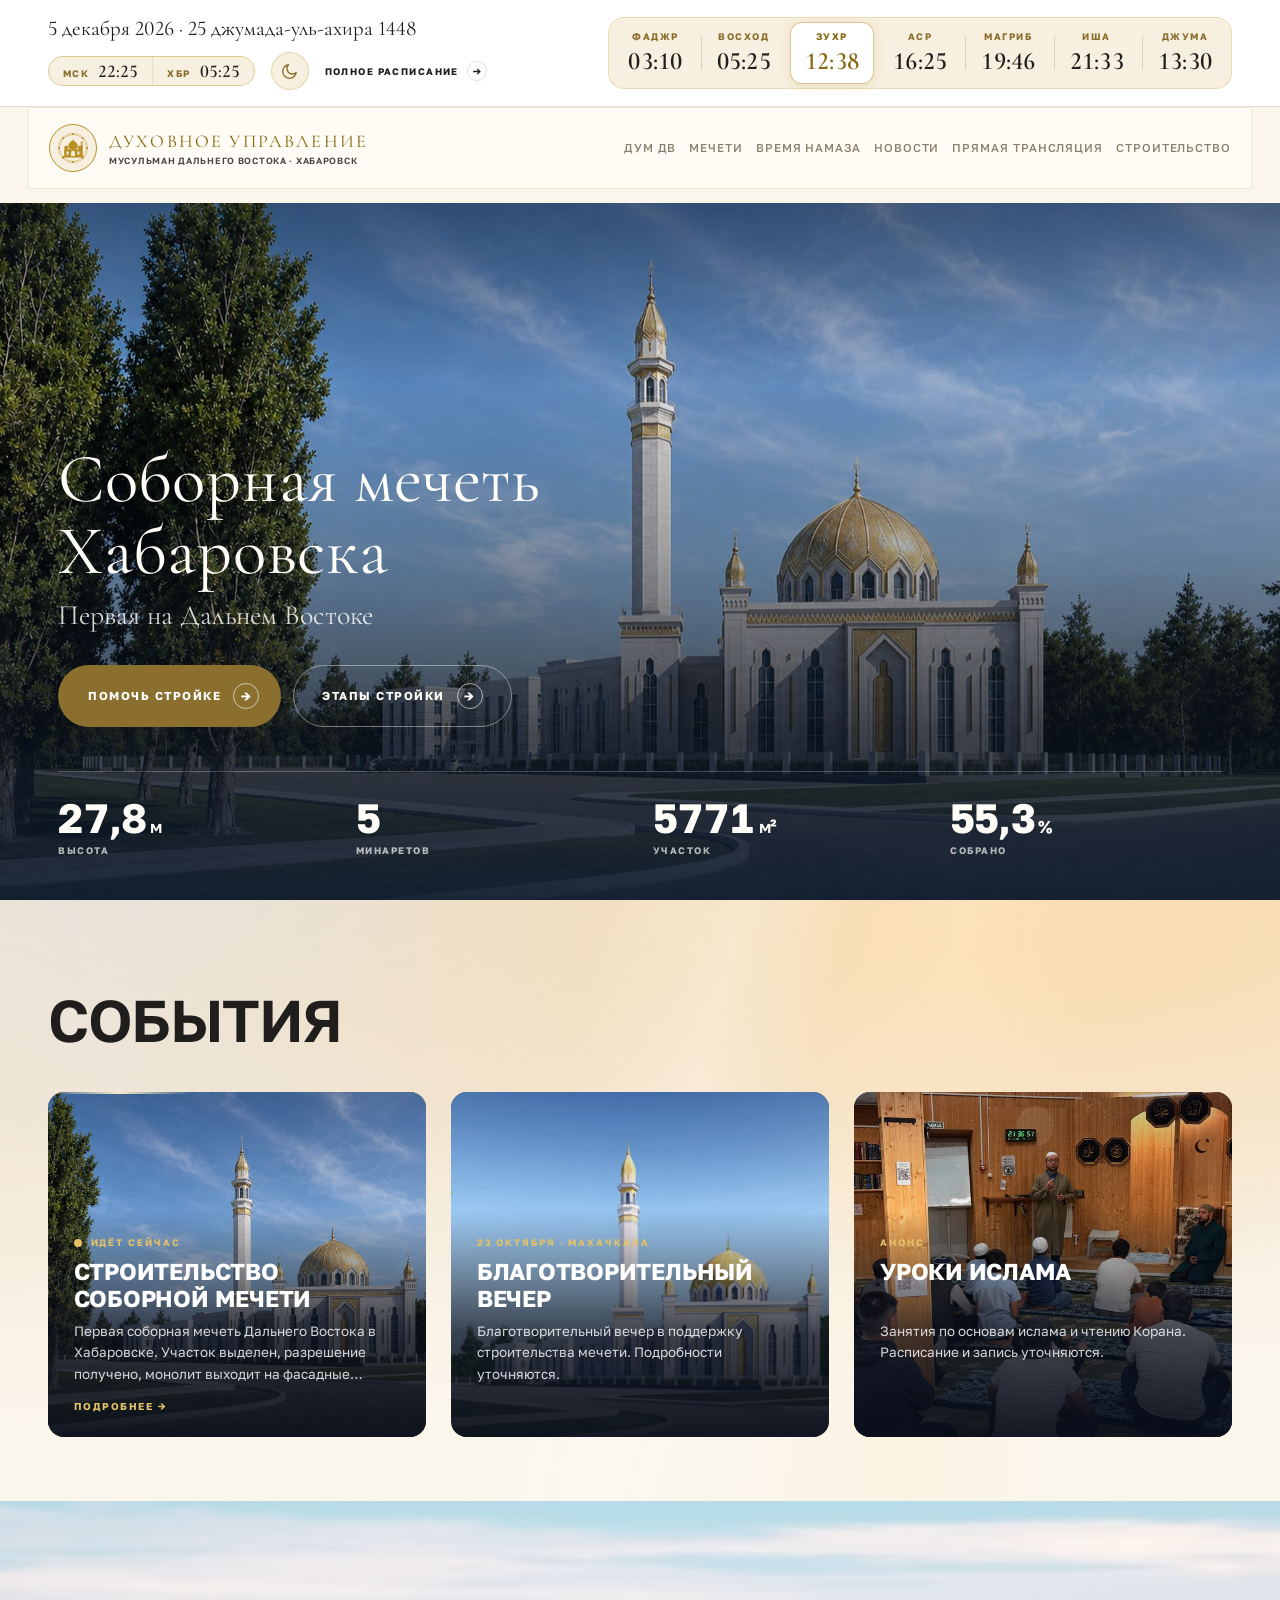
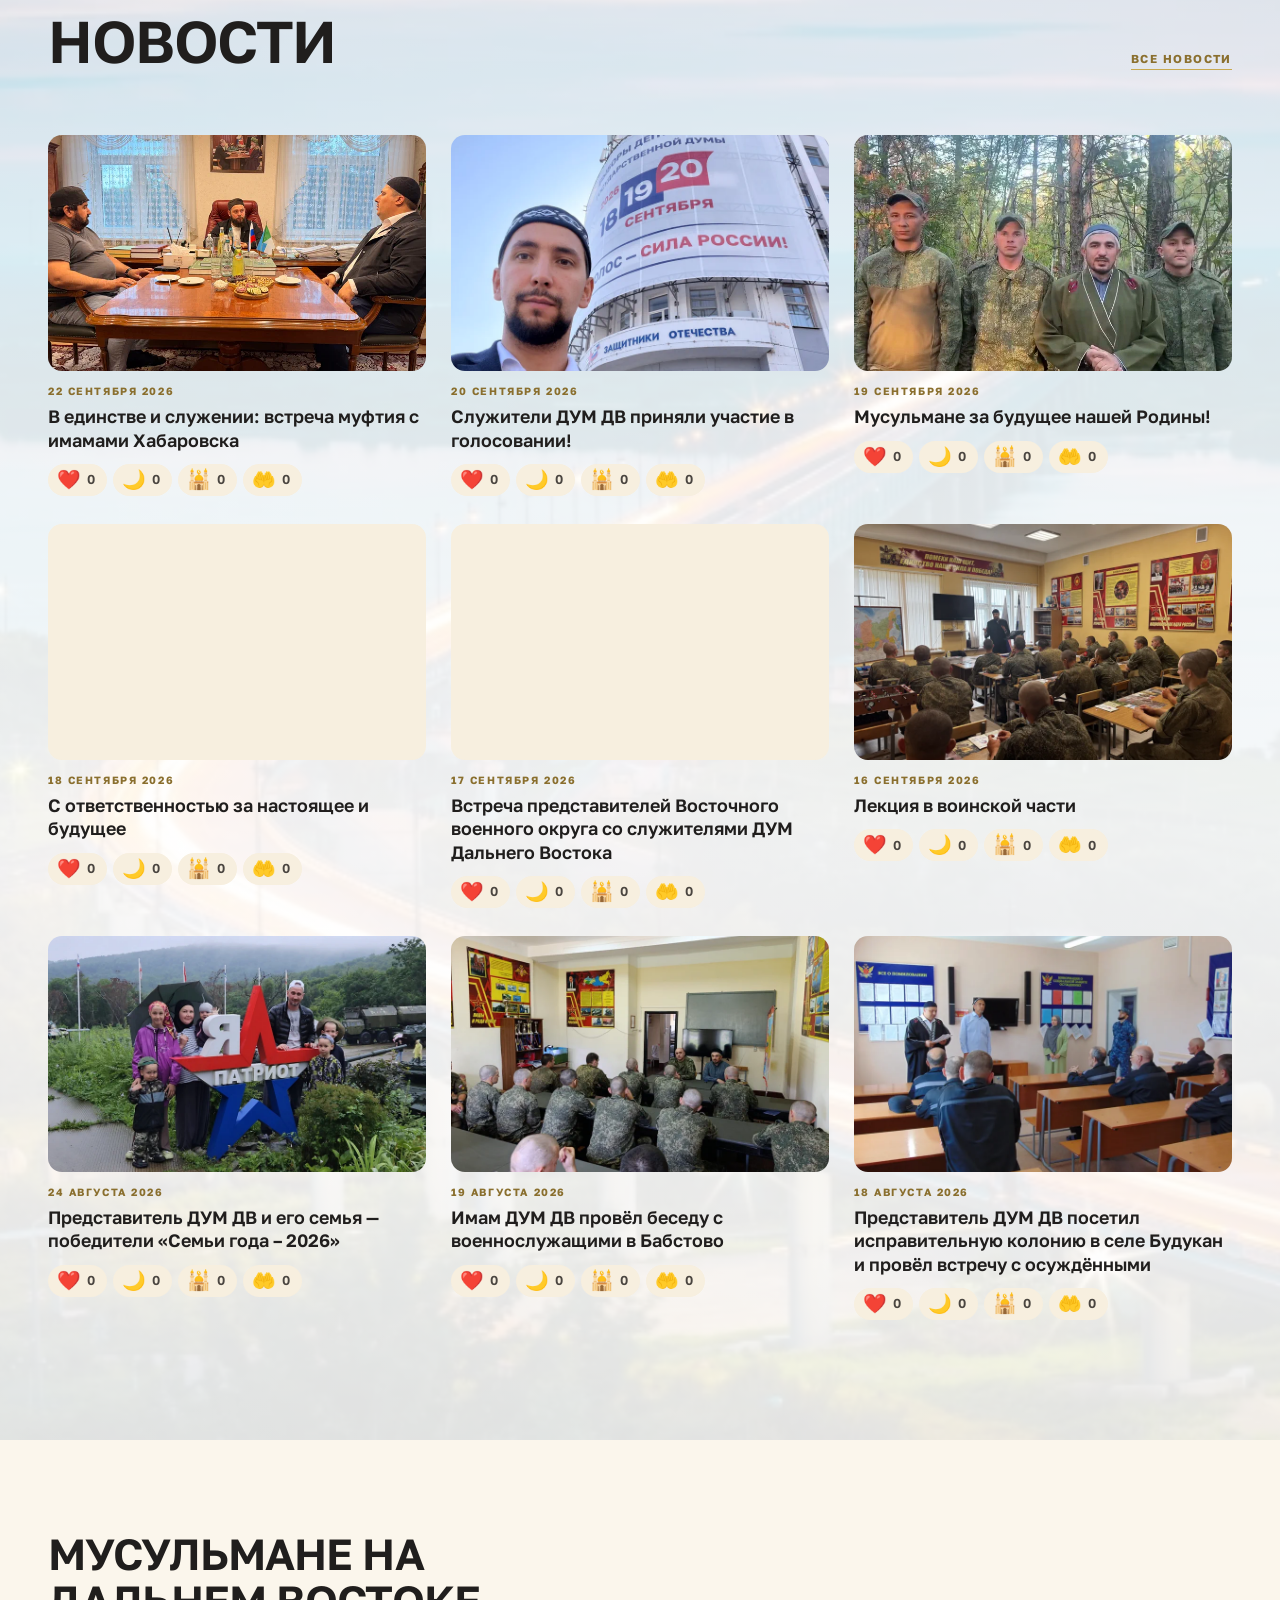
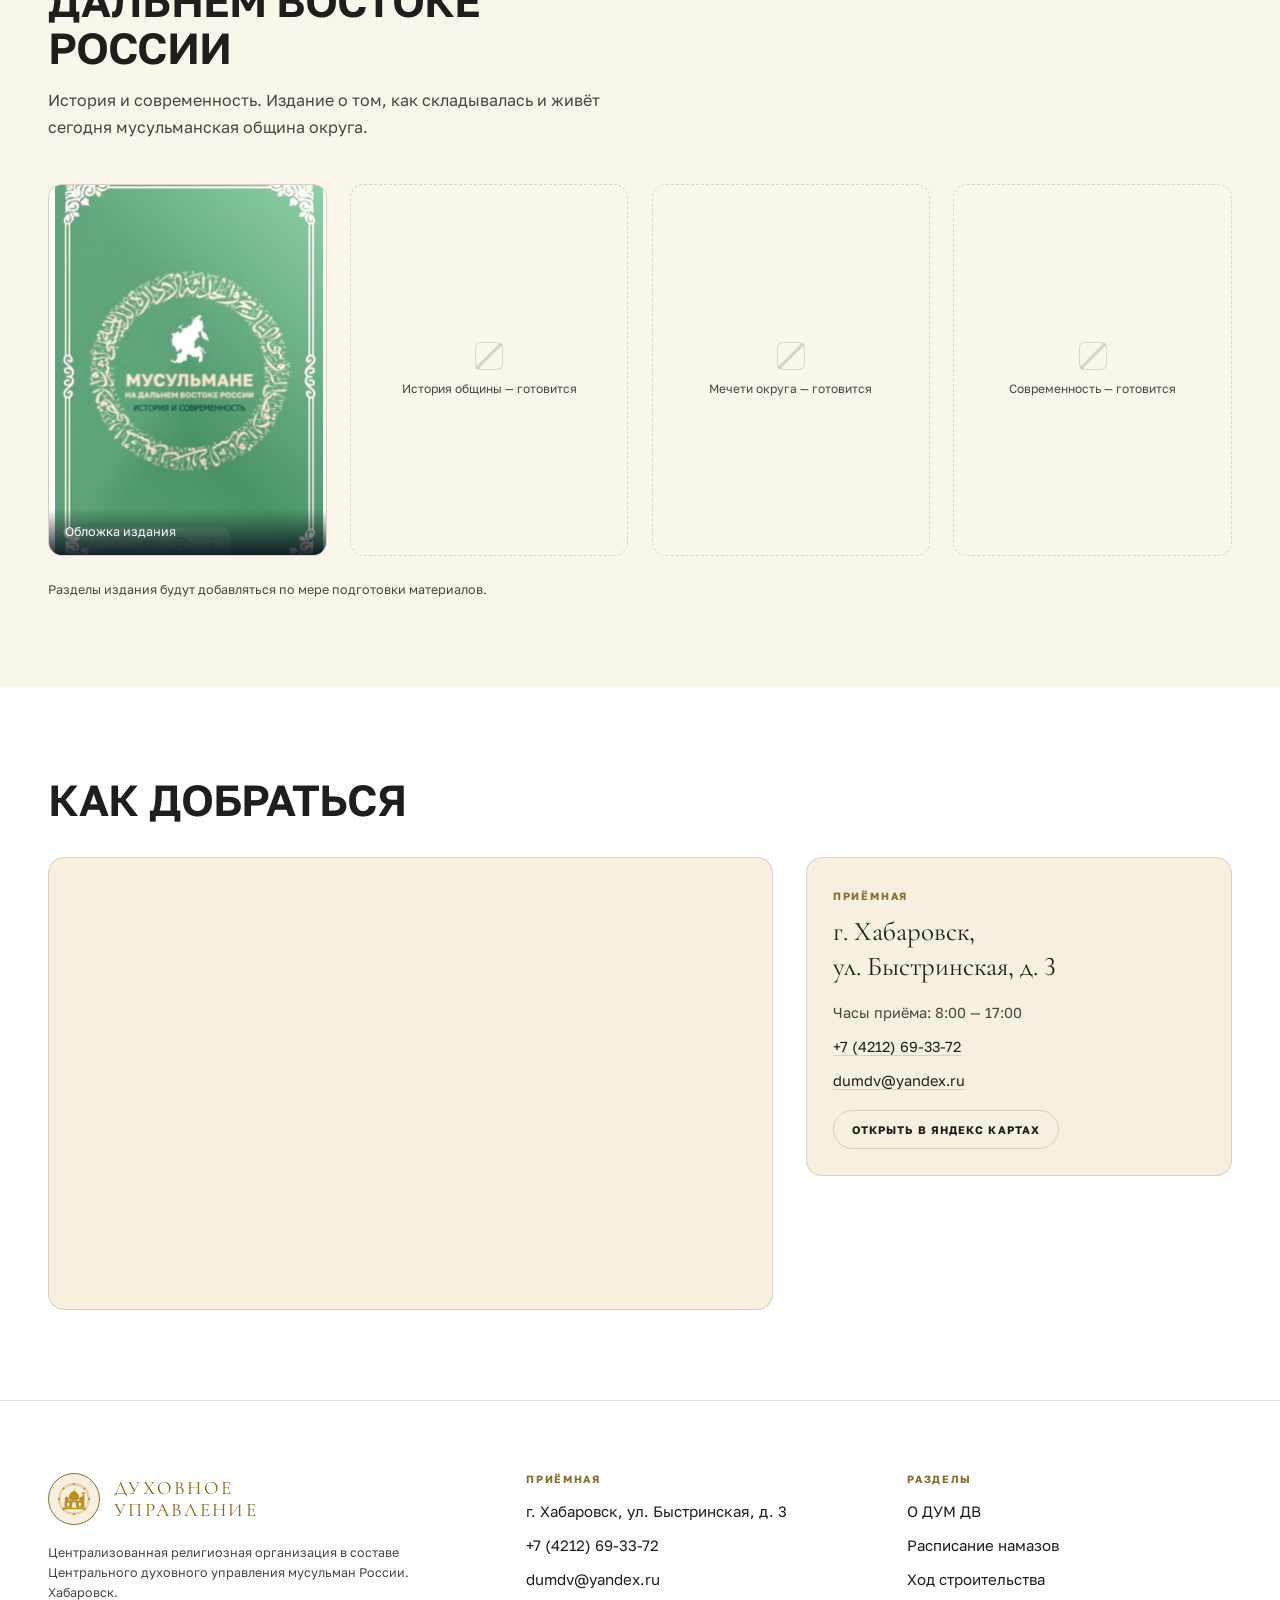
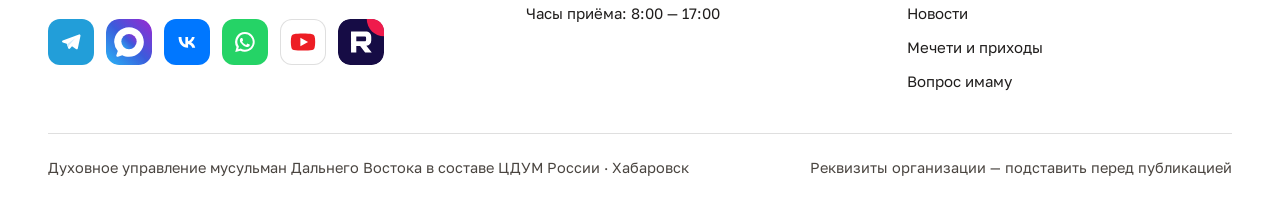
<file: index.html>
<!DOCTYPE html>
<html lang="ru">
<head>
<meta charset="utf-8">
<meta name="viewport" content="width=device-width, initial-scale=1">
<title>Духовное управление мусульман Дальнего Востока — Хабаровск</title>
<link rel="preconnect" href="https://fonts.googleapis.com">
<link rel="preconnect" href="https://fonts.gstatic.com" crossorigin>
<link href="https://fonts.googleapis.com/css2?family=Cormorant+Garamond:wght@400;500;600&family=Golos+Text:wght@400;500;600;700&display=swap" rel="stylesheet">
<style>
*{box-sizing:border-box}
html{scroll-behavior:smooth}
body{margin:0;font-family:"Golos Text",system-ui,sans-serif;font-size:16px;background:#fbf6ec}
h1,h2,h3{font-family:"Cormorant Garamond",Georgia,serif;font-weight:400;margin:0}
a{color:#8a6f2e}
a:hover{color:#6f5822}
img{max-width:100%}
#night,#fsmenu{position:absolute;opacity:0;pointer-events:none}

.page{
  --pg:#fbf6ec;--srf:#ffffff;--pnl:#f7efdf;--tx:#201e1d;--mut:#4a4540;
  --brd:rgba(32,30,29,.14);--gold:#8a6f2e;--goldsoft:#c8a94f;--track:#e9dcc0;
  --strip:#ffffff;--heroimg:1;
  --veil:linear-gradient(100deg,rgba(251,246,236,.96) 0%,rgba(251,246,236,.84) 34%,rgba(251,246,236,.28) 64%,rgba(251,246,236,0) 100%);
  background:var(--pg);color:var(--tx);font-variant-numeric:lining-nums
}
#night:checked ~ .page{
  /* НОЧЬ — глубокая синева, тёплое золото, снимок остаётся читаемым */
  --pg:#0E1626;--srf:#17203200;--srf:#172032;--pnl:#131B2B;--tx:#F4EEDE;--mut:rgba(244,238,222,.74);
  --brd:rgba(244,238,222,.2);--gold:#E2C169;--goldsoft:#F0DCA3;--track:rgba(244,238,222,.18);
  --strip:#172032;--heroimg:1;
  --veil:linear-gradient(100deg,rgba(14,22,38,.95) 0%,rgba(14,22,38,.82) 34%,rgba(14,22,38,.42) 64%,rgba(14,22,38,.18) 100%)
}
/* небо со звёздами: ночью по выбору темы и ночью по хабаровскому времени */
#night:checked ~ .page .sky{display:block}
html.is-hero-night .sky{display:block}
#night:checked ~ .page .theme-day{display:none}
.theme-night{display:none}
#night:checked ~ .page .theme-night{display:inline}
#night:checked ~ .page .clocks{background:rgba(255,255,255,.14);border-color:rgba(226,193,105,.3)}
#night:checked ~ .page .clock{background:#161a23}
#night:checked ~ .page .prayers{background:rgba(255,255,255,.05)}
#night:checked ~ .page .prayer.is-next{background:rgba(226,193,105,.16);border-color:rgba(226,193,105,.5)}
#night:checked ~ .page .prayer.is-next .prayer-k,#night:checked ~ .page .prayer.is-next .prayer-v{color:#E2C169}
#night:checked ~ .page .hdr-in{background:rgba(25,29,40,.86);border-color:rgba(226,193,105,.22)}
#night:checked ~ .page .hdr.stuck .hdr-in{background:#191d28}
#night:checked ~ .page .hdr-nav a{color:rgba(243,236,221,.62)}
#night:checked ~ .page .hdr-nav a:hover,#night:checked ~ .page .hdr-nav a.active{color:#f3ecdd}
#night:checked ~ .page .hdr-nav a.active::after{background:#E2C169}
#night:checked ~ .page .hdr-link{color:#f3ecdd}
#night:checked ~ .page .dots i{background:#f3ecdd}
#night:checked ~ .page .fs{background:#12141c}
#night:checked ~ .page .hero .panel{box-shadow:0 18px 44px rgba(0,0,0,.4)}
#night:checked ~ .page .news-title{color:#E2C169}
#night:checked ~ .page .theme-toggle{background:rgba(255,255,255,.07);border-color:rgba(226,193,105,.32)}
#night:checked ~ .page .theme-toggle:hover{border-color:#E2C169;color:#E2C169}
#night:checked ~ .page .live-frame{box-shadow:0 18px 44px rgba(0,0,0,.4)}




.wrap{max-width:1240px;margin:0 auto;padding:0 28px}
.kicker{font-size:10.5px;font-weight:700;letter-spacing:.17em;text-transform:uppercase;color:var(--gold)}

/* строка намазов — единственный светло-зелёный элемент */
.strip{background:var(--strip);border-bottom:1px solid var(--brd)}
.strip-in{display:flex;align-items:center;gap:28px;flex-wrap:wrap;padding:16px 28px;max-width:1240px;margin:0 auto}
.strip-left{margin-right:auto;display:flex;flex-direction:column;gap:11px}
.strip-row{display:flex;align-items:center;gap:16px;flex-wrap:wrap}
.date{font-family:"Cormorant Garamond",Georgia,serif;font-size:21px;color:var(--tx);font-variant-numeric:lining-nums}
/* часы: Москва и Хабаровск, одной сдвоенной плашкой в стиле джумы */
.clocks{display:inline-flex;align-items:stretch;gap:1px;border-radius:999px;overflow:hidden;background:rgba(185,143,34,.28);border:1px solid rgba(185,143,34,.28)}
.clock{display:inline-flex;align-items:baseline;gap:9px;padding:5px 14px;background:var(--pnl)}
.clock-k{font-size:9.5px;font-weight:700;letter-spacing:.15em;text-transform:uppercase;color:var(--gold)}
.clock-v{font-family:"Cormorant Garamond",Georgia,serif;font-size:18px;font-weight:600;line-height:1;font-variant-numeric:lining-nums tabular-nums;color:var(--tx)}
/* двоеточие мигает раз в секунду — видно, что время живое */
.clock-v .sep{font-style:normal;animation:tick 1s step-end infinite}
@keyframes tick{0%,49%{opacity:1}50%,100%{opacity:.25}}
.strip-link{display:inline-flex;align-items:center;gap:8px;font-size:9.5px;font-weight:700;letter-spacing:.15em;text-transform:uppercase;color:var(--tx);text-decoration:none}
.strip-link .arr{display:inline-grid;place-items:center;width:20px;height:20px;flex:none;border-radius:50%;border:1px solid var(--brd);transition:background .2s ease,border-color .2s ease}
.strip-link .arr svg{display:block;width:9px;height:9px;fill:none;stroke:currentColor;stroke-width:1.8}
.strip-link:hover{color:var(--gold)}
.strip-link:hover .arr{background:var(--gold);border-color:var(--gold);color:#fff}
.strip-link:hover .arr svg{stroke:#fff}
/* времена намазов */
.prayers{display:flex;gap:4px;flex-wrap:wrap;align-items:stretch;padding:4px;border-radius:16px;background:var(--pnl);border:1px solid rgba(185,143,34,.2)}
.prayer{position:relative;display:flex;flex-direction:column;align-items:center;justify-content:center;gap:7px;min-width:78px;padding:9px 14px;border-radius:12px;border:1px solid transparent;transition:background .25s ease,border-color .25s ease}
.prayer + .prayer::before{content:"";position:absolute;left:-2px;top:22%;bottom:22%;width:1px;background:var(--brd)}
.prayer.is-next{background:var(--srf);border-color:rgba(185,143,34,.5);box-shadow:0 3px 12px rgba(185,143,34,.16)}
.prayer.is-next::before,.prayer.is-next + .prayer::before{opacity:0}
.prayer.is-next .prayer-k,.prayer.is-next .prayer-v{color:#87680F}
.prayer-k{font-size:9.5px;font-weight:700;letter-spacing:.16em;text-transform:uppercase;color:var(--gold);line-height:1}
.prayer-v{font-family:"Cormorant Garamond",Georgia,serif;font-size:25px;font-weight:600;line-height:1;font-variant-numeric:lining-nums tabular-nums;letter-spacing:.01em;color:var(--tx)}
@media (max-width:900px){
  .strip-in{gap:18px}
  .prayer{min-width:0;padding:8px 10px}
  .prayer-v{font-size:21px}
}

/* шапка */
.hdr{position:sticky;top:18px;z-index:50;padding:0 28px;transition:top .25s ease,padding .25s ease}
.hdr-in{position:relative;max-width:1240px;margin:0 auto;display:flex;align-items:center;gap:16px;flex-wrap:nowrap;white-space:nowrap;padding:16px 20px;background:rgba(255,253,247,.86);backdrop-filter:blur(10px);border:1px solid rgba(185,143,34,.18);transition:background .25s ease,box-shadow .25s ease,padding .25s ease,max-width .25s ease}
.hdr.stuck{top:12px}
.hdr.stuck .hdr-in{background:#fff;box-shadow:0 14px 34px rgba(32,30,29,.14)}
.brand{display:flex;align-items:center;gap:12px;text-decoration:none;color:inherit;margin-right:auto;flex:none}
.brand-badge{width:48px;height:48px;flex:none;border-radius:50%;background:var(--pnl);border:1.5px solid #B98F22;display:grid;place-items:center}
.mark{width:30px;height:30px;fill:#B98F22}
.mark .cut{fill:var(--pnl)}
.brand-name{font-family:"Cormorant Garamond",Georgia,serif;font-size:18px;letter-spacing:.12em;text-transform:uppercase;color:#87680F;line-height:1}
.brand-sub{font-size:9px;font-weight:600;letter-spacing:.08em;text-transform:uppercase;color:var(--mut);margin-top:4px;display:block}
.hdr-nav{display:flex;align-items:center;gap:13px;flex-wrap:nowrap;align-self:stretch}
.hdr-nav a{position:relative;display:flex;align-items:center;font-size:11.5px;font-weight:500;letter-spacing:.08em;text-transform:uppercase;color:#8a7f6a;text-decoration:none}
.hdr-nav a:hover{color:#43340D}
.hdr-nav a.active{color:#201e1d}
.hdr-nav a.active::after{content:"";position:absolute;left:-2px;right:-2px;bottom:-20px;height:2px;background:#87680F}
.hdr.stuck .hdr-nav a.active::after{bottom:-16px}
.hdr-right{display:flex;align-items:center;gap:12px;flex-wrap:nowrap;flex:none}
.hdr-link{display:inline-flex;align-items:center;gap:7px;font-size:11.5px;font-weight:500;letter-spacing:.08em;text-transform:uppercase;color:#43340D;text-decoration:none;cursor:pointer}
.hdr-link:hover{color:#87680F}
.badge{width:24px;height:24px;border-radius:50%;background:#E2C169;color:#43340D;font-family:"Cormorant Garamond",Georgia,serif;font-size:14px;font-weight:600;display:grid;place-items:center;font-variant-numeric:lining-nums tabular-nums}
.dots{display:inline-flex;align-items:center;gap:4px}
.dots i{width:5px;height:5px;border-radius:50%;background:#43340D;display:block}
.dots.close i:first-child{transform:rotate(45deg)}
.hdr-cta{padding:12px 14px 12px 18px;font-size:10.5px;letter-spacing:.08em;background:#B98F22}
.hdr-cta .arrow{width:22px;height:22px;font-size:12px}
.hdr-cta:hover{background:#87680F;color:#fff}

/* полноэкранное меню */
.fs{display:none;position:fixed;inset:0;z-index:60;background:#FFFDF7;overflow:auto}
#fsmenu:checked ~ .page .fs{display:block}
.fs-in{max-width:1240px;margin:0 auto;padding:34px 28px 80px}
.fs-top{display:flex;align-items:center;justify-content:space-between;gap:24px;padding-bottom:34px;border-bottom:1px solid var(--brd)}
.fs-grid{display:grid;grid-template-columns:1fr 1fr;gap:64px;margin-top:56px}
.fs-col h4{font-size:10.5px;font-weight:700;letter-spacing:.16em;text-transform:uppercase;color:#B98F22;margin:0 0 22px}
.fs-col a{display:block;font-family:"Cormorant Garamond",Georgia,serif;font-size:34px;line-height:1.35;color:var(--tx);text-decoration:none}
.fs-col a:hover{color:#87680F}

/* герой */
/* шапка стоит над рендером, а не поверх него */
.hero{position:relative;overflow:hidden;background:var(--pg);margin-top:14px}
.hero-img{position:absolute;inset:0;width:100%;height:100%;object-fit:cover;object-position:55% 50%;opacity:var(--heroimg)}
/* медленный наезд на рендер — как на странице стройки */
.hero-img,.hero-night-img{animation:heroCreep 11s cubic-bezier(.26,.6,.3,1) forwards}
@keyframes heroCreep{from{transform:scale(1.005)}to{transform:scale(1.085)}}
/* «Окно в Хабаровск»: баннер темнеет от магриба до восхода по времени
   Хабаровска. Слой лежит ПОД вуалью — слева вуаль его перекрывает, и
   тёмный текст на светлом остаётся читаемым, а справа видно ночь.
   Тема сайта тут ни при чём, страница всегда светлая. */
.hero-night{position:absolute;inset:0;pointer-events:none;opacity:0;transition:opacity 2s ease}
html.is-hero-night .hero-night{opacity:1}
/* Временно. Заменить на ночной рендер: assets/hero-night.webp —
   как только файл появится, скрипт добавит .has-img и имитация погаснет. */
.hero-night-tint{position:absolute;inset:0;background:linear-gradient(to bottom,rgba(8,13,30,.88) 0%,rgba(10,16,34,.8) 34%,rgba(14,21,40,.66) 66%,rgba(17,25,44,.54) 100%)}
.hero-stars{position:absolute;left:0;right:0;top:0;height:44%;background-repeat:no-repeat;background-image:
  radial-gradient(1.6px 1.6px at 14% 26%,rgba(255,255,255,.5),transparent 62%),
  radial-gradient(1.3px 1.3px at 29% 14%,rgba(255,255,255,.38),transparent 62%),
  radial-gradient(1.5px 1.5px at 47% 33%,rgba(255,255,255,.3),transparent 62%),
  radial-gradient(1.2px 1.2px at 63% 11%,rgba(255,255,255,.42),transparent 62%),
  radial-gradient(1.7px 1.7px at 78% 24%,rgba(255,255,255,.34),transparent 62%),
  radial-gradient(1.3px 1.3px at 90% 38%,rgba(255,255,255,.28),transparent 62%)}
.hero-night-img{position:absolute;inset:0;width:100%;height:100%;object-fit:cover;object-position:inherit}
.hero-night:not(.has-img) .hero-night-img{display:none}
.hero-night.has-img .hero-night-tint,.hero-night.has-img .hero-stars{display:none}
.sky{display:none;position:absolute;inset:0;pointer-events:none}
/* мягкий свет от луны по небу */
.sky::after{content:"";position:absolute;right:0;top:0;width:min(680px,72%);height:min(540px,62%);pointer-events:none;background:radial-gradient(circle at 76% 22%,rgba(243,230,192,.22),rgba(243,230,192,.08) 40%,transparent 68%)}
.moon{position:absolute;right:120px;top:70px;width:96px;height:96px;border-radius:50%;
  background:
    radial-gradient(circle at 30% 64%,rgba(188,198,220,.34),transparent 30%),
    radial-gradient(circle at 56% 28%,rgba(188,198,220,.28),transparent 22%),
    radial-gradient(circle at 44% 46%,rgba(196,206,226,.24),transparent 17%),
    radial-gradient(circle at 24% 34%,rgba(255,255,255,.5),transparent 46%),
    linear-gradient(148deg,#FFFDF4 0%,#F4F0E2 58%,#E4E2D6 100%);
  /* серп: вырезаем смещённый круг, край остаётся мягким */
  -webkit-mask:radial-gradient(circle at 78% 24%,transparent 0 46%,#000 47.5%);
  mask:radial-gradient(circle at 78% 24%,transparent 0 46%,#000 47.5%);
  filter:drop-shadow(0 0 26px rgba(228,238,255,.6)) drop-shadow(0 0 70px rgba(188,212,255,.38))}
.star{position:absolute;width:4px;height:4px;border-radius:50%;background:#fff;box-shadow:0 0 6px 1px rgba(255,255,255,.5);animation:twinkle 3.4s ease-in-out infinite}
/* крестообразные лучи от звезды вместо круглого зарева */
.star::before,.star::after{content:"";position:absolute;left:50%;top:50%;transform:translate(-50%,-50%);pointer-events:none}
.star::before{width:26px;height:1.5px;background:linear-gradient(90deg,transparent,rgba(255,255,255,.75) 50%,transparent)}
.star::after{width:1.5px;height:26px;background:linear-gradient(180deg,transparent,rgba(255,255,255,.75) 50%,transparent)}
@keyframes twinkle{0%,100%{opacity:.5}50%{opacity:1}}
/* ночью мечеть стоит в лунном свете — без солнечных бликов */
.sky::before{content:"";position:absolute;inset:0;pointer-events:none;
  background:radial-gradient(ellipse 54% 48% at 62% 56%,rgba(154,186,232,.18),transparent 72%),
             radial-gradient(ellipse 62% 38% at 78% 6%,rgba(176,203,246,.2),transparent 74%)}
.sky::after{background:radial-gradient(circle at 76% 22%,rgba(206,222,250,.26),rgba(206,222,250,.1) 42%,transparent 72%)}
/* звёзды мелкие и мерцают вразнобой */
.star{width:3px;height:3px;background:#fff;box-shadow:0 0 5px 1px rgba(255,255,255,.6);
  animation:twinkle 3.1s ease-in-out infinite}
.star::before{width:18px;height:1.2px;
  background:linear-gradient(90deg,transparent,rgba(238,245,255,.8) 50%,transparent)}
.star::after{width:1.2px;height:18px;
  background:linear-gradient(180deg,transparent,rgba(238,245,255,.8) 50%,transparent)}
.star:nth-child(3n){width:2px;height:2px;animation-duration:2.3s}
.star:nth-child(3n)::before{width:13px}
.star:nth-child(3n)::after{height:13px}
.star:nth-child(4n){width:4px;height:4px;animation-duration:4.4s}
.star:nth-child(4n)::before{width:24px}
.star:nth-child(4n)::after{height:24px}
.star:nth-child(5n){animation-duration:5.2s}
@keyframes twinkle{0%,100%{opacity:.28}50%{opacity:1}}

/* ночной снимок: гасим дневной свет и уводим кадр в синеву */
#night:checked ~ .page .hero,#night:checked ~ .page .bh{background:#070C18}
#night:checked ~ .page .hero-img,
#night:checked ~ .page .bh-shot img{filter:brightness(.44) contrast(1.08) saturate(.52)}
#night:checked ~ .page .hero-veil{background:linear-gradient(to bottom,
  rgba(7,13,26,.5) 0%,rgba(7,13,26,.28) 30%,rgba(7,13,26,.5) 62%,rgba(8,15,30,.88) 100%)}
#night:checked ~ .page .bh-veil{background:linear-gradient(to bottom,
  rgba(7,13,26,.52) 0%,rgba(7,13,26,.3) 28%,rgba(7,13,26,.5) 58%,rgba(8,15,30,.9) 100%)}
.hero-night-tint{background:linear-gradient(to bottom,rgba(8,13,30,.72) 0%,rgba(10,16,34,.6) 34%,
  rgba(14,21,40,.5) 66%,rgba(17,25,44,.62) 100%)}
.hero .panel{box-shadow:0 18px 44px rgba(32,30,29,.14)}
.hero h1{font-size:clamp(44px,7vw,92px);line-height:1.03;letter-spacing:.02em;text-transform:uppercase;max-width:12ch;color:var(--tx)}
.hero p{font-family:"Cormorant Garamond",Georgia,serif;font-size:26px;line-height:1.5;max-width:34ch;color:var(--mut);margin:32px 0 38px}
.btns{display:flex;gap:14px;flex-wrap:wrap}
.btn{display:inline-flex;align-items:center;gap:12px;border-radius:999px;padding:17px 22px 17px 30px;font-size:11.5px;font-weight:700;letter-spacing:.13em;text-transform:uppercase;text-decoration:none}
.btn-primary{background:var(--gold);color:#fff}
.btn-primary:hover{opacity:.88;color:#fff}
.btn-ghost{border:1px solid var(--brd);color:var(--gold);padding:17px 28px}
.btn-ghost:hover{background:var(--pnl)}
.arrow{width:26px;height:26px;border:1.5px solid rgba(255,255,255,.6);border-radius:50%;display:grid;place-items:center;font-size:13px}

/* первый экран: светлый текст на затемнённом рендере, цифры по низу */
.hero{min-height:86svh;display:flex;flex-direction:column;justify-content:flex-end;color:#FFFDF8}
.hero-veil{position:absolute;inset:0;background:linear-gradient(to bottom,
  rgba(10,18,30,.46) 0%,rgba(10,18,30,.1) 26%,rgba(10,18,30,.34) 50%,
  rgba(10,18,30,.74) 76%,rgba(14,28,47,.94) 100%)}
.hero-in{position:relative;width:100%;max-width:1240px;margin:0 auto;
  padding:clamp(104px,12vw,170px) clamp(20px,3vw,52px) clamp(26px,3.4vw,44px)}
.hero h1{font-size:clamp(34px,5.4vw,74px);line-height:1.04;letter-spacing:.01em;
  text-transform:none;max-width:16ch;color:#FFFDF8;margin:0}
.hero .hero-sub{font-family:"Cormorant Garamond",Georgia,serif;font-size:clamp(18px,2.2vw,28px);
  line-height:1.25;color:rgba(255,253,248,.84);margin:10px 0 0;max-width:none}
.hero-btns{display:flex;flex-wrap:wrap;gap:12px;margin-top:clamp(22px,3vw,32px)}
.hero-btns .btn-ghost{border-color:rgba(255,253,248,.42);color:#FFFDF8}
.hero-btns .btn-ghost:hover{border-color:#FFFDF8;background:rgba(255,253,248,.1)}
.hero-figs{display:grid;grid-template-columns:repeat(4,1fr);gap:clamp(10px,2vw,26px);
  margin-top:clamp(26px,3.6vw,44px);padding-top:clamp(18px,2.4vw,26px);
  border-top:1px solid rgba(255,253,248,.22)}
.hero-v{font-size:clamp(22px,3.2vw,42px);font-weight:700;line-height:1;letter-spacing:-.02em;
  font-variant-numeric:lining-nums tabular-nums}
.hero-v small{font-size:.42em;font-weight:600;margin-left:.2em}
.hero-k{margin-top:7px;font-size:9.5px;font-weight:700;letter-spacing:.16em;text-transform:uppercase;
  color:rgba(255,253,248,.68)}
@media (max-width:680px){.hero-figs{grid-template-columns:1fr 1fr;row-gap:20px}}

/* ── издание о мусульманах Дальнего Востока ────────────────────── */
.bk{background:var(--pg);padding:clamp(56px,7vw,100px) 0}
.bk h2{font-family:"Golos Text",system-ui,sans-serif;font-weight:600;
  font-size:clamp(26px,3.4vw,44px);line-height:1.08;letter-spacing:-.02em;
  text-transform:uppercase;color:var(--tx);margin:0;max-width:20ch}
.bk-sub{margin:16px 0 0;max-width:60ch;font-size:16px;line-height:1.7;color:var(--mut)}
.bk-row{display:grid;grid-template-columns:repeat(4,minmax(0,1fr));gap:clamp(14px,1.8vw,24px);
  margin-top:clamp(26px,3.4vw,44px)}
@media (max-width:980px){.bk-row{grid-template-columns:repeat(2,minmax(0,1fr))}}
@media (max-width:520px){.bk-row{grid-template-columns:1fr}}
.bk-item{position:relative;display:block;border-radius:14px;overflow:hidden;
  background:var(--pnl);border:1px solid var(--brd);aspect-ratio:3/4;
  transition:transform .3s ease,box-shadow .3s ease}
.bk-item img{width:100%;height:100%;object-fit:cover;display:block}
.bk-item:hover{transform:translateY(-4px);box-shadow:0 18px 38px rgba(32,30,29,.18)}
.bk-cap{position:absolute;left:0;right:0;bottom:0;padding:14px 16px;color:#fff;font-size:12.5px;
  line-height:1.45;background:linear-gradient(to top,rgba(8,14,26,.88),rgba(8,14,26,0))}
/* место под снимок, которого ещё нет */
.bk-item.is-soon{display:grid;place-items:center;text-align:center;background:transparent;
  border:1px dashed var(--brd);box-shadow:none}
.bk-item.is-soon:hover{transform:none;box-shadow:none}
.bk-soon{padding:18px;font-size:12px;line-height:1.5;color:var(--mut)}
.bk-soon::before{content:"";display:block;width:26px;height:26px;margin:0 auto 10px;border-radius:6px;
  border:1px solid var(--brd);
  background:linear-gradient(135deg,transparent 46%,var(--brd) 46%,var(--brd) 54%,transparent 54%)}
.bk-note{margin:clamp(18px,2.2vw,26px) 0 0;font-size:12.5px;color:var(--mut)}

/* ── как добраться ─────────────────────────────────────────────── */
.map{background:var(--srf);padding:clamp(56px,7vw,100px) 0}
.map h2{font-family:"Golos Text",system-ui,sans-serif;font-weight:600;
  font-size:clamp(26px,3.4vw,44px);line-height:1.08;letter-spacing:-.02em;
  text-transform:uppercase;color:var(--tx);margin:0}
.map-grid{display:grid;grid-template-columns:minmax(0,1.7fr) minmax(0,1fr);
  gap:clamp(20px,2.6vw,38px);align-items:start;margin-top:clamp(22px,2.8vw,34px)}
@media (max-width:860px){.map-grid{grid-template-columns:1fr}}
.map-frame{position:relative;aspect-ratio:16/10;border-radius:16px;overflow:hidden;
  border:1px solid var(--brd);background:var(--pnl)}
.map-frame iframe{position:absolute;inset:0;width:100%;height:100%;border:0}
.map-card{background:var(--pnl);border:1px solid var(--brd);border-radius:16px;
  padding:clamp(18px,2.2vw,26px)}
.map-k{font-size:10.5px;font-weight:700;letter-spacing:.17em;text-transform:uppercase;color:var(--gold)}
.map-a{margin:10px 0 0;font-family:"Cormorant Garamond",Georgia,serif;font-size:clamp(20px,2.2vw,27px);
  line-height:1.3;color:var(--tx)}
.map-list{list-style:none;margin:18px 0 0;padding:0;display:flex;flex-direction:column;gap:12px;
  font-size:14.5px;line-height:1.5;color:var(--mut)}
.map-list a{color:var(--tx);text-decoration:none;border-bottom:1px solid var(--brd)}
.map-list a:hover{color:var(--gold);border-color:var(--goldsoft)}
.map-go{display:inline-flex;align-items:center;gap:9px;margin-top:18px;padding:12px 18px;
  border-radius:999px;border:1px solid var(--brd);text-decoration:none;color:var(--tx);
  font-size:11px;font-weight:700;letter-spacing:.1em;text-transform:uppercase;
  transition:border-color .2s ease,background .2s ease,color .2s ease}
.map-go:hover{border-color:var(--gold);background:rgba(185,143,34,.1);color:var(--gold)}
@media (prefers-reduced-motion:reduce){.bk-item:hover{transform:none}}

/* о нас */
.about{background:var(--srf);padding:100px 0}
.about h2{font-size:clamp(32px,4vw,48px);line-height:1.12;color:var(--tx);margin:16px 0 22px;max-width:22ch}
.about-grid{display:grid;grid-template-columns:1.05fr 1fr;gap:64px;align-items:start}
.about .lead{margin-bottom:16px}
.about-facts{display:grid;grid-template-columns:1fr 1fr;gap:1px;background:var(--brd)}
.fact{background:var(--srf);padding:24px 22px}
.fact-k{font-size:10px;font-weight:700;letter-spacing:.14em;text-transform:uppercase;color:var(--gold)}
.fact-v{font-family:"Cormorant Garamond",Georgia,serif;font-size:22px;line-height:1.3;color:var(--tx);margin-top:8px}

/* стройка */
.build{background:var(--pnl);padding:100px 0 92px}
.build-grid{display:grid;grid-template-columns:1fr;gap:64px;align-items:start;margin-top:20px}
.build h2{font-size:clamp(34px,4vw,54px);line-height:1.12;color:var(--tx);margin-bottom:22px}
.lead{font-size:17px;line-height:1.75;color:var(--mut);max-width:52ch;margin:0}
.big-sum{font-family:"Cormorant Garamond",Georgia,serif;font-size:clamp(40px,5vw,64px);line-height:1;color:var(--gold);margin-top:40px;font-variant-numeric:lining-nums tabular-nums}
.sub{font-size:14px;color:var(--mut);margin-top:10px}
.rule{height:1px;background:var(--brd);margin:28px 0 20px;max-width:56ch}
.panel{background:var(--srf);border:1px solid var(--brd);border-radius:6px;padding:28px}
.panel-row{display:flex;justify-content:space-between;gap:16px;align-items:flex-end}
.panel-label{font-size:11px;font-weight:700;letter-spacing:.14em;text-transform:uppercase;color:var(--gold)}
.panel-num{font-family:"Cormorant Garamond",Georgia,serif;font-size:32px;line-height:1.1;margin-top:4px;color:var(--tx);white-space:nowrap;font-variant-numeric:lining-nums tabular-nums}
.panel-num-sm{font-size:26px}
.track{height:10px;border-radius:999px;background:var(--track);overflow:hidden}
.bar{height:100%;background:var(--gold)}
.panel .track{height:12px;margin-top:16px}
.meta-row{display:flex;justify-content:space-between;font-size:12px;color:var(--mut);margin-top:8px}
.goal{background:var(--pnl);border-radius:6px;padding:20px;margin-top:20px}
.goal .track{margin-top:10px;height:10px}
.goal .bar{background:var(--goldsoft)}
.amounts{display:grid;grid-template-columns:repeat(4,1fr);gap:8px;margin-top:12px}
.amount{border:1px solid var(--brd);border-radius:999px;padding:7px 4px;text-align:center;font-family:"Cormorant Garamond",Georgia,serif;font-size:15px;font-weight:600;color:var(--tx);font-variant-numeric:lining-nums tabular-nums}
.amount.on{background:var(--gold);border-color:var(--gold);color:#fff}
.panel .btn{width:100%;justify-content:center;margin-top:20px;padding:18px}
.fine{font-size:12px;line-height:1.6;color:var(--mut);margin-top:14px}

.stages{margin-top:72px;display:flex;flex-direction:column;gap:12px}
.stage{display:grid;grid-template-columns:96px 1fr 300px;gap:28px;align-items:center;background:var(--srf);border:1px solid var(--brd);border-left:5px solid var(--brd);border-radius:4px;padding:24px 28px}
.stage.active{border-color:var(--gold);border-left-color:var(--gold);background:rgba(200,169,79,.12)}
.stage-num{display:flex;flex-direction:column;gap:6px}
.stage-num .num{font-family:"Cormorant Garamond",Georgia,serif;font-size:38px;line-height:1;color:var(--mut)}
.stage.done .num{color:var(--tx)}
.stage.active .num{color:var(--gold)}
.stage-num .status{font-size:9.5px;font-weight:700;letter-spacing:.14em;text-transform:uppercase;color:var(--mut)}
.stage.active .status{color:var(--gold)}
.stage-title{font-family:"Cormorant Garamond",Georgia,serif;font-size:26px;line-height:1.25;color:var(--tx)}
.stage-money-row{display:flex;justify-content:space-between;align-items:baseline;gap:12px;margin-bottom:10px}
.stage-money .sum{font-family:"Cormorant Garamond",Georgia,serif;font-size:18px;font-weight:600;color:var(--tx);font-variant-numeric:lining-nums tabular-nums}
.stage-money .pct{font-family:"Cormorant Garamond",Georgia,serif;font-size:17px;font-weight:600;color:var(--mut);font-variant-numeric:lining-nums tabular-nums}
.stage.active .pct{color:var(--gold)}
.stage.done .bar{background:var(--goldsoft)}
.stage.next .bar{background:transparent}

/* новости */
/* снимок моста через Амур на всю полосу; поверх — вуаль, иначе текст не прочесть */
.news{position:relative;isolation:isolate;padding:110px 0 120px;background:var(--srf)}
.news::before{content:"";position:absolute;inset:0;z-index:-2;
  background:url("img/habarovsk-most.webp") center/cover no-repeat}
.news::after{content:"";position:absolute;inset:0;z-index:-1;
  background:linear-gradient(180deg,rgba(255,255,255,.72) 0%,rgba(255,255,255,.86) 26%,
    rgba(255,255,255,.93) 62%,rgba(255,255,255,.88) 100%)}
#night:checked ~ .page .news::after{
  background:linear-gradient(180deg,rgba(14,22,38,.7) 0%,rgba(14,22,38,.88) 26%,
    rgba(14,22,38,.94) 62%,rgba(14,22,38,.9) 100%)}
@media (max-width:760px){.news::before{background-position:62% center}}
.head-row{display:flex;align-items:baseline;justify-content:space-between;gap:24px;margin:0 0 64px}
.head-row h2{font-family:"Golos Text",system-ui,sans-serif;font-weight:600;
  font-size:clamp(30px,4.6vw,60px);line-height:1.02;letter-spacing:-.025em;text-transform:uppercase;color:var(--tx)}
.more{font-size:11.5px;font-weight:700;letter-spacing:.13em;text-transform:uppercase;text-decoration:none;color:var(--gold);border-bottom:1px solid var(--goldsoft);padding-bottom:3px}
/* новости — воздушная сетка в духе Montfort: тонкий заголовок, сноска-дата, ссылка без засечек */
.news .head-row h2{color:var(--tx)}
.news-grid{display:grid;grid-template-columns:repeat(3,1fr);gap:72px 44px}
.news-card{display:block;text-decoration:none;color:inherit}
.news-photo{aspect-ratio:3/2;border-radius:4px;background:var(--pnl);border:1px solid var(--brd);display:grid;place-items:center;overflow:hidden;transition:filter .3s ease}
.news-photo img{width:100%;height:100%;object-fit:cover;display:block}
.news-card:hover .news-photo{filter:brightness(1.04)}
.news-photo .slot-label{font-size:10px;font-weight:600;letter-spacing:.16em;text-transform:uppercase;color:var(--mut);opacity:.75}
.news-date{font-size:12.5px;font-weight:400;letter-spacing:.01em;color:var(--mut);margin-top:26px}
.news-title{font-family:"Golos Text",system-ui,sans-serif;font-size:19px;font-weight:400;line-height:1.55;letter-spacing:.005em;color:#87680F;margin-top:12px;transition:color .2s ease}
.news-card:hover .news-title{color:var(--tx)}

/* приходы */
.regions{background:var(--pg);padding:100px 0}
.regions-grid{display:grid;grid-template-columns:repeat(4,1fr);gap:1px;background:var(--brd)}
.region{background:var(--pg);padding:30px 26px;min-width:0}
.region-name{font-family:"Cormorant Garamond",Georgia,serif;font-size:26px;line-height:1.2;color:var(--tx)}
.region-note{font-size:14px;line-height:1.6;color:var(--mut);margin-top:10px}

/* вопрос имаму */
.ask{background:var(--pg);padding:0 0 96px}
.ask-in{border-top:1px solid var(--brd);padding-top:56px;display:flex;align-items:center;justify-content:space-between;gap:56px;flex-wrap:wrap}
.ask h2{font-size:clamp(32px,4vw,52px);line-height:1.12;margin:16px 0 14px;color:var(--tx)}
.ask p{font-size:17px;line-height:1.7;color:var(--mut);margin:0;max-width:56ch}

/* подвал */
footer{background:var(--srf);border-top:1px solid var(--brd);color:var(--tx)}
.foot{display:grid;grid-template-columns:1.3fr 1fr 1fr;gap:56px;padding:72px 28px 30px;max-width:1240px;margin:0 auto}
.foot-brand{display:flex;align-items:center;gap:14px}
.foot-badge{width:52px;height:52px;border-radius:50%;background:var(--pnl);border:1.5px solid var(--gold);display:grid;place-items:center}
.foot-badge .mark{width:32px;height:32px}
.foot-col h4{font-size:10.5px;font-weight:700;letter-spacing:.16em;text-transform:uppercase;color:var(--gold);margin:0 0 14px}
.foot-col a,.foot-col span{display:block;font-size:15px;line-height:1.6;color:var(--tx);text-decoration:none;margin-bottom:10px}
.foot-note{font-size:12.5px;color:var(--mut);line-height:1.6}
.socials{display:flex;gap:12px;margin-top:16px}
.social{position:relative;width:46px;height:46px;border-radius:12px;display:grid;place-items:center;text-decoration:none;overflow:hidden;transition:transform .25s ease,box-shadow .25s ease}
.social::after{content:"";position:absolute;inset:0;border-radius:inherit;pointer-events:none;opacity:0;background:linear-gradient(115deg,transparent 30%,rgba(255,255,255,.75) 50%,transparent 70%);background-size:280% 100%;background-position:130% 0}
.social:hover{transform:translateY(-3px);box-shadow:0 10px 22px rgba(32,30,29,.22)}
.social:hover::after{opacity:1;animation:sheen 1.1s ease-in-out infinite}
@keyframes sheen{0%{background-position:130% 0}100%{background-position:-130% 0}}
@media (prefers-reduced-motion:reduce){
  .social:hover::after{animation:none;opacity:.35;background-position:50% 0}
  .social:hover{transform:none}
  .clock-v .sep{animation:none}
  .hero-night{transition:none}
  .hero-img,.hero-night-img{animation:none;transform:none}
}
.legal{max-width:1240px;margin:0 auto;padding:0 28px 34px}
.legal-in{border-top:1px solid var(--brd);padding-top:22px;display:flex;justify-content:space-between;align-items:center;gap:22px;flex-wrap:wrap;font-size:14.5px;line-height:1.6;color:var(--mut)}
.theme-btn{font-size:12px;color:var(--gold);cursor:pointer;border-bottom:1px solid var(--brd);padding-bottom:2px}
.theme-btn:hover{color:var(--tx)}
.theme-toggle{display:inline-grid;place-items:center;width:38px;height:38px;flex:none;cursor:pointer;border-radius:50%;background:var(--pnl);border:1px solid rgba(185,143,34,.28);color:var(--gold);transition:background .2s ease,border-color .2s ease,color .2s ease}
.theme-toggle:hover{border-color:#B98F22;color:#87680F}
.theme-toggle svg{width:19px;height:19px;fill:none;stroke:currentColor;stroke-width:1.7;stroke-linecap:round;stroke-linejoin:round}
/* светлая тема — луна (нажать, чтобы стемнело), тёмная — солнце */
.theme-toggle .theme-day{display:block}
.theme-toggle .theme-night{display:none}
.vh{position:absolute;width:1px;height:1px;margin:-1px;padding:0;overflow:hidden;clip:rect(0 0 0 0);white-space:nowrap;border:0}

/* шапка: одна строка на десктопе, на узких экранах разделы переносятся под логотип */
@media (max-width:700px){
  .hdr{padding:0 12px}
  .hdr-in{flex-wrap:wrap;white-space:normal;justify-content:center;gap:10px;padding:12px 14px}
  .brand{margin-right:0}
  .brand-sub{display:none}
  .hdr-nav{width:100%;justify-content:center;align-self:auto;gap:18px;flex-wrap:wrap}
  .hdr-nav a{font-size:10.5px}
  .hdr-nav a.active::after,.hdr.stuck .hdr-nav a.active::after{bottom:-5px}
}
@media (max-width:420px){
  .brand-badge{width:40px;height:40px}
  .mark{width:26px;height:26px}
  .brand-name{font-size:15px;letter-spacing:.08em}
  .hdr-nav{gap:14px}
  .panel{padding:20px}
  .panel-row{gap:10px}
  .panel-num{font-size:22px}
  .panel-num-sm{font-size:20px}
  .goal{padding:16px}
}
@media (max-width:1080px){
  .build-grid,.about-grid{grid-template-columns:1fr}
  .stage{grid-template-columns:80px 1fr}
  .stage-money{grid-column:1 / -1}
  .news-grid{grid-template-columns:1fr}
  .regions-grid{grid-template-columns:1fr 1fr}
  .foot{grid-template-columns:1fr}
  .moon{right:40px;top:40px;width:70px;height:70px}
}
@media (max-width:680px){
  .regions-grid{grid-template-columns:1fr}
  /* герой вытягивается в столбец, и от кадра остаётся узкая полоса:
     на 375 px видно меньше 12% ширины. Смещаем так, чтобы в эту
     полосу попал купол, а не пустое небо слева от минарета */
  .hero-img{object-position:70% 50%}
}
/* форма пожертвования */
.panel{border-radius:18px;padding:17px}
.panel .panel-label{font-size:9.5px;letter-spacing:.13em}
.panel .panel-num{font-size:21px;margin-top:2px}
.panel .panel-num-sm{font-size:17px;margin-top:1px}
.panel .meta-row{font-size:11px;margin-top:6px}
.panel .track{height:7px;margin-top:10px}
.panel .goal{margin-top:12px}
.panel .fine{font-size:10.5px;line-height:1.5;margin-top:9px}
.panel .btn{padding:13px 18px;font-size:10.5px;margin-top:12px}
.field-name{margin-top:12px}
.name-input{margin-top:7px;padding:9px 12px;font-size:16px}
.field-name.hidden{display:none}
.period{display:flex;gap:18px;flex-wrap:wrap;margin-top:8px}
.period .check{margin-top:0}
.track{position:relative;overflow:visible}
.bar{position:relative;border-radius:999px}
.bar-tag{position:absolute;right:-1px;top:50%;transform:translateY(-50%);background:var(--gold);color:#fff;font-family:"Cormorant Garamond",Georgia,serif;font-size:11.5px;font-weight:600;line-height:1;padding:3px 8px;border-radius:999px;border:2px solid var(--srf);font-variant-numeric:lining-nums tabular-nums}
.goal{border-radius:13px;background:linear-gradient(135deg,#E0AC2B,#B98F22 55%,#8E6B12);color:#fff;padding:11px 12px;box-shadow:0 6px 18px rgba(185,143,34,.34)}
.goal .panel-label,.goal .fine{color:rgba(255,255,255,.82)}
.goal .panel-num{color:#fff;font-size:18px}
.goal .track{background:rgba(255,255,255,.28)}
.goal .bar{background:#fff}
.goal-chip{background:rgba(255,255,255,.26);border-radius:999px;padding:4px 10px;font-size:9px;font-weight:700;letter-spacing:.13em;text-transform:uppercase;color:#fff}
.goal-pct{font-family:"Cormorant Garamond",Georgia,serif;font-size:15px;font-weight:600;color:#fff;background:rgba(255,255,255,.26);border-radius:999px;padding:3px 10px;font-variant-numeric:lining-nums tabular-nums}
.panel-note{font-size:13px;line-height:1.6;color:var(--mut);margin:18px 0 16px}
.check{display:flex;align-items:flex-start;gap:8px;font-size:12px;line-height:1.4;color:var(--tx);cursor:pointer;margin-top:8px}
.check input{width:15px;height:15px;flex:none;margin:1px 0 0;accent-color:#B98F22;cursor:pointer}
.check-consent{font-size:10.5px;color:var(--mut);margin-top:11px}
.check-week{margin-top:10px}
.sum-input{width:100%;margin-top:7px;padding:10px 12px;border:1px solid var(--brd);border-radius:11px;background:var(--srf);color:var(--tx);font-family:"Cormorant Garamond",Georgia,serif;font-size:18px;font-variant-numeric:lining-nums tabular-nums}
.sum-input:focus{outline:none;border-color:#B98F22}
.amounts{display:grid;grid-template-columns:repeat(4,1fr);gap:8px;margin-top:10px}
.amount{cursor:pointer;background:var(--srf);transition:background .2s ease,border-color .2s ease,color .2s ease}
.amount:hover{border-color:#B98F22}
.pay-mode{display:grid;grid-template-columns:1.25fr 1fr;gap:8px;margin-top:14px}
.mode{cursor:pointer;border-radius:11px;padding:10px 9px;font-family:inherit;font-size:10px;font-weight:700;letter-spacing:.07em;text-transform:uppercase;display:inline-flex;align-items:center;justify-content:center;gap:6px;transition:filter .2s ease,background .2s ease,color .2s ease}
.mode-auto{border:0;background:linear-gradient(135deg,#C79A26,#87680F);color:#fff;box-shadow:0 8px 22px rgba(185,143,34,.32)}
.mode-auto:hover{filter:brightness(1.06)}
.mode-once{border:1px solid var(--brd);background:var(--srf);color:var(--tx)}
.mode-once:hover{border-color:#B98F22;color:#87680F}
.mode-badge{background:rgba(255,255,255,.24);border-radius:999px;padding:3px 9px;font-size:10.5px;letter-spacing:.04em}
.pay-tabs{display:flex;gap:18px;margin-top:14px;border-bottom:1px solid var(--brd)}
.ptab{appearance:none;border:0;background:none;font-family:inherit;font-size:11.5px;color:var(--mut);padding:0 0 8px;cursor:pointer;position:relative}
.ptab.on{color:var(--tx);font-weight:600}
.ptab.on::after{content:"";position:absolute;left:0;right:0;bottom:-1px;height:2px;background:#B98F22}
.methods{display:grid;grid-template-columns:1fr 1fr;gap:7px;margin-top:10px}
.method-wide{grid-column:1 / -1;justify-content:center}
.method{display:flex;align-items:center;gap:8px;padding:8px 11px;border:1px solid var(--brd);border-radius:10px;background:var(--srf);font-family:inherit;font-size:11.5px;color:var(--tx);cursor:pointer;text-align:left;transition:border-color .2s ease,background .2s ease}
.method:hover{border-color:#B98F22}
.method.on{border-color:#B98F22;background:rgba(185,143,34,.08)}
.method .mi{width:23px;height:19px;flex:none;display:grid;place-items:center}
.method .mi svg{width:100%;height:100%;display:block}
.panel .btn{border-radius:14px}
@media (max-width:420px){
  .amounts{grid-template-columns:1fr 1fr}
  .methods{grid-template-columns:1fr}
  .pay-mode{grid-template-columns:1fr}
}

/* окно прямой трансляции вместо панели платежей */
/* в разметке окно идёт вторым, а показать его надо слева */
.live{min-width:0;order:-1}
.live-k{font-size:10px;font-weight:700;letter-spacing:.18em;text-transform:uppercase;color:var(--gold);
  display:flex;align-items:center;gap:9px}
.live-k::before{content:"";width:8px;height:8px;border-radius:50%;background:#d8443a;
  box-shadow:0 0 0 0 rgba(216,68,58,.6);animation:livePulse 2s ease-out infinite}
@keyframes livePulse{70%{box-shadow:0 0 0 9px rgba(216,68,58,0)}100%{box-shadow:0 0 0 0 rgba(216,68,58,0)}}
.live-frame{position:relative;margin-top:12px;aspect-ratio:16/9;border-radius:16px;overflow:hidden;
  background:#0d1420;border:1px solid var(--brd);box-shadow:0 18px 44px rgba(32,30,29,.16)}
.live-frame iframe{position:absolute;inset:0;width:100%;height:100%;border:0}
.live-n{margin-top:12px;font-size:13px;line-height:1.55;color:var(--mut)}

/* круглая кнопка пожертвования: ведёт на сайт сбора «Дом в раю» */
.give-dot{position:fixed;right:clamp(16px,2.4vw,30px);bottom:clamp(16px,2.4vw,30px);z-index:60;
  width:112px;height:112px;border-radius:50%;display:grid;place-items:center;text-align:center;
  background:var(--gold);color:#fff;text-decoration:none;
  font-size:10px;font-weight:700;letter-spacing:.12em;text-transform:uppercase;line-height:1.35;
  box-shadow:0 14px 36px rgba(185,143,34,.42);
  transition:transform .25s ease,background .25s ease}
.give-dot:hover{background:#9C7718;color:#fff;transform:translateY(-3px) scale(1.03)}
.give-dot:focus-visible{outline:2px solid var(--gold);outline-offset:4px}
.give-dot span{display:block;padding:0 12px}
@media (max-width:560px){.give-dot{width:94px;height:94px;font-size:9px}}

/* ── новости на главной: девять карточек сеткой ────────────────── */
.nr{position:relative;margin-top:clamp(22px,3vw,34px)}
.nr-row{display:grid;grid-template-columns:repeat(3,minmax(0,1fr));
  gap:clamp(18px,2.2vw,30px) clamp(16px,2vw,28px)}
@media (max-width:980px){.nr-row{grid-template-columns:repeat(2,minmax(0,1fr))}}
@media (max-width:640px){.nr-row{grid-template-columns:1fr}}
.nr-item{min-width:0}
.nr-card{display:block;text-decoration:none;color:var(--tx);min-width:0}
.nr-shot{position:relative;aspect-ratio:16/10;border-radius:14px;overflow:hidden;background:var(--pnl)}
.nr-shot img{width:100%;height:100%;object-fit:cover;transition:transform .45s ease}
.nr-card:hover .nr-shot img,.nr-card:focus-visible .nr-shot img{transform:scale(1.03)}
.nr-stub{position:absolute;inset:0;background:
  radial-gradient(circle at 50% 44%,rgba(185,143,34,.22),transparent 64%),
  linear-gradient(160deg,#13243C,#0B1726)}
.nr-d{margin-top:14px;font-size:10.5px;font-weight:700;letter-spacing:.15em;text-transform:uppercase;color:var(--gold)}
.nr-t{margin-top:8px;font-size:clamp(17px,1.4vw,21px);line-height:1.3;color:var(--tx);font-weight:600;
  display:-webkit-box;-webkit-line-clamp:3;-webkit-box-orient:vertical;overflow:hidden}
.nr-card:hover .nr-t{color:var(--gold)}
.nr-card:focus-visible{outline:2px solid var(--gold);outline-offset:4px;border-radius:14px}

/* кадр трансляции: пока статичный вид площадки */
.live-still{position:absolute;inset:0;width:100%;height:100%;object-fit:cover}
.live-grid{position:absolute;inset:0;pointer-events:none;
  background:linear-gradient(to bottom,rgba(8,14,24,.3),rgba(8,14,24,0) 36%,rgba(8,14,24,.55)),
    repeating-linear-gradient(to bottom,rgba(255,255,255,.035) 0 1px,transparent 1px 3px)}
.live-tag{position:absolute;left:12px;bottom:12px;padding:5px 10px;border-radius:7px;
  background:rgba(10,16,26,.66);color:rgba(255,255,255,.86);
  font-size:9.5px;font-weight:700;letter-spacing:.14em;text-transform:uppercase}

/* ── события: ряд карточек покомпактнее ────────────────────────── */
/* закатное небо под событиями — градиент, не чужой снимок */
.ev{position:relative;isolation:isolate;padding:clamp(56px,7vw,100px) 0 clamp(40px,5vw,70px);
  background:
    radial-gradient(120% 90% at 78% 8%,rgba(255,214,152,.55),transparent 62%),
    radial-gradient(90% 70% at 18% 0%,rgba(214,228,246,.5),transparent 68%),
    linear-gradient(177deg,#F6E2C4 0%,#F3E7D5 34%,var(--pg) 78%)}
.ev::before{content:"";position:absolute;inset:0;z-index:-1;pointer-events:none;opacity:.5;
  background:
    linear-gradient(104deg,transparent 42%,rgba(255,255,255,.55) 52%,transparent 60%),
    linear-gradient(96deg,transparent 60%,rgba(255,236,206,.6) 72%,transparent 82%)}
#night:checked ~ .page .ev{background:
    radial-gradient(120% 90% at 78% 6%,rgba(86,110,170,.5),transparent 62%),
    radial-gradient(90% 70% at 16% 0%,rgba(40,60,104,.6),transparent 70%),
    linear-gradient(177deg,#16213A 0%,#121B30 40%,var(--pg) 82%)}
#night:checked ~ .page .ev::before{opacity:.28}
.ev-head{display:flex;flex-wrap:wrap;align-items:baseline;justify-content:space-between;gap:18px}
.ev-head h2{font-family:"Golos Text",system-ui,sans-serif;font-weight:600;
  font-size:clamp(30px,4.6vw,60px);line-height:1.02;letter-spacing:-.025em;text-transform:uppercase;
  color:var(--tx);margin:0}
.ev-row{display:grid;grid-template-columns:repeat(3,minmax(0,1fr));
  gap:clamp(16px,2vw,26px);margin-top:clamp(26px,3.4vw,42px)}
@media (max-width:980px){.ev-row{grid-template-columns:repeat(2,minmax(0,1fr))}}
@media (max-width:640px){.ev-row{grid-template-columns:1fr}}

.ev-card{position:relative;display:block;text-decoration:none;isolation:isolate;
  min-height:clamp(300px,27vw,380px);border-radius:16px;overflow:hidden;background:#10192a;color:#fff;
  opacity:0;transform:translateY(18px);
  transition:opacity .6s ease,transform .6s cubic-bezier(.22,1,.36,1),box-shadow .35s ease}
.ev-card.seen{opacity:1;transform:none}
.ev-card.seen:hover{transform:translateY(-6px);box-shadow:0 22px 46px rgba(8,14,26,.3)}
.ev-shot{position:absolute;inset:0;z-index:1;overflow:hidden}
.ev-shot img{width:100%;height:100%;object-fit:cover;transition:transform .6s ease}
.ev-card:hover .ev-shot img,.ev-card:focus-visible .ev-shot img{transform:scale(1.06)}
/* события без фото: не серый блок, а тёмный фон с золотым орнаментом */
.ev-stub{position:absolute;inset:0;z-index:1;background:
  radial-gradient(circle at 50% 38%,rgba(185,143,34,.24),transparent 62%),
  linear-gradient(160deg,#16294a,#0B1726)}
.ev-stub::after{content:"";position:absolute;left:50%;top:34%;transform:translate(-50%,-50%) rotate(45deg);
  width:min(130px,34%);aspect-ratio:1;border:1px solid rgba(226,193,105,.4);
  background:
    radial-gradient(circle at 50% 50%,transparent 44%,rgba(226,193,105,.28) 44.5%,transparent 51%),
    linear-gradient(to right,transparent calc(50% - .5px),rgba(226,193,105,.28) calc(50% - .5px),rgba(226,193,105,.28) calc(50% + .5px),transparent calc(50% + .5px)),
    linear-gradient(to bottom,transparent calc(50% - .5px),rgba(226,193,105,.28) calc(50% - .5px),rgba(226,193,105,.28) calc(50% + .5px),transparent calc(50% + .5px))}
.ev-veil{position:absolute;inset:0;z-index:2;transition:background .35s ease;
  background:linear-gradient(to bottom,rgba(8,14,26,.24) 0%,rgba(8,14,26,.02) 34%,rgba(8,14,26,.76) 70%,rgba(8,14,26,.95) 100%)}
.ev-card:hover .ev-veil{background:linear-gradient(to bottom,rgba(8,14,26,.3) 0%,rgba(8,14,26,.08) 30%,rgba(8,14,26,.82) 68%,rgba(8,14,26,.97) 100%)}
/* золотые уголки: собираются при наведении */
.ev-corner{position:absolute;z-index:3;width:26px;height:26px;pointer-events:none;opacity:0;
  transition:opacity .35s ease,width .35s ease,height .35s ease}
.ev-corner.tl{left:14px;top:14px;border-left:1px solid rgba(226,193,105,.85);border-top:1px solid rgba(226,193,105,.85)}
.ev-corner.br{right:14px;bottom:14px;border-right:1px solid rgba(226,193,105,.85);border-bottom:1px solid rgba(226,193,105,.85)}
.ev-card:hover .ev-corner,.ev-card:focus-visible .ev-corner{opacity:1;width:40px;height:40px}

.ev-in{position:relative;z-index:3;display:flex;flex-direction:column;justify-content:flex-end;
  min-height:inherit;height:100%;padding:clamp(18px,2vw,28px)}
.ev-k{display:inline-flex;align-items:center;gap:9px;font-size:9.5px;font-weight:700;
  letter-spacing:.2em;text-transform:uppercase;color:#E2C169}
/* высоты заданы в строках, чтобы заголовки и текст у всех карточек
   начинались на одном уровне, даже если заголовок короче */
.ev-t{margin:10px 0 0;font-family:"Golos Text",system-ui,sans-serif;
  font-size:clamp(19px,1.8vw,26px);font-weight:700;line-height:1.14;letter-spacing:-.01em;
  text-transform:uppercase;color:#fff;min-height:2.28em;
  display:-webkit-box;-webkit-line-clamp:2;-webkit-box-orient:vertical;overflow:hidden}
.ev-x{margin:10px 0 0;max-width:40ch;font-size:13.5px;line-height:1.6;color:rgba(255,255,255,.82);
  min-height:4.8em;
  display:-webkit-box;-webkit-line-clamp:3;-webkit-box-orient:vertical;overflow:hidden}
.ev-more{display:inline-flex;align-items:center;gap:9px;margin-top:14px;transition:gap .25s ease;
  font-size:10px;font-weight:700;letter-spacing:.15em;text-transform:uppercase;color:#E2C169;
  min-height:1.2em}
/* у события без ссылки строка всё равно занимает место */
.ev-more.is-empty{visibility:hidden}
.ev-card:hover .ev-more{gap:14px}
.ev-card:focus-visible{outline:2px solid var(--gold);outline-offset:3px}

/* то, что идёт прямо сейчас: золотая рамка, живая точка и блик по кромке */
.ev-card.ev-live{box-shadow:inset 0 0 0 2px rgba(226,193,105,.85)}
.ev-card.ev-live.seen:hover{box-shadow:inset 0 0 0 2px rgba(226,193,105,.95),0 22px 46px rgba(8,14,26,.32)}
.ev-glow{position:absolute;z-index:4;left:0;top:0;height:2px;width:38%;pointer-events:none;
  background:linear-gradient(90deg,transparent,rgba(255,240,196,.95),transparent);
  animation:evSweep 3.6s ease-in-out infinite}
@keyframes evSweep{0%{transform:translateX(-100%)}100%{transform:translateX(300%)}}
.ev-pulse{width:8px;height:8px;border-radius:50%;background:#E2C169;flex:none;
  box-shadow:0 0 0 0 rgba(226,193,105,.65);animation:evPulse 2.2s ease-out infinite}
@keyframes evPulse{
  0%{box-shadow:0 0 0 0 rgba(226,193,105,.6)}
  70%{box-shadow:0 0 0 9px rgba(226,193,105,0)}
  100%{box-shadow:0 0 0 0 rgba(226,193,105,0)}
}

@media (prefers-reduced-motion:reduce){
  .ev-card{opacity:1;transform:none;transition:none}
  .ev-card.seen:hover{transform:none}
  .ev-shot img,.ev-card:hover .ev-shot img{transition:none;transform:none}
  .ev-pulse{animation:none}
  .ev-glow{display:none}
}
</style>
<link rel="stylesheet" href="assets/reactions.css">
</head>
<body>
<input type="checkbox" id="night">
<script>
// Тема держится между страницами. Пишем и в localStorage, и в куку:
// в приватном окне localStorage молча недоступен, и выбор бы терялся.
(function () {
  var n = document.getElementById('night');
  if (!n) return;
  var KEY = 'dumdv-theme';
  function load() {
    try { var v = localStorage.getItem(KEY); if (v) return v; } catch (e) {}
    var m = /(?:^|;\s*)dumdv-theme=(night|day)/.exec(document.cookie || '');
    return m ? m[1] : null;
  }
  function save(v) {
    try { localStorage.setItem(KEY, v); } catch (e) {}
    try { document.cookie = KEY + '=' + v + ';path=/;max-age=31536000;samesite=lax'; } catch (e) {}
  }
  if (load() === 'night') n.checked = true;
  n.addEventListener('change', function () { save(n.checked ? 'night' : 'day'); });
})();
</script>
<div class="page">

  <div class="strip">
    <div class="strip-in">
      <div class="strip-left">
        <span class="date"><span id="today">Дата</span> · <span id="hijri">—</span></span>
        <div class="strip-row">
          <span class="clocks" id="clocks">
            <span class="clock" title="Время в Москве">
              <span class="clock-k">Мск</span>
              <span class="clock-v"><span data-h>--</span><i class="sep">:</i><span data-m>--</span></span>
            </span>
            <span class="clock" title="Время в Хабаровске">
              <span class="clock-k">Хбр</span>
              <span class="clock-v"><span data-h>--</span><i class="sep">:</i><span data-m>--</span></span>
            </span>
          </span>
          <label class="theme-toggle" for="night" title="Переключить тему">
          <span class="vh">Переключить тему</span>
          <svg class="theme-day" viewBox="0 0 24 24" aria-hidden="true"><path d="M20.5 13.2A8.6 8.6 0 1 1 10.8 3.5a6.8 6.8 0 0 0 9.7 9.7z"/></svg>
          <svg class="theme-night" viewBox="0 0 24 24" aria-hidden="true"><circle cx="12" cy="12" r="4.1"/><path d="M12 2.6v2.1M12 19.3v2.1M4.3 4.3l1.5 1.5M18.2 18.2l1.5 1.5M2.6 12h2.1M19.3 12h2.1M4.3 19.7l1.5-1.5M18.2 5.8l1.5-1.5"/></svg>
          </label>
          <a class="strip-link" href="namaz.html">Полное расписание<span class="arr"><svg viewBox="0 0 12 12" aria-hidden="true"><path d="M1.5 6h9M7 2.5 10.5 6 7 9.5"/></svg></span></a>
        </div>
      </div>
      <div class="prayers">
        <div class="prayer" data-t="03:10" data-gen="фаджра"><span class="prayer-k">Фаджр</span><span class="prayer-v">03:10</span></div>
        <div class="prayer" data-t="05:25" data-sun="1"><span class="prayer-k">Восход</span><span class="prayer-v">05:25</span></div>
        <div class="prayer" data-t="12:38" data-gen="зухра"><span class="prayer-k">Зухр</span><span class="prayer-v">12:38</span></div>
        <div class="prayer" data-t="16:25" data-gen="асра"><span class="prayer-k">Аср</span><span class="prayer-v">16:25</span></div>
        <div class="prayer" data-t="19:46" data-gen="магриба"><span class="prayer-k">Магриб</span><span class="prayer-v">19:46</span></div>
        <div class="prayer" data-t="21:33" data-gen="иши"><span class="prayer-k">Иша</span><span class="prayer-v">21:33</span></div>
        <div class="prayer prayer-jumua"><span class="prayer-k">Джума</span><span class="prayer-v">13:30</span></div>
      </div>
    </div>
  </div>

  <header class="hdr" id="hdr">
    <div class="hdr-in">
      <a class="brand" href="#top">
        <span class="brand-badge"><svg class="mark" viewBox="0 0 100 100" aria-hidden="true">
  <defs>
    <clipPath id="mkIn1"><circle cx="50" cy="50" r="44.6"/></clipPath>
    <g id="mkStar1">
      <rect x="47.55" y="1" width="4.9" height="4.9" rx=".4"/>
      <rect x="47.55" y="1" width="4.9" height="4.9" rx=".4" transform="rotate(45 50 3.45)"/>
    </g>
  </defs>

  <circle cx="50" cy="50" r="48.8" fill="none" stroke="#B98F22" stroke-width="1.3"/>
  <circle cx="50" cy="50" r="44.6" fill="none" stroke="#B98F22" stroke-width="1.3"/>

  <g fill="#B98F22">
    <use href="#mkStar1"/>
    <use href="#mkStar1" transform="rotate(45 50 50)"/>
    <use href="#mkStar1" transform="rotate(90 50 50)"/>
    <use href="#mkStar1" transform="rotate(135 50 50)"/>
    <use href="#mkStar1" transform="rotate(180 50 50)"/>
    <use href="#mkStar1" transform="rotate(225 50 50)"/>
    <use href="#mkStar1" transform="rotate(270 50 50)"/>
    <use href="#mkStar1" transform="rotate(315 50 50)"/>
  </g>

  <g clip-path="url(#mkIn1)" transform="translate(50 52) scale(1.15) translate(-50 -52)">
    <g fill="#B98F22">
      <path d="M72.6 39.5h5.6v34h-5.6z"/>
      <path d="M75.4 30.4c2.9 2.5 4.4 4.9 4.4 7.1h-8.8c0-2.2 1.5-4.6 4.4-7.1z"/>
      <rect x="71.8" y="43.6" width="7.2" height="1.6"/>
      <path d="M50 27.4c9.1 5.2 13.9 11.3 13.9 17.9 0 5.7-6.2 9.5-13.9 9.5s-13.9-3.8-13.9-9.5c0-6.6 4.8-12.7 13.9-17.9z"/>
      <path d="M49.3 20.4a3.6 3.6 0 0 1 0 6.6 2.6 2.6 0 0 0 0-6.6z"/>
      <path d="M30.4 42.6c3.9 2.3 5.9 5.1 5.9 8.1 0 2.6-2.6 4.3-5.9 4.3s-5.9-1.7-5.9-4.3c0-3 2-5.8 5.9-8.1z"/>
      <path d="M69.6 42.6c3.9 2.3 5.9 5.1 5.9 8.1 0 2.6-2.6 4.3-5.9 4.3s-5.9-1.7-5.9-4.3c0-3 2-5.8 5.9-8.1z"/>
      <path d="M24.5 54.2h51v19.3h-51z"/>
      <path d="M19 73.5h62v4.4H19z"/>
    </g>
    <g class="cut">
      <path d="M44.4 73.5V63.8a5.6 5.6 0 0 1 11.2 0v9.7z"/>
      <path d="M31.6 62.6a2.7 2.7 0 0 1 5.4 0v7.4h-5.4z"/>
      <path d="M63 62.6a2.7 2.7 0 0 1 5.4 0v7.4H63z"/>
    </g>
  </g>
</svg></span>
        <span>
          <span class="brand-name">Духовное управление</span>
          <span class="brand-sub">мусульман Дальнего Востока · Хабаровск</span>
        </span>
      </a>
      <nav class="hdr-nav">
        <a href="dumdv.html">ДУМ ДВ</a>
        <a href="mecheti.html">Мечети</a>
        <a href="namaz.html">Время намаза</a>
        <a href="novosti.html">Новости</a>
        <a href="translyaciya.html">Прямая трансляция</a>
        <a href="stroitelstvo.html">Строительство</a>
      </nav>
    </div>
  </header>

<script>
// «Окно в Хабаровск»: день или ночь на баннере по времени Хабаровска.
// Скрипт стоит ДО баннера и выставляет класс на <html> раньше, чем
// браузер дойдёт до картинки, — иначе ночью мелькнул бы дневной кадр.
// Магриб и восход берутся из той же полосы намазов, второго источника нет.
(function () {
  var root = document.documentElement;
  var magrib = document.querySelector('.prayers .prayer[data-gen="магриба"]');
  var sunrise = document.querySelector('.prayers .prayer[data-sun="1"]');
  if (!magrib || !sunrise) return;

  function toMin(t) { var a = (t || '').split(':'); return (+a[0]) * 60 + (+a[1]); }
  var MAGRIB = toMin(magrib.getAttribute('data-t'));
  var SUNRISE = toMin(sunrise.getAttribute('data-t'));

  function clock(tz) {
    try {
      return new Intl.DateTimeFormat('ru-RU', {
        timeZone: tz, hour: '2-digit', minute: '2-digit', hour12: false
      }).format(new Date());
    } catch (e) { return ''; }
  }
  function khbMinutes() { return toMin(clock('Asia/Vladivostok')); }

  var forced = /[?&]hero=(night|day)/.exec(location.search);
  forced = forced ? forced[1] : null;

  function nightNow() {
    if (forced) return forced === 'night';
    var m = khbMinutes();
    return m >= MAGRIB || m < SUNRISE;   // интервал переваливает через полночь
  }

  var state = nightNow();
  root.classList.toggle('is-hero-night', state);

  // ночной рендер подгружаем лениво — только когда ночь реально наступила,
  // чтобы днём не ходить за файлом, которого пока нет
  var probed = false;
  function wantNightImage() {
    if (probed || !state) return;
    probed = true;
    var box = document.getElementById('heroNight');
    if (!box) return;
    var real = new Image();
    real.onload = function () {
      box.querySelector('.hero-night-img').src = real.src;
      box.classList.add('has-img');
    };
    real.src = 'assets/hero-night.webp';
  }

  function label() {
    var el = document.getElementById('heroLocal');
    if (!el) return;
    var khb = clock('Asia/Vladivostok'), msk = clock('Europe/Moscow');
    if (!khb || !msk) { el.textContent = ''; return; }
    var when = 'сейчас ';
    if (state) when = (khbMinutes() >= MAGRIB) ? 'вечер, ' : 'ночь, ';
    el.textContent = 'В Хабаровске ' + when + khb + ' · в Москве ' + msk;
  }

  function paint() {
    var img = document.getElementById('heroImg');
    if (img) img.alt = state
      ? 'Проект соборной мечети Хабаровска ночью'
      : 'Проект соборной мечети Хабаровска днём';
    wantNightImage();
    label();
  }

  function refresh() {
    var next = nightNow();
    if (next !== state) {
      state = next;
      root.classList.toggle('is-hero-night', state);   // затухание задаёт CSS
    }
    paint();
  }

  if (document.readyState === 'loading') {
    document.addEventListener('DOMContentLoaded', paint);
  } else { paint(); }
  setInterval(refresh, 60000);
})();
</script>

  <section class="hero" id="top">
    <img class="hero-img" id="heroImg" src="img/mechet-render.jpg" alt="Проект соборной мечети Хабаровска днём">
    <!-- Временно. Заменить на ночной рендер: assets/hero-night.webp -->
    <div class="hero-night" id="heroNight" aria-hidden="true">
      <img class="hero-night-img" alt="" decoding="async">
      <span class="hero-night-tint"></span>
      <span class="hero-stars"></span>
    </div>
    <div class="hero-veil"></div>
    <div class="sky" aria-hidden="true">
      <div class="moon"></div>
      <div class="star" style="left:1.5%;top:10.3%;animation-delay:-14.3s"></div>
      <div class="star" style="left:4.5%;top:26.5%;animation-delay:-8.0s"></div>
      <div class="star" style="left:8.3%;top:25.3%;animation-delay:-0.8s"></div>
      <div class="star" style="left:13.3%;top:6.9%;animation-delay:-2.0s"></div>
      <div class="star" style="left:17.1%;top:38.7%;animation-delay:-2.7s"></div>
      <div class="star" style="left:20.3%;top:30.4%;animation-delay:-20.8s"></div>
      <div class="star" style="left:25.3%;top:20.7%;animation-delay:-21.5s"></div>
      <div class="star" style="left:27.4%;top:40.1%;animation-delay:-6.4s"></div>
      <div class="star" style="left:31.6%;top:8.9%;animation-delay:-6.8s"></div>
      <div class="star" style="left:37.6%;top:11.6%;animation-delay:-12.8s"></div>
      <div class="star" style="left:40.8%;top:19.6%;animation-delay:-12.1s"></div>
      <div class="star" style="left:42.8%;top:6.5%;animation-delay:-4.5s"></div>
      <div class="star" style="left:48.7%;top:22.0%;animation-delay:-6.9s"></div>
      <div class="star" style="left:52.2%;top:23.0%;animation-delay:-6.6s"></div>
      <div class="star" style="left:56.7%;top:33.4%;animation-delay:-5.4s"></div>
      <div class="star" style="left:59.8%;top:26.1%;animation-delay:-19.3s"></div>
      <div class="star" style="left:64.2%;top:16.1%;animation-delay:-21.6s"></div>
      <div class="star" style="left:66.1%;top:21.6%;animation-delay:-16.7s"></div>
      <div class="star" style="left:70.0%;top:24.5%;animation-delay:-0.9s"></div>
      <div class="star" style="left:75.5%;top:36.1%;animation-delay:-12.6s"></div>
      <div class="star" style="left:80.0%;top:17.2%;animation-delay:-15.3s"></div>
      <div class="star" style="left:82.9%;top:28.4%;animation-delay:-10.0s"></div>
      <div class="star" style="left:87.6%;top:43.7%;animation-delay:-10.4s"></div>
      <div class="star" style="left:90.8%;top:6.5%;animation-delay:-15.4s"></div>
      <div class="star" style="left:94.6%;top:45.7%;animation-delay:-18.1s"></div>
      <div class="star" style="left:97.0%;top:20.2%;animation-delay:-14.7s"></div>
    </div>
    <div class="hero-in">
      <h1>Соборная мечеть Хабаровска</h1>
      <p class="hero-sub">Первая на Дальнем Востоке</p>

      <div class="hero-btns">
        <a class="btn btn-primary" href="https://domvrayu.ru" target="_blank" rel="noopener">Помочь стройке<span class="arrow">&#8594;</span></a>
        <a class="btn btn-ghost" href="stroitelstvo.html#etapy">Этапы стройки<span class="arrow">&#8594;</span></a>
      </div>

      <div class="hero-figs">
        <div data-to="27.8" data-dec="1">
          <div class="hero-v"><span class="n">0,0</span><small>м</small></div>
          <div class="hero-k">Высота</div>
        </div>
        <div data-to="5" data-dec="0">
          <div class="hero-v"><span class="n">0</span></div>
          <div class="hero-k">Минаретов</div>
        </div>
        <div data-to="5771" data-dec="0" data-group="no">
          <div class="hero-v"><span class="n">0</span><small>м&#178;</small></div>
          <div class="hero-k">Участок</div>
        </div>
        <div data-to="55.3" data-dec="1">
          <div class="hero-v"><span class="n">0,0</span><small>%</small></div>
          <div class="hero-k">Собрано</div>
        </div>
      </div>
    </div>
  </section>

  <section class="ev" id="sobytiya">
    <div class="wrap">
      <div class="ev-head">
        <div>
          <h2>События</h2>
        </div>
      </div>

      <div class="ev-row" id="evRow"></div>
    </div>
  </section>

  <section class="news" id="news">
    <div class="wrap">
      <div class="head-row">
        <h2>Новости</h2>
        <a class="more" href="novosti.html">Все новости</a>
      </div>
      <div class="nr">
        <div class="nr-row" id="nrRow"></div>
      </div>
    </div>
  </section>



  <section class="bk" id="izdanie">
    <div class="wrap">
      <h2>Мусульмане на Дальнем Востоке России</h2>
      <p class="bk-sub">История и современность. Издание о том, как складывалась и живёт сегодня
        мусульманская община округа.</p>

      <!-- Снимки разворотов добавляются в data/izdanie.json: путь к файлу и подпись.
           Пока есть только обложка, остальные ячейки честно помечены. -->
      <div class="bk-row" id="bkRow"></div>

      <p class="bk-note">Разделы издания будут добавляться по мере подготовки материалов.</p>
    </div>
  </section>

  <section class="map" id="karta">
    <div class="wrap">
      <h2>Как добраться</h2>
      <div class="map-grid">
        <div class="map-frame">
          <iframe src="https://yandex.ru/map-widget/v1/?ll=135.085%2C48.459&amp;z=16&amp;mode=search&amp;text=%D0%A5%D0%B0%D0%B1%D0%B0%D1%80%D0%BE%D0%B2%D1%81%D0%BA%2C%20%D1%83%D0%BB%D0%B8%D1%86%D0%B0%20%D0%91%D1%8B%D1%81%D1%82%D1%80%D0%B8%D0%BD%D1%81%D0%BA%D0%B0%D1%8F%2C%203"
            title="Духовное управление мусульман Дальнего Востока на карте" loading="lazy"
            allowfullscreen></iframe>
        </div>
        <div class="map-card">
          <span class="map-k">Приёмная</span>
          <p class="map-a">г. Хабаровск,<br>ул. Быстринская, д. 3</p>
          <ul class="map-list">
            <li>Часы приёма: 8:00 — 17:00</li>
            <li><a href="tel:+74212693372">+7 (4212) 69-33-72</a></li>
            <li><a href="mailto:dumdv@yandex.ru">dumdv@yandex.ru</a></li>
          </ul>
          <a class="map-go" href="https://yandex.ru/maps/?text=%D0%A5%D0%B0%D0%B1%D0%B0%D1%80%D0%BE%D0%B2%D1%81%D0%BA%2C%20%D1%83%D0%BB%D0%B8%D1%86%D0%B0%20%D0%91%D1%8B%D1%81%D1%82%D1%80%D0%B8%D0%BD%D1%81%D0%BA%D0%B0%D1%8F%2C%203"
            target="_blank" rel="noopener">Открыть в Яндекс Картах</a>
        </div>
      </div>
    </div>
  </section>

  <footer id="contacts">
    <div class="foot">
      <div>
        <div class="foot-brand">
          <span class="foot-badge"><svg class="mark" viewBox="0 0 100 100" aria-hidden="true">
  <defs>
    <clipPath id="mkIn2"><circle cx="50" cy="50" r="44.6"/></clipPath>
    <g id="mkStar2">
      <rect x="47.55" y="1" width="4.9" height="4.9" rx=".4"/>
      <rect x="47.55" y="1" width="4.9" height="4.9" rx=".4" transform="rotate(45 50 3.45)"/>
    </g>
  </defs>

  <circle cx="50" cy="50" r="48.8" fill="none" stroke="#B98F22" stroke-width="1.3"/>
  <circle cx="50" cy="50" r="44.6" fill="none" stroke="#B98F22" stroke-width="1.3"/>

  <g fill="#B98F22">
    <use href="#mkStar2"/>
    <use href="#mkStar2" transform="rotate(45 50 50)"/>
    <use href="#mkStar2" transform="rotate(90 50 50)"/>
    <use href="#mkStar2" transform="rotate(135 50 50)"/>
    <use href="#mkStar2" transform="rotate(180 50 50)"/>
    <use href="#mkStar2" transform="rotate(225 50 50)"/>
    <use href="#mkStar2" transform="rotate(270 50 50)"/>
    <use href="#mkStar2" transform="rotate(315 50 50)"/>
  </g>

  <g clip-path="url(#mkIn2)" transform="translate(50 52) scale(1.15) translate(-50 -52)">
    <g fill="#B98F22">
      <path d="M72.6 39.5h5.6v34h-5.6z"/>
      <path d="M75.4 30.4c2.9 2.5 4.4 4.9 4.4 7.1h-8.8c0-2.2 1.5-4.6 4.4-7.1z"/>
      <rect x="71.8" y="43.6" width="7.2" height="1.6"/>
      <path d="M50 27.4c9.1 5.2 13.9 11.3 13.9 17.9 0 5.7-6.2 9.5-13.9 9.5s-13.9-3.8-13.9-9.5c0-6.6 4.8-12.7 13.9-17.9z"/>
      <path d="M49.3 20.4a3.6 3.6 0 0 1 0 6.6 2.6 2.6 0 0 0 0-6.6z"/>
      <path d="M30.4 42.6c3.9 2.3 5.9 5.1 5.9 8.1 0 2.6-2.6 4.3-5.9 4.3s-5.9-1.7-5.9-4.3c0-3 2-5.8 5.9-8.1z"/>
      <path d="M69.6 42.6c3.9 2.3 5.9 5.1 5.9 8.1 0 2.6-2.6 4.3-5.9 4.3s-5.9-1.7-5.9-4.3c0-3 2-5.8 5.9-8.1z"/>
      <path d="M24.5 54.2h51v19.3h-51z"/>
      <path d="M19 73.5h62v4.4H19z"/>
    </g>
    <g class="cut">
      <path d="M44.4 73.5V63.8a5.6 5.6 0 0 1 11.2 0v9.7z"/>
      <path d="M31.6 62.6a2.7 2.7 0 0 1 5.4 0v7.4h-5.4z"/>
      <path d="M63 62.6a2.7 2.7 0 0 1 5.4 0v7.4H63z"/>
    </g>
  </g>
</svg></span>
          <span class="brand-name" style="font-size:19px;line-height:1.15">Духовное<br>управление</span>
        </div>
        <div class="foot-note" style="margin-top:18px">Централизованная религиозная организация в составе Центрального духовного управления мусульман России. Хабаровск.</div>
        <div class="socials">
          <a class="social" href="https://t.me/domvrayu_mechet" target="_blank" rel="noopener" aria-label="Telegram" style="background:#229ED9">
            <svg width="24" height="24" viewBox="0 0 24 24" aria-hidden="true"><path d="M20.7 4.2 3.7 10.6c-.9.3-.9 1.6.1 1.9l3.9 1.2 1.5 4.6c.3.8 1.3 1 1.8.3l2-2.4 3.9 2.9c.7.5 1.7.1 1.9-.7l2.7-12.6c.2-1-.8-1.8-1.8-1.6z" fill="#fff"/><path d="M8.1 14.2l8.4-6.1-6.4 7.1-.1 2.6z" fill="#cfeafc"/></svg>
          </a>
          <a class="social" href="#contacts" aria-label="MAX">
            <svg width="46" height="46" viewBox="0 0 48 48" aria-hidden="true">
              <defs><linearGradient id="mx" x1="0" y1="1" x2="1" y2="0"><stop offset="0" stop-color="#29b6f6"/><stop offset=".5" stop-color="#3b5bdb"/><stop offset="1" stop-color="#9c27d1"/></linearGradient></defs>
              <rect width="48" height="48" rx="14" fill="url(#mx)"/>
              <path d="M24 8.5c8.6 0 15.5 7 15.5 15.5S32.6 39.5 24 39.5c-2.5 0-4.9-.6-7-1.7l-4.6 1.5c-1 .3-1.9-.6-1.6-1.6l1.5-4.4A15.4 15.4 0 0 1 8.5 24C8.5 15.5 15.4 8.5 24 8.5z" fill="#fff"/>
              <circle cx="24" cy="23.6" r="8" fill="url(#mx)"/>
            </svg>
          </a>
          <a class="social" href="https://vk.com/dumdv" target="_blank" rel="noopener" aria-label="ВКонтакте" style="background:#0077FF">
            <svg width="26" height="26" viewBox="0 0 24 24" aria-hidden="true"><path fill="#fff" d="M12.8 17.2c-5.3 0-8.5-3.7-8.6-9.8h2.7c.1 4.5 2.1 6.4 3.6 6.8V7.4h2.5v3.9c1.5-.2 3.1-1.9 3.6-3.9h2.5c-.4 2.4-2.1 4.1-3.3 4.8 1.2.6 3.1 2.1 3.8 5h-2.8c-.6-1.8-2-3.2-3.8-3.4v3.4h-.2z"/></svg>
          </a>
          <a class="social" href="https://wa.me/79659308564" target="_blank" rel="noopener" aria-label="WhatsApp" style="background:#25D366">
            <svg width="26" height="26" viewBox="0 0 24 24" aria-hidden="true"><path fill="#fff" d="M12 2.8a9.1 9.1 0 0 0-7.8 13.8L3 21.2l4.7-1.2A9.1 9.1 0 1 0 12 2.8zm0 1.9a7.2 7.2 0 0 1 0 14.4c-1.3 0-2.5-.3-3.5-.9l-.3-.2-2.5.6.7-2.4-.2-.3a7.2 7.2 0 0 1 5.8-11.2zm-3.3 3.6c-.2 0-.4 0-.6.3-.2.3-.8.8-.8 1.9s.8 2.2.9 2.3c.1.2 1.5 2.4 3.8 3.3 1.9.7 2.3.6 2.7.5.4 0 1.3-.5 1.5-1.1.2-.5.2-1 .1-1.1l-.5-.3-1.3-.6c-.2-.1-.4-.1-.5.1l-.7.9c-.1.2-.3.2-.5.1-.2-.1-1-.4-2-1.2-.7-.6-1.2-1.4-1.3-1.7-.1-.2 0-.3.1-.4l.4-.4.2-.4v-.4l-.6-1.5c-.2-.4-.3-.3-.5-.3h-.4z"/></svg>
          </a>
          <a class="social" href="https://www.youtube.com/@domvrayu" target="_blank" rel="noopener" aria-label="YouTube" style="background:#fff;border:1px solid rgba(32,30,29,.14)">
            <svg width="30" height="30" viewBox="0 0 32 32" aria-hidden="true"><path d="M28.4 10.2c-.3-1.4-1.3-2.4-2.6-2.6C23.4 7.2 19.8 7 16 7s-7.4.2-9.8.6c-1.3.2-2.3 1.2-2.6 2.6C3.2 12 3 13.8 3 16s.2 4 .6 5.8c.3 1.4 1.3 2.4 2.6 2.6 2.4.4 6 .6 9.8.6s7.4-.2 9.8-.6c1.3-.2 2.3-1.2 2.6-2.6.4-1.8.6-3.6.6-5.8s-.2-4-.6-5.8z" fill="#ED1D24"/><path d="M13.2 20.6V11.4L21.4 16z" fill="#fff"/></svg>
          </a>
          <a class="social" href="https://rutube.ru/channel/45239569/" target="_blank" rel="noopener" aria-label="Rutube">
            <svg width="46" height="46" viewBox="0 0 48 48" aria-hidden="true">
              <rect width="48" height="48" rx="13" fill="#160C45"/>
              <path d="M30 0h12a6 6 0 0 1 6 6v12A18 18 0 0 1 30 0z" fill="#EF1B4C"/>
              <path fill="#fff" fill-rule="evenodd" d="M13.6 13h15c3.9 0 6.1 2.1 6.1 5.8v3.4c0 3.3-1.8 5.3-5.1 5.8L35.2 35h-6.9l-5.2-6.8H19.1V35h-5.5V13zm5.5 5.2v5h8.6c1.1 0 1.6-.4 1.6-1.4v-2.2c0-1-.5-1.4-1.6-1.4h-8.6z"/>
            </svg>
          </a>
        </div>
      </div>
      <div class="foot-col">
        <h4>Приёмная</h4>
        <span>г. Хабаровск, ул. Быстринская, д. 3</span>
        <a href="tel:+74212693372">+7 (4212) 69-33-72</a>
        <a href="mailto:dumdv@yandex.ru">dumdv@yandex.ru</a>
        <span>Часы приёма: 8:00 — 17:00</span>
      </div>
      <div class="foot-col">
        <h4>Разделы</h4>
        <a href="dumdv.html">О ДУМ ДВ</a>
        <a href="namaz.html">Расписание намазов</a>
        <a href="stroitelstvo.html">Ход строительства</a>
        <a href="#news">Новости</a>
        <a href="mecheti.html">Мечети и приходы</a>
        <a href="vopros.html">Вопрос имаму</a>
      </div>
    </div>
    <div class="legal">
      <div class="legal-in">
        <span>Духовное управление мусульман Дальнего Востока в составе ЦДУМ России · Хабаровск</span>
        <span>Реквизиты организации — подставить перед публикацией</span>
      </div>
    </div>
  </footer>
</div>

<script>
// живые часы: Москва и Хабаровск
(function () {
  var box = document.getElementById('clocks');
  if (!box) return;
  var zones = ['Europe/Moscow', 'Asia/Vladivostok'];   // Хабаровск — UTC+10
  var slots = [];
  var cells = box.querySelectorAll('.clock-v');
  for (var i = 0; i < cells.length; i++) {
    slots.push({
      tz: zones[i],
      h: cells[i].querySelector('[data-h]'),
      m: cells[i].querySelector('[data-m]'),
      was: ''
    });
  }
  function part(tz, now) {
    try {
      return new Intl.DateTimeFormat('ru-RU', {
        timeZone: tz, hour: '2-digit', minute: '2-digit', hour12: false
      }).format(now);
    } catch (e) { return ''; }
  }
  function tick() {
    var now = new Date();
    for (var i = 0; i < slots.length; i++) {
      var s = slots[i], v = part(s.tz, now);
      if (!v || v === s.was) continue;        // пишем только когда минута сменилась
      s.was = v;
      var hm = v.split(':');
      s.h.textContent = hm[0];
      s.m.textContent = hm[1];
    }
  }
  tick();
  setInterval(tick, 1000);
})();

(function () {
  var today = document.getElementById('today');
  var hijriEl = document.getElementById('hijri');
  var HIJRI_MONTHS = ['мухаррам', 'сафар', 'раби-уль-авваль', 'раби-уль-ахир', 'джумада-уль-уля', 'джумада-уль-ахира', 'раджаб', 'шаабан', 'рамадан', 'шавваль', 'зуль-каада', 'зуль-хиджа'];
  function hijri(now) {
    try {
      var parts = new Intl.DateTimeFormat('en-u-ca-islamic-umalqura-nu-latn', { timeZone: 'Asia/Vladivostok', day: 'numeric', month: 'numeric', year: 'numeric' }).formatToParts(now);
      var get = function (t) { for (var i = 0; i < parts.length; i++) if (parts[i].type === t) return parseInt(parts[i].value, 10); return 0; };
      return get('day') + ' ' + HIJRI_MONTHS[get('month') - 1] + ' ' + get('year');
    } catch (e) { return ''; }
  }
  // секунды от полуночи по Хабаровску
  function khbSeconds(now) {
    var p = new Intl.DateTimeFormat('en-GB', { timeZone: 'Asia/Vladivostok', hour: '2-digit', minute: '2-digit', second: '2-digit', hour12: false }).formatToParts(now);
    var g = function (t) { for (var i = 0; i < p.length; i++) if (p[i].type === t) return parseInt(p[i].value, 10); return 0; };
    return (g('hour') % 24) * 3600 + g('minute') * 60 + g('second');
  }
  var slots = [].slice.call(document.querySelectorAll('.prayer'));
  function highlightNext(now) {
    if (!slots.length) return;
    var cur = khbSeconds(now), chosen = null;
    for (var i = 0; i < slots.length; i++) {
      slots[i].classList.remove('is-next');
      if (slots[i].getAttribute('data-sun') || !slots[i].getAttribute('data-t')) continue;
      var hm = slots[i].getAttribute('data-t').split(':');
      var sec = parseInt(hm[0], 10) * 3600 + parseInt(hm[1], 10) * 60;
      if (!chosen && sec > cur) chosen = slots[i];
    }
    if (!chosen) { for (var j = 0; j < slots.length; j++) { if (!slots[j].getAttribute('data-sun') && slots[j].getAttribute('data-t')) { chosen = slots[j]; break; } } }
    if (chosen) chosen.classList.add('is-next');
  }
  function tick() {
    var now = new Date();
    today.textContent = new Intl.DateTimeFormat('ru-RU', { timeZone: 'Asia/Vladivostok', day: 'numeric', month: 'long', year: 'numeric' }).format(now).replace(' г.', '');
    if (hijriEl) hijriEl.textContent = hijri(now);
    highlightNext(now);
  }
  tick();
  setInterval(tick, 1000);

  var hdr = document.getElementById('hdr');
  var hero = document.getElementById('top');
  function onScroll() {
    var limit = hero ? hero.offsetTop + hero.offsetHeight - 140 : 240;
    if (window.scrollY > limit) hdr.classList.add('stuck');
    else hdr.classList.remove('stuck');
  }
  onScroll();
  window.addEventListener('scroll', onScroll, { passive: true });
})();

// Новости на главной: те же данные, что в разделе новостей.
(function () {
  var row = document.getElementById('nrRow');
  if (!row) return;

  function esc(s) {
    return String(s == null ? '' : s).replace(/&/g, '&amp;').replace(/</g, '&lt;')
      .replace(/>/g, '&gt;').replace(/"/g, '&quot;');
  }

  fetch('data/news.json', { cache: 'no-cache' }).then(function (r) { return r.json(); }).then(function (d) {
    var posts = (d.posts || []).slice(0, 9);
    if (!posts.length) return;

    row.innerHTML = posts.map(function (p) {
      var img = p.cover800 || p.cover1600;
      var id = p.link || p.title || '';
      return '<div class="nr-item">' +
        '<a class="nr-card" href="' + esc(p.link) + '" target="_blank" rel="noopener">' +
        '<div class="nr-shot">' +
        (img ? '<img src="' + esc(img) + '" srcset="' + esc(img) + ' 800w, ' +
               esc(p.cover1600 || img) + ' 1600w" sizes="(max-width:640px) 92vw,(max-width:980px) 46vw,31vw"' +
               ' loading="lazy" decoding="async" alt="' + esc(p.title) + '">'
             : '<div class="nr-stub" aria-hidden="true"></div>') +
        '</div>' +
        (p.dateHuman ? '<div class="nr-d">' + esc(p.dateHuman) + '</div>' : '') +
        (p.title ? '<div class="nr-t">' + esc(p.title) + '</div>' : '') +
        '</a>' +
        '<div class="rx" data-rx="' + esc(id) + '"></div></div>';
    }).join('');

    if (window.rxMount) window.rxMount(row);
  }).catch(function () { /* раздел новостей остаётся доступен по ссылке */ });
})();

// События: карточки из data/events.json, текущее помечено флагом live.
(function () {
  var row = document.getElementById('evRow');
  if (!row) return;

  function esc(s) {
    return String(s == null ? '' : s).replace(/&/g, '&amp;').replace(/</g, '&lt;')
      .replace(/>/g, '&gt;').replace(/"/g, '&quot;');
  }

  fetch('data/events.json', { cache: 'no-cache' }).then(function (r) { return r.json(); }).then(function (d) {
    var list = d.events || [];
    if (!list.length) return;

    row.innerHTML = list.map(function (e) {
      var tag = e.link ? 'a' : 'div';
      var href = e.link ? ' href="' + esc(e.link) + '"' : '';
      return '<' + tag + ' class="ev-card' + (e.live ? ' ev-live' : '') + '"' + href + '>' +
        (e.cover
          ? '<div class="ev-shot"><img src="' + esc(e.cover) + '" loading="lazy" decoding="async" alt="' + esc(e.title) + '"></div>'
          : '<div class="ev-stub" aria-hidden="true"></div>') +
        '<div class="ev-veil"></div>' +
        '<span class="ev-corner tl" aria-hidden="true"></span>' +
        '<span class="ev-corner br" aria-hidden="true"></span>' +
        (e.live ? '<span class="ev-glow" aria-hidden="true"></span>' : '') +
        '<div class="ev-in">' +
        (e.kicker ? '<span class="ev-k">' + (e.live ? '<i class="ev-pulse" aria-hidden="true"></i>' : '') +
          esc(e.kicker) + '</span>' : '') +
        (e.title ? '<h3 class="ev-t">' + esc(e.title) + '</h3>' : '') +
        (e.text ? '<p class="ev-x">' + esc(e.text) + '</p>' : '') +
        (e.link && e.linkText
          ? '<span class="ev-more">' + esc(e.linkText) + ' &#8594;</span>'
          : '<span class="ev-more is-empty" aria-hidden="true">&nbsp;</span>') +
        '</div></' + tag + '>';
    }).join('');

    var cards = [].slice.call(row.children);
    var slow = window.matchMedia('(prefers-reduced-motion: reduce)').matches;
    if (slow || !('IntersectionObserver' in window)) {
      cards.forEach(function (c) { c.classList.add('seen'); });
      return;
    }
    var io = new IntersectionObserver(function (rows) {
      rows.forEach(function (r) {
        if (!r.isIntersecting) return;
        r.target.style.transitionDelay = (cards.indexOf(r.target) * 0.09) + 's';
        r.target.classList.add('seen');
        io.unobserve(r.target);
      });
    }, { threshold: .2 });
    cards.forEach(function (c) { io.observe(c); });
    // если наблюдатель молчит (бывает в фоновой вкладке), показываем всё равно
    setTimeout(function () { cards.forEach(function (c) { c.classList.add('seen'); }); }, 2500);
  }).catch(function () {});
})();

// цифры первого экрана набегают от нуля
(function () {
  var slow = window.matchMedia('(prefers-reduced-motion: reduce)').matches;
  var figs = document.querySelectorAll('.hero-figs [data-to]');
  if (!figs.length) return;

  function ruNum(v, dec, group) {
    var s = v.toFixed(dec).replace('.', ',');
    return group ? s.replace(/\B(?=(\d{3})+(?!\d))/g, ' ') : s;
  }
  function run(el) {
    var to = parseFloat(el.getAttribute('data-to'));
    var dec = parseInt(el.getAttribute('data-dec') || '0', 10);
    var group = el.getAttribute('data-group') !== 'no';
    var slot = el.querySelector('.n');
    function put(v) { slot.textContent = ruNum(v, dec, group); }
    if (slow) { put(to); return; }
    var dur = 1500, t0 = null, done = false;
    function finish() { if (!done) { done = true; put(to); } }
    function step(t) {
      if (done) return;
      if (t0 === null) t0 = t;
      var p = Math.min((t - t0) / dur, 1);
      if (p < 1) { put(to * (1 - Math.pow(1 - p, 3))); requestAnimationFrame(step); }
      else finish();
    }
    requestAnimationFrame(step);
    // в фоновой вкладке кадры не идут и цифры застыли бы на нуле
    setTimeout(finish, dur + 500);
  }
  for (var i = 0; i < figs.length; i++) run(figs[i]);
})();

// первый экран заканчивается ровно у нижней кромки окна: над ним ещё полоса
// намазов, и при фиксированных 86svh подписи под цифрами уезжали за край
(function () {
  var hero = document.querySelector('.hero');
  if (!hero) return;
  var inn = hero.querySelector('.hero-in');
  function fit() {
    hero.style.minHeight = '';
    if (inn) inn.style.paddingTop = '';
    var top = hero.getBoundingClientRect().top + window.pageYOffset;
    var room = window.innerHeight - top;
    if (room < 420) return;
    // контент выше окна — поджимаем верхний отступ, но не вплотную к шапке
    var over = hero.offsetHeight - room;
    if (over > 0 && inn) {
      var pad = parseFloat(getComputedStyle(inn).paddingTop) - over;
      inn.style.paddingTop = Math.max(88, pad) + 'px';
    }
    hero.style.minHeight = room + 'px';
  }
  fit();
  window.addEventListener('resize', fit);
  window.addEventListener('load', fit);
})();

// Галерея издания. Список лежит в data/izdanie.json: добавили файл — появился блок.
(function () {
  var row = document.getElementById('bkRow');
  if (!row) return;

  function esc(s) {
    return String(s == null ? '' : s).replace(/&/g, '&amp;').replace(/</g, '&lt;')
      .replace(/>/g, '&gt;').replace(/"/g, '&quot;');
  }

  fetch('data/izdanie.json', { cache: 'no-cache' }).then(function (r) { return r.json(); }).then(function (d) {
    var items = d.items || [];
    if (!items.length) return;
    row.innerHTML = items.map(function (it) {
      if (!it.img) {
        return '<div class="bk-item is-soon"><span class="bk-soon">' +
          esc(it.caption || 'Готовится') + '</span></div>';
      }
      return '<figure class="bk-item" style="margin:0">' +
        '<img src="' + esc(it.img) + '" loading="lazy" decoding="async" alt="' + esc(it.caption || '') + '">' +
        (it.caption ? '<figcaption class="bk-cap">' + esc(it.caption) + '</figcaption>' : '') +
        '</figure>';
    }).join('');
  }).catch(function () {});
})();
</script>
</div>
<script src="assets/reactions.js">
</script>
</body>
</html>
</file>
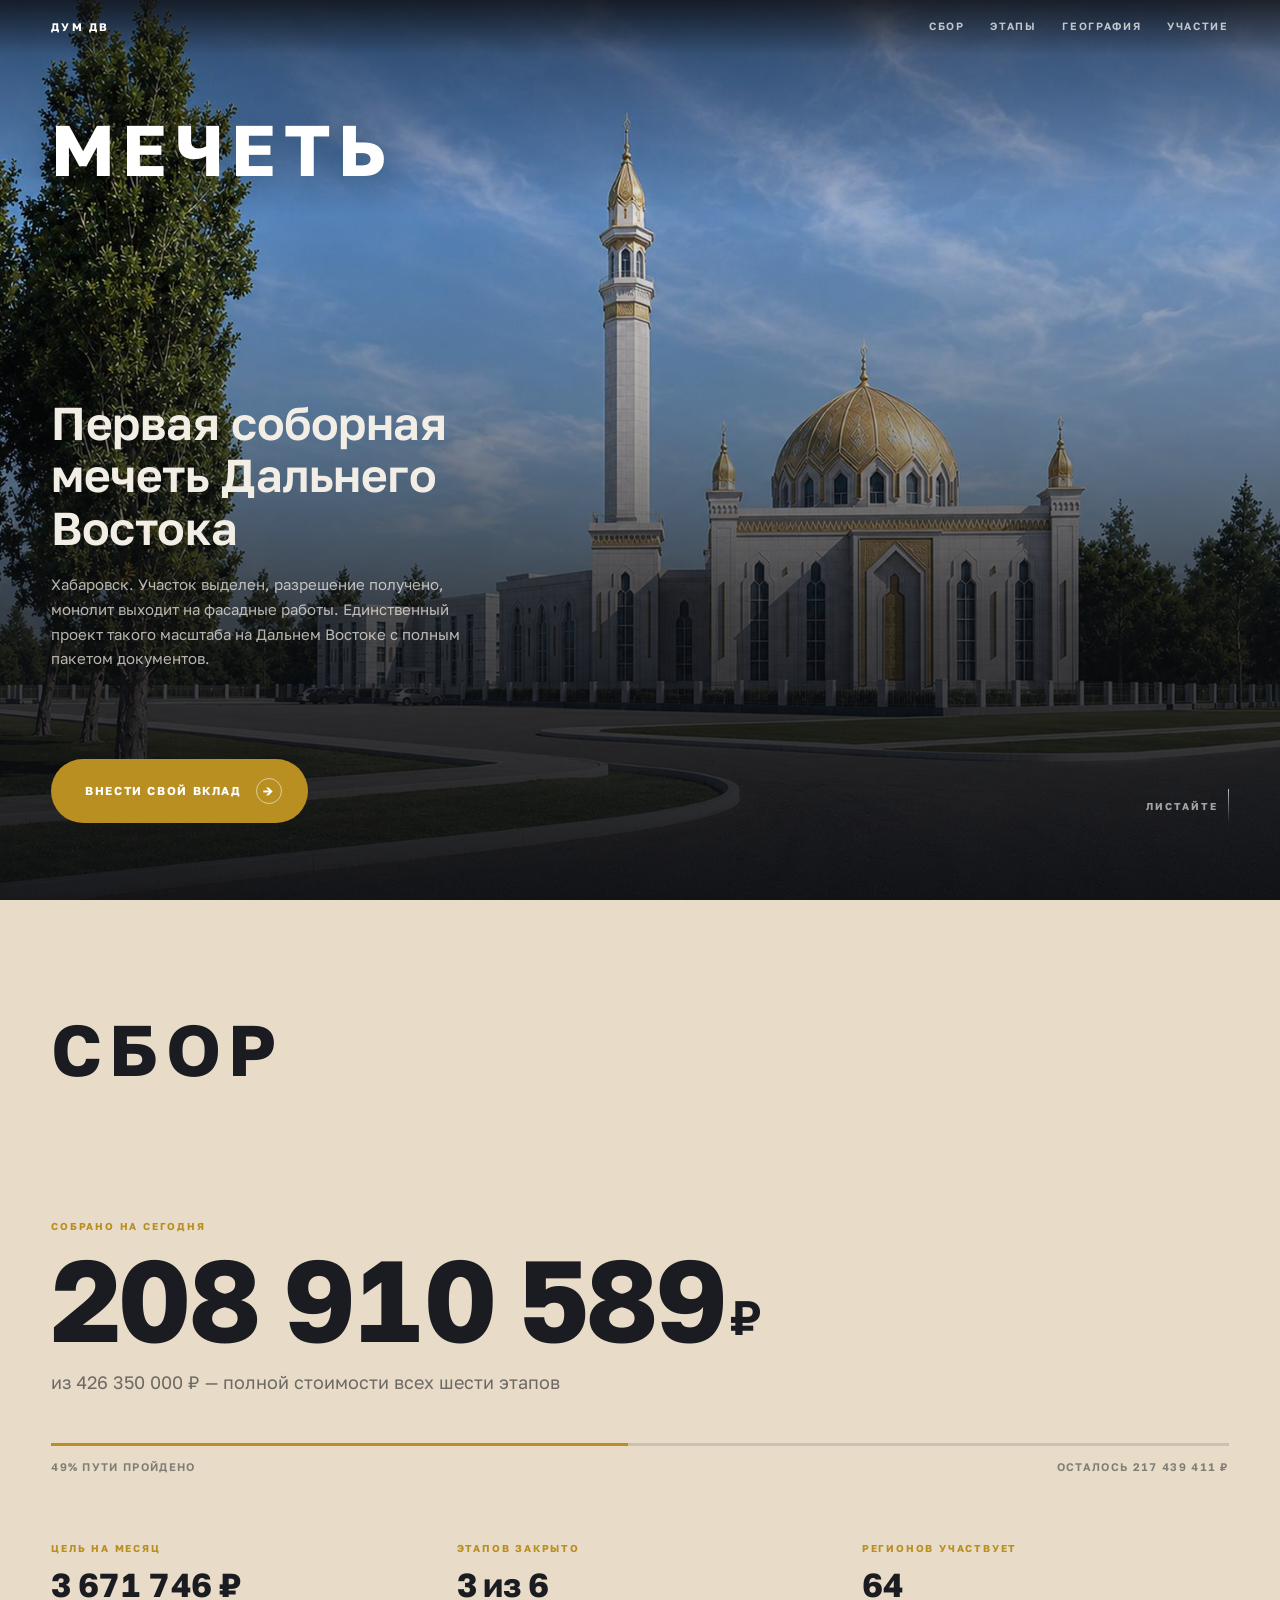
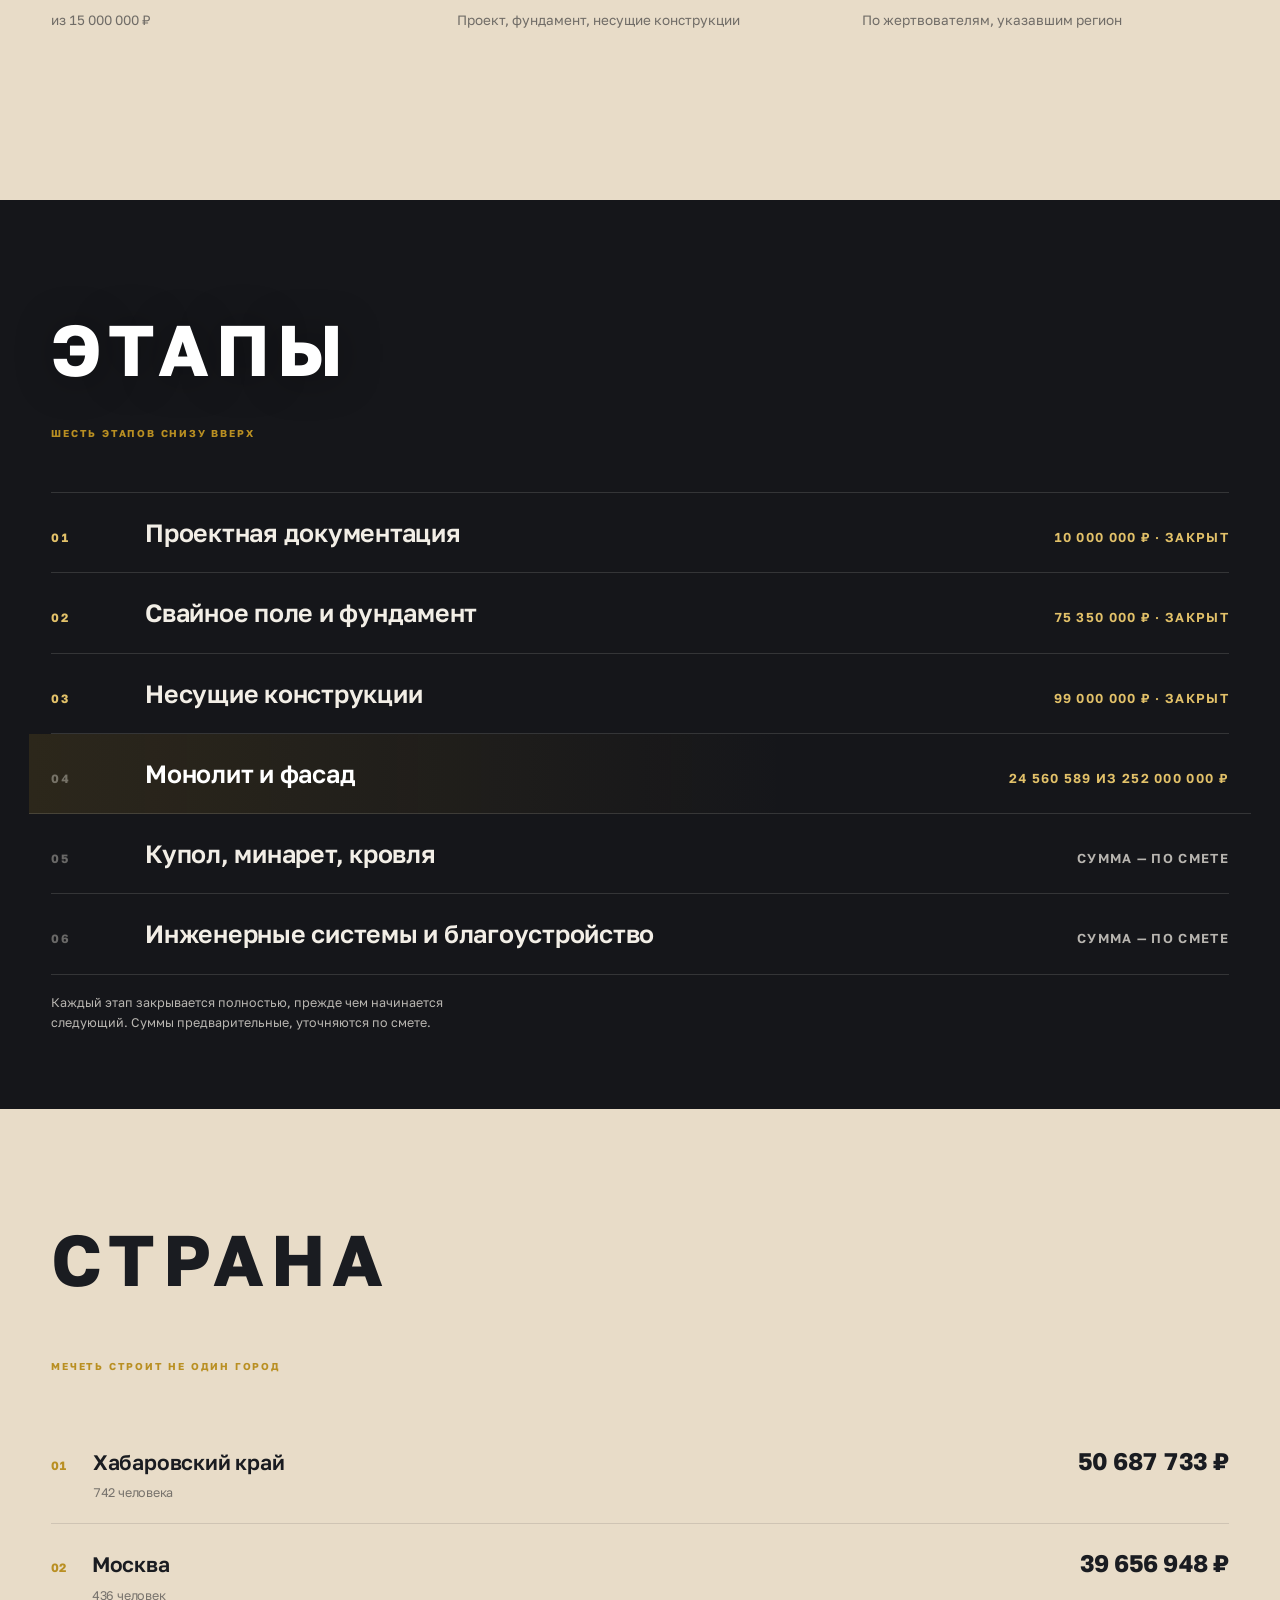
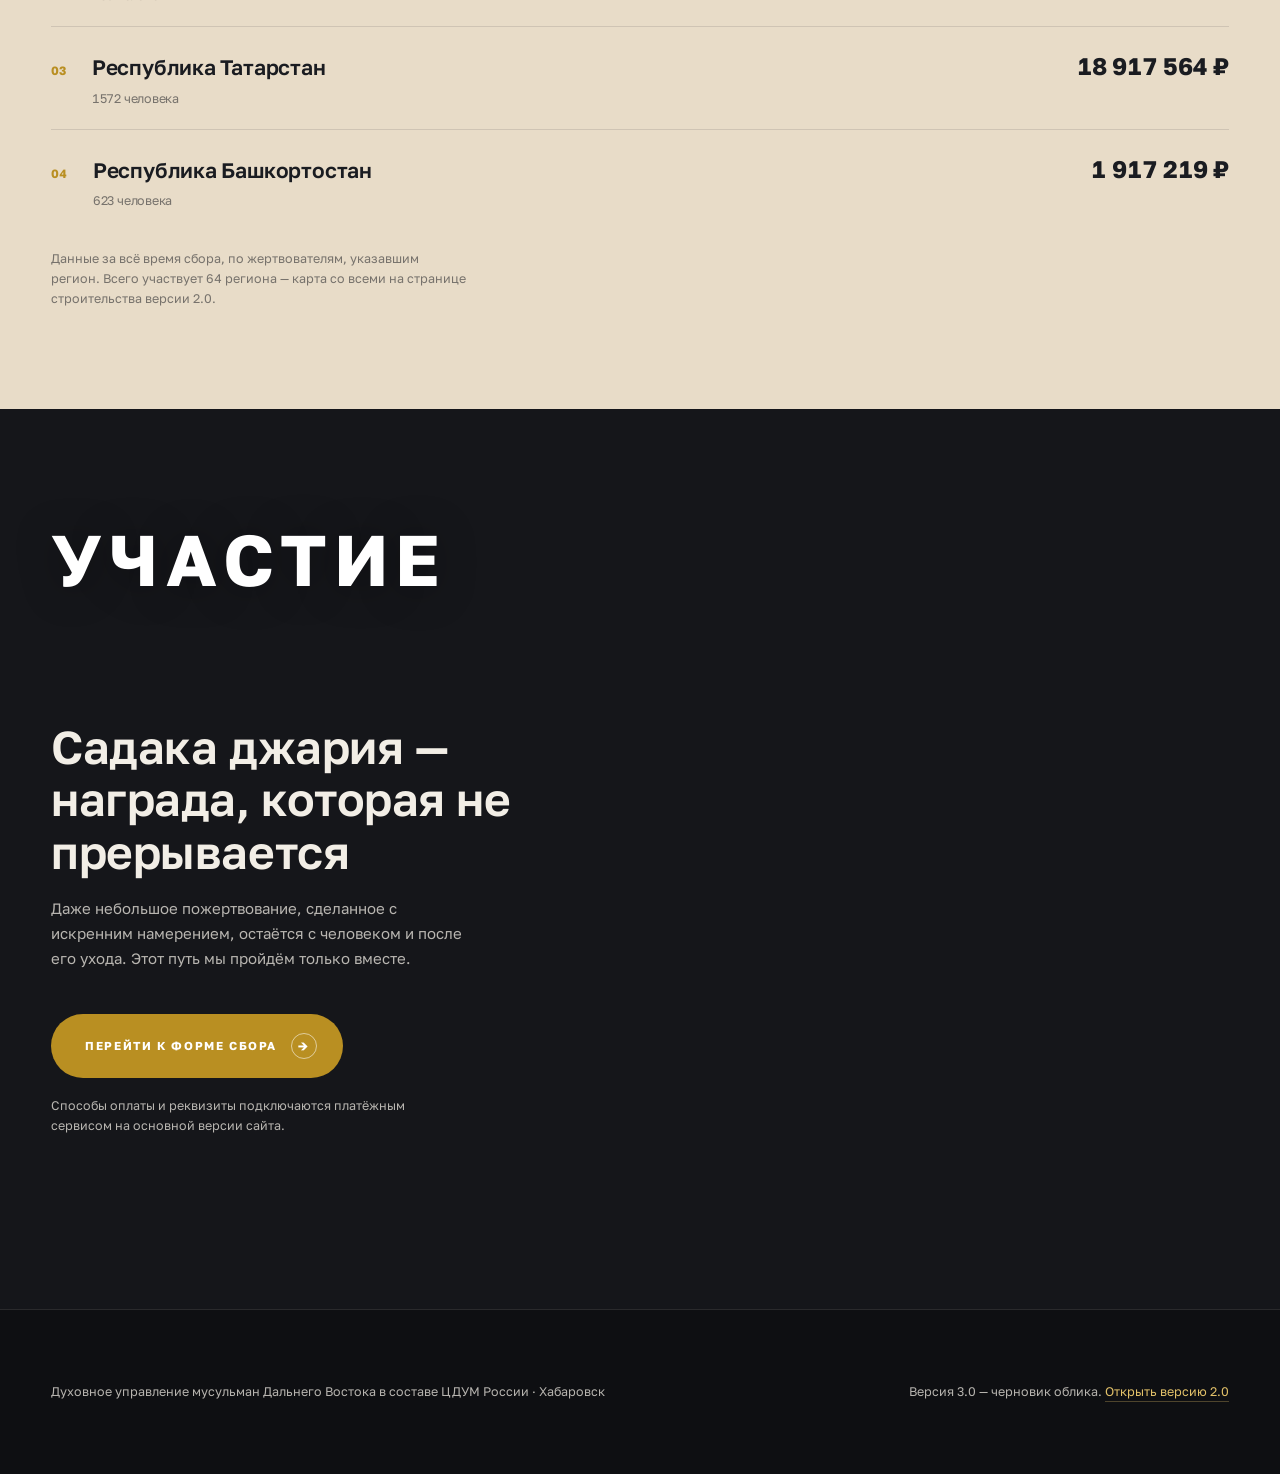
<file: v3/index.html>
<!DOCTYPE html>
<html lang="ru">
<head>
<meta charset="utf-8">
<meta name="viewport" content="width=device-width, initial-scale=1">
<title>Первая соборная мечеть Дальнего Востока — версия 3.0</title>
<meta name="description" content="Строительство первой соборной мечети Дальнего Востока в Хабаровске.">
<link rel="preconnect" href="https://fonts.googleapis.com">
<link rel="preconnect" href="https://fonts.gstatic.com" crossorigin>
<link href="https://fonts.googleapis.com/css2?family=Golos+Text:wght@400;500;600;700&display=swap" rel="stylesheet">
<style>
*{box-sizing:border-box}
/* прокрутка мягко примагничивается к секциям: иначе экран останавливается
   посреди блока и слово-маркер срезается фиксированной шапкой */
html{scroll-behavior:smooth;scroll-snap-type:y proximity}
body{
  margin:0;background:#0E0F12;color:#F2EEE6;
  font-family:"Golos Text",system-ui,sans-serif;font-size:16px;line-height:1.6;
  font-variant-numeric:lining-nums tabular-nums;
  -webkit-font-smoothing:antialiased;
}
img{max-width:100%;display:block}
a{color:inherit}

:root{
  --sand:#E8DCC8;
  --gold:#B98F22;--gold-light:#E2C169;
  --ink:#15161A;--ink-deep:#0E0F12;
  --mut:rgba(242,238,230,.74);
}

/* ── каркас секции ─────────────────────────────────────────────── */
.scene{position:relative;min-height:100svh;display:flex;flex-direction:column;justify-content:flex-end;overflow:hidden;padding:0 0 clamp(36px,6vw,80px);scroll-snap-align:start}
.inner{position:relative;z-index:3;width:100%;max-width:1320px;margin:0 auto;padding:0 clamp(20px,4vw,56px)}

/* слово-маркер в углу, как на референсе */
.marker{position:absolute;top:clamp(84px,9vw,120px);left:clamp(20px,4vw,56px);z-index:3;margin:0;
  font-size:clamp(30px,5.6vw,80px);font-weight:700;line-height:.95;letter-spacing:.1em;
  text-transform:uppercase;color:#fff;text-shadow:0 2px 40px rgba(0,0,0,.35)}
.marker.on-sand{color:#1A1C21;text-shadow:none}

/* ── шапка ─────────────────────────────────────────────────────── */
.top{position:fixed;inset:0 0 auto;z-index:20;display:flex;align-items:center;justify-content:space-between;
  gap:16px;padding:18px clamp(20px,4vw,56px);
  background:linear-gradient(to bottom,rgba(14,15,18,.72),rgba(14,15,18,0));
  transition:background .3s ease}
.top-brand{font-size:11px;font-weight:700;letter-spacing:.2em;text-transform:uppercase;text-decoration:none;color:#fff}
.top-nav{display:flex;gap:clamp(14px,2vw,30px)}
.top-nav a{font-size:10.5px;font-weight:600;letter-spacing:.16em;text-transform:uppercase;text-decoration:none;color:rgba(255,255,255,.72);transition:color .2s ease}
.top-nav a:hover{color:#fff}
@media (max-width:720px){.top-nav{display:none}}

/* ── 1. герой ──────────────────────────────────────────────────── */
.hero-shot{position:absolute;inset:0;z-index:1}
.hero-shot img{width:100%;height:100%;object-fit:cover;object-position:58% 50%}
.hero-shade{position:absolute;inset:0;z-index:2;
  /* к низу затемняем сильно и заранее: контент белый, а небо на рендере светлое */
  background:linear-gradient(to bottom,rgba(10,12,16,.5) 0%,rgba(10,12,16,.1) 24%,rgba(10,12,16,.34) 46%,rgba(10,12,16,.72) 68%,rgba(10,12,16,.93) 100%)}
.hero-line{font-size:clamp(26px,3.6vw,52px);font-weight:600;line-height:1.14;letter-spacing:-.01em;margin:0;max-width:17ch}
.hero-sub{margin:18px 0 0;max-width:46ch;font-size:15px;line-height:1.65;color:var(--mut)}
.hero-foot{display:flex;flex-wrap:wrap;align-items:flex-end;justify-content:space-between;gap:28px;margin-top:clamp(26px,4vw,44px)}
.scroll-hint{display:inline-flex;align-items:center;gap:10px;font-size:10px;font-weight:700;letter-spacing:.2em;text-transform:uppercase;color:rgba(255,255,255,.6);text-decoration:none}
.scroll-hint i{display:block;width:1px;height:34px;background:linear-gradient(to bottom,rgba(255,255,255,.7),transparent);animation:drip 2.4s ease-in-out infinite}
@keyframes drip{0%,100%{transform:scaleY(.4);transform-origin:top}50%{transform:scaleY(1);transform-origin:top}}

/* ── цифры ─────────────────────────────────────────────────────── */
.scene-sand{background:var(--sand);color:#1A1C21}
.scene-ink{background:var(--ink)}
/* верхний отступ освобождает полосу под слово-маркер, иначе текст лезет под него */
.scene-mid{justify-content:center;padding-top:clamp(160px,17vw,215px)}

.huge{font-size:clamp(44px,9vw,136px);font-weight:700;line-height:.94;letter-spacing:-.035em;margin:0}
.huge .cur{font-size:.42em;font-weight:600;letter-spacing:0;margin-left:.12em;vertical-align:.14em}
.of{margin:16px 0 0;font-size:clamp(14px,1.5vw,18px);color:rgba(26,28,33,.6)}
.scene-ink .of{color:var(--mut)}

.rail{position:relative;height:3px;margin:clamp(30px,4vw,46px) 0 0;background:rgba(26,28,33,.14);overflow:hidden}
.scene-ink .rail{background:rgba(242,238,230,.16)}
.rail span{position:absolute;inset:0 auto 0 0;width:0;background:var(--gold);transition:width 1.6s cubic-bezier(.22,1,.36,1)}
.is-seen .rail span{width:var(--pct)}
.rail-marks{display:flex;justify-content:space-between;margin-top:12px;font-size:11px;font-weight:600;letter-spacing:.12em;text-transform:uppercase;color:rgba(26,28,33,.5)}
.scene-ink .rail-marks{color:var(--mut)}

.cols{display:grid;grid-template-columns:repeat(auto-fit,minmax(190px,1fr));gap:clamp(22px,3vw,40px);margin-top:clamp(38px,5vw,64px)}
.col-k{font-size:10px;font-weight:700;letter-spacing:.18em;text-transform:uppercase;color:var(--gold)}
.col-v{font-size:clamp(22px,2.6vw,34px);font-weight:700;line-height:1.1;margin-top:10px;letter-spacing:-.02em}
.col-n{margin-top:8px;font-size:13.5px;line-height:1.5;color:rgba(26,28,33,.58)}
.scene-ink .col-n{color:var(--mut)}

/* ── этапы ─────────────────────────────────────────────────────── */
.steps{margin-top:clamp(34px,4vw,54px);border-top:1px solid rgba(242,238,230,.14)}
.step{display:grid;grid-template-columns:62px 1fr auto;gap:clamp(14px,2.5vw,34px);align-items:baseline;
  padding:clamp(16px,2vw,24px) 0;border-bottom:1px solid rgba(242,238,230,.14)}
.step-n{font-size:12px;font-weight:700;letter-spacing:.14em;color:rgba(242,238,230,.38)}
.step-t{font-size:clamp(17px,2vw,25px);font-weight:600;line-height:1.25;letter-spacing:-.01em}
.step-s{font-size:13px;font-weight:600;letter-spacing:.1em;text-transform:uppercase;white-space:nowrap;color:var(--mut)}
.step.done .step-n,.step.done .step-s{color:var(--gold-light)}
.step.live{background:linear-gradient(90deg,rgba(185,143,34,.14),transparent 62%);
  margin:0 calc(-1 * clamp(10px,2vw,22px));padding-left:clamp(10px,2vw,22px);padding-right:clamp(10px,2vw,22px)}
.step.live .step-t{color:#fff}
.step.live .step-s{color:var(--gold-light)}

/* ── география ─────────────────────────────────────────────────── */
.geo-rows{margin-top:clamp(30px,4vw,48px);display:grid;gap:1px;background:rgba(26,28,33,.12)}
.geo-row{display:grid;grid-template-columns:auto 1fr auto;gap:clamp(12px,2vw,26px);align-items:baseline;background:var(--sand);padding:clamp(14px,1.8vw,20px) 0}
.geo-i{font-size:12px;font-weight:700;color:var(--gold)}
.geo-name{font-size:clamp(16px,1.8vw,21px);font-weight:600;letter-spacing:-.01em}
.geo-people{display:block;margin-top:4px;font-size:12.5px;font-weight:400;color:rgba(26,28,33,.55)}
.geo-sum{font-size:clamp(17px,2vw,24px);font-weight:700;letter-spacing:-.02em;white-space:nowrap}

/* ── участие ───────────────────────────────────────────────────── */
.cta{display:inline-flex;align-items:center;gap:14px;margin-top:clamp(30px,4vw,44px);
  padding:19px 26px 19px 34px;border-radius:999px;background:var(--gold);color:#fff;
  font-size:11.5px;font-weight:700;letter-spacing:.14em;text-transform:uppercase;text-decoration:none;
  transition:background .25s ease,transform .25s ease}
.cta:hover{background:#9C7718;transform:translateY(-2px)}
.cta i{display:grid;place-items:center;width:26px;height:26px;border-radius:50%;border:1.4px solid rgba(255,255,255,.55);font-style:normal;font-size:13px}
.fine{margin:18px 0 0;font-size:12.5px;line-height:1.6;color:var(--mut);max-width:52ch}
.scene-sand .fine{color:rgba(26,28,33,.55)}

/* ── подвал ────────────────────────────────────────────────────── */
.foot{padding:clamp(40px,6vw,72px) clamp(20px,4vw,56px);border-top:1px solid rgba(242,238,230,.12)}
.foot-in{max-width:1320px;margin:0 auto;display:flex;flex-wrap:wrap;gap:20px;justify-content:space-between;align-items:center;
  font-size:12.5px;color:var(--mut)}
.foot-in a{color:var(--gold-light);text-decoration:none;border-bottom:1px solid rgba(226,193,105,.3);padding-bottom:2px}
.foot-in a:hover{color:#fff;border-color:#fff}

/* ── появление при прокрутке ───────────────────────────────────── */
.rise{opacity:0;transform:translateY(26px);transition:opacity .9s ease,transform .9s cubic-bezier(.22,1,.36,1)}
.is-seen .rise,.rise.is-seen{opacity:1;transform:none}
.rise.d1{transition-delay:.08s}.rise.d2{transition-delay:.16s}.rise.d3{transition-delay:.24s}

@media (prefers-reduced-motion:reduce){
  html{scroll-behavior:auto}
  .rise{opacity:1;transform:none;transition:none}
  .rail span{transition:none}
  .scroll-hint i{animation:none}
}
@media (max-width:640px){
  .step{grid-template-columns:40px 1fr;row-gap:6px}
  .step-s{grid-column:2}
  .geo-row{grid-template-columns:auto 1fr;row-gap:6px}
  .geo-sum{grid-column:2}
}
</style>
</head>
<body>

<header class="top" id="top">
  <a class="top-brand" href="#start">ДУМ ДВ</a>
  <nav class="top-nav">
    <a href="#sbor">Сбор</a>
    <a href="#etapy">Этапы</a>
    <a href="#geo">География</a>
    <a href="#uchastie">Участие</a>
  </nav>
</header>

<!-- 1. герой -->
<section class="scene" id="start">
  <div class="hero-shot"><img src="../img/mechet-render.jpg" alt="Проект первой соборной мечети Дальнего Востока в Хабаровске"></div>
  <div class="hero-shade"></div>
  <p class="marker">Мечеть</p>
  <div class="inner">
    <h1 class="hero-line rise">Первая соборная мечеть Дальнего Востока</h1>
    <p class="hero-sub rise d1">Хабаровск. Участок выделен, разрешение получено, монолит выходит на фасадные работы. Единственный проект такого масштаба на Дальнем Востоке с полным пакетом документов.</p>
    <div class="hero-foot">
      <a class="cta rise d2" href="#uchastie">Внести свой вклад <i>→</i></a>
      <a class="scroll-hint rise d3" href="#sbor">Листайте <i></i></a>
    </div>
  </div>
</section>

<!-- 2. сбор -->
<section class="scene scene-sand scene-mid" id="sbor">
  <p class="marker on-sand">Сбор</p>
  <div class="inner">
    <p class="col-k rise">Собрано на сегодня</p>
    <p class="huge rise d1">208 910 589<span class="cur">₽</span></p>
    <p class="of rise d1">из 426 350 000 ₽ — полной стоимости всех шести этапов</p>

    <div class="rail rise d2" style="--pct:49%"><span></span></div>
    <div class="rail-marks rise d2"><span>49% пути пройдено</span><span>Осталось 217 439 411 ₽</span></div>

    <div class="cols">
      <div class="rise d1">
        <div class="col-k">Цель на месяц</div>
        <div class="col-v">3 671 746 ₽</div>
        <div class="col-n">из 15 000 000 ₽</div>
      </div>
      <div class="rise d2">
        <div class="col-k">Этапов закрыто</div>
        <div class="col-v">3 из 6</div>
        <div class="col-n">Проект, фундамент, несущие конструкции</div>
      </div>
      <div class="rise d3">
        <div class="col-k">Регионов участвует</div>
        <div class="col-v">64</div>
        <div class="col-n">По жертвователям, указавшим регион</div>
      </div>
    </div>
  </div>
</section>

<!-- 3. этапы -->
<section class="scene scene-ink scene-mid" id="etapy">
  <p class="marker">Этапы</p>
  <div class="inner">
    <p class="col-k rise">Шесть этапов снизу вверх</p>
    <div class="steps">
      <div class="step done rise"><span class="step-n">01</span><span class="step-t">Проектная документация</span><span class="step-s">10 000 000 ₽ · закрыт</span></div>
      <div class="step done rise"><span class="step-n">02</span><span class="step-t">Свайное поле и фундамент</span><span class="step-s">75 350 000 ₽ · закрыт</span></div>
      <div class="step done rise"><span class="step-n">03</span><span class="step-t">Несущие конструкции</span><span class="step-s">99 000 000 ₽ · закрыт</span></div>
      <div class="step live rise d1"><span class="step-n">04</span><span class="step-t">Монолит и фасад</span><span class="step-s">24 560 589 из 252 000 000 ₽</span></div>
      <div class="step rise d2"><span class="step-n">05</span><span class="step-t">Купол, минарет, кровля</span><span class="step-s">сумма — по смете</span></div>
      <div class="step rise d3"><span class="step-n">06</span><span class="step-t">Инженерные системы и благоустройство</span><span class="step-s">сумма — по смете</span></div>
    </div>
    <p class="fine rise d3">Каждый этап закрывается полностью, прежде чем начинается следующий. Суммы предварительные, уточняются по смете.</p>
  </div>
</section>

<!-- 4. география -->
<section class="scene scene-sand scene-mid" id="geo">
  <p class="marker on-sand">Страна</p>
  <div class="inner">
    <p class="col-k rise">Мечеть строит не один город</p>
    <div class="geo-rows">
      <div class="geo-row rise"><span class="geo-i">01</span><span class="geo-name">Хабаровский край<span class="geo-people">742 человека</span></span><span class="geo-sum">50 687 733 ₽</span></div>
      <div class="geo-row rise d1"><span class="geo-i">02</span><span class="geo-name">Москва<span class="geo-people">436 человек</span></span><span class="geo-sum">39 656 948 ₽</span></div>
      <div class="geo-row rise d2"><span class="geo-i">03</span><span class="geo-name">Республика Татарстан<span class="geo-people">1572 человека</span></span><span class="geo-sum">18 917 564 ₽</span></div>
      <div class="geo-row rise d3"><span class="geo-i">04</span><span class="geo-name">Республика Башкортостан<span class="geo-people">623 человека</span></span><span class="geo-sum">1 917 219 ₽</span></div>
    </div>
    <p class="fine rise d3">Данные за всё время сбора, по жертвователям, указавшим регион. Всего участвует 64 региона — карта со всеми на странице строительства версии 2.0.</p>
  </div>
</section>

<!-- 5. участие -->
<section class="scene scene-ink scene-mid" id="uchastie">
  <p class="marker">Участие</p>
  <div class="inner">
    <p class="hero-line rise">Садака джария — награда, которая не прерывается</p>
    <p class="hero-sub rise d1">Даже небольшое пожертвование, сделанное с искренним намерением, остаётся с человеком и после его ухода. Этот путь мы пройдём только вместе.</p>
    <a class="cta rise d2" href="../index.html#donate">Перейти к форме сбора <i>→</i></a>
    <p class="fine rise d3">Способы оплаты и реквизиты подключаются платёжным сервисом на основной версии сайта.</p>
  </div>
</section>

<footer class="foot">
  <div class="foot-in">
    <span>Духовное управление мусульман Дальнего Востока в составе ЦДУМ России · Хабаровск</span>
    <span>Версия 3.0 — черновик облика. <a href="../index.html">Открыть версию 2.0</a></span>
  </div>
</footer>

<script>
// появление блоков при прокрутке; без наблюдателя всё просто видно
(function () {
  var slow = window.matchMedia('(prefers-reduced-motion: reduce)').matches;
  var items = document.querySelectorAll('.scene, .rise');
  if (slow || !('IntersectionObserver' in window)) {
    for (var i = 0; i < items.length; i++) items[i].classList.add('is-seen');
    return;
  }
  var io = new IntersectionObserver(function (rows) {
    rows.forEach(function (r) {
      if (r.isIntersecting) { r.target.classList.add('is-seen'); io.unobserve(r.target); }
    });
  }, { threshold: .18, rootMargin: '0px 0px -8% 0px' });
  for (var j = 0; j < items.length; j++) io.observe(items[j]);
})();

// шапка затемняется, когда ушли с первого экрана
(function () {
  var top = document.getElementById('top');
  function onScroll() {
    top.style.background = window.scrollY > window.innerHeight * .6
      ? 'rgba(14,15,18,.86)'
      : 'linear-gradient(to bottom,rgba(14,15,18,.72),rgba(14,15,18,0))';
  }
  onScroll();
  window.addEventListener('scroll', onScroll, { passive: true });
})();
</script>
</body>
</html>
</file>
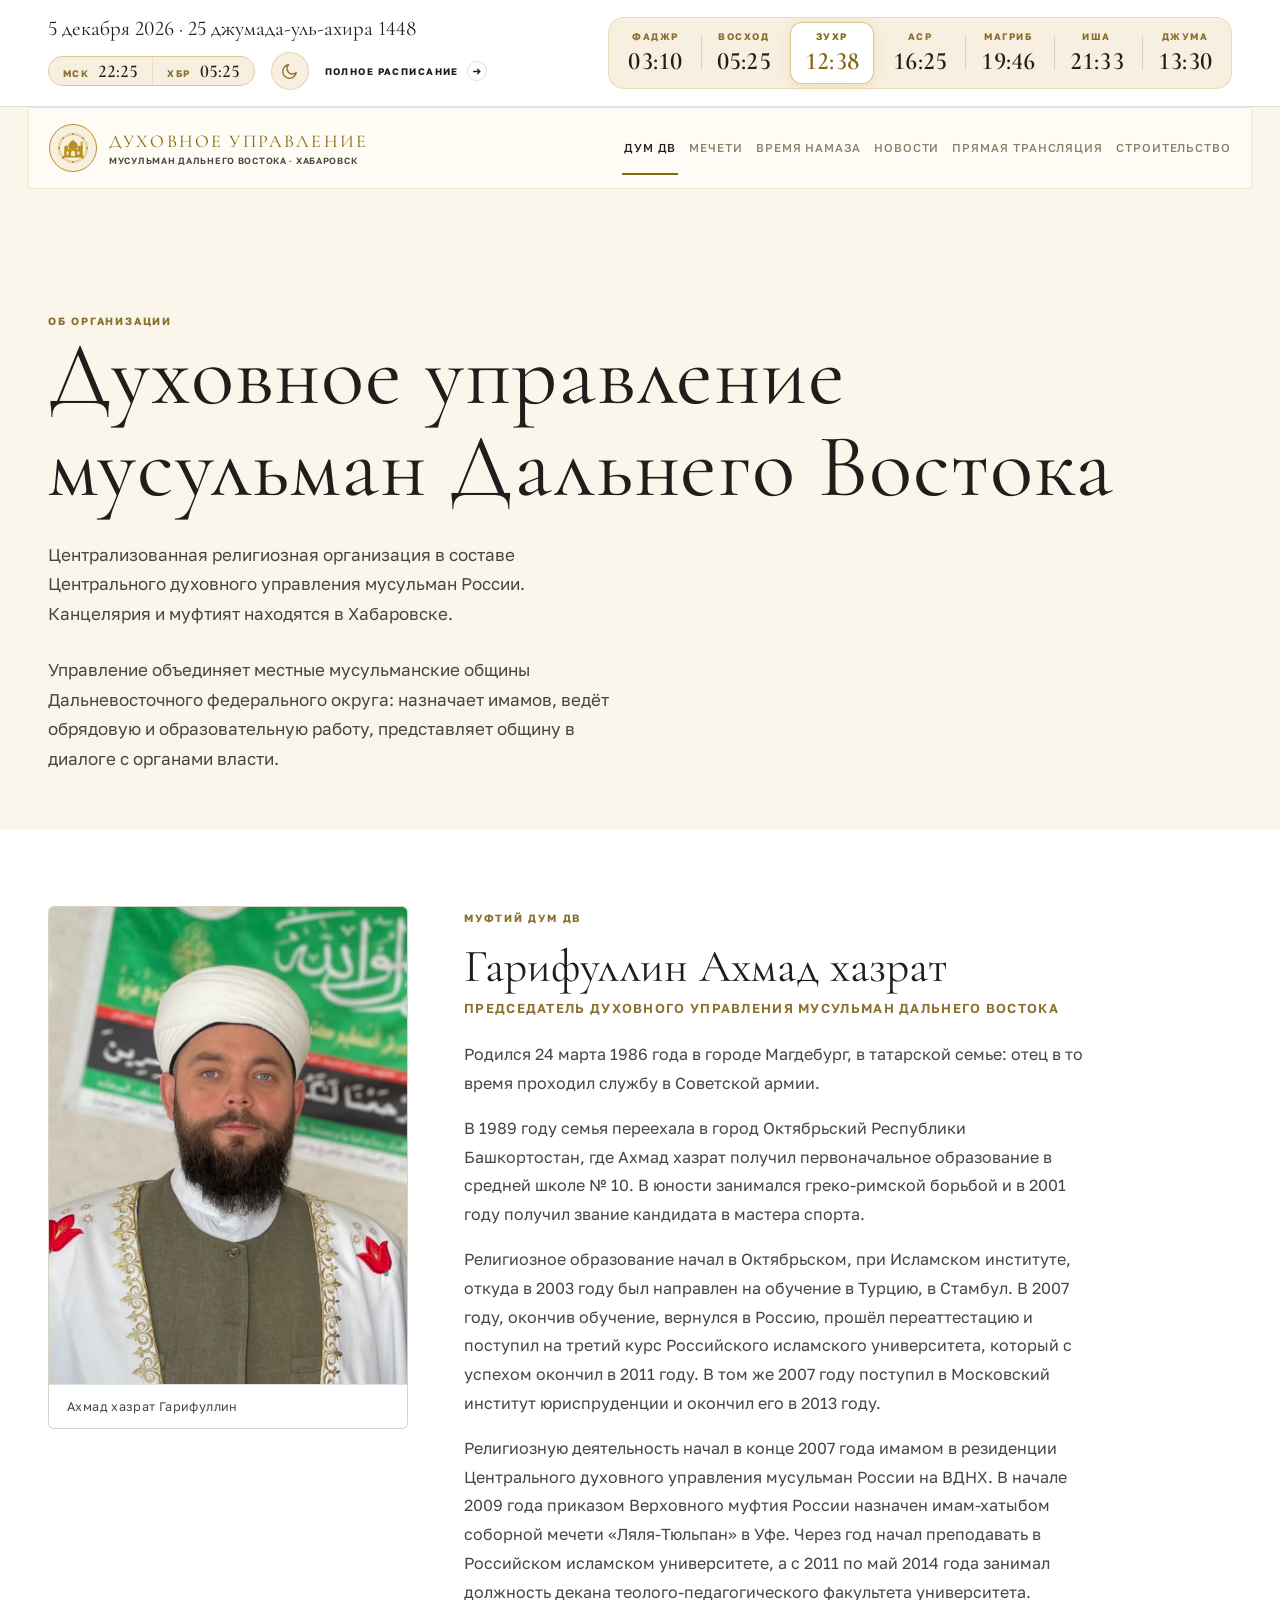
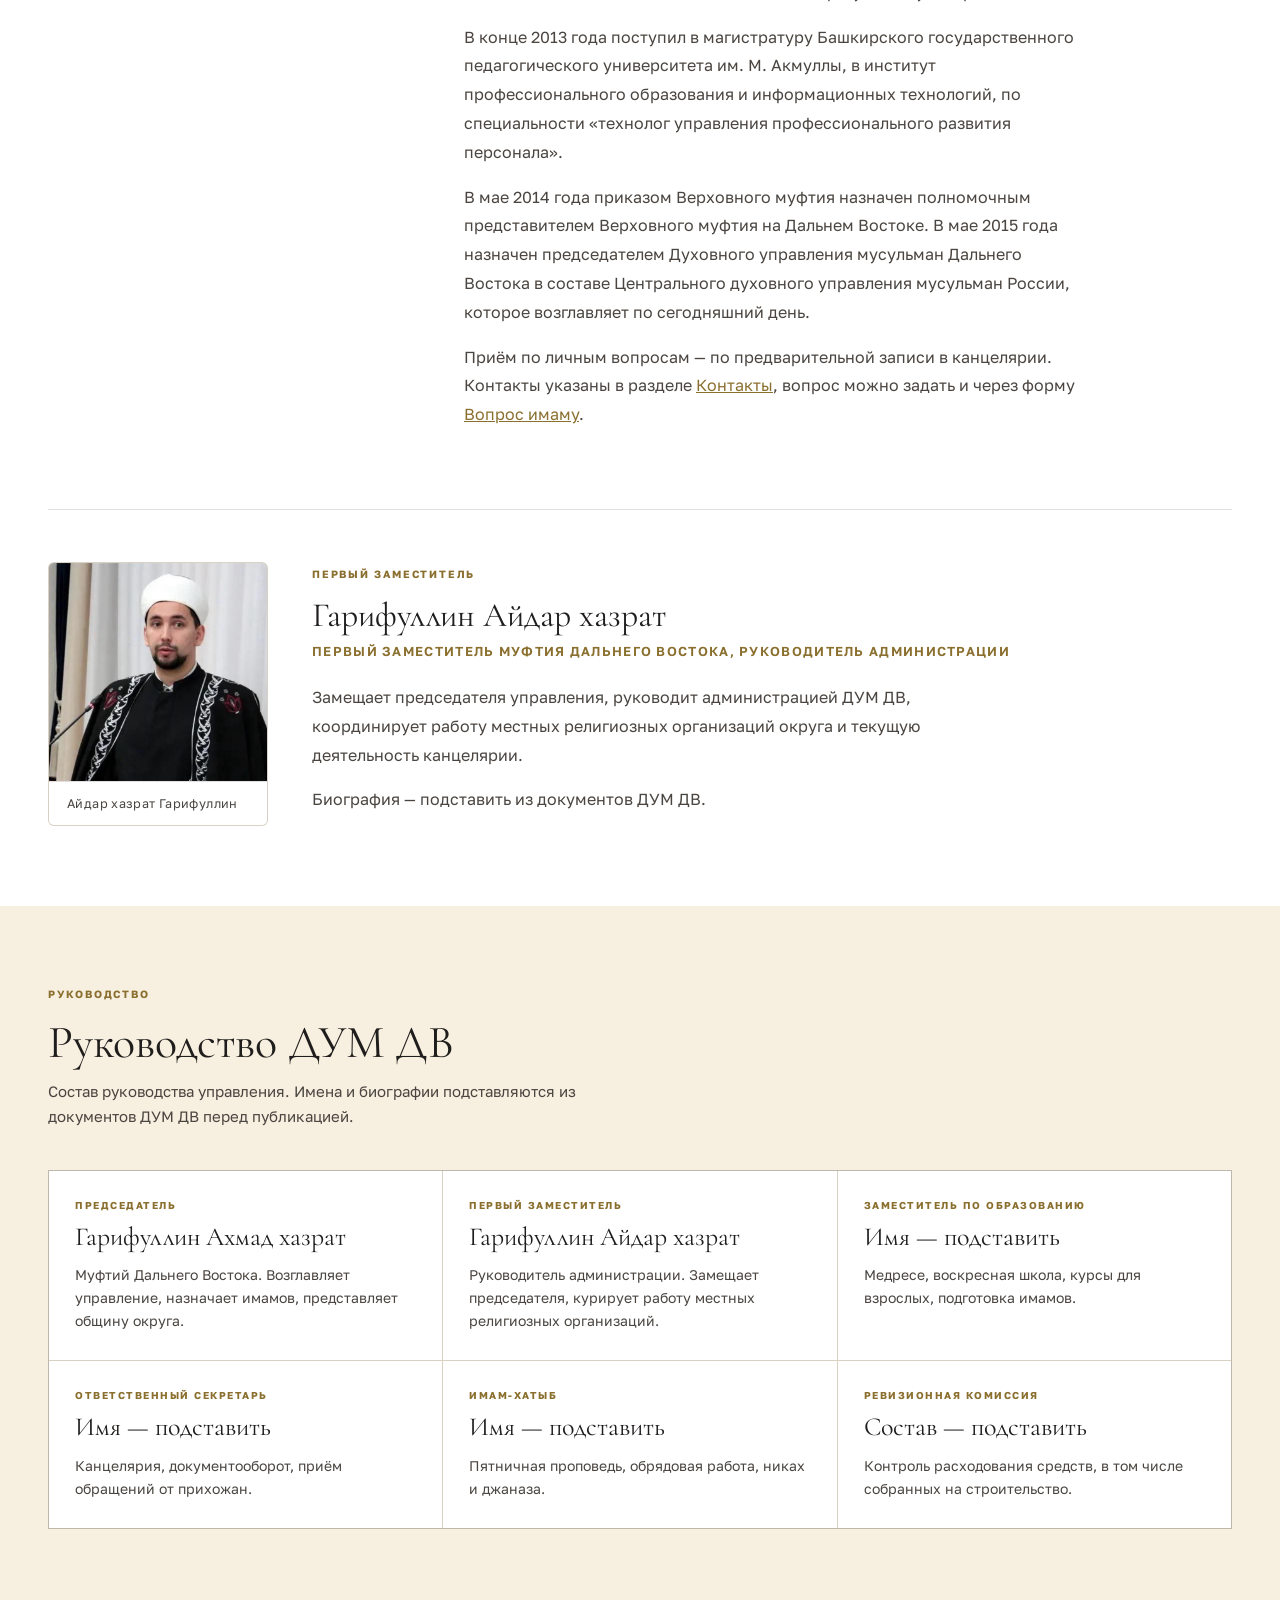
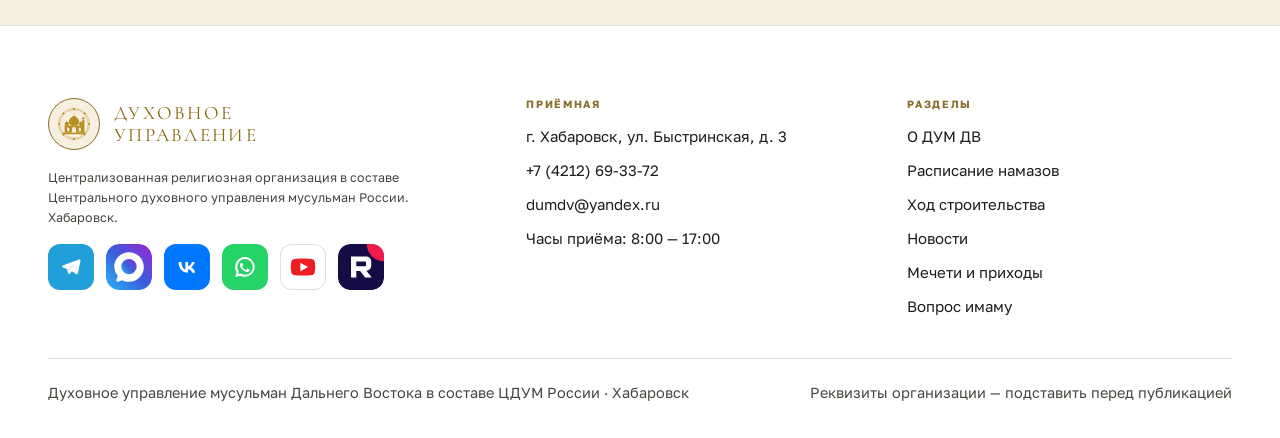
<file: dumdv.html>
<!DOCTYPE html>
<html lang="ru">
<head>
<meta charset="utf-8">
<meta name="viewport" content="width=device-width, initial-scale=1">
<title>ДУМ ДВ — Духовное управление мусульман Дальнего Востока</title>
<link rel="preconnect" href="https://fonts.googleapis.com">
<link rel="preconnect" href="https://fonts.gstatic.com" crossorigin>
<link href="https://fonts.googleapis.com/css2?family=Cormorant+Garamond:wght@400;500;600&family=Golos+Text:wght@400;500;600;700&display=swap" rel="stylesheet">
<style>
*{box-sizing:border-box}
html{scroll-behavior:smooth}
body{margin:0;font-family:"Golos Text",system-ui,sans-serif;font-size:16px;background:#fbf6ec}
h1,h2,h3{font-family:"Cormorant Garamond",Georgia,serif;font-weight:400;margin:0}
a{color:#8a6f2e}
a:hover{color:#6f5822}
img{max-width:100%}
#night,#fsmenu{position:absolute;opacity:0;pointer-events:none}

.page{
  --pg:#fbf6ec;--srf:#ffffff;--pnl:#f7efdf;--tx:#201e1d;--mut:#4a4540;
  --brd:rgba(32,30,29,.14);--gold:#8a6f2e;--goldsoft:#c8a94f;--track:#e9dcc0;
  --strip:#ffffff;--heroimg:1;
  --veil:linear-gradient(100deg,rgba(251,246,236,.96) 0%,rgba(251,246,236,.84) 34%,rgba(251,246,236,.28) 64%,rgba(251,246,236,0) 100%);
  background:var(--pg);color:var(--tx);font-variant-numeric:lining-nums
}
#night:checked ~ .page{
  /* НОЧЬ — глубокая синева, тёплое золото, снимок остаётся читаемым */
  --pg:#0E1626;--srf:#17203200;--srf:#172032;--pnl:#131B2B;--tx:#F4EEDE;--mut:rgba(244,238,222,.74);
  --brd:rgba(244,238,222,.2);--gold:#E2C169;--goldsoft:#F0DCA3;--track:rgba(244,238,222,.18);
  --strip:#172032;--heroimg:1;
  --veil:linear-gradient(100deg,rgba(14,22,38,.95) 0%,rgba(14,22,38,.82) 34%,rgba(14,22,38,.42) 64%,rgba(14,22,38,.18) 100%)
}
/* небо со звёздами: ночью по выбору темы и ночью по хабаровскому времени */
#night:checked ~ .page .sky{display:block}
html.is-hero-night .sky{display:block}
#night:checked ~ .page .theme-day{display:none}
.theme-night{display:none}
#night:checked ~ .page .theme-night{display:inline}
#night:checked ~ .page .clocks{background:rgba(255,255,255,.14);border-color:rgba(226,193,105,.3)}
#night:checked ~ .page .clock{background:#161a23}
#night:checked ~ .page .prayers{background:rgba(255,255,255,.05)}
#night:checked ~ .page .prayer.is-next{background:rgba(226,193,105,.16);border-color:rgba(226,193,105,.5)}
#night:checked ~ .page .prayer.is-next .prayer-k,#night:checked ~ .page .prayer.is-next .prayer-v{color:#E2C169}
#night:checked ~ .page .hdr-in{background:rgba(25,29,40,.86);border-color:rgba(226,193,105,.22)}
#night:checked ~ .page .hdr.stuck .hdr-in{background:#191d28}
#night:checked ~ .page .hdr-nav a{color:rgba(243,236,221,.62)}
#night:checked ~ .page .hdr-nav a:hover,#night:checked ~ .page .hdr-nav a.active{color:#f3ecdd}
#night:checked ~ .page .hdr-nav a.active::after{background:#E2C169}
#night:checked ~ .page .hdr-link.active-link::after{background:#E2C169}
#night:checked ~ .page .hdr-link{color:#f3ecdd}
#night:checked ~ .page .dots i{background:#f3ecdd}
#night:checked ~ .page .fs{background:#12141c}
#night:checked ~ .page .theme-toggle{background:rgba(255,255,255,.07);border-color:rgba(226,193,105,.32)}
#night:checked ~ .page .theme-toggle:hover{border-color:#E2C169;color:#E2C169}




.wrap{max-width:1240px;margin:0 auto;padding:0 28px}
.kicker{font-size:10.5px;font-weight:700;letter-spacing:.17em;text-transform:uppercase;color:var(--gold)}

/* строка намазов — единственный светло-зелёный элемент */
.strip{background:var(--strip);border-bottom:1px solid var(--brd)}
.strip-in{display:flex;align-items:center;gap:28px;flex-wrap:wrap;padding:16px 28px;max-width:1240px;margin:0 auto}
.strip-left{margin-right:auto;display:flex;flex-direction:column;gap:11px}
.strip-row{display:flex;align-items:center;gap:16px;flex-wrap:wrap}
.date{font-family:"Cormorant Garamond",Georgia,serif;font-size:21px;color:var(--tx);font-variant-numeric:lining-nums}
/* часы: Москва и Хабаровск, одной сдвоенной плашкой в стиле джумы */
.clocks{display:inline-flex;align-items:stretch;gap:1px;border-radius:999px;overflow:hidden;background:rgba(185,143,34,.28);border:1px solid rgba(185,143,34,.28)}
.clock{display:inline-flex;align-items:baseline;gap:9px;padding:5px 14px;background:var(--pnl)}
.clock-k{font-size:9.5px;font-weight:700;letter-spacing:.15em;text-transform:uppercase;color:var(--gold)}
.clock-v{font-family:"Cormorant Garamond",Georgia,serif;font-size:18px;font-weight:600;line-height:1;font-variant-numeric:lining-nums tabular-nums;color:var(--tx)}
/* двоеточие мигает раз в секунду — видно, что время живое */
.clock-v .sep{font-style:normal;animation:tick 1s step-end infinite}
@keyframes tick{0%,49%{opacity:1}50%,100%{opacity:.25}}
.strip-link{display:inline-flex;align-items:center;gap:8px;font-size:9.5px;font-weight:700;letter-spacing:.15em;text-transform:uppercase;color:var(--tx);text-decoration:none}
.strip-link .arr{display:inline-grid;place-items:center;width:20px;height:20px;flex:none;border-radius:50%;border:1px solid var(--brd);transition:background .2s ease,border-color .2s ease}
.strip-link .arr svg{display:block;width:9px;height:9px;fill:none;stroke:currentColor;stroke-width:1.8}
.strip-link:hover{color:var(--gold)}
.strip-link:hover .arr{background:var(--gold);border-color:var(--gold);color:#fff}
.strip-link:hover .arr svg{stroke:#fff}
/* времена намазов */
.prayers{display:flex;gap:4px;flex-wrap:wrap;align-items:stretch;padding:4px;border-radius:16px;background:var(--pnl);border:1px solid rgba(185,143,34,.2)}
.prayer{position:relative;display:flex;flex-direction:column;align-items:center;justify-content:center;gap:7px;min-width:78px;padding:9px 14px;border-radius:12px;border:1px solid transparent;transition:background .25s ease,border-color .25s ease}
.prayer + .prayer::before{content:"";position:absolute;left:-2px;top:22%;bottom:22%;width:1px;background:var(--brd)}
.prayer.is-next{background:var(--srf);border-color:rgba(185,143,34,.5);box-shadow:0 3px 12px rgba(185,143,34,.16)}
.prayer.is-next::before,.prayer.is-next + .prayer::before{opacity:0}
.prayer.is-next .prayer-k,.prayer.is-next .prayer-v{color:#87680F}
.prayer-k{font-size:9.5px;font-weight:700;letter-spacing:.16em;text-transform:uppercase;color:var(--gold);line-height:1}
.prayer-v{font-family:"Cormorant Garamond",Georgia,serif;font-size:25px;font-weight:600;line-height:1;font-variant-numeric:lining-nums tabular-nums;letter-spacing:.01em;color:var(--tx)}
@media (max-width:900px){
  .strip-in{gap:18px}
  .prayer{min-width:0;padding:8px 10px}
  .prayer-v{font-size:21px}
}

/* шапка */
.hdr{position:sticky;top:18px;z-index:50;padding:0 28px;transition:top .25s ease,padding .25s ease}
.hdr-in{position:relative;max-width:1240px;margin:0 auto;display:flex;align-items:center;gap:16px;flex-wrap:nowrap;white-space:nowrap;padding:16px 20px;background:rgba(255,253,247,.86);backdrop-filter:blur(10px);border:1px solid rgba(185,143,34,.18);transition:background .25s ease,box-shadow .25s ease,padding .25s ease,max-width .25s ease}
.hdr.stuck{top:12px}
.hdr.stuck .hdr-in{background:#fff;box-shadow:0 14px 34px rgba(32,30,29,.14)}
.brand{display:flex;align-items:center;gap:12px;text-decoration:none;color:inherit;margin-right:auto;flex:none}
.brand-badge{width:48px;height:48px;flex:none;border-radius:50%;background:var(--pnl);border:1.5px solid #B98F22;display:grid;place-items:center}
.mark{width:30px;height:30px;fill:#B98F22}
.mark .cut{fill:var(--pnl)}
.brand-name{font-family:"Cormorant Garamond",Georgia,serif;font-size:18px;letter-spacing:.12em;text-transform:uppercase;color:#87680F;line-height:1}
.brand-sub{font-size:9px;font-weight:600;letter-spacing:.08em;text-transform:uppercase;color:var(--mut);margin-top:4px;display:block}
.hdr-nav{display:flex;align-items:center;gap:13px;flex-wrap:nowrap;align-self:stretch}
.hdr-nav a{position:relative;display:flex;align-items:center;font-size:11.5px;font-weight:500;letter-spacing:.08em;text-transform:uppercase;color:#8a7f6a;text-decoration:none}
.hdr-nav a:hover{color:#43340D}
.hdr-nav a.active{color:#201e1d}
.hdr-nav a.active::after{content:"";position:absolute;left:-2px;right:-2px;bottom:-20px;height:2px;background:#87680F}
.hdr.stuck .hdr-nav a.active::after{bottom:-16px}
.hdr-right{display:flex;align-items:center;gap:12px;flex-wrap:nowrap;flex:none}
.hdr-link{display:inline-flex;align-items:center;gap:7px;font-size:11.5px;font-weight:500;letter-spacing:.08em;text-transform:uppercase;color:#43340D;text-decoration:none;cursor:pointer}
.hdr-link:hover{color:#87680F}
.hdr-link.active-link{color:#201e1d;position:relative}
.hdr-link.active-link::after{content:"";position:absolute;left:-2px;right:-2px;bottom:-20px;height:2px;background:#87680F}
.hdr.stuck .hdr-link.active-link::after{bottom:-16px}
.badge{width:24px;height:24px;border-radius:50%;background:#E2C169;color:#43340D;font-family:"Cormorant Garamond",Georgia,serif;font-size:14px;font-weight:600;display:grid;place-items:center;font-variant-numeric:lining-nums tabular-nums}
.dots{display:inline-flex;align-items:center;gap:4px}
.dots i{width:5px;height:5px;border-radius:50%;background:#43340D;display:block}
.dots.close i:first-child{transform:rotate(45deg)}
.hdr-cta{padding:12px 14px 12px 18px;font-size:10.5px;letter-spacing:.08em;background:#B98F22}
.hdr-cta .arrow{width:22px;height:22px;font-size:12px}
.hdr-cta:hover{background:#87680F;color:#fff}

/* полноэкранное меню */
.fs{display:none;position:fixed;inset:0;z-index:60;background:#FFFDF7;overflow:auto}
#fsmenu:checked ~ .page .fs{display:block}
.fs-in{max-width:1240px;margin:0 auto;padding:34px 28px 80px}
.fs-top{display:flex;align-items:center;justify-content:space-between;gap:24px;padding-bottom:34px;border-bottom:1px solid var(--brd)}
.fs-grid{display:grid;grid-template-columns:1fr 1fr;gap:64px;margin-top:56px}
.fs-col h4{font-size:10.5px;font-weight:700;letter-spacing:.16em;text-transform:uppercase;color:#B98F22;margin:0 0 22px}
.fs-col a{display:block;font-family:"Cormorant Garamond",Georgia,serif;font-size:34px;line-height:1.35;color:var(--tx);text-decoration:none}
.fs-col a:hover{color:#87680F}

/* герой */
.hero{position:relative;overflow:hidden;background:var(--pg);margin-top:-108px}
.hero-img{position:absolute;inset:0;width:100%;height:100%;object-fit:cover;object-position:70% 40%;opacity:var(--heroimg);filter:saturate(.62) contrast(.92)}
.hero-veil{position:absolute;inset:0;background:var(--veil)}
.sky{display:none;position:absolute;inset:0;pointer-events:none}
/* мягкий свет от луны по небу */
.sky::after{content:"";position:absolute;right:0;top:0;width:min(680px,72%);height:min(540px,62%);pointer-events:none;background:radial-gradient(circle at 76% 22%,rgba(243,230,192,.22),rgba(243,230,192,.08) 40%,transparent 68%)}
.moon{position:absolute;right:120px;top:70px;width:96px;height:96px;border-radius:50%;
  background:
    radial-gradient(circle at 30% 64%,rgba(188,198,220,.34),transparent 30%),
    radial-gradient(circle at 56% 28%,rgba(188,198,220,.28),transparent 22%),
    radial-gradient(circle at 44% 46%,rgba(196,206,226,.24),transparent 17%),
    radial-gradient(circle at 24% 34%,rgba(255,255,255,.5),transparent 46%),
    linear-gradient(148deg,#FFFDF4 0%,#F4F0E2 58%,#E4E2D6 100%);
  /* серп: вырезаем смещённый круг, край остаётся мягким */
  -webkit-mask:radial-gradient(circle at 78% 24%,transparent 0 46%,#000 47.5%);
  mask:radial-gradient(circle at 78% 24%,transparent 0 46%,#000 47.5%);
  filter:drop-shadow(0 0 26px rgba(228,238,255,.6)) drop-shadow(0 0 70px rgba(188,212,255,.38))}
.star{position:absolute;width:4px;height:4px;border-radius:50%;background:#fff;box-shadow:0 0 6px 1px rgba(255,255,255,.5);animation:twinkle 3.4s ease-in-out infinite}
/* крестообразные лучи от звезды вместо круглого зарева */
.star::before,.star::after{content:"";position:absolute;left:50%;top:50%;transform:translate(-50%,-50%);pointer-events:none}
.star::before{width:26px;height:1.5px;background:linear-gradient(90deg,transparent,rgba(255,255,255,.75) 50%,transparent)}
.star::after{width:1.5px;height:26px;background:linear-gradient(180deg,transparent,rgba(255,255,255,.75) 50%,transparent)}
@keyframes twinkle{0%,100%{opacity:.5}50%{opacity:1}}
/* ночью мечеть стоит в лунном свете — без солнечных бликов */
.sky::before{content:"";position:absolute;inset:0;pointer-events:none;
  background:radial-gradient(ellipse 54% 48% at 62% 56%,rgba(154,186,232,.18),transparent 72%),
             radial-gradient(ellipse 62% 38% at 78% 6%,rgba(176,203,246,.2),transparent 74%)}
.sky::after{background:radial-gradient(circle at 76% 22%,rgba(206,222,250,.26),rgba(206,222,250,.1) 42%,transparent 72%)}
/* звёзды мелкие и мерцают вразнобой */
.star{width:3px;height:3px;background:#fff;box-shadow:0 0 5px 1px rgba(255,255,255,.6);
  animation:twinkle 3.1s ease-in-out infinite}
.star::before{width:18px;height:1.2px;
  background:linear-gradient(90deg,transparent,rgba(238,245,255,.8) 50%,transparent)}
.star::after{width:1.2px;height:18px;
  background:linear-gradient(180deg,transparent,rgba(238,245,255,.8) 50%,transparent)}
.star:nth-child(3n){width:2px;height:2px;animation-duration:2.3s}
.star:nth-child(3n)::before{width:13px}
.star:nth-child(3n)::after{height:13px}
.star:nth-child(4n){width:4px;height:4px;animation-duration:4.4s}
.star:nth-child(4n)::before{width:24px}
.star:nth-child(4n)::after{height:24px}
.star:nth-child(5n){animation-duration:5.2s}
@keyframes twinkle{0%,100%{opacity:.28}50%{opacity:1}}

/* ночной снимок: гасим дневной свет и уводим кадр в синеву */
#night:checked ~ .page .hero,#night:checked ~ .page .bh{background:#070C18}
#night:checked ~ .page .hero-img,
#night:checked ~ .page .bh-shot img{filter:brightness(.44) contrast(1.08) saturate(.52)}
#night:checked ~ .page .hero-veil{background:linear-gradient(to bottom,
  rgba(7,13,26,.5) 0%,rgba(7,13,26,.28) 30%,rgba(7,13,26,.5) 62%,rgba(8,15,30,.88) 100%)}
#night:checked ~ .page .bh-veil{background:linear-gradient(to bottom,
  rgba(7,13,26,.52) 0%,rgba(7,13,26,.3) 28%,rgba(7,13,26,.5) 58%,rgba(8,15,30,.9) 100%)}
.hero-night-tint{background:linear-gradient(to bottom,rgba(8,13,30,.72) 0%,rgba(10,16,34,.6) 34%,
  rgba(14,21,40,.5) 66%,rgba(17,25,44,.62) 100%)}
.hero-in{position:relative;padding:210px 28px 122px;max-width:1240px;margin:0 auto}
.hero h1{font-size:clamp(44px,7vw,92px);line-height:1.03;letter-spacing:.02em;text-transform:uppercase;max-width:12ch;color:var(--tx)}
.hero p{font-family:"Cormorant Garamond",Georgia,serif;font-size:26px;line-height:1.5;max-width:34ch;color:var(--mut);margin:32px 0 38px}
.btns{display:flex;gap:14px;flex-wrap:wrap}
.btn{display:inline-flex;align-items:center;gap:12px;border-radius:999px;padding:17px 22px 17px 30px;font-size:11.5px;font-weight:700;letter-spacing:.13em;text-transform:uppercase;text-decoration:none}
.btn-primary{background:var(--gold);color:#fff}
.btn-primary:hover{opacity:.88;color:#fff}
.btn-ghost{border:1px solid var(--brd);color:var(--gold);padding:17px 28px}
.btn-ghost:hover{background:var(--pnl)}
.arrow{width:26px;height:26px;border:1.5px solid rgba(255,255,255,.6);border-radius:50%;display:grid;place-items:center;font-size:13px}

/* о нас */
.about{background:var(--srf);padding:100px 0}
.about h2{font-size:clamp(32px,4vw,48px);line-height:1.12;color:var(--tx);margin:16px 0 22px;max-width:22ch}
.about-grid{display:grid;grid-template-columns:1.05fr 1fr;gap:64px;align-items:start}
.about .lead{margin-bottom:16px}
.about-facts{display:grid;grid-template-columns:1fr 1fr;gap:1px;background:var(--brd)}
.fact{background:var(--srf);padding:24px 22px}
.fact-k{font-size:10px;font-weight:700;letter-spacing:.14em;text-transform:uppercase;color:var(--gold)}
.fact-v{font-family:"Cormorant Garamond",Georgia,serif;font-size:22px;line-height:1.3;color:var(--tx);margin-top:8px}

/* стройка */
.build{background:var(--pnl);padding:100px 0 92px}
.build-grid{display:grid;grid-template-columns:1.15fr 420px;gap:64px;align-items:start;margin-top:20px}
.build h2{font-size:clamp(34px,4vw,54px);line-height:1.12;color:var(--tx);margin-bottom:22px}
.lead{font-size:17px;line-height:1.75;color:var(--mut);max-width:52ch;margin:0}
.big-sum{font-family:"Cormorant Garamond",Georgia,serif;font-size:clamp(40px,5vw,64px);line-height:1;color:var(--gold);margin-top:40px}
.sub{font-size:14px;color:var(--mut);margin-top:10px}
.rule{height:1px;background:var(--brd);margin:28px 0 20px;max-width:56ch}
.panel{background:var(--srf);border:1px solid var(--brd);border-radius:6px;padding:28px}
.panel-row{display:flex;justify-content:space-between;gap:16px;align-items:flex-end}
.panel-label{font-size:11px;font-weight:700;letter-spacing:.14em;text-transform:uppercase;color:var(--gold)}
.panel-num{font-family:"Cormorant Garamond",Georgia,serif;font-size:30px;line-height:1.1;margin-top:4px;color:var(--tx)}
.track{height:10px;border-radius:999px;background:var(--track);overflow:hidden}
.bar{height:100%;background:var(--gold)}
.panel .track{height:12px;margin-top:16px}
.meta-row{display:flex;justify-content:space-between;font-size:12px;color:var(--mut);margin-top:8px}
.goal{background:var(--pnl);border-radius:6px;padding:20px;margin-top:20px}
.goal .track{margin-top:10px;height:10px}
.goal .bar{background:var(--goldsoft)}
.amounts{display:grid;grid-template-columns:repeat(4,1fr);gap:8px;margin-top:12px}
.amount{border:1px solid var(--brd);border-radius:999px;padding:9px 4px;text-align:center;font-family:"Cormorant Garamond",Georgia,serif;font-size:17px;font-weight:600;color:var(--tx);font-variant-numeric:lining-nums tabular-nums}
.amount.on{background:var(--gold);border-color:var(--gold);color:#fff}
.panel .btn{width:100%;justify-content:center;margin-top:20px;padding:18px}
.fine{font-size:12px;line-height:1.6;color:var(--mut);margin-top:14px}

.stages{margin-top:72px;display:flex;flex-direction:column;gap:12px}
.stage{display:grid;grid-template-columns:96px 1fr 300px;gap:28px;align-items:center;background:var(--srf);border:1px solid var(--brd);border-left:5px solid var(--brd);border-radius:4px;padding:24px 28px}
.stage.active{border-color:var(--gold);border-left-color:var(--gold);background:rgba(200,169,79,.12)}
.stage-num{display:flex;flex-direction:column;gap:6px}
.stage-num .num{font-family:"Cormorant Garamond",Georgia,serif;font-size:38px;line-height:1;color:var(--mut)}
.stage.done .num{color:var(--tx)}
.stage.active .num{color:var(--gold)}
.stage-num .status{font-size:9.5px;font-weight:700;letter-spacing:.14em;text-transform:uppercase;color:var(--mut)}
.stage.active .status{color:var(--gold)}
.stage-title{font-family:"Cormorant Garamond",Georgia,serif;font-size:26px;line-height:1.25;color:var(--tx)}
.stage-money-row{display:flex;justify-content:space-between;align-items:baseline;gap:12px;margin-bottom:10px}
.stage-money .sum{font-family:"Cormorant Garamond",Georgia,serif;font-size:18px;font-weight:600;color:var(--tx);font-variant-numeric:lining-nums tabular-nums}
.stage-money .pct{font-family:"Cormorant Garamond",Georgia,serif;font-size:17px;font-weight:600;color:var(--mut);font-variant-numeric:lining-nums tabular-nums}
.stage.active .pct{color:var(--gold)}
.stage.done .bar{background:var(--goldsoft)}
.stage.next .bar{background:transparent}

/* новости */
.news{background:var(--srf);padding:100px 0}
.head-row{display:flex;align-items:baseline;justify-content:space-between;gap:24px;margin:16px 0 40px}
.head-row h2{font-size:clamp(32px,4vw,52px);line-height:1.1;color:var(--tx)}
.more{font-size:11.5px;font-weight:700;letter-spacing:.13em;text-transform:uppercase;text-decoration:none;color:var(--gold);border-bottom:1px solid var(--goldsoft);padding-bottom:3px}
.news-grid{display:grid;grid-template-columns:repeat(3,1fr);gap:36px}
.news-photo{aspect-ratio:4/3;border:1px solid var(--brd);border-radius:3px;background:var(--pnl);display:grid;place-items:center;font-size:10.5px;font-weight:700;letter-spacing:.15em;text-transform:uppercase;color:var(--mut)}
.news-date{font-size:10.5px;font-weight:700;letter-spacing:.15em;text-transform:uppercase;color:var(--gold);margin-top:16px}
.news-title{font-size:24px;line-height:1.3;margin-top:8px;color:var(--tx)}

/* приходы */
.regions{background:var(--pg);padding:100px 0}
.regions-grid{display:grid;grid-template-columns:repeat(4,1fr);gap:1px;background:var(--brd)}
.region{background:var(--pg);padding:30px 26px;min-width:0}
.region-name{font-family:"Cormorant Garamond",Georgia,serif;font-size:26px;line-height:1.2;color:var(--tx)}
.region-note{font-size:14px;line-height:1.6;color:var(--mut);margin-top:10px}

/* вопрос имаму */
.ask{background:var(--pg);padding:0 0 96px}
.ask-in{border-top:1px solid var(--brd);padding-top:56px;display:flex;align-items:center;justify-content:space-between;gap:56px;flex-wrap:wrap}
.ask h2{font-size:clamp(32px,4vw,52px);line-height:1.12;margin:16px 0 14px;color:var(--tx)}
.ask p{font-size:17px;line-height:1.7;color:var(--mut);margin:0;max-width:56ch}

/* подвал */
footer{background:var(--srf);border-top:1px solid var(--brd);color:var(--tx)}
.foot{display:grid;grid-template-columns:1.3fr 1fr 1fr;gap:56px;padding:72px 28px 30px;max-width:1240px;margin:0 auto}
.foot-brand{display:flex;align-items:center;gap:14px}
.foot-badge{width:52px;height:52px;border-radius:50%;background:var(--pnl);border:1.5px solid var(--gold);display:grid;place-items:center}
.foot-badge .mark{width:32px;height:32px}
.foot-col h4{font-size:10.5px;font-weight:700;letter-spacing:.16em;text-transform:uppercase;color:var(--gold);margin:0 0 14px}
.foot-col a,.foot-col span{display:block;font-size:15px;line-height:1.6;color:var(--tx);text-decoration:none;margin-bottom:10px}
.foot-note{font-size:12.5px;color:var(--mut);line-height:1.6}
.socials{display:flex;gap:12px;margin-top:16px}
.social{position:relative;width:46px;height:46px;border-radius:12px;display:grid;place-items:center;text-decoration:none;overflow:hidden;transition:transform .25s ease,box-shadow .25s ease}
.social::after{content:"";position:absolute;inset:0;border-radius:inherit;pointer-events:none;opacity:0;background:linear-gradient(115deg,transparent 30%,rgba(255,255,255,.75) 50%,transparent 70%);background-size:280% 100%;background-position:130% 0}
.social:hover{transform:translateY(-3px);box-shadow:0 10px 22px rgba(32,30,29,.22)}
.social:hover::after{opacity:1;animation:sheen 1.1s ease-in-out infinite}
@keyframes sheen{0%{background-position:130% 0}100%{background-position:-130% 0}}
@media (prefers-reduced-motion:reduce){
  .social:hover::after{animation:none;opacity:.35;background-position:50% 0}
  .social:hover{transform:none}
  .clock-v .sep{animation:none}
}
.legal{max-width:1240px;margin:0 auto;padding:0 28px 34px}
.legal-in{border-top:1px solid var(--brd);padding-top:22px;display:flex;justify-content:space-between;align-items:center;gap:22px;flex-wrap:wrap;font-size:14.5px;line-height:1.6;color:var(--mut)}

.theme-btn{font-size:12px;color:var(--gold);cursor:pointer;border-bottom:1px solid var(--brd);padding-bottom:2px}
.theme-btn:hover{color:var(--tx)}
.theme-toggle{display:inline-grid;place-items:center;width:38px;height:38px;flex:none;cursor:pointer;border-radius:50%;background:var(--pnl);border:1px solid rgba(185,143,34,.28);color:var(--gold);transition:background .2s ease,border-color .2s ease,color .2s ease}
.theme-toggle:hover{border-color:#B98F22;color:#87680F}
.theme-toggle svg{width:19px;height:19px;fill:none;stroke:currentColor;stroke-width:1.7;stroke-linecap:round;stroke-linejoin:round}
/* светлая тема — луна (нажать, чтобы стемнело), тёмная — солнце */
.theme-toggle .theme-day{display:block}
.theme-toggle .theme-night{display:none}
.vh{position:absolute;width:1px;height:1px;margin:-1px;padding:0;overflow:hidden;clip:rect(0 0 0 0);white-space:nowrap;border:0}

/* шапка: одна строка на десктопе, на узких экранах разделы переносятся под логотип */
@media (max-width:700px){
  .hdr{padding:0 12px}
  .hdr-in{flex-wrap:wrap;white-space:normal;justify-content:center;gap:10px;padding:12px 14px}
  .brand{margin-right:0}
  .brand-sub{display:none}
  .hdr-nav{width:100%;justify-content:center;align-self:auto;gap:18px;flex-wrap:wrap}
  .hdr-nav a{font-size:10.5px}
  .hdr-nav a.active::after,.hdr.stuck .hdr-nav a.active::after{bottom:-5px}
}
@media (max-width:420px){
  .brand-badge{width:40px;height:40px}
  .mark{width:26px;height:26px}
  .brand-name{font-size:15px;letter-spacing:.08em}
  .hdr-nav{gap:14px}
}
@media (max-width:1080px){
  .build-grid,.about-grid{grid-template-columns:1fr}
  .stage{grid-template-columns:80px 1fr}
  .stage-money{grid-column:1 / -1}
  .news-grid{grid-template-columns:1fr}
  .regions-grid{grid-template-columns:1fr 1fr}
  .foot{grid-template-columns:1fr}
  .moon{right:40px;top:40px;width:70px;height:70px}
}
@media (max-width:680px){
  .regions-grid{grid-template-columns:1fr}
}

/* страница ДУМ ДВ */
.page-head{position:relative;overflow:hidden;padding:120px 0 56px}
.page-head .wrap{position:relative}
.page-head h1{font-size:clamp(48px,7vw,92px);line-height:1.03;letter-spacing:.01em;color:var(--tx)}
.page-head .lead{margin-top:26px}

.mufti{background:var(--srf);padding:76px 0}
.mufti-grid{display:grid;grid-template-columns:360px 1fr;gap:56px;align-items:start}
.portrait{margin:0;border:1px solid var(--brd);border-radius:6px;background:var(--pnl);overflow:hidden;position:relative}
.portrait img{display:block;width:100%;aspect-ratio:3/4;object-fit:cover;object-position:50% 22%}
.portrait-cap{display:block;padding:14px 18px;font-size:12.5px;letter-spacing:.03em;color:var(--mut);background:var(--srf);border-top:1px solid var(--brd)}
.portrait-k{font-size:10px;font-weight:700;letter-spacing:.16em;text-transform:uppercase;color:var(--gold)}
.portrait-hint{font-size:13px;line-height:1.5;color:var(--mut);max-width:24ch}
.deputy{display:grid;grid-template-columns:220px 1fr;gap:44px;align-items:start;margin-top:64px;padding-top:52px;border-top:1px solid var(--brd)}
.portrait-sm img{aspect-ratio:1/1;object-position:50% 18%}
.deputy-name{font-family:"Cormorant Garamond",Georgia,serif;font-size:34px;line-height:1.15;color:var(--tx);margin:14px 0 8px}
.deputy p{font-size:16px;line-height:1.8;color:var(--mut);margin:0 0 14px;max-width:62ch}
.mufti h2{font-size:clamp(30px,3.6vw,46px);line-height:1.14;color:var(--tx);margin:14px 0 8px}
.mufti-role{font-size:13px;font-weight:600;letter-spacing:.1em;text-transform:uppercase;color:var(--gold);margin-bottom:24px}
.mufti p{font-size:16px;line-height:1.8;color:var(--mut);margin:0 0 16px;max-width:62ch}

.board{background:var(--pnl);padding:76px 0 96px}
.board h2{font-size:clamp(30px,3.6vw,46px);line-height:1.14;color:var(--tx);margin:14px 0 10px}
.board-sub{font-size:15px;line-height:1.7;color:var(--mut);margin:0 0 40px;max-width:60ch}
.board-grid{display:grid;grid-template-columns:repeat(3,1fr);gap:1px;background:var(--brd);border:1px solid var(--brd)}
.person{background:var(--srf);padding:28px 26px}
.person-role{font-size:10px;font-weight:700;letter-spacing:.15em;text-transform:uppercase;color:var(--gold)}
.person-name{font-family:"Cormorant Garamond",Georgia,serif;font-size:26px;line-height:1.25;color:var(--tx);margin-top:10px}
.person-note{font-size:14px;line-height:1.65;color:var(--mut);margin-top:10px}
@media (max-width:1080px){
  .mufti-grid{grid-template-columns:1fr}
  .portrait{max-width:360px}
  .deputy{grid-template-columns:1fr}
  .portrait-sm{max-width:220px}
  .board-grid{grid-template-columns:1fr 1fr}
}
@media (max-width:680px){
  .board-grid{grid-template-columns:1fr}
}
</style>
</head>
<body>
<input type="checkbox" id="night">
<script>
// Тема держится между страницами. Пишем и в localStorage, и в куку:
// в приватном окне localStorage молча недоступен, и выбор бы терялся.
(function () {
  var n = document.getElementById('night');
  if (!n) return;
  var KEY = 'dumdv-theme';
  function load() {
    try { var v = localStorage.getItem(KEY); if (v) return v; } catch (e) {}
    var m = /(?:^|;\s*)dumdv-theme=(night|day)/.exec(document.cookie || '');
    return m ? m[1] : null;
  }
  function save(v) {
    try { localStorage.setItem(KEY, v); } catch (e) {}
    try { document.cookie = KEY + '=' + v + ';path=/;max-age=31536000;samesite=lax'; } catch (e) {}
  }
  if (load() === 'night') n.checked = true;
  n.addEventListener('change', function () { save(n.checked ? 'night' : 'day'); });
})();
</script>
<div class="page">

  <div class="strip">
    <div class="strip-in">
      <div class="strip-left">
        <span class="date"><span id="today">Дата</span> · <span id="hijri">—</span></span>
        <div class="strip-row">
          <span class="clocks" id="clocks">
            <span class="clock" title="Время в Москве">
              <span class="clock-k">Мск</span>
              <span class="clock-v"><span data-h>--</span><i class="sep">:</i><span data-m>--</span></span>
            </span>
            <span class="clock" title="Время в Хабаровске">
              <span class="clock-k">Хбр</span>
              <span class="clock-v"><span data-h>--</span><i class="sep">:</i><span data-m>--</span></span>
            </span>
          </span>
          <label class="theme-toggle" for="night" title="Переключить тему">
          <span class="vh">Переключить тему</span>
          <svg class="theme-day" viewBox="0 0 24 24" aria-hidden="true"><path d="M20.5 13.2A8.6 8.6 0 1 1 10.8 3.5a6.8 6.8 0 0 0 9.7 9.7z"/></svg>
          <svg class="theme-night" viewBox="0 0 24 24" aria-hidden="true"><circle cx="12" cy="12" r="4.1"/><path d="M12 2.6v2.1M12 19.3v2.1M4.3 4.3l1.5 1.5M18.2 18.2l1.5 1.5M2.6 12h2.1M19.3 12h2.1M4.3 19.7l1.5-1.5M18.2 5.8l1.5-1.5"/></svg>
          </label>
          <a class="strip-link" href="namaz.html">Полное расписание<span class="arr"><svg viewBox="0 0 12 12" aria-hidden="true"><path d="M1.5 6h9M7 2.5 10.5 6 7 9.5"/></svg></span></a>
        </div>
      </div>
      <div class="prayers">
        <div class="prayer" data-t="03:10" data-gen="фаджра"><span class="prayer-k">Фаджр</span><span class="prayer-v">03:10</span></div>
        <div class="prayer" data-t="05:25" data-sun="1"><span class="prayer-k">Восход</span><span class="prayer-v">05:25</span></div>
        <div class="prayer" data-t="12:38" data-gen="зухра"><span class="prayer-k">Зухр</span><span class="prayer-v">12:38</span></div>
        <div class="prayer" data-t="16:25" data-gen="асра"><span class="prayer-k">Аср</span><span class="prayer-v">16:25</span></div>
        <div class="prayer" data-t="19:46" data-gen="магриба"><span class="prayer-k">Магриб</span><span class="prayer-v">19:46</span></div>
        <div class="prayer" data-t="21:33" data-gen="иши"><span class="prayer-k">Иша</span><span class="prayer-v">21:33</span></div>
        <div class="prayer prayer-jumua"><span class="prayer-k">Джума</span><span class="prayer-v">13:30</span></div>
      </div>
    </div>
  </div>

  <header class="hdr" id="hdr">
    <div class="hdr-in">
      <a class="brand" href="index.html">
        <span class="brand-badge"><svg class="mark" viewBox="0 0 100 100" aria-hidden="true">
  <defs>
    <clipPath id="mkIn1"><circle cx="50" cy="50" r="44.6"/></clipPath>
    <g id="mkStar1">
      <rect x="47.55" y="1" width="4.9" height="4.9" rx=".4"/>
      <rect x="47.55" y="1" width="4.9" height="4.9" rx=".4" transform="rotate(45 50 3.45)"/>
    </g>
  </defs>

  <circle cx="50" cy="50" r="48.8" fill="none" stroke="#B98F22" stroke-width="1.3"/>
  <circle cx="50" cy="50" r="44.6" fill="none" stroke="#B98F22" stroke-width="1.3"/>

  <g fill="#B98F22">
    <use href="#mkStar1"/>
    <use href="#mkStar1" transform="rotate(45 50 50)"/>
    <use href="#mkStar1" transform="rotate(90 50 50)"/>
    <use href="#mkStar1" transform="rotate(135 50 50)"/>
    <use href="#mkStar1" transform="rotate(180 50 50)"/>
    <use href="#mkStar1" transform="rotate(225 50 50)"/>
    <use href="#mkStar1" transform="rotate(270 50 50)"/>
    <use href="#mkStar1" transform="rotate(315 50 50)"/>
  </g>

  <g clip-path="url(#mkIn1)" transform="translate(50 52) scale(1.15) translate(-50 -52)">
    <g fill="#B98F22">
      <path d="M72.6 39.5h5.6v34h-5.6z"/>
      <path d="M75.4 30.4c2.9 2.5 4.4 4.9 4.4 7.1h-8.8c0-2.2 1.5-4.6 4.4-7.1z"/>
      <rect x="71.8" y="43.6" width="7.2" height="1.6"/>
      <path d="M50 27.4c9.1 5.2 13.9 11.3 13.9 17.9 0 5.7-6.2 9.5-13.9 9.5s-13.9-3.8-13.9-9.5c0-6.6 4.8-12.7 13.9-17.9z"/>
      <path d="M49.3 20.4a3.6 3.6 0 0 1 0 6.6 2.6 2.6 0 0 0 0-6.6z"/>
      <path d="M30.4 42.6c3.9 2.3 5.9 5.1 5.9 8.1 0 2.6-2.6 4.3-5.9 4.3s-5.9-1.7-5.9-4.3c0-3 2-5.8 5.9-8.1z"/>
      <path d="M69.6 42.6c3.9 2.3 5.9 5.1 5.9 8.1 0 2.6-2.6 4.3-5.9 4.3s-5.9-1.7-5.9-4.3c0-3 2-5.8 5.9-8.1z"/>
      <path d="M24.5 54.2h51v19.3h-51z"/>
      <path d="M19 73.5h62v4.4H19z"/>
    </g>
    <g class="cut">
      <path d="M44.4 73.5V63.8a5.6 5.6 0 0 1 11.2 0v9.7z"/>
      <path d="M31.6 62.6a2.7 2.7 0 0 1 5.4 0v7.4h-5.4z"/>
      <path d="M63 62.6a2.7 2.7 0 0 1 5.4 0v7.4H63z"/>
    </g>
  </g>
</svg></span>
        <span>
          <span class="brand-name">Духовное управление</span>
          <span class="brand-sub">мусульман Дальнего Востока · Хабаровск</span>
        </span>
      </a>
      <nav class="hdr-nav">
        <a class="active" href="dumdv.html">ДУМ ДВ</a>
        <a href="mecheti.html">Мечети</a>
        <a href="namaz.html">Время намаза</a>
        <a href="novosti.html">Новости</a>
        <a href="translyaciya.html">Прямая трансляция</a>
        <a href="stroitelstvo.html">Строительство</a>
      </nav>
    </div>
  </header>


  <section class="page-head" id="top">
    <div class="sky" aria-hidden="true">
      <div class="moon"></div>
      <div class="star" style="left:1.5%;top:10.3%;animation-delay:-14.3s"></div>
      <div class="star" style="left:4.5%;top:26.5%;animation-delay:-8.0s"></div>
      <div class="star" style="left:8.3%;top:25.3%;animation-delay:-0.8s"></div>
      <div class="star" style="left:13.3%;top:6.9%;animation-delay:-2.0s"></div>
      <div class="star" style="left:17.1%;top:38.7%;animation-delay:-2.7s"></div>
      <div class="star" style="left:20.3%;top:30.4%;animation-delay:-20.8s"></div>
      <div class="star" style="left:25.3%;top:20.7%;animation-delay:-21.5s"></div>
      <div class="star" style="left:27.4%;top:40.1%;animation-delay:-6.4s"></div>
      <div class="star" style="left:31.6%;top:8.9%;animation-delay:-6.8s"></div>
      <div class="star" style="left:37.6%;top:11.6%;animation-delay:-12.8s"></div>
      <div class="star" style="left:40.8%;top:19.6%;animation-delay:-12.1s"></div>
      <div class="star" style="left:42.8%;top:6.5%;animation-delay:-4.5s"></div>
      <div class="star" style="left:48.7%;top:22.0%;animation-delay:-6.9s"></div>
      <div class="star" style="left:52.2%;top:23.0%;animation-delay:-6.6s"></div>
      <div class="star" style="left:56.7%;top:33.4%;animation-delay:-5.4s"></div>
      <div class="star" style="left:59.8%;top:26.1%;animation-delay:-19.3s"></div>
      <div class="star" style="left:64.2%;top:16.1%;animation-delay:-21.6s"></div>
      <div class="star" style="left:66.1%;top:21.6%;animation-delay:-16.7s"></div>
      <div class="star" style="left:70.0%;top:24.5%;animation-delay:-0.9s"></div>
      <div class="star" style="left:75.5%;top:36.1%;animation-delay:-12.6s"></div>
      <div class="star" style="left:80.0%;top:17.2%;animation-delay:-15.3s"></div>
      <div class="star" style="left:82.9%;top:28.4%;animation-delay:-10.0s"></div>
      <div class="star" style="left:87.6%;top:43.7%;animation-delay:-10.4s"></div>
      <div class="star" style="left:90.8%;top:6.5%;animation-delay:-15.4s"></div>
      <div class="star" style="left:94.6%;top:45.7%;animation-delay:-18.1s"></div>
      <div class="star" style="left:97.0%;top:20.2%;animation-delay:-14.7s"></div>
    </div>
    <div class="wrap">
      <span class="kicker">Об организации</span>
      <h1>Духовное управление мусульман Дальнего Востока</h1>
      <p class="lead">Централизованная религиозная организация в составе Центрального духовного управления мусульман России. Канцелярия и муфтият находятся в Хабаровске.</p>
      <p class="lead">Управление объединяет местные мусульманские общины Дальневосточного федерального округа: назначает имамов, ведёт обрядовую и образовательную работу, представляет общину в диалоге с органами власти.</p>
    </div>
  </section>

  <section class="mufti" id="muftiy">
    <div class="wrap">
      <div class="mufti-grid">
        <figure class="portrait">
          <img src="img/ahmad-hazrat.jpg" alt="Муфтий Дальнего Востока Ахмад хазрат Гарифуллин">
          <figcaption class="portrait-cap">Ахмад хазрат Гарифуллин</figcaption>
        </figure>
        <div>
          <span class="kicker">Муфтий ДУМ ДВ</span>
          <h2>Гарифуллин Ахмад хазрат</h2>
          <div class="mufti-role">Председатель Духовного управления мусульман Дальнего Востока</div>
          <p>Родился 24 марта 1986 года в городе Магдебург, в татарской семье: отец в то время проходил службу в Советской армии.</p>
          <p>В 1989 году семья переехала в город Октябрьский Республики Башкортостан, где Ахмад хазрат получил первоначальное образование в средней школе № 10. В юности занимался греко-римской борьбой и в 2001 году получил звание кандидата в мастера спорта.</p>
          <p>Религиозное образование начал в Октябрьском, при Исламском институте, откуда в 2003 году был направлен на обучение в Турцию, в Стамбул. В 2007 году, окончив обучение, вернулся в Россию, прошёл переаттестацию и поступил на третий курс Российского исламского университета, который с успехом окончил в 2011 году. В том же 2007 году поступил в Московский институт юриспруденции и окончил его в 2013 году.</p>
          <p>Религиозную деятельность начал в конце 2007 года имамом в резиденции Центрального духовного управления мусульман России на ВДНХ. В начале 2009 года приказом Верховного муфтия России назначен имам-хатыбом соборной мечети «Ляля-Тюльпан» в Уфе. Через год начал преподавать в Российском исламском университете, а с 2011 по май 2014 года занимал должность декана теолого-педагогического факультета университета.</p>
          <p>В конце 2013 года поступил в магистратуру Башкирского государственного педагогического университета им. М. Акмуллы, в институт профессионального образования и информационных технологий, по специальности «технолог управления профессионального развития персонала».</p>
          <p>В мае 2014 года приказом Верховного муфтия назначен полномочным представителем Верховного муфтия на Дальнем Востоке. В мае 2015 года назначен председателем Духовного управления мусульман Дальнего Востока в составе Центрального духовного управления мусульман России, которое возглавляет по сегодняшний день.</p>
          <p>Приём по личным вопросам — по предварительной записи в канцелярии. Контакты указаны в разделе <a href="index.html#contacts">Контакты</a>, вопрос можно задать и через форму <a href="vopros.html">Вопрос имаму</a>.</p>
        </div>
      </div>

      <div class="deputy">
        <figure class="portrait portrait-sm">
          <img src="img/aydar-hazrat.png" alt="Первый заместитель муфтия Дальнего Востока Айдар хазрат Гарифуллин">
          <figcaption class="portrait-cap">Айдар хазрат Гарифуллин</figcaption>
        </figure>
        <div>
          <span class="kicker">Первый заместитель</span>
          <h3 class="deputy-name">Гарифуллин Айдар хазрат</h3>
          <div class="mufti-role">Первый заместитель муфтия Дальнего Востока, руководитель администрации</div>
          <p>Замещает председателя управления, руководит администрацией ДУМ ДВ, координирует работу местных религиозных организаций округа и текущую деятельность канцелярии.</p>
          <p>Биография — подставить из документов ДУМ ДВ.</p>
        </div>
      </div>
    </div>
  </section>

  <section class="board" id="rukovodstvo">
    <div class="wrap">
      <span class="kicker">Руководство</span>
      <h2>Руководство ДУМ ДВ</h2>
      <p class="board-sub">Состав руководства управления. Имена и биографии подставляются из документов ДУМ ДВ перед публикацией.</p>
      <div class="board-grid">
        <div class="person">
          <div class="person-role">Председатель</div>
          <div class="person-name">Гарифуллин Ахмад хазрат</div>
          <div class="person-note">Муфтий Дальнего Востока. Возглавляет управление, назначает имамов, представляет общину округа.</div>
        </div>
        <div class="person">
          <div class="person-role">Первый заместитель</div>
          <div class="person-name">Гарифуллин Айдар хазрат</div>
          <div class="person-note">Руководитель администрации. Замещает председателя, курирует работу местных религиозных организаций.</div>
        </div>
        <div class="person">
          <div class="person-role">Заместитель по образованию</div>
          <div class="person-name">Имя — подставить</div>
          <div class="person-note">Медресе, воскресная школа, курсы для взрослых, подготовка имамов.</div>
        </div>
        <div class="person">
          <div class="person-role">Ответственный секретарь</div>
          <div class="person-name">Имя — подставить</div>
          <div class="person-note">Канцелярия, документооборот, приём обращений от прихожан.</div>
        </div>
        <div class="person">
          <div class="person-role">Имам-хатыб</div>
          <div class="person-name">Имя — подставить</div>
          <div class="person-note">Пятничная проповедь, обрядовая работа, никах и джаназа.</div>
        </div>
        <div class="person">
          <div class="person-role">Ревизионная комиссия</div>
          <div class="person-name">Состав — подставить</div>
          <div class="person-note">Контроль расходования средств, в том числе собранных на строительство.</div>
        </div>
      </div>
    </div>
  </section>

  <footer id="contacts">
    <div class="foot">
      <div>
        <div class="foot-brand">
          <span class="foot-badge"><svg class="mark" viewBox="0 0 100 100" aria-hidden="true">
  <defs>
    <clipPath id="mkIn2"><circle cx="50" cy="50" r="44.6"/></clipPath>
    <g id="mkStar2">
      <rect x="47.55" y="1" width="4.9" height="4.9" rx=".4"/>
      <rect x="47.55" y="1" width="4.9" height="4.9" rx=".4" transform="rotate(45 50 3.45)"/>
    </g>
  </defs>

  <circle cx="50" cy="50" r="48.8" fill="none" stroke="#B98F22" stroke-width="1.3"/>
  <circle cx="50" cy="50" r="44.6" fill="none" stroke="#B98F22" stroke-width="1.3"/>

  <g fill="#B98F22">
    <use href="#mkStar2"/>
    <use href="#mkStar2" transform="rotate(45 50 50)"/>
    <use href="#mkStar2" transform="rotate(90 50 50)"/>
    <use href="#mkStar2" transform="rotate(135 50 50)"/>
    <use href="#mkStar2" transform="rotate(180 50 50)"/>
    <use href="#mkStar2" transform="rotate(225 50 50)"/>
    <use href="#mkStar2" transform="rotate(270 50 50)"/>
    <use href="#mkStar2" transform="rotate(315 50 50)"/>
  </g>

  <g clip-path="url(#mkIn2)" transform="translate(50 52) scale(1.15) translate(-50 -52)">
    <g fill="#B98F22">
      <path d="M72.6 39.5h5.6v34h-5.6z"/>
      <path d="M75.4 30.4c2.9 2.5 4.4 4.9 4.4 7.1h-8.8c0-2.2 1.5-4.6 4.4-7.1z"/>
      <rect x="71.8" y="43.6" width="7.2" height="1.6"/>
      <path d="M50 27.4c9.1 5.2 13.9 11.3 13.9 17.9 0 5.7-6.2 9.5-13.9 9.5s-13.9-3.8-13.9-9.5c0-6.6 4.8-12.7 13.9-17.9z"/>
      <path d="M49.3 20.4a3.6 3.6 0 0 1 0 6.6 2.6 2.6 0 0 0 0-6.6z"/>
      <path d="M30.4 42.6c3.9 2.3 5.9 5.1 5.9 8.1 0 2.6-2.6 4.3-5.9 4.3s-5.9-1.7-5.9-4.3c0-3 2-5.8 5.9-8.1z"/>
      <path d="M69.6 42.6c3.9 2.3 5.9 5.1 5.9 8.1 0 2.6-2.6 4.3-5.9 4.3s-5.9-1.7-5.9-4.3c0-3 2-5.8 5.9-8.1z"/>
      <path d="M24.5 54.2h51v19.3h-51z"/>
      <path d="M19 73.5h62v4.4H19z"/>
    </g>
    <g class="cut">
      <path d="M44.4 73.5V63.8a5.6 5.6 0 0 1 11.2 0v9.7z"/>
      <path d="M31.6 62.6a2.7 2.7 0 0 1 5.4 0v7.4h-5.4z"/>
      <path d="M63 62.6a2.7 2.7 0 0 1 5.4 0v7.4H63z"/>
    </g>
  </g>
</svg></span>
          <span class="brand-name" style="font-size:19px;line-height:1.15">Духовное<br>управление</span>
        </div>
        <div class="foot-note" style="margin-top:18px">Централизованная религиозная организация в составе Центрального духовного управления мусульман России. Хабаровск.</div>
        <div class="socials">
          <a class="social" href="https://t.me/domvrayu_mechet" target="_blank" rel="noopener" aria-label="Telegram" style="background:#229ED9">
            <svg width="24" height="24" viewBox="0 0 24 24" aria-hidden="true"><path d="M20.7 4.2 3.7 10.6c-.9.3-.9 1.6.1 1.9l3.9 1.2 1.5 4.6c.3.8 1.3 1 1.8.3l2-2.4 3.9 2.9c.7.5 1.7.1 1.9-.7l2.7-12.6c.2-1-.8-1.8-1.8-1.6z" fill="#fff"/><path d="M8.1 14.2l8.4-6.1-6.4 7.1-.1 2.6z" fill="#cfeafc"/></svg>
          </a>
          <a class="social" href="novosti.html#contacts" aria-label="MAX">
            <svg width="46" height="46" viewBox="0 0 48 48" aria-hidden="true">
              <defs><linearGradient id="mx" x1="0" y1="1" x2="1" y2="0"><stop offset="0" stop-color="#29b6f6"/><stop offset=".5" stop-color="#3b5bdb"/><stop offset="1" stop-color="#9c27d1"/></linearGradient></defs>
              <rect width="48" height="48" rx="14" fill="url(#mx)"/>
              <path d="M24 8.5c8.6 0 15.5 7 15.5 15.5S32.6 39.5 24 39.5c-2.5 0-4.9-.6-7-1.7l-4.6 1.5c-1 .3-1.9-.6-1.6-1.6l1.5-4.4A15.4 15.4 0 0 1 8.5 24C8.5 15.5 15.4 8.5 24 8.5z" fill="#fff"/>
              <circle cx="24" cy="23.6" r="8" fill="url(#mx)"/>
            </svg>
          </a>
          <a class="social" href="https://vk.com/dumdv" target="_blank" rel="noopener" aria-label="ВКонтакте" style="background:#0077FF">
            <svg width="26" height="26" viewBox="0 0 24 24" aria-hidden="true"><path fill="#fff" d="M12.8 17.2c-5.3 0-8.5-3.7-8.6-9.8h2.7c.1 4.5 2.1 6.4 3.6 6.8V7.4h2.5v3.9c1.5-.2 3.1-1.9 3.6-3.9h2.5c-.4 2.4-2.1 4.1-3.3 4.8 1.2.6 3.1 2.1 3.8 5h-2.8c-.6-1.8-2-3.2-3.8-3.4v3.4h-.2z"/></svg>
          </a>
          <a class="social" href="https://wa.me/79659308564" target="_blank" rel="noopener" aria-label="WhatsApp" style="background:#25D366">
            <svg width="26" height="26" viewBox="0 0 24 24" aria-hidden="true"><path fill="#fff" d="M12 2.8a9.1 9.1 0 0 0-7.8 13.8L3 21.2l4.7-1.2A9.1 9.1 0 1 0 12 2.8zm0 1.9a7.2 7.2 0 0 1 0 14.4c-1.3 0-2.5-.3-3.5-.9l-.3-.2-2.5.6.7-2.4-.2-.3a7.2 7.2 0 0 1 5.8-11.2zm-3.3 3.6c-.2 0-.4 0-.6.3-.2.3-.8.8-.8 1.9s.8 2.2.9 2.3c.1.2 1.5 2.4 3.8 3.3 1.9.7 2.3.6 2.7.5.4 0 1.3-.5 1.5-1.1.2-.5.2-1 .1-1.1l-.5-.3-1.3-.6c-.2-.1-.4-.1-.5.1l-.7.9c-.1.2-.3.2-.5.1-.2-.1-1-.4-2-1.2-.7-.6-1.2-1.4-1.3-1.7-.1-.2 0-.3.1-.4l.4-.4.2-.4v-.4l-.6-1.5c-.2-.4-.3-.3-.5-.3h-.4z"/></svg>
          </a>
          <a class="social" href="https://www.youtube.com/@domvrayu" target="_blank" rel="noopener" aria-label="YouTube" style="background:#fff;border:1px solid rgba(32,30,29,.14)">
            <svg width="30" height="30" viewBox="0 0 32 32" aria-hidden="true"><path d="M28.4 10.2c-.3-1.4-1.3-2.4-2.6-2.6C23.4 7.2 19.8 7 16 7s-7.4.2-9.8.6c-1.3.2-2.3 1.2-2.6 2.6C3.2 12 3 13.8 3 16s.2 4 .6 5.8c.3 1.4 1.3 2.4 2.6 2.6 2.4.4 6 .6 9.8.6s7.4-.2 9.8-.6c1.3-.2 2.3-1.2 2.6-2.6.4-1.8.6-3.6.6-5.8s-.2-4-.6-5.8z" fill="#ED1D24"/><path d="M13.2 20.6V11.4L21.4 16z" fill="#fff"/></svg>
          </a>
          <a class="social" href="https://rutube.ru/channel/45239569/" target="_blank" rel="noopener" aria-label="Rutube">
            <svg width="46" height="46" viewBox="0 0 48 48" aria-hidden="true">
              <rect width="48" height="48" rx="13" fill="#160C45"/>
              <path d="M30 0h12a6 6 0 0 1 6 6v12A18 18 0 0 1 30 0z" fill="#EF1B4C"/>
              <path fill="#fff" fill-rule="evenodd" d="M13.6 13h15c3.9 0 6.1 2.1 6.1 5.8v3.4c0 3.3-1.8 5.3-5.1 5.8L35.2 35h-6.9l-5.2-6.8H19.1V35h-5.5V13zm5.5 5.2v5h8.6c1.1 0 1.6-.4 1.6-1.4v-2.2c0-1-.5-1.4-1.6-1.4h-8.6z"/>
            </svg>
          </a>
        </div>
      </div>
      <div class="foot-col">
        <h4>Приёмная</h4>
        <span>г. Хабаровск, ул. Быстринская, д. 3</span>
        <a href="tel:+74212693372">+7 (4212) 69-33-72</a>
        <a href="mailto:dumdv@yandex.ru">dumdv@yandex.ru</a>
        <span>Часы приёма: 8:00 — 17:00</span>
      </div>
      <div class="foot-col">
        <h4>Разделы</h4>
        <a href="dumdv.html">О ДУМ ДВ</a>
        <a href="namaz.html">Расписание намазов</a>
        <a href="stroitelstvo.html">Ход строительства</a>
        <a href="novosti.html">Новости</a>
        <a href="mecheti.html">Мечети и приходы</a>
        <a href="vopros.html">Вопрос имаму</a>
      </div>
    </div>
    <div class="legal">
      <div class="legal-in">
        <span>Духовное управление мусульман Дальнего Востока в составе ЦДУМ России · Хабаровск</span>
        <span>Реквизиты организации — подставить перед публикацией</span>
      </div>
    </div>
  </footer>
</div>

<script>
// живые часы: Москва и Хабаровск
(function () {
  var box = document.getElementById('clocks');
  if (!box) return;
  var zones = ['Europe/Moscow', 'Asia/Vladivostok'];   // Хабаровск — UTC+10
  var slots = [];
  var cells = box.querySelectorAll('.clock-v');
  for (var i = 0; i < cells.length; i++) {
    slots.push({
      tz: zones[i],
      h: cells[i].querySelector('[data-h]'),
      m: cells[i].querySelector('[data-m]'),
      was: ''
    });
  }
  function part(tz, now) {
    try {
      return new Intl.DateTimeFormat('ru-RU', {
        timeZone: tz, hour: '2-digit', minute: '2-digit', hour12: false
      }).format(now);
    } catch (e) { return ''; }
  }
  function tick() {
    var now = new Date();
    for (var i = 0; i < slots.length; i++) {
      var s = slots[i], v = part(s.tz, now);
      if (!v || v === s.was) continue;        // пишем только когда минута сменилась
      s.was = v;
      var hm = v.split(':');
      s.h.textContent = hm[0];
      s.m.textContent = hm[1];
    }
  }
  tick();
  setInterval(tick, 1000);
})();

(function () {
  var today = document.getElementById('today');
  var hijriEl = document.getElementById('hijri');
  var HIJRI_MONTHS = ['мухаррам', 'сафар', 'раби-уль-авваль', 'раби-уль-ахир', 'джумада-уль-уля', 'джумада-уль-ахира', 'раджаб', 'шаабан', 'рамадан', 'шавваль', 'зуль-каада', 'зуль-хиджа'];
  function hijri(now) {
    try {
      var parts = new Intl.DateTimeFormat('en-u-ca-islamic-umalqura-nu-latn', { timeZone: 'Asia/Vladivostok', day: 'numeric', month: 'numeric', year: 'numeric' }).formatToParts(now);
      var get = function (t) { for (var i = 0; i < parts.length; i++) if (parts[i].type === t) return parseInt(parts[i].value, 10); return 0; };
      return get('day') + ' ' + HIJRI_MONTHS[get('month') - 1] + ' ' + get('year');
    } catch (e) { return ''; }
  }
  // секунды от полуночи по Хабаровску
  function khbSeconds(now) {
    var p = new Intl.DateTimeFormat('en-GB', { timeZone: 'Asia/Vladivostok', hour: '2-digit', minute: '2-digit', second: '2-digit', hour12: false }).formatToParts(now);
    var g = function (t) { for (var i = 0; i < p.length; i++) if (p[i].type === t) return parseInt(p[i].value, 10); return 0; };
    return (g('hour') % 24) * 3600 + g('minute') * 60 + g('second');
  }
  var slots = [].slice.call(document.querySelectorAll('.prayer'));
  function highlightNext(now) {
    if (!slots.length) return;
    var cur = khbSeconds(now), chosen = null;
    for (var i = 0; i < slots.length; i++) {
      slots[i].classList.remove('is-next');
      if (slots[i].getAttribute('data-sun') || !slots[i].getAttribute('data-t')) continue;
      var hm = slots[i].getAttribute('data-t').split(':');
      var sec = parseInt(hm[0], 10) * 3600 + parseInt(hm[1], 10) * 60;
      if (!chosen && sec > cur) chosen = slots[i];
    }
    if (!chosen) { for (var j = 0; j < slots.length; j++) { if (!slots[j].getAttribute('data-sun') && slots[j].getAttribute('data-t')) { chosen = slots[j]; break; } } }
    if (chosen) chosen.classList.add('is-next');
  }
  function tick() {
    var now = new Date();
    today.textContent = new Intl.DateTimeFormat('ru-RU', { timeZone: 'Asia/Vladivostok', day: 'numeric', month: 'long', year: 'numeric' }).format(now).replace(' г.', '');
    if (hijriEl) hijriEl.textContent = hijri(now);
    highlightNext(now);
  }
  tick();
  setInterval(tick, 1000);

  // карточки «сегодня» и подсветка текущей строки в таблице
  var now = new Date();
  var full = document.getElementById('today-full');
  var hijriFull = document.getElementById('hijri-full');
  if (full) full.textContent = new Intl.DateTimeFormat('ru-RU', { timeZone: 'Asia/Vladivostok', weekday: 'long', day: 'numeric', month: 'long', year: 'numeric' }).format(now).replace(' г.', '');
  if (hijriFull) hijriFull.textContent = hijri(now);

  var khb = new Intl.DateTimeFormat('ru-RU', { timeZone: 'Asia/Vladivostok', day: 'numeric', month: 'long' }).format(now);
  var rows = document.querySelectorAll('#sched-body tr');
  for (var i = 0; i < rows.length; i++) {
    if (rows[i].querySelector('.d').textContent.trim() === khb) {
      rows[i].classList.add('now');
      break;
    }
  }

  // герой подныривает ровно под карточку шапки, какой бы высоты она ни была
  var heroEl = document.querySelector('.hero');
  var hdrIn = document.querySelector('.hdr-in');
  function syncHero() {
    if (heroEl && hdrIn) heroEl.style.marginTop = (-hdrIn.offsetHeight) + 'px';
  }
  syncHero();
  window.addEventListener('resize', syncHero);
  if (document.fonts && document.fonts.ready) document.fonts.ready.then(syncHero);

  var hdr = document.getElementById('hdr');
  function onScroll() {
    if (window.scrollY > 40) hdr.classList.add('stuck');
    else hdr.classList.remove('stuck');
  }
  onScroll();
  window.addEventListener('scroll', onScroll, { passive: true });
})();
</script>
</body>
</html>
</file>
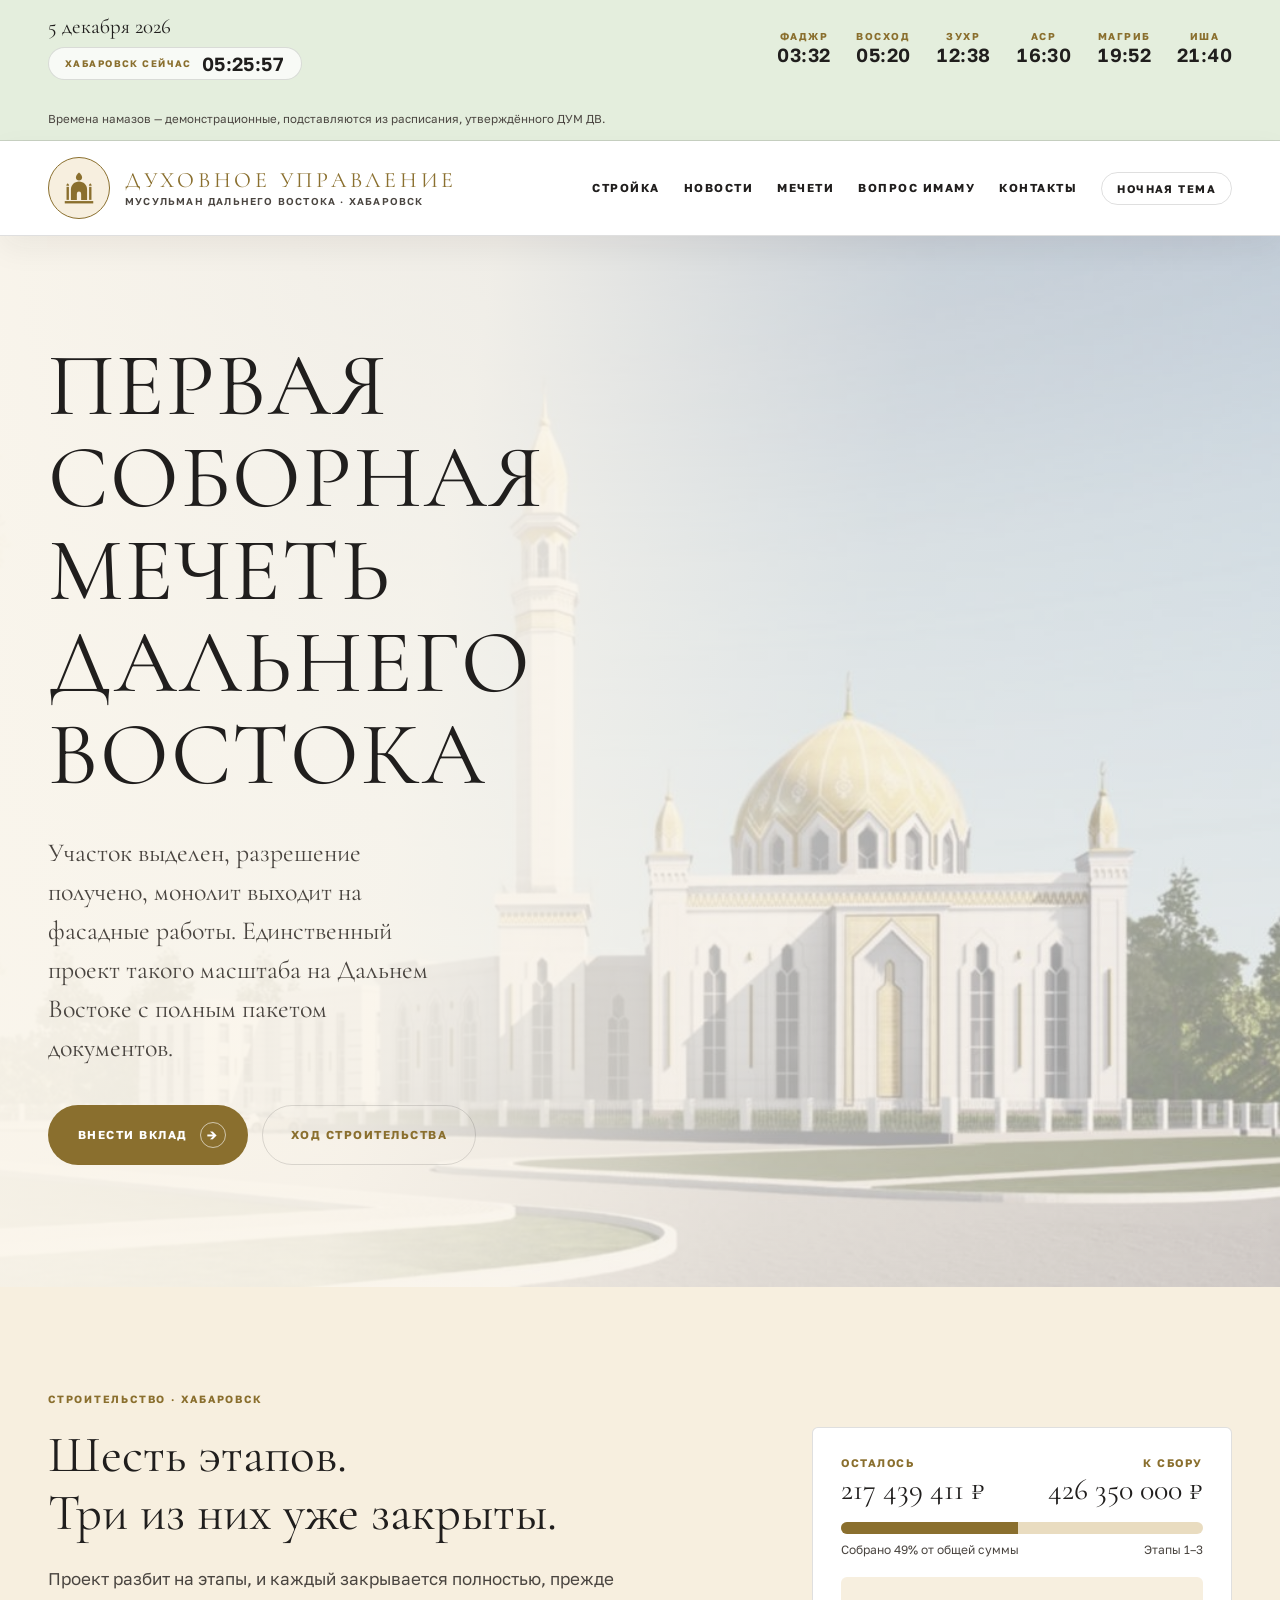
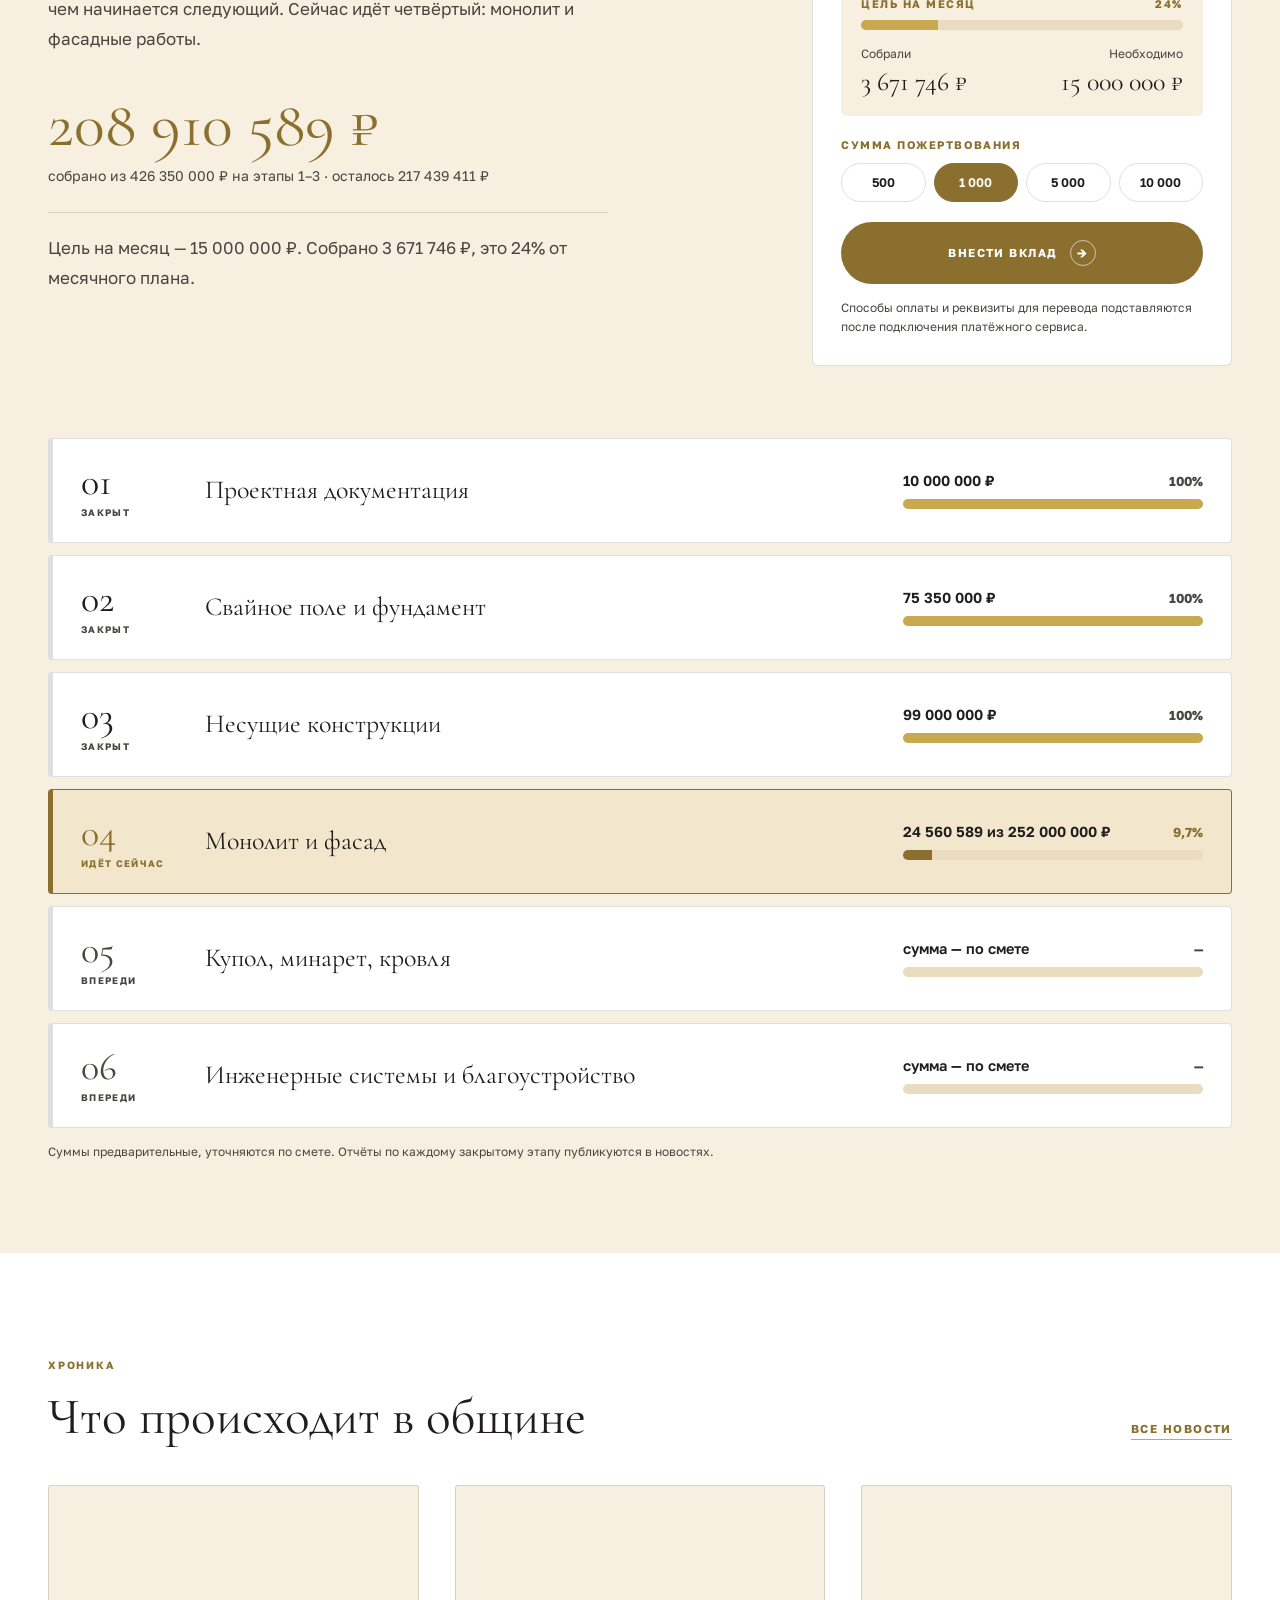
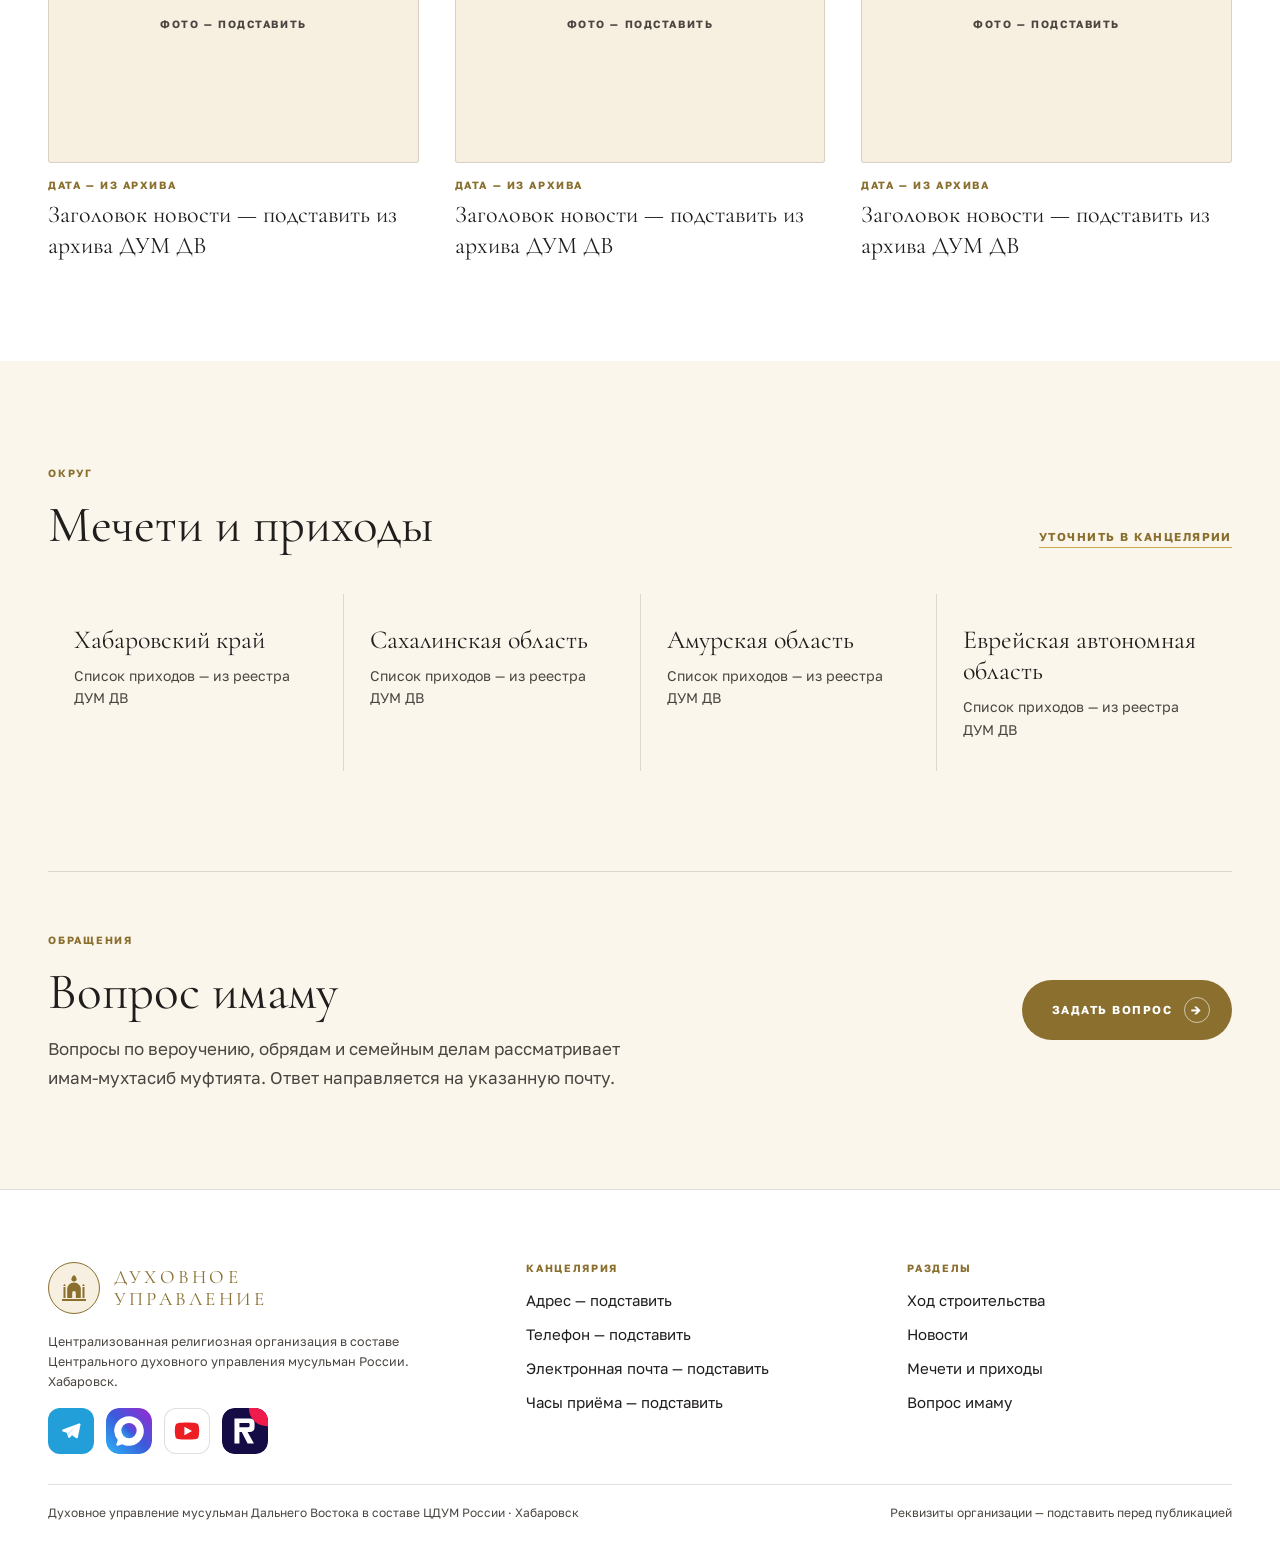
<file: index .html>
<!DOCTYPE html>
<html lang="ru">
<head>
<meta charset="utf-8">
<meta name="viewport" content="width=device-width, initial-scale=1">
<title>Духовное управление мусульман Дальнего Востока — Хабаровск</title>
<link rel="preconnect" href="https://fonts.googleapis.com">
<link rel="preconnect" href="https://fonts.gstatic.com" crossorigin>
<link href="https://fonts.googleapis.com/css2?family=Cormorant+Garamond:wght@400;500;600&family=Golos+Text:wght@400;500;600;700&display=swap" rel="stylesheet">
<style>
*{box-sizing:border-box}
html{scroll-behavior:smooth}
body{margin:0;font-family:"Golos Text",system-ui,sans-serif;font-size:16px;background:#fbf6ec}
h1,h2,h3{font-family:"Cormorant Garamond",Georgia,serif;font-weight:400;margin:0}
a{color:#8a6f2e}
a:hover{color:#6f5822}
img{max-width:100%}
#night{position:absolute;opacity:0;pointer-events:none}

.page{
  --pg:#fbf6ec;--srf:#ffffff;--pnl:#f7efdf;--tx:#201e1d;--mut:#4a4540;
  --brd:rgba(32,30,29,.14);--gold:#8a6f2e;--goldsoft:#c8a94f;--track:#e9dcc0;
  --strip:#e4eedd;--heroimg:.5;
  --veil:linear-gradient(100deg,rgba(251,246,236,.96) 0%,rgba(251,246,236,.84) 34%,rgba(251,246,236,.28) 64%,rgba(251,246,236,0) 100%);
  background:var(--pg);color:var(--tx)
}
#night:checked ~ .page{
  --pg:#12141c;--srf:#191d28;--pnl:#161a23;--tx:#f3ecdd;--mut:rgba(243,236,221,.72);
  --brd:rgba(243,236,221,.18);--gold:#d9b45c;--goldsoft:#e9d08a;--track:rgba(243,236,221,.16);
  --strip:#1b2420;--heroimg:.3;
  --veil:linear-gradient(100deg,rgba(18,20,28,.95) 0%,rgba(18,20,28,.82) 34%,rgba(18,20,28,.42) 64%,rgba(18,20,28,.2) 100%)
}
#night:checked ~ .page .sky{display:block}
#night:checked ~ .page .theme-day{display:none}
.theme-night{display:none}
#night:checked ~ .page .theme-night{display:inline}

.wrap{max-width:1240px;margin:0 auto;padding:0 28px}
.kicker{font-size:10.5px;font-weight:700;letter-spacing:.17em;text-transform:uppercase;color:var(--gold)}

/* строка намазов — единственный светло-зелёный элемент */
.strip{background:var(--strip);border-bottom:1px solid var(--brd)}
.strip-in{display:flex;align-items:center;gap:32px;flex-wrap:wrap;padding:14px 28px;max-width:1240px;margin:0 auto}
.strip-left{margin-right:auto;display:flex;flex-direction:column;gap:8px}
.date{font-family:"Cormorant Garamond",Georgia,serif;font-size:21px;color:var(--tx)}
.clock{display:inline-flex;align-items:center;gap:10px;background:rgba(255,255,255,.72);border:1px solid var(--brd);border-radius:999px;padding:6px 16px;align-self:flex-start}
#night:checked ~ .page .clock{background:rgba(255,255,255,.08)}
.clock-label{font-size:9.5px;font-weight:700;letter-spacing:.15em;text-transform:uppercase;color:var(--gold);line-height:1}
.clock-time{font-weight:600;font-size:19px;line-height:1;font-variant-numeric:tabular-nums;letter-spacing:.02em;color:var(--tx)}
.prayers{display:flex;gap:26px;flex-wrap:wrap}
.prayer{display:flex;flex-direction:column;align-items:center;gap:3px}
.prayer-k{font-size:10px;font-weight:700;letter-spacing:.15em;text-transform:uppercase;color:var(--gold)}
.prayer-v{font-weight:600;font-size:19px;line-height:1;font-variant-numeric:tabular-nums;letter-spacing:.02em;color:var(--tx)}
.strip-note{width:100%;font-size:11.5px;color:var(--mut)}

/* шапка */
.nav{position:sticky;top:0;z-index:30;background:var(--srf);border-bottom:1px solid var(--brd);box-shadow:0 12px 30px rgba(32,30,29,.06)}
.nav-in{display:flex;align-items:center;gap:30px;flex-wrap:wrap;padding:16px 28px;max-width:1240px;margin:0 auto}
.brand{display:flex;align-items:center;gap:15px;text-decoration:none;color:inherit;margin-right:auto}
.brand-badge{width:62px;height:62px;flex:none;border-radius:50%;background:var(--pnl);border:1.5px solid var(--gold);display:grid;place-items:center}
.mark{width:38px;height:38px;fill:var(--gold)}
.mark .cut{fill:var(--pnl)}
.brand-name{font-family:"Cormorant Garamond",Georgia,serif;font-size:22px;letter-spacing:.17em;text-transform:uppercase;color:var(--gold);line-height:1}
.brand-sub{font-size:10px;font-weight:600;letter-spacing:.12em;text-transform:uppercase;color:var(--mut);margin-top:4px;display:block}
.menu{display:flex;align-items:center;gap:24px;flex-wrap:wrap}
.menu a{font-size:11.5px;font-weight:700;letter-spacing:.13em;text-transform:uppercase;color:var(--tx);text-decoration:none}
.menu a:hover{color:var(--gold)}
.theme-btn{display:inline-flex;align-items:center;gap:8px;border:1px solid var(--brd);border-radius:999px;padding:9px 15px;font-size:11px;font-weight:700;letter-spacing:.13em;text-transform:uppercase;color:var(--tx);cursor:pointer;user-select:none}
.theme-btn:hover{background:var(--pnl)}

/* герой */
.hero{position:relative;overflow:hidden;background:var(--pg)}
.hero-img{position:absolute;inset:0;width:100%;height:100%;object-fit:cover;object-position:70% 40%;opacity:var(--heroimg);filter:saturate(.62) contrast(.92)}
.hero-veil{position:absolute;inset:0;background:var(--veil)}
.sky{display:none;position:absolute;inset:0;pointer-events:none}
.moon{position:absolute;right:120px;top:70px;width:96px;height:96px;border-radius:50%;box-shadow:inset -24px -8px 0 0 #f3e6c0,0 0 70px 18px rgba(243,230,192,.16)}
.star{position:absolute;width:3px;height:3px;border-radius:50%;background:#fff;animation:twinkle 3.4s ease-in-out infinite}
@keyframes twinkle{0%,100%{opacity:.25}50%{opacity:1}}
.hero-in{position:relative;padding:104px 28px 122px;max-width:1240px;margin:0 auto}
.hero h1{font-size:clamp(44px,7vw,92px);line-height:1.03;letter-spacing:.02em;text-transform:uppercase;max-width:12ch;color:var(--tx)}
.hero p{font-family:"Cormorant Garamond",Georgia,serif;font-size:26px;line-height:1.5;max-width:34ch;color:var(--mut);margin:32px 0 38px}
.btns{display:flex;gap:14px;flex-wrap:wrap}
.btn{display:inline-flex;align-items:center;gap:12px;border-radius:999px;padding:17px 22px 17px 30px;font-size:11.5px;font-weight:700;letter-spacing:.13em;text-transform:uppercase;text-decoration:none}
.btn-primary{background:var(--gold);color:#fff}
.btn-primary:hover{opacity:.88;color:#fff}
.btn-ghost{border:1px solid var(--brd);color:var(--gold);padding:17px 28px}
.btn-ghost:hover{background:var(--pnl)}
.arrow{width:26px;height:26px;border:1.5px solid rgba(255,255,255,.6);border-radius:50%;display:grid;place-items:center;font-size:13px}

/* стройка */
.build{background:var(--pnl);padding:100px 0 92px}
.build-grid{display:grid;grid-template-columns:1.15fr 420px;gap:64px;align-items:start;margin-top:20px}
.build h2{font-size:clamp(34px,4vw,54px);line-height:1.12;color:var(--tx);margin-bottom:22px}
.lead{font-size:17px;line-height:1.75;color:var(--mut);max-width:52ch;margin:0}
.big-sum{font-family:"Cormorant Garamond",Georgia,serif;font-size:clamp(40px,5vw,64px);line-height:1;color:var(--gold);margin-top:40px}
.sub{font-size:14px;color:var(--mut);margin-top:10px}
.rule{height:1px;background:var(--brd);margin:28px 0 20px;max-width:56ch}
.panel{background:var(--srf);border:1px solid var(--brd);border-radius:6px;padding:28px}
.panel-row{display:flex;justify-content:space-between;gap:16px;align-items:flex-end}
.panel-label{font-size:11px;font-weight:700;letter-spacing:.14em;text-transform:uppercase;color:var(--gold)}
.panel-num{font-family:"Cormorant Garamond",Georgia,serif;font-size:30px;line-height:1.1;margin-top:4px;color:var(--tx)}
.track{height:10px;border-radius:999px;background:var(--track);overflow:hidden}
.bar{height:100%;background:var(--gold)}
.panel .track{height:12px;margin-top:16px}
.meta-row{display:flex;justify-content:space-between;font-size:12px;color:var(--mut);margin-top:8px}
.goal{background:var(--pnl);border-radius:6px;padding:20px;margin-top:20px}
.goal .track{margin-top:10px;height:10px}
.goal .bar{background:var(--goldsoft)}
.amounts{display:grid;grid-template-columns:repeat(4,1fr);gap:8px;margin-top:12px}
.amount{border:1px solid var(--brd);border-radius:999px;padding:11px 4px;text-align:center;font-size:12.5px;font-weight:600;color:var(--tx)}
.amount.on{background:var(--gold);border-color:var(--gold);color:#fff}
.panel .btn{width:100%;justify-content:center;margin-top:20px;padding:18px}
.fine{font-size:12px;line-height:1.6;color:var(--mut);margin-top:14px}

.stages{margin-top:72px;display:flex;flex-direction:column;gap:12px}
.stage{display:grid;grid-template-columns:96px 1fr 300px;gap:28px;align-items:center;background:var(--srf);border:1px solid var(--brd);border-left:5px solid var(--brd);border-radius:4px;padding:24px 28px}
.stage.active{border-color:var(--gold);border-left-color:var(--gold);background:rgba(200,169,79,.12)}
.stage-num{display:flex;flex-direction:column;gap:6px}
.stage-num .num{font-family:"Cormorant Garamond",Georgia,serif;font-size:38px;line-height:1;color:var(--mut)}
.stage.done .num{color:var(--tx)}
.stage.active .num{color:var(--gold)}
.stage-num .status{font-size:9.5px;font-weight:700;letter-spacing:.14em;text-transform:uppercase;color:var(--mut)}
.stage.active .status{color:var(--gold)}
.stage-title{font-family:"Cormorant Garamond",Georgia,serif;font-size:26px;line-height:1.25;color:var(--tx)}
.stage-money-row{display:flex;justify-content:space-between;align-items:baseline;gap:12px;margin-bottom:10px}
.stage-money .sum{font-size:14.5px;font-weight:600;color:var(--tx)}
.stage-money .pct{font-size:13px;font-weight:700;color:var(--mut)}
.stage.active .pct{color:var(--gold)}
.stage.done .bar{background:var(--goldsoft)}
.stage.next .bar{background:transparent}

/* новости */
.news{background:var(--srf);padding:100px 0}
.head-row{display:flex;align-items:baseline;justify-content:space-between;gap:24px;margin:16px 0 40px}
.head-row h2{font-size:clamp(32px,4vw,52px);line-height:1.1;color:var(--tx)}
.more{font-size:11.5px;font-weight:700;letter-spacing:.13em;text-transform:uppercase;text-decoration:none;color:var(--gold);border-bottom:1px solid var(--goldsoft);padding-bottom:3px}
.news-grid{display:grid;grid-template-columns:repeat(3,1fr);gap:36px}
.news-photo{aspect-ratio:4/3;border:1px solid var(--brd);border-radius:3px;background:var(--pnl);display:grid;place-items:center;font-size:10.5px;font-weight:700;letter-spacing:.15em;text-transform:uppercase;color:var(--mut)}
.news-date{font-size:10.5px;font-weight:700;letter-spacing:.15em;text-transform:uppercase;color:var(--gold);margin-top:16px}
.news-title{font-size:24px;line-height:1.3;margin-top:8px;color:var(--tx)}

/* приходы */
.regions{background:var(--pg);padding:100px 0}
.regions-grid{display:grid;grid-template-columns:repeat(4,1fr);gap:1px;background:var(--brd)}
.region{background:var(--pg);padding:30px 26px}
.region-name{font-family:"Cormorant Garamond",Georgia,serif;font-size:26px;line-height:1.2;color:var(--tx)}
.region-note{font-size:14px;line-height:1.6;color:var(--mut);margin-top:10px}

/* вопрос имаму */
.ask{background:var(--pg);padding:0 0 96px}
.ask-in{border-top:1px solid var(--brd);padding-top:56px;display:flex;align-items:center;justify-content:space-between;gap:56px;flex-wrap:wrap}
.ask h2{font-size:clamp(32px,4vw,52px);line-height:1.12;margin:16px 0 14px;color:var(--tx)}
.ask p{font-size:17px;line-height:1.7;color:var(--mut);margin:0;max-width:56ch}

/* подвал */
footer{background:var(--srf);border-top:1px solid var(--brd);color:var(--tx)}
.foot{display:grid;grid-template-columns:1.3fr 1fr 1fr;gap:56px;padding:72px 28px 30px;max-width:1240px;margin:0 auto}
.foot-brand{display:flex;align-items:center;gap:14px}
.foot-badge{width:52px;height:52px;border-radius:50%;background:var(--pnl);border:1.5px solid var(--gold);display:grid;place-items:center}
.foot-badge .mark{width:32px;height:32px}
.foot-col h4{font-size:10.5px;font-weight:700;letter-spacing:.16em;text-transform:uppercase;color:var(--gold);margin:0 0 14px}
.foot-col a,.foot-col span{display:block;font-size:15px;line-height:1.6;color:var(--tx);text-decoration:none;margin-bottom:10px}
.foot-note{font-size:12.5px;color:var(--mut);line-height:1.6}
.socials{display:flex;gap:12px;margin-top:16px}
.social{width:46px;height:46px;border-radius:12px;display:grid;place-items:center;text-decoration:none;overflow:hidden}
.legal{max-width:1240px;margin:0 auto;padding:0 28px 34px}
.legal-in{border-top:1px solid var(--brd);padding-top:20px;display:flex;justify-content:space-between;gap:20px;flex-wrap:wrap;font-size:12px;color:var(--mut)}

@media (max-width:1080px){
  .build-grid{grid-template-columns:1fr}
  .stage{grid-template-columns:80px 1fr}
  .stage-money{grid-column:1 / -1}
  .news-grid{grid-template-columns:1fr}
  .regions-grid{grid-template-columns:1fr 1fr}
  .foot{grid-template-columns:1fr}
  .moon{right:40px;top:40px;width:70px;height:70px}
}
</style>
</head>
<body>
<input type="checkbox" id="night">
<div class="page">

  <div class="strip">
    <div class="strip-in">
      <div class="strip-left">
        <span class="date" id="today">Дата</span>
        <span class="clock"><span class="clock-label">Хабаровск сейчас</span><span class="clock-time" id="clock">--:--:--</span></span>
      </div>
      <div class="prayers">
        <div class="prayer"><span class="prayer-k">Фаджр</span><span class="prayer-v">03:32</span></div>
        <div class="prayer"><span class="prayer-k">Восход</span><span class="prayer-v">05:20</span></div>
        <div class="prayer"><span class="prayer-k">Зухр</span><span class="prayer-v">12:38</span></div>
        <div class="prayer"><span class="prayer-k">Аср</span><span class="prayer-v">16:30</span></div>
        <div class="prayer"><span class="prayer-k">Магриб</span><span class="prayer-v">19:52</span></div>
        <div class="prayer"><span class="prayer-k">Иша</span><span class="prayer-v">21:40</span></div>
      </div>
      <div class="strip-note">Времена намазов — демонстрационные, подставляются из расписания, утверждённого ДУМ ДВ.</div>
    </div>
  </div>

  <nav class="nav">
    <div class="nav-in">
      <a class="brand" href="#top">
        <span class="brand-badge"><svg class="mark" viewBox="0 0 64 64" aria-hidden="true">
  <path d="M32 6c3.4 2.6 5.2 5.6 5.2 8.6 0 2.6-2.3 4.6-5.2 4.6s-5.2-2-5.2-4.6c0-3 1.8-6 5.2-8.6z"/>
  <path d="M32 21c7.6 0 13.6 6 13.6 13.4V52H18.4V34.4C18.4 27 24.4 21 32 21z"/>
  <path class="cut" d="M28.4 52V41.6a3.6 3.6 0 0 1 7.2 0V52z"/>
  <path d="M11 30h4v22h-4z"/><path d="M49 30h4v22h-4z"/>
  <path d="M13 24c1.6 1.4 2.4 2.8 2.4 4.2H10.6c0-1.4.8-2.8 2.4-4.2z"/>
  <path d="M51 24c1.6 1.4 2.4 2.8 2.4 4.2h-4.8c0-1.4.8-2.8 2.4-4.2z"/>
  <path d="M8 54h48v4H8z"/>
</svg></span>
        <span>
          <span class="brand-name">Духовное управление</span>
          <span class="brand-sub">мусульман Дальнего Востока · Хабаровск</span>
        </span>
      </a>
      <div class="menu">
        <a href="#build">Стройка</a>
        <a href="#news">Новости</a>
        <a href="#regions">Мечети</a>
        <a href="#ask">Вопрос имаму</a>
        <a href="#contacts">Контакты</a>
        <label class="theme-btn" for="night"><span class="theme-day">Ночная тема</span><span class="theme-night">Светлая тема</span></label>
      </div>
    </div>
  </nav>

  <section class="hero" id="top">
    <img class="hero-img" src="[data-uri]" alt="Проект первой соборной мечети Дальнего Востока">
    <div class="hero-veil"></div>
    <div class="sky">
      <div class="moon"></div>
      <div class="star" style="left:12%;top:88px"></div>
      <div class="star" style="left:22%;top:150px;animation-delay:.4s"></div>
      <div class="star" style="left:34%;top:64px;animation-delay:.9s"></div>
      <div class="star" style="left:46%;top:190px;animation-delay:.2s"></div>
      <div class="star" style="left:58%;top:110px;animation-delay:1.1s"></div>
      <div class="star" style="left:70%;top:240px;animation-delay:.7s"></div>
      <div class="star" style="left:84%;top:300px;animation-delay:.3s"></div>
    </div>
    <div class="hero-in">
      <h1>Первая соборная мечеть Дальнего Востока</h1>
      <p>Участок выделен, разрешение получено, монолит выходит на фасадные работы. Единственный проект такого масштаба на Дальнем Востоке с полным пакетом документов.</p>
      <div class="btns">
        <a class="btn btn-primary" href="#donate">Внести вклад<span class="arrow">→</span></a>
        <a class="btn btn-ghost" href="#build">Ход строительства</a>
      </div>
    </div>
  </section>

  <section class="build" id="build">
    <div class="wrap">
      <span class="kicker">Строительство · Хабаровск</span>
      <div class="build-grid">
        <div>
          <h2>Шесть этапов.<br>Три из них уже закрыты.</h2>
          <p class="lead">Проект разбит на этапы, и каждый закрывается полностью, прежде чем начинается следующий. Сейчас идёт четвёртый: монолит и фасадные работы.</p>
          <div class="big-sum">208 910 589 ₽</div>
          <div class="sub">собрано из 426 350 000 ₽ на этапы 1–3 · осталось 217 439 411 ₽</div>
          <div class="rule"></div>
          <div class="lead">Цель на месяц — 15 000 000 ₽. Собрано 3 671 746 ₽, это 24% от месячного плана.</div>
        </div>

        <aside class="panel" id="donate">
          <div class="panel-row">
            <div>
              <div class="panel-label">Осталось</div>
              <div class="panel-num">217 439 411 ₽</div>
            </div>
            <div style="text-align:right">
              <div class="panel-label">К сбору</div>
              <div class="panel-num">426 350 000 ₽</div>
            </div>
          </div>
          <div class="track"><div class="bar" style="width:49%"></div></div>
          <div class="meta-row"><span>Собрано 49% от общей суммы</span><span>Этапы 1–3</span></div>
          <div class="goal">
            <div class="panel-row"><span class="panel-label">Цель на месяц</span><span class="panel-label">24%</span></div>
            <div class="track"><div class="bar" style="width:24%"></div></div>
            <div class="panel-row" style="margin-top:14px">
              <div><div class="fine" style="margin:0">Собрали</div><div class="panel-num" style="font-size:26px">3 671 746 ₽</div></div>
              <div style="text-align:right"><div class="fine" style="margin:0">Необходимо</div><div class="panel-num" style="font-size:26px">15 000 000 ₽</div></div>
            </div>
          </div>
          <div class="panel-label" style="margin-top:22px">Сумма пожертвования</div>
          <div class="amounts">
            <span class="amount">500</span>
            <span class="amount on">1 000</span>
            <span class="amount">5 000</span>
            <span class="amount">10 000</span>
          </div>
          <a class="btn btn-primary" href="#contacts">Внести вклад<span class="arrow">→</span></a>
          <div class="fine">Способы оплаты и реквизиты для перевода подставляются после подключения платёжного сервиса.</div>
        </aside>
      </div>

      <div class="stages">
      <div class="stage done">
        <div class="stage-num"><span class="num">01</span><span class="status">Закрыт</span></div>
        <div class="stage-title">Проектная документация</div>
        <div class="stage-money">
          <div class="stage-money-row"><span class="sum">10 000 000 ₽</span><span class="pct">100%</span></div>
          <div class="track"><div class="bar" style="width:100%"></div></div>
        </div>
      </div>
      <div class="stage done">
        <div class="stage-num"><span class="num">02</span><span class="status">Закрыт</span></div>
        <div class="stage-title">Свайное поле и фундамент</div>
        <div class="stage-money">
          <div class="stage-money-row"><span class="sum">75 350 000 ₽</span><span class="pct">100%</span></div>
          <div class="track"><div class="bar" style="width:100%"></div></div>
        </div>
      </div>
      <div class="stage done">
        <div class="stage-num"><span class="num">03</span><span class="status">Закрыт</span></div>
        <div class="stage-title">Несущие конструкции</div>
        <div class="stage-money">
          <div class="stage-money-row"><span class="sum">99 000 000 ₽</span><span class="pct">100%</span></div>
          <div class="track"><div class="bar" style="width:100%"></div></div>
        </div>
      </div>
      <div class="stage active">
        <div class="stage-num"><span class="num">04</span><span class="status">Идёт сейчас</span></div>
        <div class="stage-title">Монолит и фасад</div>
        <div class="stage-money">
          <div class="stage-money-row"><span class="sum">24 560 589 из 252 000 000 ₽</span><span class="pct">9,7%</span></div>
          <div class="track"><div class="bar" style="width:9.7%"></div></div>
        </div>
      </div>
      <div class="stage next">
        <div class="stage-num"><span class="num">05</span><span class="status">Впереди</span></div>
        <div class="stage-title">Купол, минарет, кровля</div>
        <div class="stage-money">
          <div class="stage-money-row"><span class="sum">сумма — по смете</span><span class="pct">—</span></div>
          <div class="track"><div class="bar" style="width:0%"></div></div>
        </div>
      </div>
      <div class="stage next">
        <div class="stage-num"><span class="num">06</span><span class="status">Впереди</span></div>
        <div class="stage-title">Инженерные системы и благоустройство</div>
        <div class="stage-money">
          <div class="stage-money-row"><span class="sum">сумма — по смете</span><span class="pct">—</span></div>
          <div class="track"><div class="bar" style="width:0%"></div></div>
        </div>
      </div>
      </div>
      <div class="fine">Суммы предварительные, уточняются по смете. Отчёты по каждому закрытому этапу публикуются в новостях.</div>
    </div>
  </section>

  <section class="news" id="news">
    <div class="wrap">
      <span class="kicker">Хроника</span>
      <div class="head-row">
        <h2>Что происходит в общине</h2>
        <a class="more" href="#news">Все новости</a>
      </div>
      <div class="news-grid">
        <article class="news-card">
          <div class="news-photo">Фото — подставить</div>
          <div class="news-date">Дата — из архива</div>
          <h3 class="news-title">Заголовок новости — подставить из архива ДУМ ДВ</h3>
        </article>
        <article class="news-card">
          <div class="news-photo">Фото — подставить</div>
          <div class="news-date">Дата — из архива</div>
          <h3 class="news-title">Заголовок новости — подставить из архива ДУМ ДВ</h3>
        </article>
        <article class="news-card">
          <div class="news-photo">Фото — подставить</div>
          <div class="news-date">Дата — из архива</div>
          <h3 class="news-title">Заголовок новости — подставить из архива ДУМ ДВ</h3>
        </article>
      </div>
    </div>
  </section>

  <section class="regions" id="regions">
    <div class="wrap">
      <span class="kicker">Округ</span>
      <div class="head-row">
        <h2>Мечети и приходы</h2>
        <a class="more" href="#contacts">Уточнить в канцелярии</a>
      </div>
      <div class="regions-grid">
        <div class="region">
          <div class="region-name">Хабаровский край</div>
          <div class="region-note">Список приходов — из реестра ДУМ ДВ</div>
        </div>
        <div class="region">
          <div class="region-name">Сахалинская область</div>
          <div class="region-note">Список приходов — из реестра ДУМ ДВ</div>
        </div>
        <div class="region">
          <div class="region-name">Амурская область</div>
          <div class="region-note">Список приходов — из реестра ДУМ ДВ</div>
        </div>
        <div class="region">
          <div class="region-name">Еврейская автономная область</div>
          <div class="region-note">Список приходов — из реестра ДУМ ДВ</div>
        </div>
      </div>
    </div>
  </section>

  <section class="ask" id="ask">
    <div class="wrap">
      <div class="ask-in">
        <div>
          <span class="kicker">Обращения</span>
          <h2>Вопрос имаму</h2>
          <p>Вопросы по вероучению, обрядам и семейным делам рассматривает имам-мухтасиб муфтията. Ответ направляется на указанную почту.</p>
        </div>
        <a class="btn btn-primary" href="#contacts">Задать вопрос<span class="arrow">→</span></a>
      </div>
    </div>
  </section>

  <footer id="contacts">
    <div class="foot">
      <div>
        <div class="foot-brand">
          <span class="foot-badge"><svg class="mark" viewBox="0 0 64 64" aria-hidden="true">
  <path d="M32 6c3.4 2.6 5.2 5.6 5.2 8.6 0 2.6-2.3 4.6-5.2 4.6s-5.2-2-5.2-4.6c0-3 1.8-6 5.2-8.6z"/>
  <path d="M32 21c7.6 0 13.6 6 13.6 13.4V52H18.4V34.4C18.4 27 24.4 21 32 21z"/>
  <path class="cut" d="M28.4 52V41.6a3.6 3.6 0 0 1 7.2 0V52z"/>
  <path d="M11 30h4v22h-4z"/><path d="M49 30h4v22h-4z"/>
  <path d="M13 24c1.6 1.4 2.4 2.8 2.4 4.2H10.6c0-1.4.8-2.8 2.4-4.2z"/>
  <path d="M51 24c1.6 1.4 2.4 2.8 2.4 4.2h-4.8c0-1.4.8-2.8 2.4-4.2z"/>
  <path d="M8 54h48v4H8z"/>
</svg></span>
          <span class="brand-name" style="font-size:19px;line-height:1.15">Духовное<br>управление</span>
        </div>
        <div class="foot-note" style="margin-top:18px">Централизованная религиозная организация в составе Центрального духовного управления мусульман России. Хабаровск.</div>
        <div class="socials">
          <a class="social" href="#contacts" aria-label="Telegram" style="background:#229ED9">
            <svg width="24" height="24" viewBox="0 0 24 24" aria-hidden="true"><path d="M20.7 4.2 3.7 10.6c-.9.3-.9 1.6.1 1.9l3.9 1.2 1.5 4.6c.3.8 1.3 1 1.8.3l2-2.4 3.9 2.9c.7.5 1.7.1 1.9-.7l2.7-12.6c.2-1-.8-1.8-1.8-1.6z" fill="#fff"/><path d="M8.1 14.2l8.4-6.1-6.4 7.1-.1 2.6z" fill="#cfeafc"/></svg>
          </a>
          <a class="social" href="#contacts" aria-label="MAX">
            <svg width="46" height="46" viewBox="0 0 48 48" aria-hidden="true">
              <defs><linearGradient id="mx" x1="0" y1="1" x2="1" y2="0"><stop offset="0" stop-color="#29b6f6"/><stop offset=".5" stop-color="#3b5bdb"/><stop offset="1" stop-color="#9c27d1"/></linearGradient></defs>
              <rect width="48" height="48" rx="14" fill="url(#mx)"/>
              <path d="M24 8.5c8.6 0 15.5 7 15.5 15.5S32.6 39.5 24 39.5c-2.5 0-4.9-.6-7-1.7l-4.6 1.5c-1 .3-1.9-.6-1.6-1.6l1.5-4.4A15.4 15.4 0 0 1 8.5 24C8.5 15.5 15.4 8.5 24 8.5z" fill="#fff"/>
              <circle cx="24" cy="23.6" r="8" fill="url(#mx)"/>
            </svg>
          </a>
          <a class="social" href="#contacts" aria-label="YouTube" style="background:#fff;border:1px solid rgba(32,30,29,.14)">
            <svg width="30" height="30" viewBox="0 0 32 32" aria-hidden="true"><path d="M28.4 10.2c-.3-1.4-1.3-2.4-2.6-2.6C23.4 7.2 19.8 7 16 7s-7.4.2-9.8.6c-1.3.2-2.3 1.2-2.6 2.6C3.2 12 3 13.8 3 16s.2 4 .6 5.8c.3 1.4 1.3 2.4 2.6 2.6 2.4.4 6 .6 9.8.6s7.4-.2 9.8-.6c1.3-.2 2.3-1.2 2.6-2.6.4-1.8.6-3.6.6-5.8s-.2-4-.6-5.8z" fill="#ED1D24"/><path d="M13.2 20.6V11.4L21.4 16z" fill="#fff"/></svg>
          </a>
          <a class="social" href="#contacts" aria-label="Rutube">
            <svg width="46" height="46" viewBox="0 0 48 48" aria-hidden="true">
              <defs><clipPath id="rc"><rect width="48" height="48" rx="13"/></clipPath></defs>
              <g clip-path="url(#rc)">
                <rect width="48" height="48" fill="#160C45"/>
                <path d="M28 0h20v19a19 19 0 0 1-20-19z" fill="#EF1B4C"/>
                <path d="M13 11h15.6c3.6 0 5.4 1.8 5.4 5.3v3.4c0 3.5-1.8 5.3-5.4 5.3h-1.9l6.6 12h-6.6l-6.1-12h-2.4v12H13z" fill="#fff"/>
                <path d="M18.2 15.6h9.1c1 0 1.5.4 1.5 1.4v1.6c0 1-.5 1.4-1.5 1.4h-9.1z" fill="#160C45"/>
              </g>
            </svg>
          </a>
        </div>
      </div>
      <div class="foot-col">
        <h4>Канцелярия</h4>
        <span>Адрес — подставить</span>
        <span>Телефон — подставить</span>
        <span>Электронная почта — подставить</span>
        <span>Часы приёма — подставить</span>
      </div>
      <div class="foot-col">
        <h4>Разделы</h4>
        <a href="#build">Ход строительства</a>
        <a href="#news">Новости</a>
        <a href="#regions">Мечети и приходы</a>
        <a href="#ask">Вопрос имаму</a>
      </div>
    </div>
    <div class="legal">
      <div class="legal-in">
        <span>Духовное управление мусульман Дальнего Востока в составе ЦДУМ России · Хабаровск</span>
        <span>Реквизиты организации — подставить перед публикацией</span>
      </div>
    </div>
  </footer>
</div>

<script>
(function () {
  var clock = document.getElementById('clock');
  var today = document.getElementById('today');
  function tick() {
    var now = new Date();
    clock.textContent = new Intl.DateTimeFormat('ru-RU', { timeZone: 'Asia/Vladivostok', hour: '2-digit', minute: '2-digit', second: '2-digit' }).format(now);
    today.textContent = new Intl.DateTimeFormat('ru-RU', { timeZone: 'Asia/Vladivostok', day: 'numeric', month: 'long', year: 'numeric' }).format(now).replace(' г.', '');
  }
  tick();
  setInterval(tick, 1000);
})();
</script>
</body>
</html>
</file>
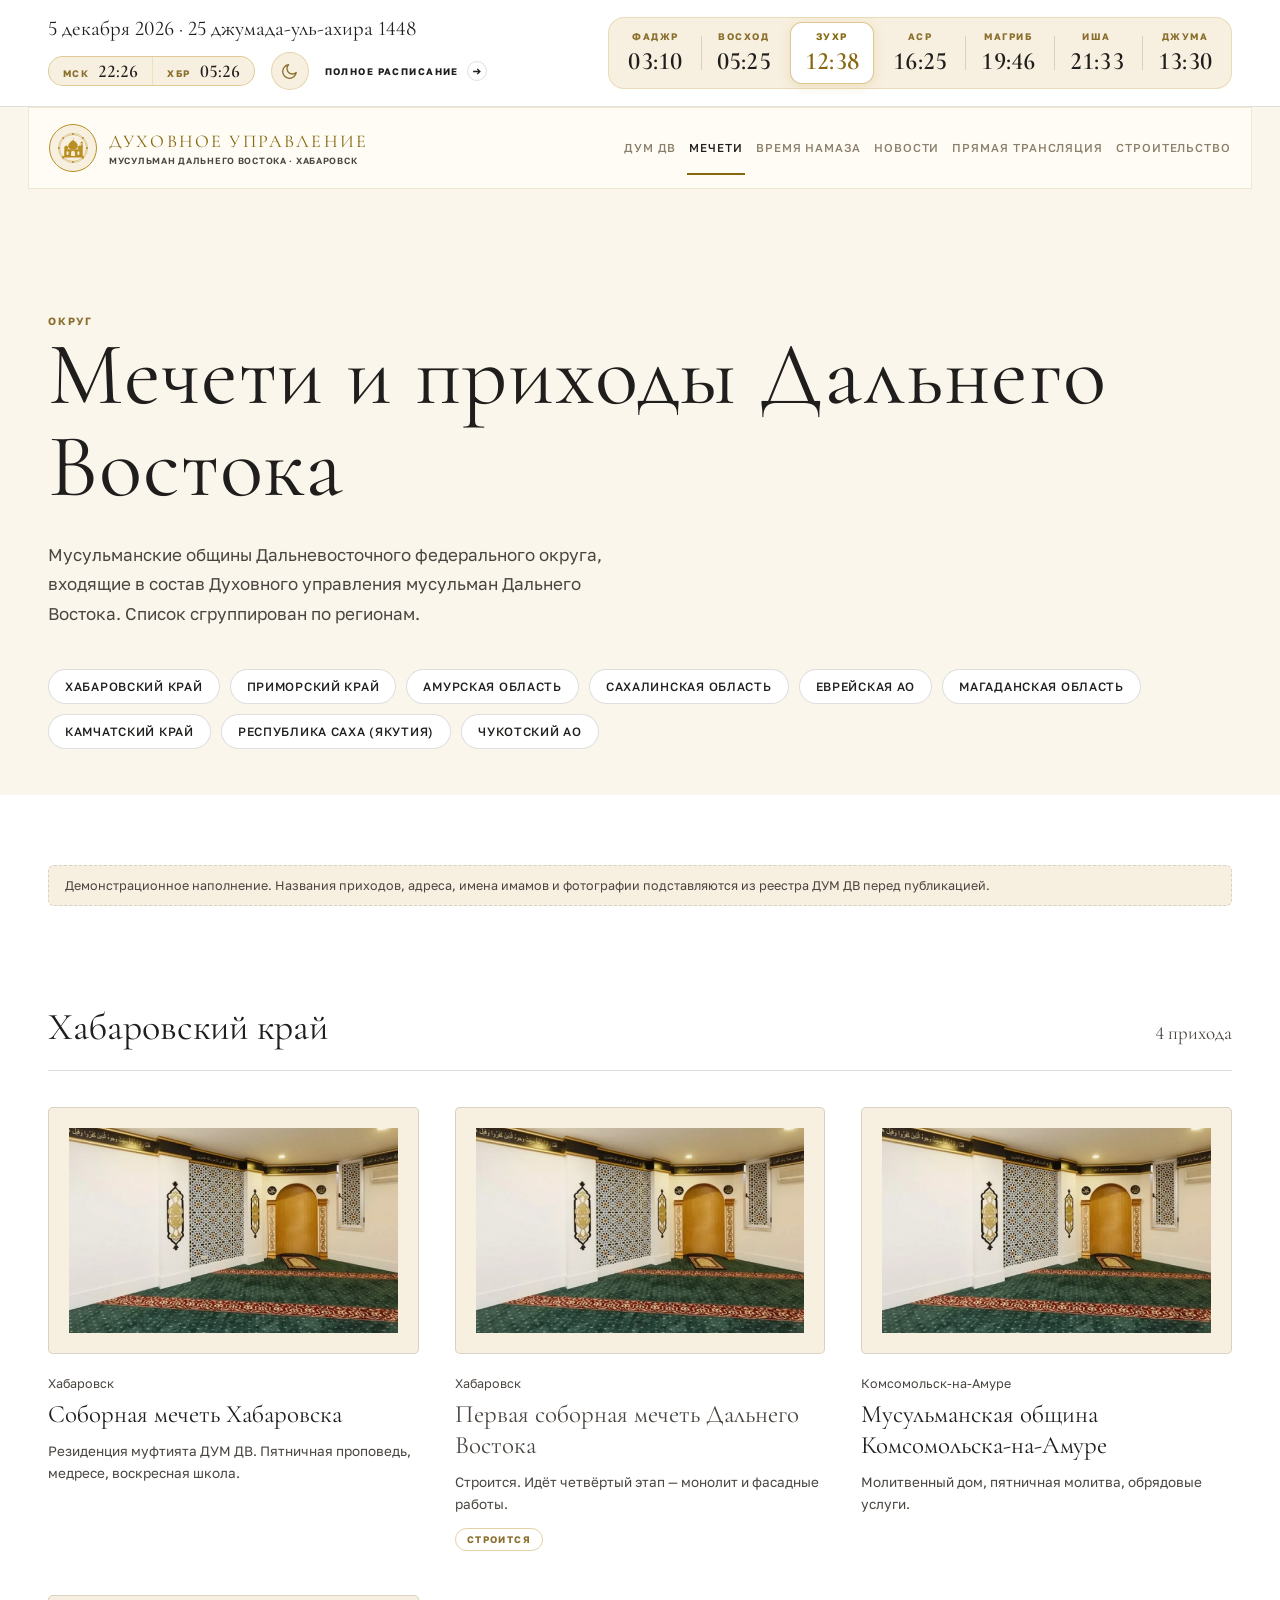
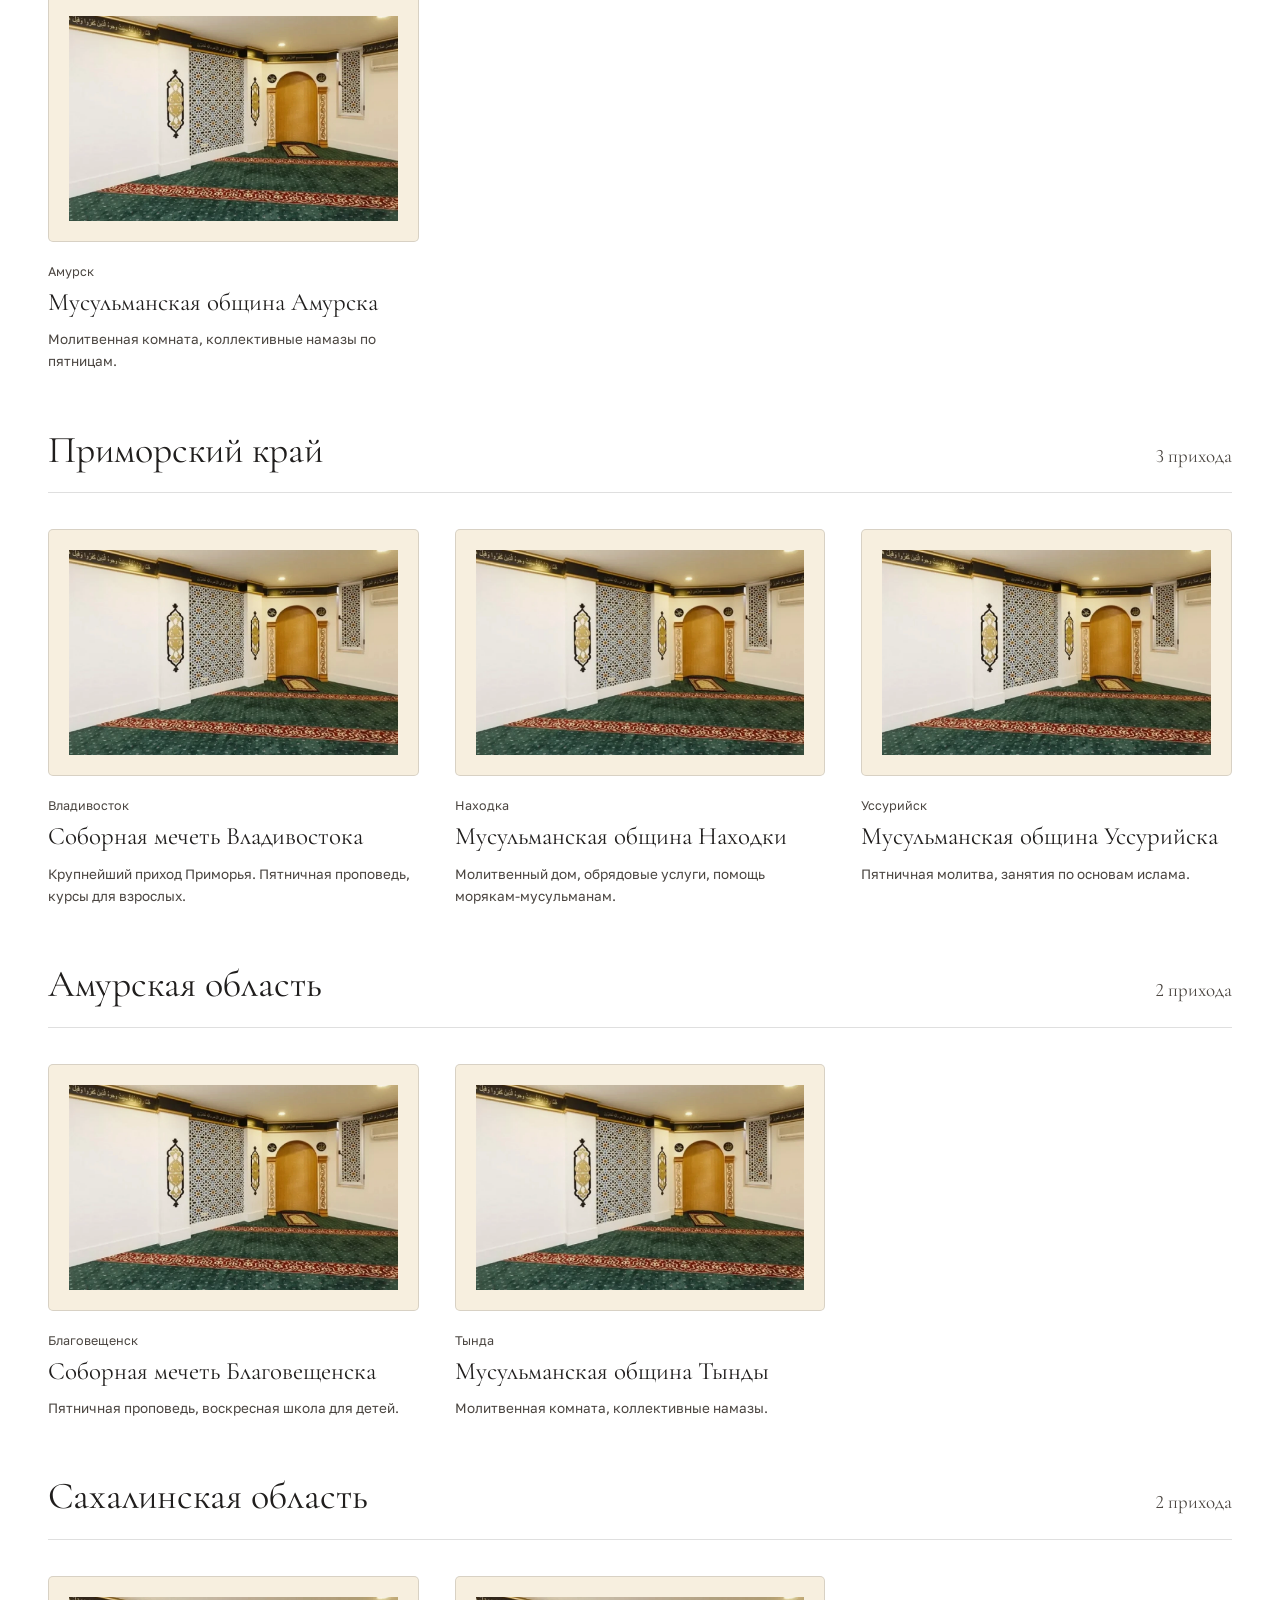
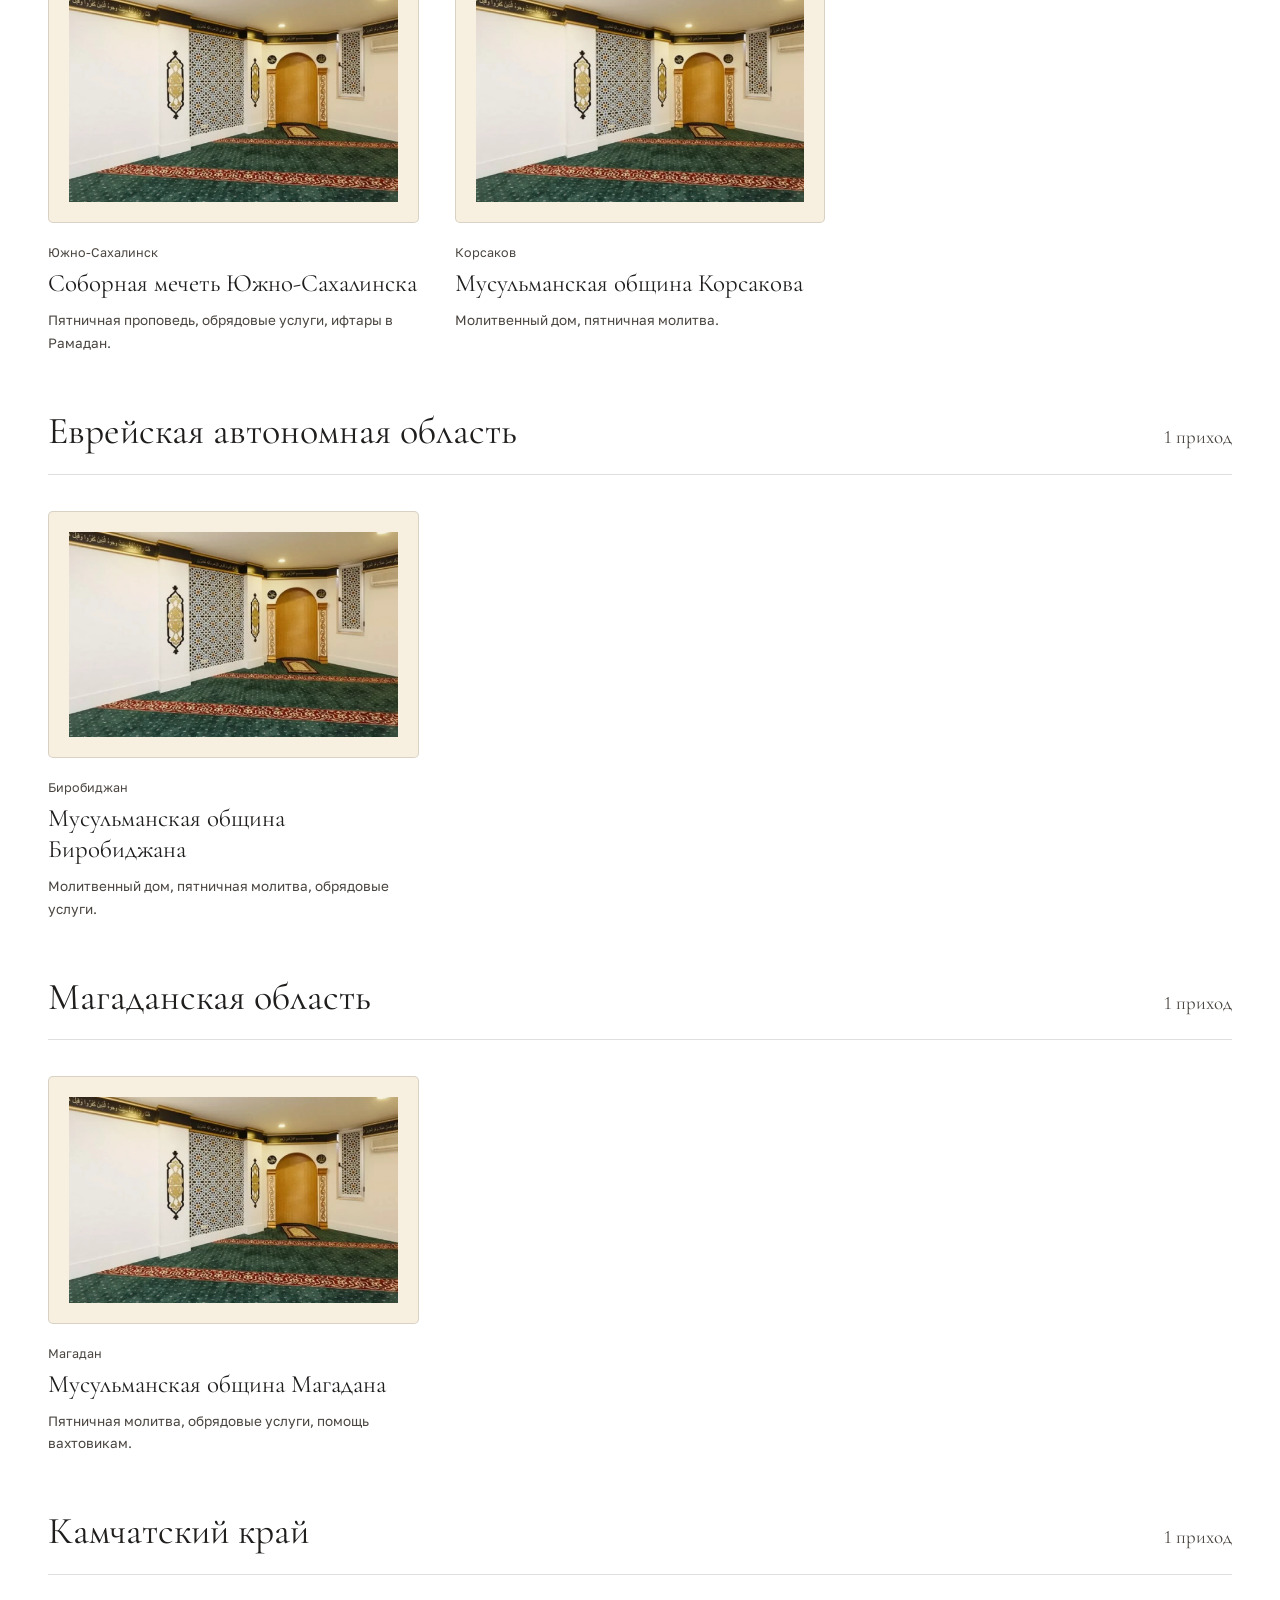
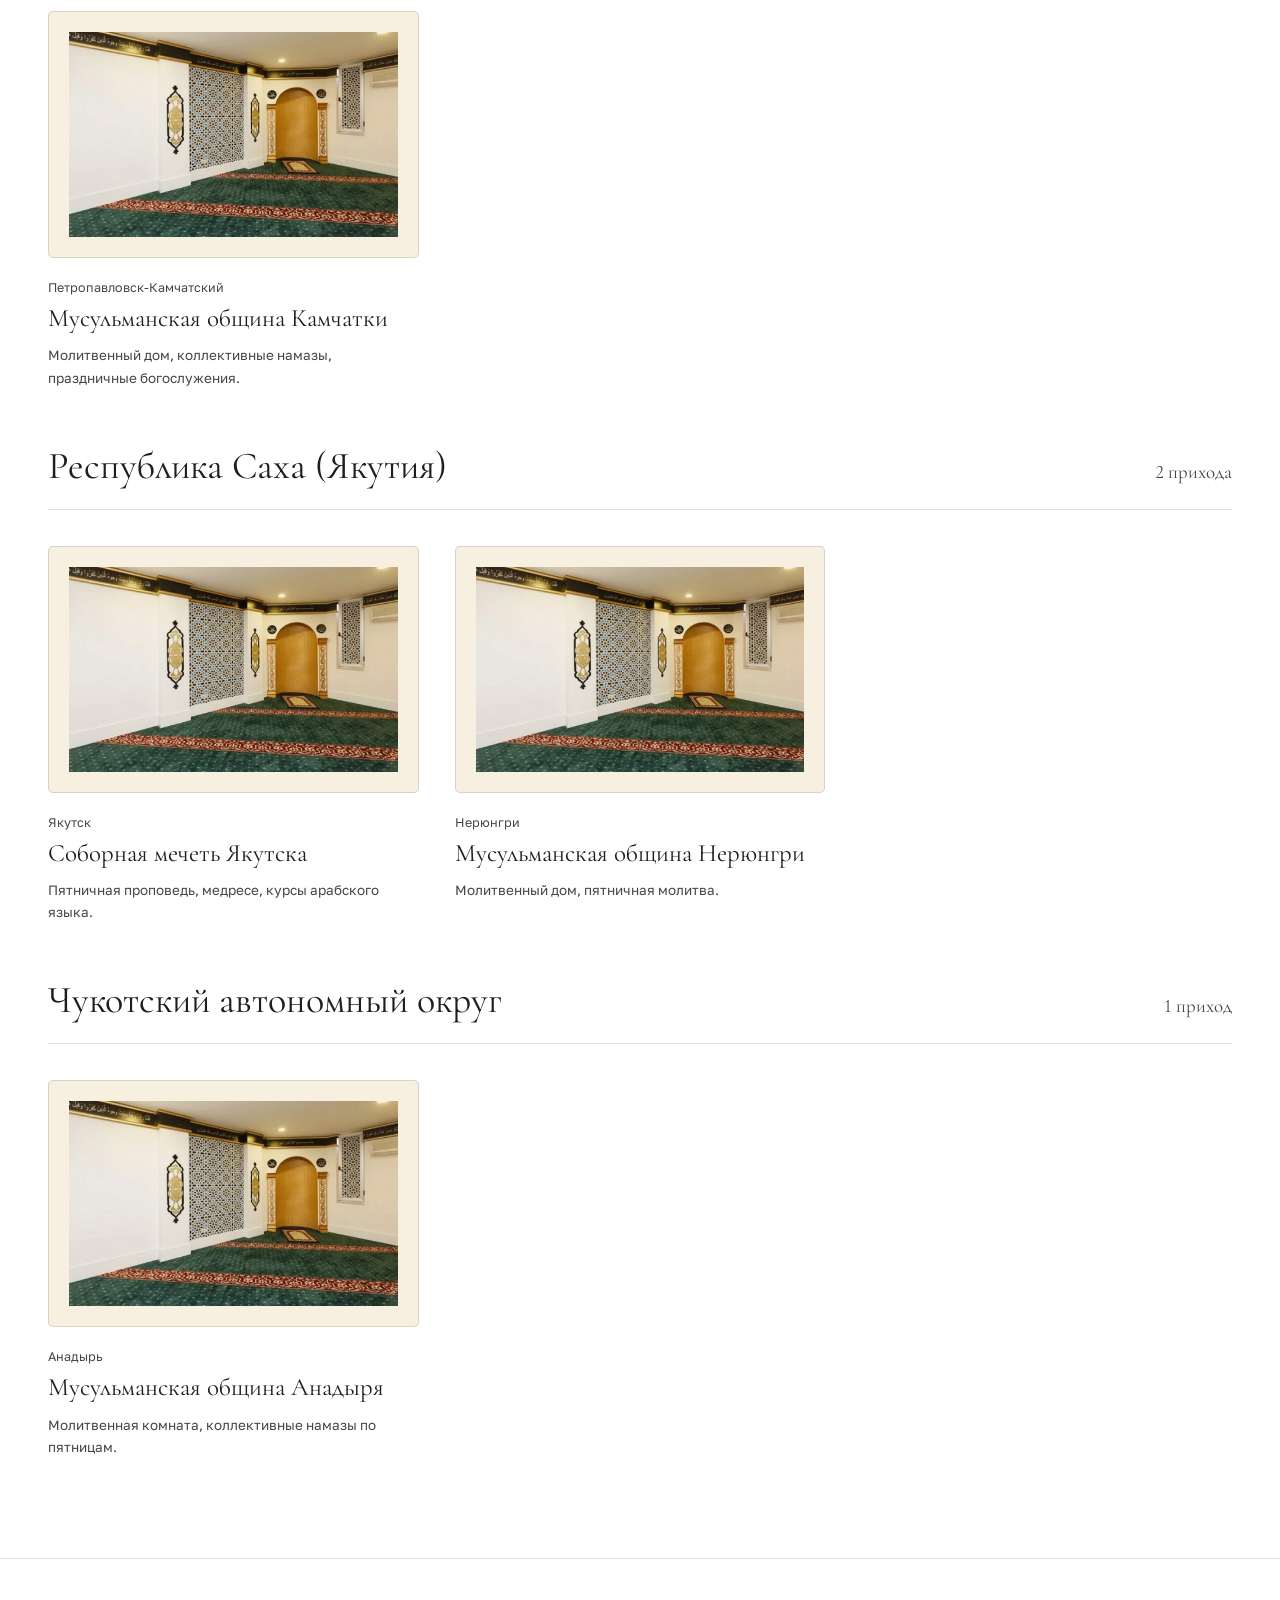
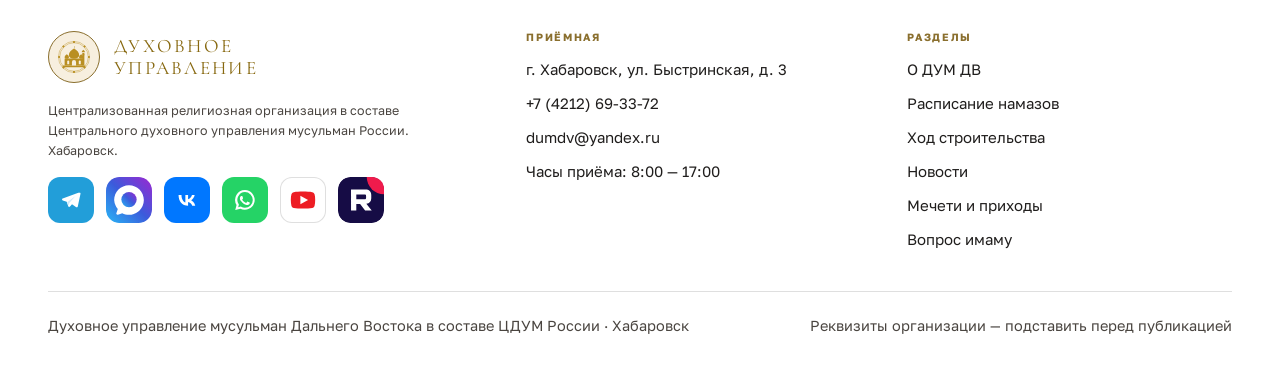
<file: mecheti.html>
<!DOCTYPE html>
<html lang="ru">
<head>
<meta charset="utf-8">
<meta name="viewport" content="width=device-width, initial-scale=1">
<title>Мечети и приходы — Духовное управление мусульман Дальнего Востока</title>
<link rel="preconnect" href="https://fonts.googleapis.com">
<link rel="preconnect" href="https://fonts.gstatic.com" crossorigin>
<link href="https://fonts.googleapis.com/css2?family=Cormorant+Garamond:wght@400;500;600&family=Golos+Text:wght@400;500;600;700&display=swap" rel="stylesheet">
<style>
*{box-sizing:border-box}
html{scroll-behavior:smooth}
body{margin:0;font-family:"Golos Text",system-ui,sans-serif;font-size:16px;background:#fbf6ec}
h1,h2,h3{font-family:"Cormorant Garamond",Georgia,serif;font-weight:400;margin:0}
a{color:#8a6f2e}
a:hover{color:#6f5822}
img{max-width:100%}
#night,#fsmenu{position:absolute;opacity:0;pointer-events:none}

.page{
  --pg:#fbf6ec;--srf:#ffffff;--pnl:#f7efdf;--tx:#201e1d;--mut:#4a4540;
  --brd:rgba(32,30,29,.14);--gold:#8a6f2e;--goldsoft:#c8a94f;--track:#e9dcc0;
  --strip:#ffffff;--heroimg:1;
  --veil:linear-gradient(100deg,rgba(251,246,236,.96) 0%,rgba(251,246,236,.84) 34%,rgba(251,246,236,.28) 64%,rgba(251,246,236,0) 100%);
  background:var(--pg);color:var(--tx);font-variant-numeric:lining-nums
}
#night:checked ~ .page{
  /* НОЧЬ — глубокая синева, тёплое золото, снимок остаётся читаемым */
  --pg:#0E1626;--srf:#17203200;--srf:#172032;--pnl:#131B2B;--tx:#F4EEDE;--mut:rgba(244,238,222,.74);
  --brd:rgba(244,238,222,.2);--gold:#E2C169;--goldsoft:#F0DCA3;--track:rgba(244,238,222,.18);
  --strip:#172032;--heroimg:1;
  --veil:linear-gradient(100deg,rgba(14,22,38,.95) 0%,rgba(14,22,38,.82) 34%,rgba(14,22,38,.42) 64%,rgba(14,22,38,.18) 100%)
}
/* небо со звёздами: ночью по выбору темы и ночью по хабаровскому времени */
#night:checked ~ .page .sky{display:block}
html.is-hero-night .sky{display:block}
#night:checked ~ .page .theme-day{display:none}
.theme-night{display:none}
#night:checked ~ .page .theme-night{display:inline}
#night:checked ~ .page .clocks{background:rgba(255,255,255,.14);border-color:rgba(226,193,105,.3)}
#night:checked ~ .page .clock{background:#161a23}
#night:checked ~ .page .prayers{background:rgba(255,255,255,.05)}
#night:checked ~ .page .prayer.is-next{background:rgba(226,193,105,.16);border-color:rgba(226,193,105,.5)}
#night:checked ~ .page .prayer.is-next .prayer-k,#night:checked ~ .page .prayer.is-next .prayer-v{color:#E2C169}
#night:checked ~ .page .hdr-in{background:rgba(25,29,40,.86);border-color:rgba(226,193,105,.22)}
#night:checked ~ .page .hdr.stuck .hdr-in{background:#191d28}
#night:checked ~ .page .hdr-nav a{color:rgba(243,236,221,.62)}
#night:checked ~ .page .hdr-nav a:hover,#night:checked ~ .page .hdr-nav a.active{color:#f3ecdd}
#night:checked ~ .page .hdr-nav a.active::after{background:#E2C169}
#night:checked ~ .page .hdr-link.active-link::after{background:#E2C169}
#night:checked ~ .page .hdr-link{color:#f3ecdd}
#night:checked ~ .page .dots i{background:#f3ecdd}
#night:checked ~ .page .fs{background:#12141c}
#night:checked ~ .page .theme-toggle{background:rgba(255,255,255,.07);border-color:rgba(226,193,105,.32)}
#night:checked ~ .page .theme-toggle:hover{border-color:#E2C169;color:#E2C169}




.wrap{max-width:1240px;margin:0 auto;padding:0 28px}
.kicker{font-size:10.5px;font-weight:700;letter-spacing:.17em;text-transform:uppercase;color:var(--gold)}

/* строка намазов — единственный светло-зелёный элемент */
.strip{background:var(--strip);border-bottom:1px solid var(--brd)}
.strip-in{display:flex;align-items:center;gap:28px;flex-wrap:wrap;padding:16px 28px;max-width:1240px;margin:0 auto}
.strip-left{margin-right:auto;display:flex;flex-direction:column;gap:11px}
.strip-row{display:flex;align-items:center;gap:16px;flex-wrap:wrap}
.date{font-family:"Cormorant Garamond",Georgia,serif;font-size:21px;color:var(--tx);font-variant-numeric:lining-nums}
/* часы: Москва и Хабаровск, одной сдвоенной плашкой в стиле джумы */
.clocks{display:inline-flex;align-items:stretch;gap:1px;border-radius:999px;overflow:hidden;background:rgba(185,143,34,.28);border:1px solid rgba(185,143,34,.28)}
.clock{display:inline-flex;align-items:baseline;gap:9px;padding:5px 14px;background:var(--pnl)}
.clock-k{font-size:9.5px;font-weight:700;letter-spacing:.15em;text-transform:uppercase;color:var(--gold)}
.clock-v{font-family:"Cormorant Garamond",Georgia,serif;font-size:18px;font-weight:600;line-height:1;font-variant-numeric:lining-nums tabular-nums;color:var(--tx)}
/* двоеточие мигает раз в секунду — видно, что время живое */
.clock-v .sep{font-style:normal;animation:tick 1s step-end infinite}
@keyframes tick{0%,49%{opacity:1}50%,100%{opacity:.25}}
.strip-link{display:inline-flex;align-items:center;gap:8px;font-size:9.5px;font-weight:700;letter-spacing:.15em;text-transform:uppercase;color:var(--tx);text-decoration:none}
.strip-link .arr{display:inline-grid;place-items:center;width:20px;height:20px;flex:none;border-radius:50%;border:1px solid var(--brd);transition:background .2s ease,border-color .2s ease}
.strip-link .arr svg{display:block;width:9px;height:9px;fill:none;stroke:currentColor;stroke-width:1.8}
.strip-link:hover{color:var(--gold)}
.strip-link:hover .arr{background:var(--gold);border-color:var(--gold);color:#fff}
.strip-link:hover .arr svg{stroke:#fff}
/* времена намазов */
.prayers{display:flex;gap:4px;flex-wrap:wrap;align-items:stretch;padding:4px;border-radius:16px;background:var(--pnl);border:1px solid rgba(185,143,34,.2)}
.prayer{position:relative;display:flex;flex-direction:column;align-items:center;justify-content:center;gap:7px;min-width:78px;padding:9px 14px;border-radius:12px;border:1px solid transparent;transition:background .25s ease,border-color .25s ease}
.prayer + .prayer::before{content:"";position:absolute;left:-2px;top:22%;bottom:22%;width:1px;background:var(--brd)}
.prayer.is-next{background:var(--srf);border-color:rgba(185,143,34,.5);box-shadow:0 3px 12px rgba(185,143,34,.16)}
.prayer.is-next::before,.prayer.is-next + .prayer::before{opacity:0}
.prayer.is-next .prayer-k,.prayer.is-next .prayer-v{color:#87680F}
.prayer-k{font-size:9.5px;font-weight:700;letter-spacing:.16em;text-transform:uppercase;color:var(--gold);line-height:1}
.prayer-v{font-family:"Cormorant Garamond",Georgia,serif;font-size:25px;font-weight:600;line-height:1;font-variant-numeric:lining-nums tabular-nums;letter-spacing:.01em;color:var(--tx)}
@media (max-width:900px){
  .strip-in{gap:18px}
  .prayer{min-width:0;padding:8px 10px}
  .prayer-v{font-size:21px}
}

/* шапка */
.hdr{position:sticky;top:18px;z-index:50;padding:0 28px;transition:top .25s ease,padding .25s ease}
.hdr-in{position:relative;max-width:1240px;margin:0 auto;display:flex;align-items:center;gap:16px;flex-wrap:nowrap;white-space:nowrap;padding:16px 20px;background:rgba(255,253,247,.86);backdrop-filter:blur(10px);border:1px solid rgba(185,143,34,.18);transition:background .25s ease,box-shadow .25s ease,padding .25s ease,max-width .25s ease}
.hdr.stuck{top:12px}
.hdr.stuck .hdr-in{background:#fff;box-shadow:0 14px 34px rgba(32,30,29,.14)}
.brand{display:flex;align-items:center;gap:12px;text-decoration:none;color:inherit;margin-right:auto;flex:none}
.brand-badge{width:48px;height:48px;flex:none;border-radius:50%;background:var(--pnl);border:1.5px solid #B98F22;display:grid;place-items:center}
.mark{width:30px;height:30px;fill:#B98F22}
.mark .cut{fill:var(--pnl)}
.brand-name{font-family:"Cormorant Garamond",Georgia,serif;font-size:18px;letter-spacing:.12em;text-transform:uppercase;color:#87680F;line-height:1}
.brand-sub{font-size:9px;font-weight:600;letter-spacing:.08em;text-transform:uppercase;color:var(--mut);margin-top:4px;display:block}
.hdr-nav{display:flex;align-items:center;gap:13px;flex-wrap:nowrap;align-self:stretch}
.hdr-nav a{position:relative;display:flex;align-items:center;font-size:11.5px;font-weight:500;letter-spacing:.08em;text-transform:uppercase;color:#8a7f6a;text-decoration:none}
.hdr-nav a:hover{color:#43340D}
.hdr-nav a.active{color:#201e1d}
.hdr-nav a.active::after{content:"";position:absolute;left:-2px;right:-2px;bottom:-20px;height:2px;background:#87680F}
.hdr.stuck .hdr-nav a.active::after{bottom:-16px}
.hdr-right{display:flex;align-items:center;gap:12px;flex-wrap:nowrap;flex:none}
.hdr-link{display:inline-flex;align-items:center;gap:7px;font-size:11.5px;font-weight:500;letter-spacing:.08em;text-transform:uppercase;color:#43340D;text-decoration:none;cursor:pointer}
.hdr-link:hover{color:#87680F}
.hdr-link.active-link{color:#201e1d;position:relative}
.hdr-link.active-link::after{content:"";position:absolute;left:-2px;right:-2px;bottom:-20px;height:2px;background:#87680F}
.hdr.stuck .hdr-link.active-link::after{bottom:-16px}
.badge{width:24px;height:24px;border-radius:50%;background:#E2C169;color:#43340D;font-family:"Cormorant Garamond",Georgia,serif;font-size:14px;font-weight:600;display:grid;place-items:center;font-variant-numeric:lining-nums tabular-nums}
.dots{display:inline-flex;align-items:center;gap:4px}
.dots i{width:5px;height:5px;border-radius:50%;background:#43340D;display:block}
.dots.close i:first-child{transform:rotate(45deg)}
.hdr-cta{padding:12px 14px 12px 18px;font-size:10.5px;letter-spacing:.08em;background:#B98F22}
.hdr-cta .arrow{width:22px;height:22px;font-size:12px}
.hdr-cta:hover{background:#87680F;color:#fff}

/* полноэкранное меню */
.fs{display:none;position:fixed;inset:0;z-index:60;background:#FFFDF7;overflow:auto}
#fsmenu:checked ~ .page .fs{display:block}
.fs-in{max-width:1240px;margin:0 auto;padding:34px 28px 80px}
.fs-top{display:flex;align-items:center;justify-content:space-between;gap:24px;padding-bottom:34px;border-bottom:1px solid var(--brd)}
.fs-grid{display:grid;grid-template-columns:1fr 1fr;gap:64px;margin-top:56px}
.fs-col h4{font-size:10.5px;font-weight:700;letter-spacing:.16em;text-transform:uppercase;color:#B98F22;margin:0 0 22px}
.fs-col a{display:block;font-family:"Cormorant Garamond",Georgia,serif;font-size:34px;line-height:1.35;color:var(--tx);text-decoration:none}
.fs-col a:hover{color:#87680F}

/* герой */
.hero{position:relative;overflow:hidden;background:var(--pg);margin-top:-108px}
.hero-img{position:absolute;inset:0;width:100%;height:100%;object-fit:cover;object-position:70% 40%;opacity:var(--heroimg);filter:saturate(.62) contrast(.92)}
.hero-veil{position:absolute;inset:0;background:var(--veil)}
.sky{display:none;position:absolute;inset:0;pointer-events:none}
/* мягкий свет от луны по небу */
.sky::after{content:"";position:absolute;right:0;top:0;width:min(680px,72%);height:min(540px,62%);pointer-events:none;background:radial-gradient(circle at 76% 22%,rgba(243,230,192,.22),rgba(243,230,192,.08) 40%,transparent 68%)}
.moon{position:absolute;right:120px;top:70px;width:96px;height:96px;border-radius:50%;
  background:
    radial-gradient(circle at 30% 64%,rgba(188,198,220,.34),transparent 30%),
    radial-gradient(circle at 56% 28%,rgba(188,198,220,.28),transparent 22%),
    radial-gradient(circle at 44% 46%,rgba(196,206,226,.24),transparent 17%),
    radial-gradient(circle at 24% 34%,rgba(255,255,255,.5),transparent 46%),
    linear-gradient(148deg,#FFFDF4 0%,#F4F0E2 58%,#E4E2D6 100%);
  /* серп: вырезаем смещённый круг, край остаётся мягким */
  -webkit-mask:radial-gradient(circle at 78% 24%,transparent 0 46%,#000 47.5%);
  mask:radial-gradient(circle at 78% 24%,transparent 0 46%,#000 47.5%);
  filter:drop-shadow(0 0 26px rgba(228,238,255,.6)) drop-shadow(0 0 70px rgba(188,212,255,.38))}
.star{position:absolute;width:4px;height:4px;border-radius:50%;background:#fff;box-shadow:0 0 6px 1px rgba(255,255,255,.5);animation:twinkle 3.4s ease-in-out infinite}
/* крестообразные лучи от звезды вместо круглого зарева */
.star::before,.star::after{content:"";position:absolute;left:50%;top:50%;transform:translate(-50%,-50%);pointer-events:none}
.star::before{width:26px;height:1.5px;background:linear-gradient(90deg,transparent,rgba(255,255,255,.75) 50%,transparent)}
.star::after{width:1.5px;height:26px;background:linear-gradient(180deg,transparent,rgba(255,255,255,.75) 50%,transparent)}
@keyframes twinkle{0%,100%{opacity:.5}50%{opacity:1}}
/* ночью мечеть стоит в лунном свете — без солнечных бликов */
.sky::before{content:"";position:absolute;inset:0;pointer-events:none;
  background:radial-gradient(ellipse 54% 48% at 62% 56%,rgba(154,186,232,.18),transparent 72%),
             radial-gradient(ellipse 62% 38% at 78% 6%,rgba(176,203,246,.2),transparent 74%)}
.sky::after{background:radial-gradient(circle at 76% 22%,rgba(206,222,250,.26),rgba(206,222,250,.1) 42%,transparent 72%)}
/* звёзды мелкие и мерцают вразнобой */
.star{width:3px;height:3px;background:#fff;box-shadow:0 0 5px 1px rgba(255,255,255,.6);
  animation:twinkle 3.1s ease-in-out infinite}
.star::before{width:18px;height:1.2px;
  background:linear-gradient(90deg,transparent,rgba(238,245,255,.8) 50%,transparent)}
.star::after{width:1.2px;height:18px;
  background:linear-gradient(180deg,transparent,rgba(238,245,255,.8) 50%,transparent)}
.star:nth-child(3n){width:2px;height:2px;animation-duration:2.3s}
.star:nth-child(3n)::before{width:13px}
.star:nth-child(3n)::after{height:13px}
.star:nth-child(4n){width:4px;height:4px;animation-duration:4.4s}
.star:nth-child(4n)::before{width:24px}
.star:nth-child(4n)::after{height:24px}
.star:nth-child(5n){animation-duration:5.2s}
@keyframes twinkle{0%,100%{opacity:.28}50%{opacity:1}}

/* ночной снимок: гасим дневной свет и уводим кадр в синеву */
#night:checked ~ .page .hero,#night:checked ~ .page .bh{background:#070C18}
#night:checked ~ .page .hero-img,
#night:checked ~ .page .bh-shot img{filter:brightness(.44) contrast(1.08) saturate(.52)}
#night:checked ~ .page .hero-veil{background:linear-gradient(to bottom,
  rgba(7,13,26,.5) 0%,rgba(7,13,26,.28) 30%,rgba(7,13,26,.5) 62%,rgba(8,15,30,.88) 100%)}
#night:checked ~ .page .bh-veil{background:linear-gradient(to bottom,
  rgba(7,13,26,.52) 0%,rgba(7,13,26,.3) 28%,rgba(7,13,26,.5) 58%,rgba(8,15,30,.9) 100%)}
.hero-night-tint{background:linear-gradient(to bottom,rgba(8,13,30,.72) 0%,rgba(10,16,34,.6) 34%,
  rgba(14,21,40,.5) 66%,rgba(17,25,44,.62) 100%)}
.hero-in{position:relative;padding:210px 28px 122px;max-width:1240px;margin:0 auto}
.hero h1{font-size:clamp(44px,7vw,92px);line-height:1.03;letter-spacing:.02em;text-transform:uppercase;max-width:12ch;color:var(--tx)}
.hero p{font-family:"Cormorant Garamond",Georgia,serif;font-size:26px;line-height:1.5;max-width:34ch;color:var(--mut);margin:32px 0 38px}
.btns{display:flex;gap:14px;flex-wrap:wrap}
.btn{display:inline-flex;align-items:center;gap:12px;border-radius:999px;padding:17px 22px 17px 30px;font-size:11.5px;font-weight:700;letter-spacing:.13em;text-transform:uppercase;text-decoration:none}
.btn-primary{background:var(--gold);color:#fff}
.btn-primary:hover{opacity:.88;color:#fff}
.btn-ghost{border:1px solid var(--brd);color:var(--gold);padding:17px 28px}
.btn-ghost:hover{background:var(--pnl)}
.arrow{width:26px;height:26px;border:1.5px solid rgba(255,255,255,.6);border-radius:50%;display:grid;place-items:center;font-size:13px}

/* о нас */
.about{background:var(--srf);padding:100px 0}
.about h2{font-size:clamp(32px,4vw,48px);line-height:1.12;color:var(--tx);margin:16px 0 22px;max-width:22ch}
.about-grid{display:grid;grid-template-columns:1.05fr 1fr;gap:64px;align-items:start}
.about .lead{margin-bottom:16px}
.about-facts{display:grid;grid-template-columns:1fr 1fr;gap:1px;background:var(--brd)}
.fact{background:var(--srf);padding:24px 22px}
.fact-k{font-size:10px;font-weight:700;letter-spacing:.14em;text-transform:uppercase;color:var(--gold)}
.fact-v{font-family:"Cormorant Garamond",Georgia,serif;font-size:22px;line-height:1.3;color:var(--tx);margin-top:8px}

/* стройка */
.build{background:var(--pnl);padding:100px 0 92px}
.build-grid{display:grid;grid-template-columns:1.15fr 420px;gap:64px;align-items:start;margin-top:20px}
.build h2{font-size:clamp(34px,4vw,54px);line-height:1.12;color:var(--tx);margin-bottom:22px}
.lead{font-size:17px;line-height:1.75;color:var(--mut);max-width:52ch;margin:0}
.big-sum{font-family:"Cormorant Garamond",Georgia,serif;font-size:clamp(40px,5vw,64px);line-height:1;color:var(--gold);margin-top:40px}
.sub{font-size:14px;color:var(--mut);margin-top:10px}
.rule{height:1px;background:var(--brd);margin:28px 0 20px;max-width:56ch}
.panel{background:var(--srf);border:1px solid var(--brd);border-radius:6px;padding:28px}
.panel-row{display:flex;justify-content:space-between;gap:16px;align-items:flex-end}
.panel-label{font-size:11px;font-weight:700;letter-spacing:.14em;text-transform:uppercase;color:var(--gold)}
.panel-num{font-family:"Cormorant Garamond",Georgia,serif;font-size:30px;line-height:1.1;margin-top:4px;color:var(--tx)}
.track{height:10px;border-radius:999px;background:var(--track);overflow:hidden}
.bar{height:100%;background:var(--gold)}
.panel .track{height:12px;margin-top:16px}
.meta-row{display:flex;justify-content:space-between;font-size:12px;color:var(--mut);margin-top:8px}
.goal{background:var(--pnl);border-radius:6px;padding:20px;margin-top:20px}
.goal .track{margin-top:10px;height:10px}
.goal .bar{background:var(--goldsoft)}
.amounts{display:grid;grid-template-columns:repeat(4,1fr);gap:8px;margin-top:12px}
.amount{border:1px solid var(--brd);border-radius:999px;padding:9px 4px;text-align:center;font-family:"Cormorant Garamond",Georgia,serif;font-size:17px;font-weight:600;color:var(--tx);font-variant-numeric:lining-nums tabular-nums}
.amount.on{background:var(--gold);border-color:var(--gold);color:#fff}
.panel .btn{width:100%;justify-content:center;margin-top:20px;padding:18px}
.fine{font-size:12px;line-height:1.6;color:var(--mut);margin-top:14px}

.stages{margin-top:72px;display:flex;flex-direction:column;gap:12px}
.stage{display:grid;grid-template-columns:96px 1fr 300px;gap:28px;align-items:center;background:var(--srf);border:1px solid var(--brd);border-left:5px solid var(--brd);border-radius:4px;padding:24px 28px}
.stage.active{border-color:var(--gold);border-left-color:var(--gold);background:rgba(200,169,79,.12)}
.stage-num{display:flex;flex-direction:column;gap:6px}
.stage-num .num{font-family:"Cormorant Garamond",Georgia,serif;font-size:38px;line-height:1;color:var(--mut)}
.stage.done .num{color:var(--tx)}
.stage.active .num{color:var(--gold)}
.stage-num .status{font-size:9.5px;font-weight:700;letter-spacing:.14em;text-transform:uppercase;color:var(--mut)}
.stage.active .status{color:var(--gold)}
.stage-title{font-family:"Cormorant Garamond",Georgia,serif;font-size:26px;line-height:1.25;color:var(--tx)}
.stage-money-row{display:flex;justify-content:space-between;align-items:baseline;gap:12px;margin-bottom:10px}
.stage-money .sum{font-family:"Cormorant Garamond",Georgia,serif;font-size:18px;font-weight:600;color:var(--tx);font-variant-numeric:lining-nums tabular-nums}
.stage-money .pct{font-family:"Cormorant Garamond",Georgia,serif;font-size:17px;font-weight:600;color:var(--mut);font-variant-numeric:lining-nums tabular-nums}
.stage.active .pct{color:var(--gold)}
.stage.done .bar{background:var(--goldsoft)}
.stage.next .bar{background:transparent}

/* новости */
.news{background:var(--srf);padding:100px 0}
.head-row{display:flex;align-items:baseline;justify-content:space-between;gap:24px;margin:16px 0 40px}
.head-row h2{font-size:clamp(32px,4vw,52px);line-height:1.1;color:var(--tx)}
.more{font-size:11.5px;font-weight:700;letter-spacing:.13em;text-transform:uppercase;text-decoration:none;color:var(--gold);border-bottom:1px solid var(--goldsoft);padding-bottom:3px}
.news-grid{display:grid;grid-template-columns:repeat(3,1fr);gap:36px}
.news-photo{aspect-ratio:4/3;border:1px solid var(--brd);border-radius:3px;background:var(--pnl);display:grid;place-items:center;font-size:10.5px;font-weight:700;letter-spacing:.15em;text-transform:uppercase;color:var(--mut)}
.news-date{font-size:10.5px;font-weight:700;letter-spacing:.15em;text-transform:uppercase;color:var(--gold);margin-top:16px}
.news-title{font-size:24px;line-height:1.3;margin-top:8px;color:var(--tx)}

/* приходы */
.regions{background:var(--pg);padding:100px 0}
.regions-grid{display:grid;grid-template-columns:repeat(4,1fr);gap:1px;background:var(--brd)}
.region{background:var(--pg);padding:30px 26px;min-width:0}
.region-name{font-family:"Cormorant Garamond",Georgia,serif;font-size:26px;line-height:1.2;color:var(--tx)}
.region-note{font-size:14px;line-height:1.6;color:var(--mut);margin-top:10px}

/* вопрос имаму */
.ask{background:var(--pg);padding:0 0 96px}
.ask-in{border-top:1px solid var(--brd);padding-top:56px;display:flex;align-items:center;justify-content:space-between;gap:56px;flex-wrap:wrap}
.ask h2{font-size:clamp(32px,4vw,52px);line-height:1.12;margin:16px 0 14px;color:var(--tx)}
.ask p{font-size:17px;line-height:1.7;color:var(--mut);margin:0;max-width:56ch}

/* подвал */
footer{background:var(--srf);border-top:1px solid var(--brd);color:var(--tx)}
.foot{display:grid;grid-template-columns:1.3fr 1fr 1fr;gap:56px;padding:72px 28px 30px;max-width:1240px;margin:0 auto}
.foot-brand{display:flex;align-items:center;gap:14px}
.foot-badge{width:52px;height:52px;border-radius:50%;background:var(--pnl);border:1.5px solid var(--gold);display:grid;place-items:center}
.foot-badge .mark{width:32px;height:32px}
.foot-col h4{font-size:10.5px;font-weight:700;letter-spacing:.16em;text-transform:uppercase;color:var(--gold);margin:0 0 14px}
.foot-col a,.foot-col span{display:block;font-size:15px;line-height:1.6;color:var(--tx);text-decoration:none;margin-bottom:10px}
.foot-note{font-size:12.5px;color:var(--mut);line-height:1.6}
.socials{display:flex;gap:12px;margin-top:16px}
.social{position:relative;width:46px;height:46px;border-radius:12px;display:grid;place-items:center;text-decoration:none;overflow:hidden;transition:transform .25s ease,box-shadow .25s ease}
.social::after{content:"";position:absolute;inset:0;border-radius:inherit;pointer-events:none;opacity:0;background:linear-gradient(115deg,transparent 30%,rgba(255,255,255,.75) 50%,transparent 70%);background-size:280% 100%;background-position:130% 0}
.social:hover{transform:translateY(-3px);box-shadow:0 10px 22px rgba(32,30,29,.22)}
.social:hover::after{opacity:1;animation:sheen 1.1s ease-in-out infinite}
@keyframes sheen{0%{background-position:130% 0}100%{background-position:-130% 0}}
@media (prefers-reduced-motion:reduce){
  .social:hover::after{animation:none;opacity:.35;background-position:50% 0}
  .social:hover{transform:none}
  .clock-v .sep{animation:none}
}
.legal{max-width:1240px;margin:0 auto;padding:0 28px 34px}
.legal-in{border-top:1px solid var(--brd);padding-top:22px;display:flex;justify-content:space-between;align-items:center;gap:22px;flex-wrap:wrap;font-size:14.5px;line-height:1.6;color:var(--mut)}

.theme-btn{font-size:12px;color:var(--gold);cursor:pointer;border-bottom:1px solid var(--brd);padding-bottom:2px}
.theme-btn:hover{color:var(--tx)}
.theme-toggle{display:inline-grid;place-items:center;width:38px;height:38px;flex:none;cursor:pointer;border-radius:50%;background:var(--pnl);border:1px solid rgba(185,143,34,.28);color:var(--gold);transition:background .2s ease,border-color .2s ease,color .2s ease}
.theme-toggle:hover{border-color:#B98F22;color:#87680F}
.theme-toggle svg{width:19px;height:19px;fill:none;stroke:currentColor;stroke-width:1.7;stroke-linecap:round;stroke-linejoin:round}
/* светлая тема — луна (нажать, чтобы стемнело), тёмная — солнце */
.theme-toggle .theme-day{display:block}
.theme-toggle .theme-night{display:none}
.vh{position:absolute;width:1px;height:1px;margin:-1px;padding:0;overflow:hidden;clip:rect(0 0 0 0);white-space:nowrap;border:0}

/* шапка: одна строка на десктопе, на узких экранах разделы переносятся под логотип */
@media (max-width:700px){
  .hdr{padding:0 12px}
  .hdr-in{flex-wrap:wrap;white-space:normal;justify-content:center;gap:10px;padding:12px 14px}
  .brand{margin-right:0}
  .brand-sub{display:none}
  .hdr-nav{width:100%;justify-content:center;align-self:auto;gap:18px;flex-wrap:wrap}
  .hdr-nav a{font-size:10.5px}
  .hdr-nav a.active::after,.hdr.stuck .hdr-nav a.active::after{bottom:-5px}
}
@media (max-width:420px){
  .brand-badge{width:40px;height:40px}
  .mark{width:26px;height:26px}
  .brand-name{font-size:15px;letter-spacing:.08em}
  .hdr-nav{gap:14px}
}
@media (max-width:1080px){
  .build-grid,.about-grid{grid-template-columns:1fr}
  .stage{grid-template-columns:80px 1fr}
  .stage-money{grid-column:1 / -1}
  .news-grid{grid-template-columns:1fr}
  .regions-grid{grid-template-columns:1fr 1fr}
  .foot{grid-template-columns:1fr}
  .moon{right:40px;top:40px;width:70px;height:70px}
}
@media (max-width:680px){
  .regions-grid{grid-template-columns:1fr}
}

/* страница мечетей */
.page-head{position:relative;overflow:hidden;padding:120px 0 46px}
.page-head .wrap{position:relative}
.page-head h1{font-size:clamp(48px,7vw,92px);line-height:1.03;letter-spacing:.01em;color:var(--tx)}
.page-head .lead{margin-top:26px}
.notice{margin:0 0 44px;padding:12px 16px;border:1px dashed var(--brd);border-radius:6px;font-size:12.5px;color:var(--mut);background:var(--pnl)}

.reg-nav{display:flex;gap:10px;flex-wrap:wrap;margin-top:40px}
.reg-nav a{font-size:12px;font-weight:500;letter-spacing:.06em;text-transform:uppercase;color:var(--tx);text-decoration:none;padding:9px 16px;border:1px solid var(--brd);border-radius:999px;background:var(--srf);transition:background .2s ease,color .2s ease,border-color .2s ease}
.reg-nav a:hover{background:#B98F22;border-color:#B98F22;color:#fff}

.mosques{background:var(--srf);padding:70px 0 100px}
.reg{padding-top:56px}
.reg:first-child{padding-top:0}
.reg-head{display:flex;align-items:baseline;justify-content:space-between;gap:20px;padding-bottom:20px;border-bottom:1px solid var(--brd);margin-bottom:36px}
.reg-head h2{font-size:clamp(26px,3vw,38px);line-height:1.15;color:var(--tx)}
.reg-count{font-family:"Cormorant Garamond",Georgia,serif;font-size:19px;color:var(--mut);font-variant-numeric:lining-nums tabular-nums;white-space:nowrap}
.mq-grid{display:grid;grid-template-columns:repeat(3,1fr);gap:44px 36px}
.mq{display:block;text-decoration:none;color:inherit}
.mq-photo{aspect-ratio:3/2;border:1px solid var(--brd);border-radius:5px;background:var(--pnl);display:flex;flex-direction:column;align-items:center;justify-content:center;gap:8px;padding:20px;text-align:center;overflow:hidden;transition:filter .3s ease}
.mq-photo img{width:100%;height:100%;object-fit:cover;display:block}
.mq:hover .mq-photo{filter:brightness(1.04)}
.mq-slot{font-size:10px;font-weight:600;letter-spacing:.16em;text-transform:uppercase;color:var(--mut);opacity:.75}
.mq-hint{font-size:12.5px;line-height:1.5;color:var(--mut);max-width:26ch;opacity:.75}
.mq-city{font-size:12.5px;color:var(--mut);margin-top:22px}
.mq-name{font-family:"Cormorant Garamond",Georgia,serif;font-size:25px;line-height:1.25;color:var(--tx);margin-top:8px}
.mq-note{font-size:13.5px;line-height:1.65;color:var(--mut);margin-top:10px}
.mq.soon .mq-name{color:var(--mut)}
.mq-tag{display:inline-block;margin-top:12px;font-size:9.5px;font-weight:700;letter-spacing:.15em;text-transform:uppercase;color:var(--gold);border:1px solid rgba(185,143,34,.4);border-radius:999px;padding:5px 11px}
@media (max-width:1080px){
  .mq-grid{grid-template-columns:1fr 1fr}
}
@media (max-width:680px){
  .mq-grid{grid-template-columns:1fr}
}
</style>
</head>
<body>
<input type="checkbox" id="night">
<script>
// Тема держится между страницами. Пишем и в localStorage, и в куку:
// в приватном окне localStorage молча недоступен, и выбор бы терялся.
(function () {
  var n = document.getElementById('night');
  if (!n) return;
  var KEY = 'dumdv-theme';
  function load() {
    try { var v = localStorage.getItem(KEY); if (v) return v; } catch (e) {}
    var m = /(?:^|;\s*)dumdv-theme=(night|day)/.exec(document.cookie || '');
    return m ? m[1] : null;
  }
  function save(v) {
    try { localStorage.setItem(KEY, v); } catch (e) {}
    try { document.cookie = KEY + '=' + v + ';path=/;max-age=31536000;samesite=lax'; } catch (e) {}
  }
  if (load() === 'night') n.checked = true;
  n.addEventListener('change', function () { save(n.checked ? 'night' : 'day'); });
})();
</script>
<div class="page">

  <div class="strip">
    <div class="strip-in">
      <div class="strip-left">
        <span class="date"><span id="today">Дата</span> · <span id="hijri">—</span></span>
        <div class="strip-row">
          <span class="clocks" id="clocks">
            <span class="clock" title="Время в Москве">
              <span class="clock-k">Мск</span>
              <span class="clock-v"><span data-h>--</span><i class="sep">:</i><span data-m>--</span></span>
            </span>
            <span class="clock" title="Время в Хабаровске">
              <span class="clock-k">Хбр</span>
              <span class="clock-v"><span data-h>--</span><i class="sep">:</i><span data-m>--</span></span>
            </span>
          </span>
          <label class="theme-toggle" for="night" title="Переключить тему">
          <span class="vh">Переключить тему</span>
          <svg class="theme-day" viewBox="0 0 24 24" aria-hidden="true"><path d="M20.5 13.2A8.6 8.6 0 1 1 10.8 3.5a6.8 6.8 0 0 0 9.7 9.7z"/></svg>
          <svg class="theme-night" viewBox="0 0 24 24" aria-hidden="true"><circle cx="12" cy="12" r="4.1"/><path d="M12 2.6v2.1M12 19.3v2.1M4.3 4.3l1.5 1.5M18.2 18.2l1.5 1.5M2.6 12h2.1M19.3 12h2.1M4.3 19.7l1.5-1.5M18.2 5.8l1.5-1.5"/></svg>
          </label>
          <a class="strip-link" href="namaz.html">Полное расписание<span class="arr"><svg viewBox="0 0 12 12" aria-hidden="true"><path d="M1.5 6h9M7 2.5 10.5 6 7 9.5"/></svg></span></a>
        </div>
      </div>
      <div class="prayers">
        <div class="prayer" data-t="03:10" data-gen="фаджра"><span class="prayer-k">Фаджр</span><span class="prayer-v">03:10</span></div>
        <div class="prayer" data-t="05:25" data-sun="1"><span class="prayer-k">Восход</span><span class="prayer-v">05:25</span></div>
        <div class="prayer" data-t="12:38" data-gen="зухра"><span class="prayer-k">Зухр</span><span class="prayer-v">12:38</span></div>
        <div class="prayer" data-t="16:25" data-gen="асра"><span class="prayer-k">Аср</span><span class="prayer-v">16:25</span></div>
        <div class="prayer" data-t="19:46" data-gen="магриба"><span class="prayer-k">Магриб</span><span class="prayer-v">19:46</span></div>
        <div class="prayer" data-t="21:33" data-gen="иши"><span class="prayer-k">Иша</span><span class="prayer-v">21:33</span></div>
        <div class="prayer prayer-jumua"><span class="prayer-k">Джума</span><span class="prayer-v">13:30</span></div>
      </div>
    </div>
  </div>

  <header class="hdr" id="hdr">
    <div class="hdr-in">
      <a class="brand" href="index.html">
        <span class="brand-badge"><svg class="mark" viewBox="0 0 100 100" aria-hidden="true">
  <defs>
    <clipPath id="mkIn1"><circle cx="50" cy="50" r="44.6"/></clipPath>
    <g id="mkStar1">
      <rect x="47.55" y="1" width="4.9" height="4.9" rx=".4"/>
      <rect x="47.55" y="1" width="4.9" height="4.9" rx=".4" transform="rotate(45 50 3.45)"/>
    </g>
  </defs>

  <circle cx="50" cy="50" r="48.8" fill="none" stroke="#B98F22" stroke-width="1.3"/>
  <circle cx="50" cy="50" r="44.6" fill="none" stroke="#B98F22" stroke-width="1.3"/>

  <g fill="#B98F22">
    <use href="#mkStar1"/>
    <use href="#mkStar1" transform="rotate(45 50 50)"/>
    <use href="#mkStar1" transform="rotate(90 50 50)"/>
    <use href="#mkStar1" transform="rotate(135 50 50)"/>
    <use href="#mkStar1" transform="rotate(180 50 50)"/>
    <use href="#mkStar1" transform="rotate(225 50 50)"/>
    <use href="#mkStar1" transform="rotate(270 50 50)"/>
    <use href="#mkStar1" transform="rotate(315 50 50)"/>
  </g>

  <g clip-path="url(#mkIn1)" transform="translate(50 52) scale(1.15) translate(-50 -52)">
    <g fill="#B98F22">
      <path d="M72.6 39.5h5.6v34h-5.6z"/>
      <path d="M75.4 30.4c2.9 2.5 4.4 4.9 4.4 7.1h-8.8c0-2.2 1.5-4.6 4.4-7.1z"/>
      <rect x="71.8" y="43.6" width="7.2" height="1.6"/>
      <path d="M50 27.4c9.1 5.2 13.9 11.3 13.9 17.9 0 5.7-6.2 9.5-13.9 9.5s-13.9-3.8-13.9-9.5c0-6.6 4.8-12.7 13.9-17.9z"/>
      <path d="M49.3 20.4a3.6 3.6 0 0 1 0 6.6 2.6 2.6 0 0 0 0-6.6z"/>
      <path d="M30.4 42.6c3.9 2.3 5.9 5.1 5.9 8.1 0 2.6-2.6 4.3-5.9 4.3s-5.9-1.7-5.9-4.3c0-3 2-5.8 5.9-8.1z"/>
      <path d="M69.6 42.6c3.9 2.3 5.9 5.1 5.9 8.1 0 2.6-2.6 4.3-5.9 4.3s-5.9-1.7-5.9-4.3c0-3 2-5.8 5.9-8.1z"/>
      <path d="M24.5 54.2h51v19.3h-51z"/>
      <path d="M19 73.5h62v4.4H19z"/>
    </g>
    <g class="cut">
      <path d="M44.4 73.5V63.8a5.6 5.6 0 0 1 11.2 0v9.7z"/>
      <path d="M31.6 62.6a2.7 2.7 0 0 1 5.4 0v7.4h-5.4z"/>
      <path d="M63 62.6a2.7 2.7 0 0 1 5.4 0v7.4H63z"/>
    </g>
  </g>
</svg></span>
        <span>
          <span class="brand-name">Духовное управление</span>
          <span class="brand-sub">мусульман Дальнего Востока · Хабаровск</span>
        </span>
      </a>
      <nav class="hdr-nav">
        <a href="dumdv.html">ДУМ ДВ</a>
        <a class="active" href="mecheti.html">Мечети</a>
        <a href="namaz.html">Время намаза</a>
        <a href="novosti.html">Новости</a>
        <a href="translyaciya.html">Прямая трансляция</a>
        <a href="stroitelstvo.html">Строительство</a>
      </nav>
    </div>
  </header>



  <section class="page-head" id="top">
    <div class="sky" aria-hidden="true">
      <div class="moon"></div>
      <div class="star" style="left:1.5%;top:10.3%;animation-delay:-14.3s"></div>
      <div class="star" style="left:4.5%;top:26.5%;animation-delay:-8.0s"></div>
      <div class="star" style="left:8.3%;top:25.3%;animation-delay:-0.8s"></div>
      <div class="star" style="left:13.3%;top:6.9%;animation-delay:-2.0s"></div>
      <div class="star" style="left:17.1%;top:38.7%;animation-delay:-2.7s"></div>
      <div class="star" style="left:20.3%;top:30.4%;animation-delay:-20.8s"></div>
      <div class="star" style="left:25.3%;top:20.7%;animation-delay:-21.5s"></div>
      <div class="star" style="left:27.4%;top:40.1%;animation-delay:-6.4s"></div>
      <div class="star" style="left:31.6%;top:8.9%;animation-delay:-6.8s"></div>
      <div class="star" style="left:37.6%;top:11.6%;animation-delay:-12.8s"></div>
      <div class="star" style="left:40.8%;top:19.6%;animation-delay:-12.1s"></div>
      <div class="star" style="left:42.8%;top:6.5%;animation-delay:-4.5s"></div>
      <div class="star" style="left:48.7%;top:22.0%;animation-delay:-6.9s"></div>
      <div class="star" style="left:52.2%;top:23.0%;animation-delay:-6.6s"></div>
      <div class="star" style="left:56.7%;top:33.4%;animation-delay:-5.4s"></div>
      <div class="star" style="left:59.8%;top:26.1%;animation-delay:-19.3s"></div>
      <div class="star" style="left:64.2%;top:16.1%;animation-delay:-21.6s"></div>
      <div class="star" style="left:66.1%;top:21.6%;animation-delay:-16.7s"></div>
      <div class="star" style="left:70.0%;top:24.5%;animation-delay:-0.9s"></div>
      <div class="star" style="left:75.5%;top:36.1%;animation-delay:-12.6s"></div>
      <div class="star" style="left:80.0%;top:17.2%;animation-delay:-15.3s"></div>
      <div class="star" style="left:82.9%;top:28.4%;animation-delay:-10.0s"></div>
      <div class="star" style="left:87.6%;top:43.7%;animation-delay:-10.4s"></div>
      <div class="star" style="left:90.8%;top:6.5%;animation-delay:-15.4s"></div>
      <div class="star" style="left:94.6%;top:45.7%;animation-delay:-18.1s"></div>
      <div class="star" style="left:97.0%;top:20.2%;animation-delay:-14.7s"></div>
    </div>
    <div class="wrap">
      <span class="kicker">Округ</span>
      <h1>Мечети и приходы Дальнего Востока</h1>
      <p class="lead">Мусульманские общины Дальневосточного федерального округа, входящие в состав Духовного управления мусульман Дальнего Востока. Список сгруппирован по регионам.</p>
      <nav class="reg-nav">
        <a href="#habarovsk">Хабаровский край</a>
        <a href="#primorye">Приморский край</a>
        <a href="#amur">Амурская область</a>
        <a href="#sahalin">Сахалинская область</a>
        <a href="#eao">Еврейская АО</a>
        <a href="#magadan">Магаданская область</a>
        <a href="#kamchatka">Камчатский край</a>
        <a href="#yakutia">Республика Саха (Якутия)</a>
        <a href="#chukotka">Чукотский АО</a>
      </nav>
    </div>
  </section>

  <section class="mosques" id="spisok">
    <div class="wrap">
      <p class="notice">Демонстрационное наполнение. Названия приходов, адреса, имена имамов и фотографии подставляются из реестра ДУМ ДВ перед публикацией.</p>

      <div class="reg" id="habarovsk">
        <div class="reg-head"><h2>Хабаровский край</h2><span class="reg-count">4 прихода</span></div>
        <div class="mq-grid">
          <a class="mq" href="index.html#contacts">
            <div class="mq-photo"><img src="img/mechet-zal.webp" alt="Молельный зал" loading="lazy" decoding="async"></div>
            <div class="mq-city">Хабаровск</div>
            <div class="mq-name">Соборная мечеть Хабаровска</div>
            <div class="mq-note">Резиденция муфтията ДУМ ДВ. Пятничная проповедь, медресе, воскресная школа.</div>
          </a>
          <a class="mq soon" href="stroitelstvo.html">
            <div class="mq-photo"><img src="img/mechet-zal.webp" alt="Молельный зал" loading="lazy" decoding="async"></div>
            <div class="mq-city">Хабаровск</div>
            <div class="mq-name">Первая соборная мечеть Дальнего Востока</div>
            <div class="mq-note">Строится. Идёт четвёртый этап — монолит и фасадные работы.</div>
            <span class="mq-tag">Строится</span>
          </a>
          <a class="mq" href="index.html#contacts">
            <div class="mq-photo"><img src="img/mechet-zal.webp" alt="Молельный зал" loading="lazy" decoding="async"></div>
            <div class="mq-city">Комсомольск-на-Амуре</div>
            <div class="mq-name">Мусульманская община Комсомольска-на-Амуре</div>
            <div class="mq-note">Молитвенный дом, пятничная молитва, обрядовые услуги.</div>
          </a>
          <a class="mq" href="index.html#contacts">
            <div class="mq-photo"><img src="img/mechet-zal.webp" alt="Молельный зал" loading="lazy" decoding="async"></div>
            <div class="mq-city">Амурск</div>
            <div class="mq-name">Мусульманская община Амурска</div>
            <div class="mq-note">Молитвенная комната, коллективные намазы по пятницам.</div>
          </a>
        </div>
      </div>

      <div class="reg" id="primorye">
        <div class="reg-head"><h2>Приморский край</h2><span class="reg-count">3 прихода</span></div>
        <div class="mq-grid">
          <a class="mq" href="index.html#contacts">
            <div class="mq-photo"><img src="img/mechet-zal.webp" alt="Молельный зал" loading="lazy" decoding="async"></div>
            <div class="mq-city">Владивосток</div>
            <div class="mq-name">Соборная мечеть Владивостока</div>
            <div class="mq-note">Крупнейший приход Приморья. Пятничная проповедь, курсы для взрослых.</div>
          </a>
          <a class="mq" href="index.html#contacts">
            <div class="mq-photo"><img src="img/mechet-zal.webp" alt="Молельный зал" loading="lazy" decoding="async"></div>
            <div class="mq-city">Находка</div>
            <div class="mq-name">Мусульманская община Находки</div>
            <div class="mq-note">Молитвенный дом, обрядовые услуги, помощь морякам-мусульманам.</div>
          </a>
          <a class="mq" href="index.html#contacts">
            <div class="mq-photo"><img src="img/mechet-zal.webp" alt="Молельный зал" loading="lazy" decoding="async"></div>
            <div class="mq-city">Уссурийск</div>
            <div class="mq-name">Мусульманская община Уссурийска</div>
            <div class="mq-note">Пятничная молитва, занятия по основам ислама.</div>
          </a>
        </div>
      </div>

      <div class="reg" id="amur">
        <div class="reg-head"><h2>Амурская область</h2><span class="reg-count">2 прихода</span></div>
        <div class="mq-grid">
          <a class="mq" href="index.html#contacts">
            <div class="mq-photo"><img src="img/mechet-zal.webp" alt="Молельный зал" loading="lazy" decoding="async"></div>
            <div class="mq-city">Благовещенск</div>
            <div class="mq-name">Соборная мечеть Благовещенска</div>
            <div class="mq-note">Пятничная проповедь, воскресная школа для детей.</div>
          </a>
          <a class="mq" href="index.html#contacts">
            <div class="mq-photo"><img src="img/mechet-zal.webp" alt="Молельный зал" loading="lazy" decoding="async"></div>
            <div class="mq-city">Тында</div>
            <div class="mq-name">Мусульманская община Тынды</div>
            <div class="mq-note">Молитвенная комната, коллективные намазы.</div>
          </a>
        </div>
      </div>

      <div class="reg" id="sahalin">
        <div class="reg-head"><h2>Сахалинская область</h2><span class="reg-count">2 прихода</span></div>
        <div class="mq-grid">
          <a class="mq" href="index.html#contacts">
            <div class="mq-photo"><img src="img/mechet-zal.webp" alt="Молельный зал" loading="lazy" decoding="async"></div>
            <div class="mq-city">Южно-Сахалинск</div>
            <div class="mq-name">Соборная мечеть Южно-Сахалинска</div>
            <div class="mq-note">Пятничная проповедь, обрядовые услуги, ифтары в Рамадан.</div>
          </a>
          <a class="mq" href="index.html#contacts">
            <div class="mq-photo"><img src="img/mechet-zal.webp" alt="Молельный зал" loading="lazy" decoding="async"></div>
            <div class="mq-city">Корсаков</div>
            <div class="mq-name">Мусульманская община Корсакова</div>
            <div class="mq-note">Молитвенный дом, пятничная молитва.</div>
          </a>
        </div>
      </div>

      <div class="reg" id="eao">
        <div class="reg-head"><h2>Еврейская автономная область</h2><span class="reg-count">1 приход</span></div>
        <div class="mq-grid">
          <a class="mq" href="index.html#contacts">
            <div class="mq-photo"><img src="img/mechet-zal.webp" alt="Молельный зал" loading="lazy" decoding="async"></div>
            <div class="mq-city">Биробиджан</div>
            <div class="mq-name">Мусульманская община Биробиджана</div>
            <div class="mq-note">Молитвенный дом, пятничная молитва, обрядовые услуги.</div>
          </a>
        </div>
      </div>

      <div class="reg" id="magadan">
        <div class="reg-head"><h2>Магаданская область</h2><span class="reg-count">1 приход</span></div>
        <div class="mq-grid">
          <a class="mq" href="index.html#contacts">
            <div class="mq-photo"><img src="img/mechet-zal.webp" alt="Молельный зал" loading="lazy" decoding="async"></div>
            <div class="mq-city">Магадан</div>
            <div class="mq-name">Мусульманская община Магадана</div>
            <div class="mq-note">Пятничная молитва, обрядовые услуги, помощь вахтовикам.</div>
          </a>
        </div>
      </div>

      <div class="reg" id="kamchatka">
        <div class="reg-head"><h2>Камчатский край</h2><span class="reg-count">1 приход</span></div>
        <div class="mq-grid">
          <a class="mq" href="index.html#contacts">
            <div class="mq-photo"><img src="img/mechet-zal.webp" alt="Молельный зал" loading="lazy" decoding="async"></div>
            <div class="mq-city">Петропавловск-Камчатский</div>
            <div class="mq-name">Мусульманская община Камчатки</div>
            <div class="mq-note">Молитвенный дом, коллективные намазы, праздничные богослужения.</div>
          </a>
        </div>
      </div>

      <div class="reg" id="yakutia">
        <div class="reg-head"><h2>Республика Саха (Якутия)</h2><span class="reg-count">2 прихода</span></div>
        <div class="mq-grid">
          <a class="mq" href="index.html#contacts">
            <div class="mq-photo"><img src="img/mechet-zal.webp" alt="Молельный зал" loading="lazy" decoding="async"></div>
            <div class="mq-city">Якутск</div>
            <div class="mq-name">Соборная мечеть Якутска</div>
            <div class="mq-note">Пятничная проповедь, медресе, курсы арабского языка.</div>
          </a>
          <a class="mq" href="index.html#contacts">
            <div class="mq-photo"><img src="img/mechet-zal.webp" alt="Молельный зал" loading="lazy" decoding="async"></div>
            <div class="mq-city">Нерюнгри</div>
            <div class="mq-name">Мусульманская община Нерюнгри</div>
            <div class="mq-note">Молитвенный дом, пятничная молитва.</div>
          </a>
        </div>
      </div>

      <div class="reg" id="chukotka">
        <div class="reg-head"><h2>Чукотский автономный округ</h2><span class="reg-count">1 приход</span></div>
        <div class="mq-grid">
          <a class="mq" href="index.html#contacts">
            <div class="mq-photo"><img src="img/mechet-zal.webp" alt="Молельный зал" loading="lazy" decoding="async"></div>
            <div class="mq-city">Анадырь</div>
            <div class="mq-name">Мусульманская община Анадыря</div>
            <div class="mq-note">Молитвенная комната, коллективные намазы по пятницам.</div>
          </a>
        </div>
      </div>

    </div>
  </section>

  <footer id="contacts">
    <div class="foot">
      <div>
        <div class="foot-brand">
          <span class="foot-badge"><svg class="mark" viewBox="0 0 100 100" aria-hidden="true">
  <defs>
    <clipPath id="mkIn2"><circle cx="50" cy="50" r="44.6"/></clipPath>
    <g id="mkStar2">
      <rect x="47.55" y="1" width="4.9" height="4.9" rx=".4"/>
      <rect x="47.55" y="1" width="4.9" height="4.9" rx=".4" transform="rotate(45 50 3.45)"/>
    </g>
  </defs>

  <circle cx="50" cy="50" r="48.8" fill="none" stroke="#B98F22" stroke-width="1.3"/>
  <circle cx="50" cy="50" r="44.6" fill="none" stroke="#B98F22" stroke-width="1.3"/>

  <g fill="#B98F22">
    <use href="#mkStar2"/>
    <use href="#mkStar2" transform="rotate(45 50 50)"/>
    <use href="#mkStar2" transform="rotate(90 50 50)"/>
    <use href="#mkStar2" transform="rotate(135 50 50)"/>
    <use href="#mkStar2" transform="rotate(180 50 50)"/>
    <use href="#mkStar2" transform="rotate(225 50 50)"/>
    <use href="#mkStar2" transform="rotate(270 50 50)"/>
    <use href="#mkStar2" transform="rotate(315 50 50)"/>
  </g>

  <g clip-path="url(#mkIn2)" transform="translate(50 52) scale(1.15) translate(-50 -52)">
    <g fill="#B98F22">
      <path d="M72.6 39.5h5.6v34h-5.6z"/>
      <path d="M75.4 30.4c2.9 2.5 4.4 4.9 4.4 7.1h-8.8c0-2.2 1.5-4.6 4.4-7.1z"/>
      <rect x="71.8" y="43.6" width="7.2" height="1.6"/>
      <path d="M50 27.4c9.1 5.2 13.9 11.3 13.9 17.9 0 5.7-6.2 9.5-13.9 9.5s-13.9-3.8-13.9-9.5c0-6.6 4.8-12.7 13.9-17.9z"/>
      <path d="M49.3 20.4a3.6 3.6 0 0 1 0 6.6 2.6 2.6 0 0 0 0-6.6z"/>
      <path d="M30.4 42.6c3.9 2.3 5.9 5.1 5.9 8.1 0 2.6-2.6 4.3-5.9 4.3s-5.9-1.7-5.9-4.3c0-3 2-5.8 5.9-8.1z"/>
      <path d="M69.6 42.6c3.9 2.3 5.9 5.1 5.9 8.1 0 2.6-2.6 4.3-5.9 4.3s-5.9-1.7-5.9-4.3c0-3 2-5.8 5.9-8.1z"/>
      <path d="M24.5 54.2h51v19.3h-51z"/>
      <path d="M19 73.5h62v4.4H19z"/>
    </g>
    <g class="cut">
      <path d="M44.4 73.5V63.8a5.6 5.6 0 0 1 11.2 0v9.7z"/>
      <path d="M31.6 62.6a2.7 2.7 0 0 1 5.4 0v7.4h-5.4z"/>
      <path d="M63 62.6a2.7 2.7 0 0 1 5.4 0v7.4H63z"/>
    </g>
  </g>
</svg></span>
          <span class="brand-name" style="font-size:19px;line-height:1.15">Духовное<br>управление</span>
        </div>
        <div class="foot-note" style="margin-top:18px">Централизованная религиозная организация в составе Центрального духовного управления мусульман России. Хабаровск.</div>
        <div class="socials">
          <a class="social" href="https://t.me/domvrayu_mechet" target="_blank" rel="noopener" aria-label="Telegram" style="background:#229ED9">
            <svg width="24" height="24" viewBox="0 0 24 24" aria-hidden="true"><path d="M20.7 4.2 3.7 10.6c-.9.3-.9 1.6.1 1.9l3.9 1.2 1.5 4.6c.3.8 1.3 1 1.8.3l2-2.4 3.9 2.9c.7.5 1.7.1 1.9-.7l2.7-12.6c.2-1-.8-1.8-1.8-1.6z" fill="#fff"/><path d="M8.1 14.2l8.4-6.1-6.4 7.1-.1 2.6z" fill="#cfeafc"/></svg>
          </a>
          <a class="social" href="novosti.html#contacts" aria-label="MAX">
            <svg width="46" height="46" viewBox="0 0 48 48" aria-hidden="true">
              <defs><linearGradient id="mx" x1="0" y1="1" x2="1" y2="0"><stop offset="0" stop-color="#29b6f6"/><stop offset=".5" stop-color="#3b5bdb"/><stop offset="1" stop-color="#9c27d1"/></linearGradient></defs>
              <rect width="48" height="48" rx="14" fill="url(#mx)"/>
              <path d="M24 8.5c8.6 0 15.5 7 15.5 15.5S32.6 39.5 24 39.5c-2.5 0-4.9-.6-7-1.7l-4.6 1.5c-1 .3-1.9-.6-1.6-1.6l1.5-4.4A15.4 15.4 0 0 1 8.5 24C8.5 15.5 15.4 8.5 24 8.5z" fill="#fff"/>
              <circle cx="24" cy="23.6" r="8" fill="url(#mx)"/>
            </svg>
          </a>
          <a class="social" href="https://vk.com/dumdv" target="_blank" rel="noopener" aria-label="ВКонтакте" style="background:#0077FF">
            <svg width="26" height="26" viewBox="0 0 24 24" aria-hidden="true"><path fill="#fff" d="M12.8 17.2c-5.3 0-8.5-3.7-8.6-9.8h2.7c.1 4.5 2.1 6.4 3.6 6.8V7.4h2.5v3.9c1.5-.2 3.1-1.9 3.6-3.9h2.5c-.4 2.4-2.1 4.1-3.3 4.8 1.2.6 3.1 2.1 3.8 5h-2.8c-.6-1.8-2-3.2-3.8-3.4v3.4h-.2z"/></svg>
          </a>
          <a class="social" href="https://wa.me/79659308564" target="_blank" rel="noopener" aria-label="WhatsApp" style="background:#25D366">
            <svg width="26" height="26" viewBox="0 0 24 24" aria-hidden="true"><path fill="#fff" d="M12 2.8a9.1 9.1 0 0 0-7.8 13.8L3 21.2l4.7-1.2A9.1 9.1 0 1 0 12 2.8zm0 1.9a7.2 7.2 0 0 1 0 14.4c-1.3 0-2.5-.3-3.5-.9l-.3-.2-2.5.6.7-2.4-.2-.3a7.2 7.2 0 0 1 5.8-11.2zm-3.3 3.6c-.2 0-.4 0-.6.3-.2.3-.8.8-.8 1.9s.8 2.2.9 2.3c.1.2 1.5 2.4 3.8 3.3 1.9.7 2.3.6 2.7.5.4 0 1.3-.5 1.5-1.1.2-.5.2-1 .1-1.1l-.5-.3-1.3-.6c-.2-.1-.4-.1-.5.1l-.7.9c-.1.2-.3.2-.5.1-.2-.1-1-.4-2-1.2-.7-.6-1.2-1.4-1.3-1.7-.1-.2 0-.3.1-.4l.4-.4.2-.4v-.4l-.6-1.5c-.2-.4-.3-.3-.5-.3h-.4z"/></svg>
          </a>
          <a class="social" href="https://www.youtube.com/@domvrayu" target="_blank" rel="noopener" aria-label="YouTube" style="background:#fff;border:1px solid rgba(32,30,29,.14)">
            <svg width="30" height="30" viewBox="0 0 32 32" aria-hidden="true"><path d="M28.4 10.2c-.3-1.4-1.3-2.4-2.6-2.6C23.4 7.2 19.8 7 16 7s-7.4.2-9.8.6c-1.3.2-2.3 1.2-2.6 2.6C3.2 12 3 13.8 3 16s.2 4 .6 5.8c.3 1.4 1.3 2.4 2.6 2.6 2.4.4 6 .6 9.8.6s7.4-.2 9.8-.6c1.3-.2 2.3-1.2 2.6-2.6.4-1.8.6-3.6.6-5.8s-.2-4-.6-5.8z" fill="#ED1D24"/><path d="M13.2 20.6V11.4L21.4 16z" fill="#fff"/></svg>
          </a>
          <a class="social" href="https://rutube.ru/channel/45239569/" target="_blank" rel="noopener" aria-label="Rutube">
            <svg width="46" height="46" viewBox="0 0 48 48" aria-hidden="true">
              <rect width="48" height="48" rx="13" fill="#160C45"/>
              <path d="M30 0h12a6 6 0 0 1 6 6v12A18 18 0 0 1 30 0z" fill="#EF1B4C"/>
              <path fill="#fff" fill-rule="evenodd" d="M13.6 13h15c3.9 0 6.1 2.1 6.1 5.8v3.4c0 3.3-1.8 5.3-5.1 5.8L35.2 35h-6.9l-5.2-6.8H19.1V35h-5.5V13zm5.5 5.2v5h8.6c1.1 0 1.6-.4 1.6-1.4v-2.2c0-1-.5-1.4-1.6-1.4h-8.6z"/>
            </svg>
          </a>
        </div>
      </div>
      <div class="foot-col">
        <h4>Приёмная</h4>
        <span>г. Хабаровск, ул. Быстринская, д. 3</span>
        <a href="tel:+74212693372">+7 (4212) 69-33-72</a>
        <a href="mailto:dumdv@yandex.ru">dumdv@yandex.ru</a>
        <span>Часы приёма: 8:00 — 17:00</span>
      </div>
      <div class="foot-col">
        <h4>Разделы</h4>
        <a href="dumdv.html">О ДУМ ДВ</a>
        <a href="namaz.html">Расписание намазов</a>
        <a href="stroitelstvo.html">Ход строительства</a>
        <a href="novosti.html">Новости</a>
        <a href="mecheti.html">Мечети и приходы</a>
        <a href="vopros.html">Вопрос имаму</a>
      </div>
    </div>
    <div class="legal">
      <div class="legal-in">
        <span>Духовное управление мусульман Дальнего Востока в составе ЦДУМ России · Хабаровск</span>
        <span>Реквизиты организации — подставить перед публикацией</span>
      </div>
    </div>
  </footer>
</div>

<script>
// живые часы: Москва и Хабаровск
(function () {
  var box = document.getElementById('clocks');
  if (!box) return;
  var zones = ['Europe/Moscow', 'Asia/Vladivostok'];   // Хабаровск — UTC+10
  var slots = [];
  var cells = box.querySelectorAll('.clock-v');
  for (var i = 0; i < cells.length; i++) {
    slots.push({
      tz: zones[i],
      h: cells[i].querySelector('[data-h]'),
      m: cells[i].querySelector('[data-m]'),
      was: ''
    });
  }
  function part(tz, now) {
    try {
      return new Intl.DateTimeFormat('ru-RU', {
        timeZone: tz, hour: '2-digit', minute: '2-digit', hour12: false
      }).format(now);
    } catch (e) { return ''; }
  }
  function tick() {
    var now = new Date();
    for (var i = 0; i < slots.length; i++) {
      var s = slots[i], v = part(s.tz, now);
      if (!v || v === s.was) continue;        // пишем только когда минута сменилась
      s.was = v;
      var hm = v.split(':');
      s.h.textContent = hm[0];
      s.m.textContent = hm[1];
    }
  }
  tick();
  setInterval(tick, 1000);
})();

(function () {
  var today = document.getElementById('today');
  var hijriEl = document.getElementById('hijri');
  var HIJRI_MONTHS = ['мухаррам', 'сафар', 'раби-уль-авваль', 'раби-уль-ахир', 'джумада-уль-уля', 'джумада-уль-ахира', 'раджаб', 'шаабан', 'рамадан', 'шавваль', 'зуль-каада', 'зуль-хиджа'];
  function hijri(now) {
    try {
      var parts = new Intl.DateTimeFormat('en-u-ca-islamic-umalqura-nu-latn', { timeZone: 'Asia/Vladivostok', day: 'numeric', month: 'numeric', year: 'numeric' }).formatToParts(now);
      var get = function (t) { for (var i = 0; i < parts.length; i++) if (parts[i].type === t) return parseInt(parts[i].value, 10); return 0; };
      return get('day') + ' ' + HIJRI_MONTHS[get('month') - 1] + ' ' + get('year');
    } catch (e) { return ''; }
  }
  // секунды от полуночи по Хабаровску
  function khbSeconds(now) {
    var p = new Intl.DateTimeFormat('en-GB', { timeZone: 'Asia/Vladivostok', hour: '2-digit', minute: '2-digit', second: '2-digit', hour12: false }).formatToParts(now);
    var g = function (t) { for (var i = 0; i < p.length; i++) if (p[i].type === t) return parseInt(p[i].value, 10); return 0; };
    return (g('hour') % 24) * 3600 + g('minute') * 60 + g('second');
  }
  var slots = [].slice.call(document.querySelectorAll('.prayer'));
  function highlightNext(now) {
    if (!slots.length) return;
    var cur = khbSeconds(now), chosen = null;
    for (var i = 0; i < slots.length; i++) {
      slots[i].classList.remove('is-next');
      if (slots[i].getAttribute('data-sun') || !slots[i].getAttribute('data-t')) continue;
      var hm = slots[i].getAttribute('data-t').split(':');
      var sec = parseInt(hm[0], 10) * 3600 + parseInt(hm[1], 10) * 60;
      if (!chosen && sec > cur) chosen = slots[i];
    }
    if (!chosen) { for (var j = 0; j < slots.length; j++) { if (!slots[j].getAttribute('data-sun') && slots[j].getAttribute('data-t')) { chosen = slots[j]; break; } } }
    if (chosen) chosen.classList.add('is-next');
  }
  function tick() {
    var now = new Date();
    today.textContent = new Intl.DateTimeFormat('ru-RU', { timeZone: 'Asia/Vladivostok', day: 'numeric', month: 'long', year: 'numeric' }).format(now).replace(' г.', '');
    if (hijriEl) hijriEl.textContent = hijri(now);
    highlightNext(now);
  }
  tick();
  setInterval(tick, 1000);

  // карточки «сегодня» и подсветка текущей строки в таблице
  var now = new Date();
  var full = document.getElementById('today-full');
  var hijriFull = document.getElementById('hijri-full');
  if (full) full.textContent = new Intl.DateTimeFormat('ru-RU', { timeZone: 'Asia/Vladivostok', weekday: 'long', day: 'numeric', month: 'long', year: 'numeric' }).format(now).replace(' г.', '');
  if (hijriFull) hijriFull.textContent = hijri(now);

  var khb = new Intl.DateTimeFormat('ru-RU', { timeZone: 'Asia/Vladivostok', day: 'numeric', month: 'long' }).format(now);
  var rows = document.querySelectorAll('#sched-body tr');
  for (var i = 0; i < rows.length; i++) {
    if (rows[i].querySelector('.d').textContent.trim() === khb) {
      rows[i].classList.add('now');
      break;
    }
  }

  // герой подныривает ровно под карточку шапки, какой бы высоты она ни была
  var heroEl = document.querySelector('.hero');
  var hdrIn = document.querySelector('.hdr-in');
  function syncHero() {
    if (heroEl && hdrIn) heroEl.style.marginTop = (-hdrIn.offsetHeight) + 'px';
  }
  syncHero();
  window.addEventListener('resize', syncHero);
  if (document.fonts && document.fonts.ready) document.fonts.ready.then(syncHero);

  var hdr = document.getElementById('hdr');
  function onScroll() {
    if (window.scrollY > 40) hdr.classList.add('stuck');
    else hdr.classList.remove('stuck');
  }
  onScroll();
  window.addEventListener('scroll', onScroll, { passive: true });
})();
</script>
</body>
</html>
</file>
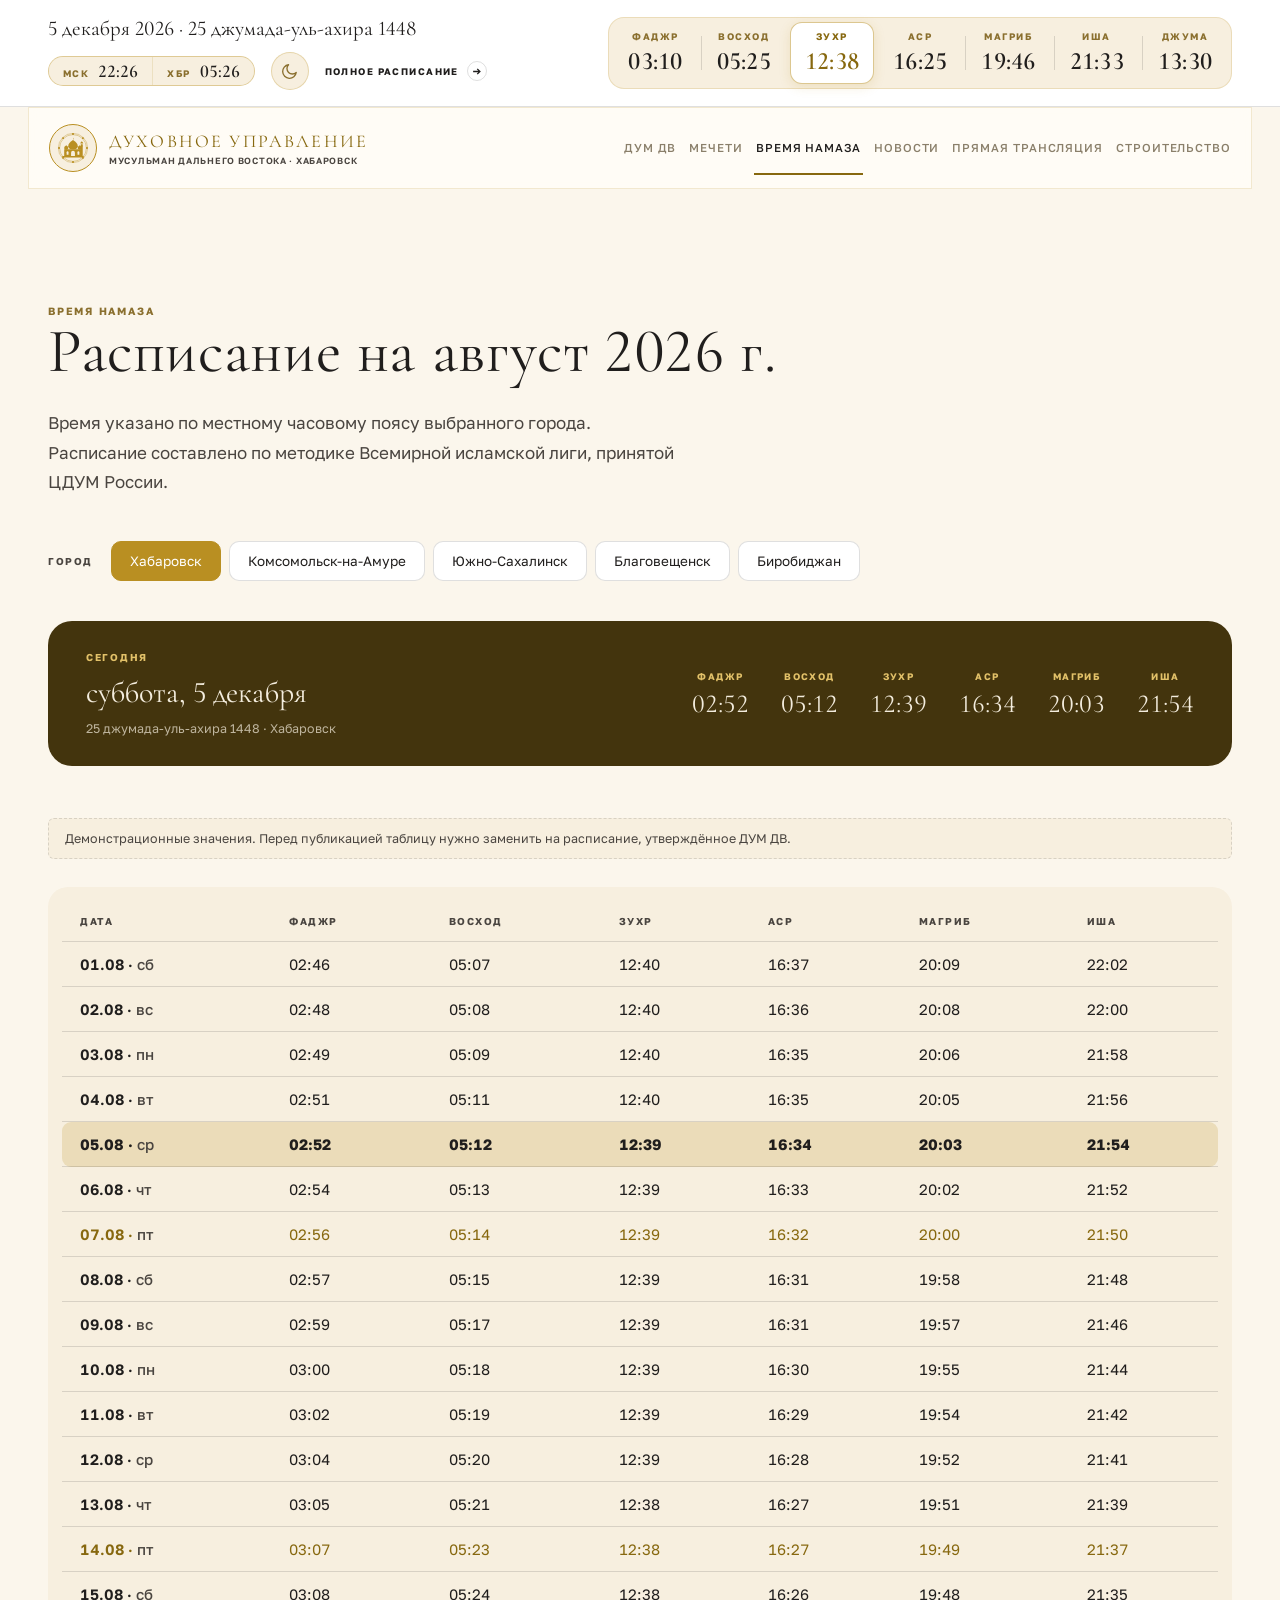
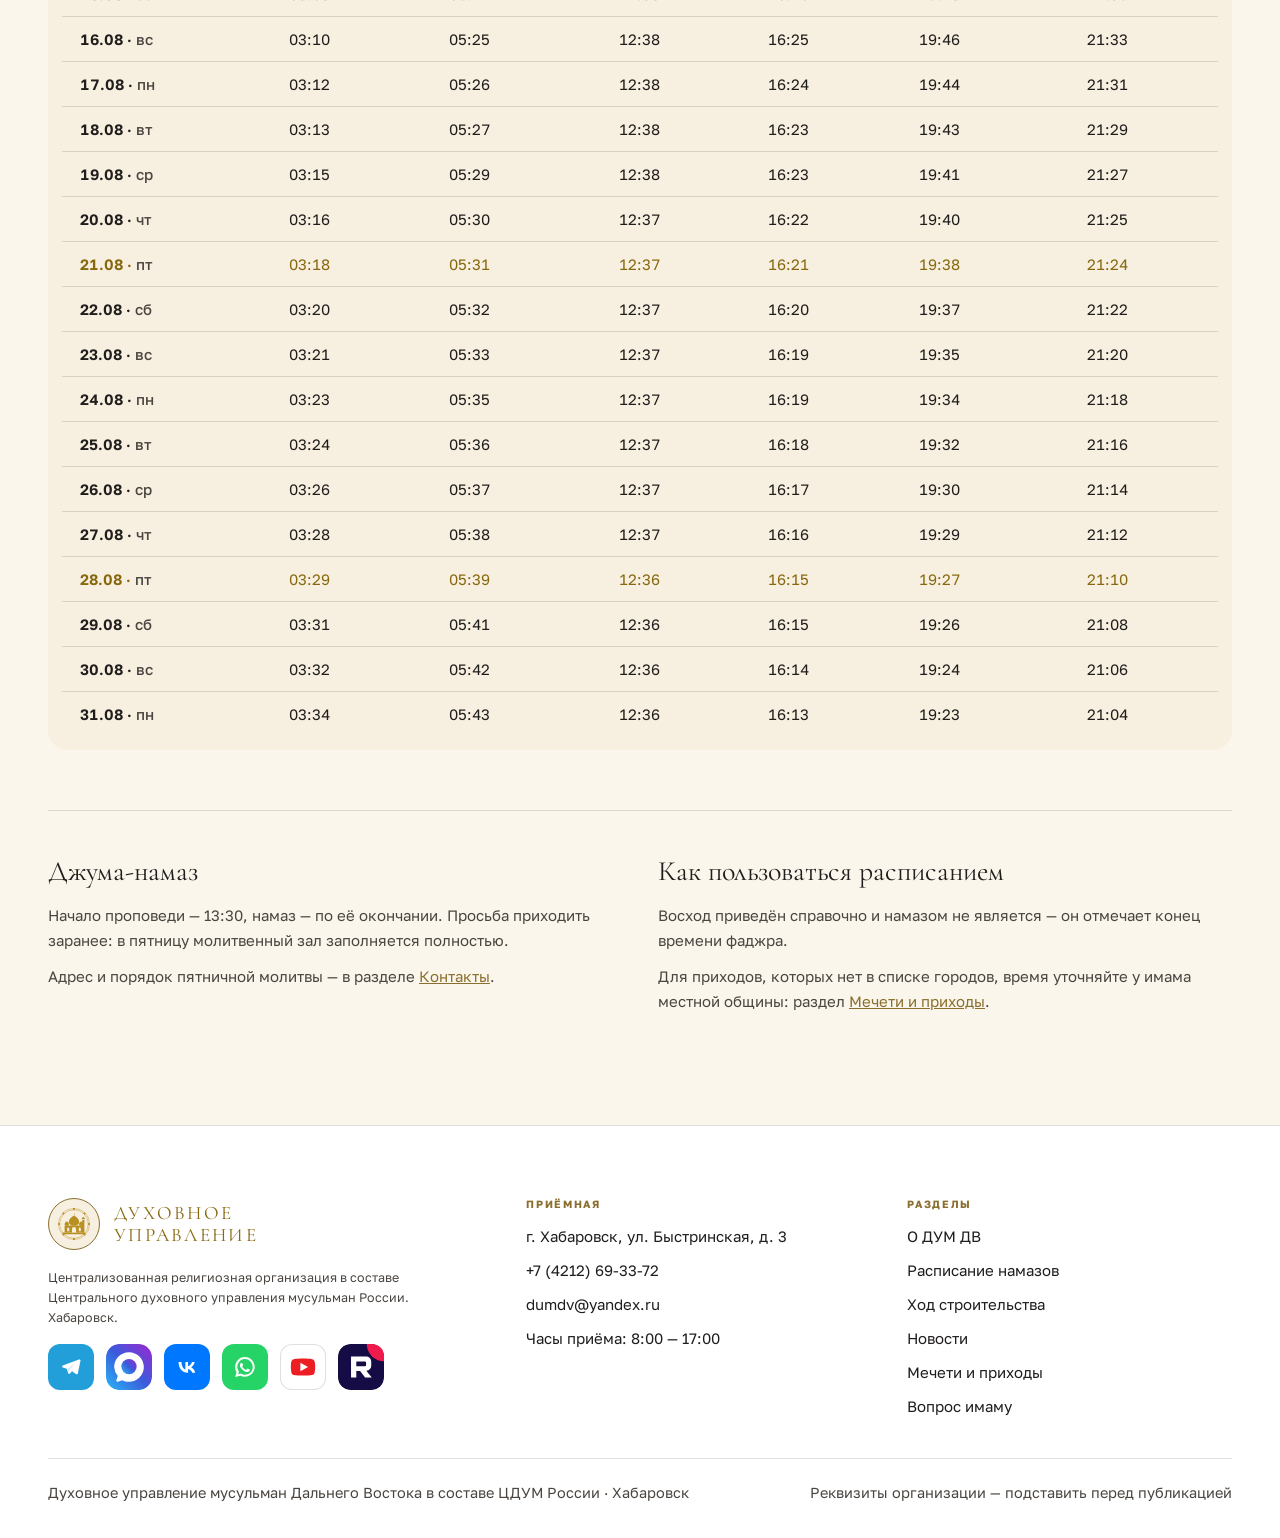
<file: namaz.html>
<!DOCTYPE html>
<html lang="ru">
<head>
<meta charset="utf-8">
<meta name="viewport" content="width=device-width, initial-scale=1">
<title>Расписание намазов — Духовное управление мусульман Дальнего Востока</title>
<link rel="preconnect" href="https://fonts.googleapis.com">
<link rel="preconnect" href="https://fonts.gstatic.com" crossorigin>
<link href="https://fonts.googleapis.com/css2?family=Cormorant+Garamond:wght@400;500;600&family=Golos+Text:wght@400;500;600;700&display=swap" rel="stylesheet">
<style>
*{box-sizing:border-box}
html{scroll-behavior:smooth}
body{margin:0;font-family:"Golos Text",system-ui,sans-serif;font-size:16px;background:#fbf6ec}
h1,h2,h3{font-family:"Cormorant Garamond",Georgia,serif;font-weight:400;margin:0}
a{color:#8a6f2e}
a:hover{color:#6f5822}
img{max-width:100%}
#night,#fsmenu{position:absolute;opacity:0;pointer-events:none}

.page{
  --pg:#fbf6ec;--srf:#ffffff;--pnl:#f7efdf;--tx:#201e1d;--mut:#4a4540;
  --brd:rgba(32,30,29,.14);--gold:#8a6f2e;--goldsoft:#c8a94f;--track:#e9dcc0;
  --strip:#ffffff;--heroimg:1;
  --veil:linear-gradient(100deg,rgba(251,246,236,.96) 0%,rgba(251,246,236,.84) 34%,rgba(251,246,236,.28) 64%,rgba(251,246,236,0) 100%);
  background:var(--pg);color:var(--tx);font-variant-numeric:lining-nums
}
#night:checked ~ .page{
  /* НОЧЬ — глубокая синева, тёплое золото, снимок остаётся читаемым */
  --pg:#0E1626;--srf:#17203200;--srf:#172032;--pnl:#131B2B;--tx:#F4EEDE;--mut:rgba(244,238,222,.74);
  --brd:rgba(244,238,222,.2);--gold:#E2C169;--goldsoft:#F0DCA3;--track:rgba(244,238,222,.18);
  --strip:#172032;--heroimg:1;
  --veil:linear-gradient(100deg,rgba(14,22,38,.95) 0%,rgba(14,22,38,.82) 34%,rgba(14,22,38,.42) 64%,rgba(14,22,38,.18) 100%)
}
/* небо со звёздами: ночью по выбору темы и ночью по хабаровскому времени */
#night:checked ~ .page .sky{display:block}
html.is-hero-night .sky{display:block}
#night:checked ~ .page .theme-day{display:none}
.theme-night{display:none}
#night:checked ~ .page .theme-night{display:inline}
#night:checked ~ .page .clocks{background:rgba(255,255,255,.14);border-color:rgba(226,193,105,.3)}
#night:checked ~ .page .clock{background:#161a23}
#night:checked ~ .page .prayers{background:rgba(255,255,255,.05)}
#night:checked ~ .page .prayer.is-next{background:rgba(226,193,105,.16);border-color:rgba(226,193,105,.5)}
#night:checked ~ .page .prayer.is-next .prayer-k,#night:checked ~ .page .prayer.is-next .prayer-v{color:#E2C169}
#night:checked ~ .page .hdr-in{background:rgba(25,29,40,.86);border-color:rgba(226,193,105,.22)}
#night:checked ~ .page .hdr.stuck .hdr-in{background:#191d28}
#night:checked ~ .page .hdr-nav a{color:rgba(243,236,221,.62)}
#night:checked ~ .page .hdr-nav a:hover,#night:checked ~ .page .hdr-nav a.active{color:#f3ecdd}
#night:checked ~ .page .hdr-nav a.active::after{background:#E2C169}
#night:checked ~ .page .hdr-link.active-link::after{background:#E2C169}
#night:checked ~ .page .hdr-link{color:#f3ecdd}
#night:checked ~ .page .dots i{background:#f3ecdd}
#night:checked ~ .page .fs{background:#12141c}
#night:checked ~ .page .theme-toggle{background:rgba(255,255,255,.07);border-color:rgba(226,193,105,.32)}
#night:checked ~ .page .theme-toggle:hover{border-color:#E2C169;color:#E2C169}
#night:checked ~ .page .city.on{background:#E2C169;color:#201e1d}
#night:checked ~ .page .sched-table tr.fri td{color:#E2C169}




.wrap{max-width:1240px;margin:0 auto;padding:0 28px}
.kicker{font-size:10.5px;font-weight:700;letter-spacing:.17em;text-transform:uppercase;color:var(--gold)}

/* строка намазов — единственный светло-зелёный элемент */
.strip{background:var(--strip);border-bottom:1px solid var(--brd)}
.strip-in{display:flex;align-items:center;gap:28px;flex-wrap:wrap;padding:16px 28px;max-width:1240px;margin:0 auto}
.strip-left{margin-right:auto;display:flex;flex-direction:column;gap:11px}
.strip-row{display:flex;align-items:center;gap:16px;flex-wrap:wrap}
.date{font-family:"Cormorant Garamond",Georgia,serif;font-size:21px;color:var(--tx);font-variant-numeric:lining-nums}
/* часы: Москва и Хабаровск, одной сдвоенной плашкой в стиле джумы */
.clocks{display:inline-flex;align-items:stretch;gap:1px;border-radius:999px;overflow:hidden;background:rgba(185,143,34,.28);border:1px solid rgba(185,143,34,.28)}
.clock{display:inline-flex;align-items:baseline;gap:9px;padding:5px 14px;background:var(--pnl)}
.clock-k{font-size:9.5px;font-weight:700;letter-spacing:.15em;text-transform:uppercase;color:var(--gold)}
.clock-v{font-family:"Cormorant Garamond",Georgia,serif;font-size:18px;font-weight:600;line-height:1;font-variant-numeric:lining-nums tabular-nums;color:var(--tx)}
/* двоеточие мигает раз в секунду — видно, что время живое */
.clock-v .sep{font-style:normal;animation:tick 1s step-end infinite}
@keyframes tick{0%,49%{opacity:1}50%,100%{opacity:.25}}
.strip-link{display:inline-flex;align-items:center;gap:8px;font-size:9.5px;font-weight:700;letter-spacing:.15em;text-transform:uppercase;color:var(--tx);text-decoration:none}
.strip-link .arr{display:inline-grid;place-items:center;width:20px;height:20px;flex:none;border-radius:50%;border:1px solid var(--brd);transition:background .2s ease,border-color .2s ease}
.strip-link .arr svg{display:block;width:9px;height:9px;fill:none;stroke:currentColor;stroke-width:1.8}
.strip-link:hover{color:var(--gold)}
.strip-link:hover .arr{background:var(--gold);border-color:var(--gold);color:#fff}
.strip-link:hover .arr svg{stroke:#fff}
/* времена намазов */
.prayers{display:flex;gap:4px;flex-wrap:wrap;align-items:stretch;padding:4px;border-radius:16px;background:var(--pnl);border:1px solid rgba(185,143,34,.2)}
.prayer{position:relative;display:flex;flex-direction:column;align-items:center;justify-content:center;gap:7px;min-width:78px;padding:9px 14px;border-radius:12px;border:1px solid transparent;transition:background .25s ease,border-color .25s ease}
.prayer + .prayer::before{content:"";position:absolute;left:-2px;top:22%;bottom:22%;width:1px;background:var(--brd)}
.prayer.is-next{background:var(--srf);border-color:rgba(185,143,34,.5);box-shadow:0 3px 12px rgba(185,143,34,.16)}
.prayer.is-next::before,.prayer.is-next + .prayer::before{opacity:0}
.prayer.is-next .prayer-k,.prayer.is-next .prayer-v{color:#87680F}
.prayer-k{font-size:9.5px;font-weight:700;letter-spacing:.16em;text-transform:uppercase;color:var(--gold);line-height:1}
.prayer-v{font-family:"Cormorant Garamond",Georgia,serif;font-size:25px;font-weight:600;line-height:1;font-variant-numeric:lining-nums tabular-nums;letter-spacing:.01em;color:var(--tx)}
@media (max-width:900px){
  .strip-in{gap:18px}
  .prayer{min-width:0;padding:8px 10px}
  .prayer-v{font-size:21px}
}

/* шапка */
.hdr{position:sticky;top:18px;z-index:50;padding:0 28px;transition:top .25s ease,padding .25s ease}
.hdr-in{position:relative;max-width:1240px;margin:0 auto;display:flex;align-items:center;gap:16px;flex-wrap:nowrap;white-space:nowrap;padding:16px 20px;background:rgba(255,253,247,.86);backdrop-filter:blur(10px);border:1px solid rgba(185,143,34,.18);transition:background .25s ease,box-shadow .25s ease,padding .25s ease,max-width .25s ease}
.hdr.stuck{top:12px}
.hdr.stuck .hdr-in{background:#fff;box-shadow:0 14px 34px rgba(32,30,29,.14)}
.brand{display:flex;align-items:center;gap:12px;text-decoration:none;color:inherit;margin-right:auto;flex:none}
.brand-badge{width:48px;height:48px;flex:none;border-radius:50%;background:var(--pnl);border:1.5px solid #B98F22;display:grid;place-items:center}
.mark{width:30px;height:30px;fill:#B98F22}
.mark .cut{fill:var(--pnl)}
.brand-name{font-family:"Cormorant Garamond",Georgia,serif;font-size:18px;letter-spacing:.12em;text-transform:uppercase;color:#87680F;line-height:1}
.brand-sub{font-size:9px;font-weight:600;letter-spacing:.08em;text-transform:uppercase;color:var(--mut);margin-top:4px;display:block}
.hdr-nav{display:flex;align-items:center;gap:13px;flex-wrap:nowrap;align-self:stretch}
.hdr-nav a{position:relative;display:flex;align-items:center;font-size:11.5px;font-weight:500;letter-spacing:.08em;text-transform:uppercase;color:#8a7f6a;text-decoration:none}
.hdr-nav a:hover{color:#43340D}
.hdr-nav a.active{color:#201e1d}
.hdr-nav a.active::after{content:"";position:absolute;left:-2px;right:-2px;bottom:-20px;height:2px;background:#87680F}
.hdr.stuck .hdr-nav a.active::after{bottom:-16px}
.hdr-right{display:flex;align-items:center;gap:12px;flex-wrap:nowrap;flex:none}
.hdr-link{display:inline-flex;align-items:center;gap:7px;font-size:11.5px;font-weight:500;letter-spacing:.08em;text-transform:uppercase;color:#43340D;text-decoration:none;cursor:pointer}
.hdr-link:hover{color:#87680F}
.hdr-link.active-link{color:#201e1d;position:relative}
.hdr-link.active-link::after{content:"";position:absolute;left:-2px;right:-2px;bottom:-20px;height:2px;background:#87680F}
.hdr.stuck .hdr-link.active-link::after{bottom:-16px}
.badge{width:24px;height:24px;border-radius:50%;background:#E2C169;color:#43340D;font-family:"Cormorant Garamond",Georgia,serif;font-size:14px;font-weight:600;display:grid;place-items:center;font-variant-numeric:lining-nums tabular-nums}
.dots{display:inline-flex;align-items:center;gap:4px}
.dots i{width:5px;height:5px;border-radius:50%;background:#43340D;display:block}
.dots.close i:first-child{transform:rotate(45deg)}
.hdr-cta{padding:12px 14px 12px 18px;font-size:10.5px;letter-spacing:.08em;background:#B98F22}
.hdr-cta .arrow{width:22px;height:22px;font-size:12px}
.hdr-cta:hover{background:#87680F;color:#fff}

/* полноэкранное меню */
.fs{display:none;position:fixed;inset:0;z-index:60;background:#FFFDF7;overflow:auto}
#fsmenu:checked ~ .page .fs{display:block}
.fs-in{max-width:1240px;margin:0 auto;padding:34px 28px 80px}
.fs-top{display:flex;align-items:center;justify-content:space-between;gap:24px;padding-bottom:34px;border-bottom:1px solid var(--brd)}
.fs-grid{display:grid;grid-template-columns:1fr 1fr;gap:64px;margin-top:56px}
.fs-col h4{font-size:10.5px;font-weight:700;letter-spacing:.16em;text-transform:uppercase;color:#B98F22;margin:0 0 22px}
.fs-col a{display:block;font-family:"Cormorant Garamond",Georgia,serif;font-size:34px;line-height:1.35;color:var(--tx);text-decoration:none}
.fs-col a:hover{color:#87680F}

/* герой */
.hero{position:relative;overflow:hidden;background:var(--pg);margin-top:-108px}
.hero-img{position:absolute;inset:0;width:100%;height:100%;object-fit:cover;object-position:70% 40%;opacity:var(--heroimg);filter:saturate(.62) contrast(.92)}
.hero-veil{position:absolute;inset:0;background:var(--veil)}
.sky{display:none;position:absolute;inset:0;pointer-events:none}
/* мягкий свет от луны по небу */
.sky::after{content:"";position:absolute;right:0;top:0;width:min(680px,72%);height:min(540px,62%);pointer-events:none;background:radial-gradient(circle at 76% 22%,rgba(243,230,192,.22),rgba(243,230,192,.08) 40%,transparent 68%)}
.moon{position:absolute;right:120px;top:70px;width:96px;height:96px;border-radius:50%;
  background:
    radial-gradient(circle at 30% 64%,rgba(188,198,220,.34),transparent 30%),
    radial-gradient(circle at 56% 28%,rgba(188,198,220,.28),transparent 22%),
    radial-gradient(circle at 44% 46%,rgba(196,206,226,.24),transparent 17%),
    radial-gradient(circle at 24% 34%,rgba(255,255,255,.5),transparent 46%),
    linear-gradient(148deg,#FFFDF4 0%,#F4F0E2 58%,#E4E2D6 100%);
  /* серп: вырезаем смещённый круг, край остаётся мягким */
  -webkit-mask:radial-gradient(circle at 78% 24%,transparent 0 46%,#000 47.5%);
  mask:radial-gradient(circle at 78% 24%,transparent 0 46%,#000 47.5%);
  filter:drop-shadow(0 0 26px rgba(228,238,255,.6)) drop-shadow(0 0 70px rgba(188,212,255,.38))}
.star{position:absolute;width:4px;height:4px;border-radius:50%;background:#fff;box-shadow:0 0 6px 1px rgba(255,255,255,.5);animation:twinkle 3.4s ease-in-out infinite}
/* крестообразные лучи от звезды вместо круглого зарева */
.star::before,.star::after{content:"";position:absolute;left:50%;top:50%;transform:translate(-50%,-50%);pointer-events:none}
.star::before{width:26px;height:1.5px;background:linear-gradient(90deg,transparent,rgba(255,255,255,.75) 50%,transparent)}
.star::after{width:1.5px;height:26px;background:linear-gradient(180deg,transparent,rgba(255,255,255,.75) 50%,transparent)}
@keyframes twinkle{0%,100%{opacity:.5}50%{opacity:1}}
/* ночью мечеть стоит в лунном свете — без солнечных бликов */
.sky::before{content:"";position:absolute;inset:0;pointer-events:none;
  background:radial-gradient(ellipse 54% 48% at 62% 56%,rgba(154,186,232,.18),transparent 72%),
             radial-gradient(ellipse 62% 38% at 78% 6%,rgba(176,203,246,.2),transparent 74%)}
.sky::after{background:radial-gradient(circle at 76% 22%,rgba(206,222,250,.26),rgba(206,222,250,.1) 42%,transparent 72%)}
/* звёзды мелкие и мерцают вразнобой */
.star{width:3px;height:3px;background:#fff;box-shadow:0 0 5px 1px rgba(255,255,255,.6);
  animation:twinkle 3.1s ease-in-out infinite}
.star::before{width:18px;height:1.2px;
  background:linear-gradient(90deg,transparent,rgba(238,245,255,.8) 50%,transparent)}
.star::after{width:1.2px;height:18px;
  background:linear-gradient(180deg,transparent,rgba(238,245,255,.8) 50%,transparent)}
.star:nth-child(3n){width:2px;height:2px;animation-duration:2.3s}
.star:nth-child(3n)::before{width:13px}
.star:nth-child(3n)::after{height:13px}
.star:nth-child(4n){width:4px;height:4px;animation-duration:4.4s}
.star:nth-child(4n)::before{width:24px}
.star:nth-child(4n)::after{height:24px}
.star:nth-child(5n){animation-duration:5.2s}
@keyframes twinkle{0%,100%{opacity:.28}50%{opacity:1}}

/* ночной снимок: гасим дневной свет и уводим кадр в синеву */
#night:checked ~ .page .hero,#night:checked ~ .page .bh{background:#070C18}
#night:checked ~ .page .hero-img,
#night:checked ~ .page .bh-shot img{filter:brightness(.44) contrast(1.08) saturate(.52)}
#night:checked ~ .page .hero-veil{background:linear-gradient(to bottom,
  rgba(7,13,26,.5) 0%,rgba(7,13,26,.28) 30%,rgba(7,13,26,.5) 62%,rgba(8,15,30,.88) 100%)}
#night:checked ~ .page .bh-veil{background:linear-gradient(to bottom,
  rgba(7,13,26,.52) 0%,rgba(7,13,26,.3) 28%,rgba(7,13,26,.5) 58%,rgba(8,15,30,.9) 100%)}
.hero-night-tint{background:linear-gradient(to bottom,rgba(8,13,30,.72) 0%,rgba(10,16,34,.6) 34%,
  rgba(14,21,40,.5) 66%,rgba(17,25,44,.62) 100%)}
.hero-in{position:relative;padding:210px 28px 122px;max-width:1240px;margin:0 auto}
.hero h1{font-size:clamp(44px,7vw,92px);line-height:1.03;letter-spacing:.02em;text-transform:uppercase;max-width:12ch;color:var(--tx)}
.hero p{font-family:"Cormorant Garamond",Georgia,serif;font-size:26px;line-height:1.5;max-width:34ch;color:var(--mut);margin:32px 0 38px}
.btns{display:flex;gap:14px;flex-wrap:wrap}
.btn{display:inline-flex;align-items:center;gap:12px;border-radius:999px;padding:17px 22px 17px 30px;font-size:11.5px;font-weight:700;letter-spacing:.13em;text-transform:uppercase;text-decoration:none}
.btn-primary{background:var(--gold);color:#fff}
.btn-primary:hover{opacity:.88;color:#fff}
.btn-ghost{border:1px solid var(--brd);color:var(--gold);padding:17px 28px}
.btn-ghost:hover{background:var(--pnl)}
.arrow{width:26px;height:26px;border:1.5px solid rgba(255,255,255,.6);border-radius:50%;display:grid;place-items:center;font-size:13px}

/* о нас */
.about{background:var(--srf);padding:100px 0}
.about h2{font-size:clamp(32px,4vw,48px);line-height:1.12;color:var(--tx);margin:16px 0 22px;max-width:22ch}
.about-grid{display:grid;grid-template-columns:1.05fr 1fr;gap:64px;align-items:start}
.about .lead{margin-bottom:16px}
.about-facts{display:grid;grid-template-columns:1fr 1fr;gap:1px;background:var(--brd)}
.fact{background:var(--srf);padding:24px 22px}
.fact-k{font-size:10px;font-weight:700;letter-spacing:.14em;text-transform:uppercase;color:var(--gold)}
.fact-v{font-family:"Cormorant Garamond",Georgia,serif;font-size:22px;line-height:1.3;color:var(--tx);margin-top:8px}

/* стройка */
.build{background:var(--pnl);padding:100px 0 92px}
.build-grid{display:grid;grid-template-columns:1.15fr 420px;gap:64px;align-items:start;margin-top:20px}
.build h2{font-size:clamp(34px,4vw,54px);line-height:1.12;color:var(--tx);margin-bottom:22px}
.lead{font-size:17px;line-height:1.75;color:var(--mut);max-width:52ch;margin:0}
.big-sum{font-family:"Cormorant Garamond",Georgia,serif;font-size:clamp(40px,5vw,64px);line-height:1;color:var(--gold);margin-top:40px}
.sub{font-size:14px;color:var(--mut);margin-top:10px}
.rule{height:1px;background:var(--brd);margin:28px 0 20px;max-width:56ch}
.panel{background:var(--srf);border:1px solid var(--brd);border-radius:6px;padding:28px}
.panel-row{display:flex;justify-content:space-between;gap:16px;align-items:flex-end}
.panel-label{font-size:11px;font-weight:700;letter-spacing:.14em;text-transform:uppercase;color:var(--gold)}
.panel-num{font-family:"Cormorant Garamond",Georgia,serif;font-size:30px;line-height:1.1;margin-top:4px;color:var(--tx)}
.track{height:10px;border-radius:999px;background:var(--track);overflow:hidden}
.bar{height:100%;background:var(--gold)}
.panel .track{height:12px;margin-top:16px}
.meta-row{display:flex;justify-content:space-between;font-size:12px;color:var(--mut);margin-top:8px}
.goal{background:var(--pnl);border-radius:6px;padding:20px;margin-top:20px}
.goal .track{margin-top:10px;height:10px}
.goal .bar{background:var(--goldsoft)}
.amounts{display:grid;grid-template-columns:repeat(4,1fr);gap:8px;margin-top:12px}
.amount{border:1px solid var(--brd);border-radius:999px;padding:9px 4px;text-align:center;font-family:"Cormorant Garamond",Georgia,serif;font-size:17px;font-weight:600;color:var(--tx);font-variant-numeric:lining-nums tabular-nums}
.amount.on{background:var(--gold);border-color:var(--gold);color:#fff}
.panel .btn{width:100%;justify-content:center;margin-top:20px;padding:18px}
.fine{font-size:12px;line-height:1.6;color:var(--mut);margin-top:14px}

.stages{margin-top:72px;display:flex;flex-direction:column;gap:12px}
.stage{display:grid;grid-template-columns:96px 1fr 300px;gap:28px;align-items:center;background:var(--srf);border:1px solid var(--brd);border-left:5px solid var(--brd);border-radius:4px;padding:24px 28px}
.stage.active{border-color:var(--gold);border-left-color:var(--gold);background:rgba(200,169,79,.12)}
.stage-num{display:flex;flex-direction:column;gap:6px}
.stage-num .num{font-family:"Cormorant Garamond",Georgia,serif;font-size:38px;line-height:1;color:var(--mut)}
.stage.done .num{color:var(--tx)}
.stage.active .num{color:var(--gold)}
.stage-num .status{font-size:9.5px;font-weight:700;letter-spacing:.14em;text-transform:uppercase;color:var(--mut)}
.stage.active .status{color:var(--gold)}
.stage-title{font-family:"Cormorant Garamond",Georgia,serif;font-size:26px;line-height:1.25;color:var(--tx)}
.stage-money-row{display:flex;justify-content:space-between;align-items:baseline;gap:12px;margin-bottom:10px}
.stage-money .sum{font-family:"Cormorant Garamond",Georgia,serif;font-size:18px;font-weight:600;color:var(--tx);font-variant-numeric:lining-nums tabular-nums}
.stage-money .pct{font-family:"Cormorant Garamond",Georgia,serif;font-size:17px;font-weight:600;color:var(--mut);font-variant-numeric:lining-nums tabular-nums}
.stage.active .pct{color:var(--gold)}
.stage.done .bar{background:var(--goldsoft)}
.stage.next .bar{background:transparent}

/* новости */
.news{background:var(--srf);padding:100px 0}
.head-row{display:flex;align-items:baseline;justify-content:space-between;gap:24px;margin:16px 0 40px}
.head-row h2{font-size:clamp(32px,4vw,52px);line-height:1.1;color:var(--tx)}
.more{font-size:11.5px;font-weight:700;letter-spacing:.13em;text-transform:uppercase;text-decoration:none;color:var(--gold);border-bottom:1px solid var(--goldsoft);padding-bottom:3px}
.news-grid{display:grid;grid-template-columns:repeat(3,1fr);gap:36px}
.news-photo{aspect-ratio:4/3;border:1px solid var(--brd);border-radius:3px;background:var(--pnl);display:grid;place-items:center;font-size:10.5px;font-weight:700;letter-spacing:.15em;text-transform:uppercase;color:var(--mut)}
.news-date{font-size:10.5px;font-weight:700;letter-spacing:.15em;text-transform:uppercase;color:var(--gold);margin-top:16px}
.news-title{font-size:24px;line-height:1.3;margin-top:8px;color:var(--tx)}

/* приходы */
.regions{background:var(--pg);padding:100px 0}
.regions-grid{display:grid;grid-template-columns:repeat(4,1fr);gap:1px;background:var(--brd)}
.region{background:var(--pg);padding:30px 26px;min-width:0}
.region-name{font-family:"Cormorant Garamond",Georgia,serif;font-size:26px;line-height:1.2;color:var(--tx)}
.region-note{font-size:14px;line-height:1.6;color:var(--mut);margin-top:10px}

/* вопрос имаму */
.ask{background:var(--pg);padding:0 0 96px}
.ask-in{border-top:1px solid var(--brd);padding-top:56px;display:flex;align-items:center;justify-content:space-between;gap:56px;flex-wrap:wrap}
.ask h2{font-size:clamp(32px,4vw,52px);line-height:1.12;margin:16px 0 14px;color:var(--tx)}
.ask p{font-size:17px;line-height:1.7;color:var(--mut);margin:0;max-width:56ch}

/* подвал */
footer{background:var(--srf);border-top:1px solid var(--brd);color:var(--tx)}
.foot{display:grid;grid-template-columns:1.3fr 1fr 1fr;gap:56px;padding:72px 28px 30px;max-width:1240px;margin:0 auto}
.foot-brand{display:flex;align-items:center;gap:14px}
.foot-badge{width:52px;height:52px;border-radius:50%;background:var(--pnl);border:1.5px solid var(--gold);display:grid;place-items:center}
.foot-badge .mark{width:32px;height:32px}
.foot-col h4{font-size:10.5px;font-weight:700;letter-spacing:.16em;text-transform:uppercase;color:var(--gold);margin:0 0 14px}
.foot-col a,.foot-col span{display:block;font-size:15px;line-height:1.6;color:var(--tx);text-decoration:none;margin-bottom:10px}
.foot-note{font-size:12.5px;color:var(--mut);line-height:1.6}
.socials{display:flex;gap:12px;margin-top:16px}
.social{position:relative;width:46px;height:46px;border-radius:12px;display:grid;place-items:center;text-decoration:none;overflow:hidden;transition:transform .25s ease,box-shadow .25s ease}
.social::after{content:"";position:absolute;inset:0;border-radius:inherit;pointer-events:none;opacity:0;background:linear-gradient(115deg,transparent 30%,rgba(255,255,255,.75) 50%,transparent 70%);background-size:280% 100%;background-position:130% 0}
.social:hover{transform:translateY(-3px);box-shadow:0 10px 22px rgba(32,30,29,.22)}
.social:hover::after{opacity:1;animation:sheen 1.1s ease-in-out infinite}
@keyframes sheen{0%{background-position:130% 0}100%{background-position:-130% 0}}
@media (prefers-reduced-motion:reduce){
  .social:hover::after{animation:none;opacity:.35;background-position:50% 0}
  .social:hover{transform:none}
  .clock-v .sep{animation:none}
}
.legal{max-width:1240px;margin:0 auto;padding:0 28px 34px}
.legal-in{border-top:1px solid var(--brd);padding-top:22px;display:flex;justify-content:space-between;align-items:center;gap:22px;flex-wrap:wrap;font-size:14.5px;line-height:1.6;color:var(--mut)}

.theme-btn{font-size:12px;color:var(--gold);cursor:pointer;border-bottom:1px solid var(--brd);padding-bottom:2px}
.theme-btn:hover{color:var(--tx)}
.theme-toggle{display:inline-grid;place-items:center;width:38px;height:38px;flex:none;cursor:pointer;border-radius:50%;background:var(--pnl);border:1px solid rgba(185,143,34,.28);color:var(--gold);transition:background .2s ease,border-color .2s ease,color .2s ease}
.theme-toggle:hover{border-color:#B98F22;color:#87680F}
.theme-toggle svg{width:19px;height:19px;fill:none;stroke:currentColor;stroke-width:1.7;stroke-linecap:round;stroke-linejoin:round}
/* светлая тема — луна (нажать, чтобы стемнело), тёмная — солнце */
.theme-toggle .theme-day{display:block}
.theme-toggle .theme-night{display:none}
.vh{position:absolute;width:1px;height:1px;margin:-1px;padding:0;overflow:hidden;clip:rect(0 0 0 0);white-space:nowrap;border:0}

/* шапка: одна строка на десктопе, на узких экранах разделы переносятся под логотип */
@media (max-width:700px){
  .hdr{padding:0 12px}
  .hdr-in{flex-wrap:wrap;white-space:normal;justify-content:center;gap:10px;padding:12px 14px}
  .brand{margin-right:0}
  .brand-sub{display:none}
  .hdr-nav{width:100%;justify-content:center;align-self:auto;gap:18px;flex-wrap:wrap}
  .hdr-nav a{font-size:10.5px}
  .hdr-nav a.active::after,.hdr.stuck .hdr-nav a.active::after{bottom:-5px}
}
@media (max-width:420px){
  .brand-badge{width:40px;height:40px}
  .mark{width:26px;height:26px}
  .brand-name{font-size:15px;letter-spacing:.08em}
  .hdr-nav{gap:14px}
}
@media (max-width:1080px){
  .build-grid,.about-grid{grid-template-columns:1fr}
  .stage{grid-template-columns:80px 1fr}
  .stage-money{grid-column:1 / -1}
  .news-grid{grid-template-columns:1fr}
  .regions-grid{grid-template-columns:1fr 1fr}
  .foot{grid-template-columns:1fr}
  .moon{right:40px;top:40px;width:70px;height:70px}
}
@media (max-width:680px){
  .regions-grid{grid-template-columns:1fr}
}

/* страница расписания намазов */
.page-head{position:relative;overflow:hidden;padding:110px 0 0}
.page-head .wrap{position:relative}
.page-head h1{font-size:clamp(38px,5.2vw,62px);line-height:1.08;letter-spacing:.01em;color:var(--tx)}
.page-head .lead{margin-top:22px;max-width:58ch}
.notice{margin:0 0 28px;padding:12px 16px;border:1px dashed var(--brd);border-radius:6px;font-size:12.5px;color:var(--mut);background:var(--pnl)}

.cities{display:flex;align-items:center;gap:18px;flex-wrap:wrap;margin-top:44px}
.cities-label{font-size:10px;font-weight:700;letter-spacing:.16em;text-transform:uppercase;color:var(--mut)}
.city-row{display:flex;flex-wrap:wrap;gap:8px}
.city{appearance:none;border:1px solid var(--brd);border-radius:10px;background:var(--srf);
  font-family:inherit;font-size:13.5px;color:var(--tx);padding:11px 18px;cursor:pointer;
  white-space:nowrap;transition:background .2s ease,color .2s ease,border-color .2s ease}
.city:hover{background:var(--pnl);border-color:var(--goldsoft)}
.city.on{background:#B98F22;border-color:#B98F22;color:#fff}
.city:focus-visible{outline:2px solid var(--gold);outline-offset:2px}

.today{background:#43340D;border-radius:24px;padding:30px 38px;margin-top:40px;display:flex;align-items:center;gap:40px;flex-wrap:wrap;color:#f3ecdd}
.today-left{margin-right:auto}
.today-k{font-size:10px;font-weight:700;letter-spacing:.17em;text-transform:uppercase;color:#E2C169}
.today-date{font-family:"Cormorant Garamond",Georgia,serif;font-size:30px;line-height:1.2;margin-top:12px}
.today-sub{font-size:12.5px;color:rgba(243,236,221,.7);margin-top:10px}
.today-times{display:flex;gap:32px;flex-wrap:wrap}
.today-slot{display:flex;flex-direction:column;align-items:center;gap:9px}
.today-slot .k{font-size:9.5px;font-weight:700;letter-spacing:.15em;text-transform:uppercase;color:#E2C169}
.today-slot .v{font-family:"Cormorant Garamond",Georgia,serif;font-size:26px;line-height:1;font-variant-numeric:lining-nums tabular-nums}

.sched{padding:52px 0 100px}
.table-card{background:var(--pnl);border-radius:20px;padding:6px 14px 14px;overflow-x:auto}
table.sched-table{border-collapse:collapse;width:100%;min-width:760px}
.sched-table th{font-size:10px;font-weight:700;letter-spacing:.15em;text-transform:uppercase;color:var(--mut);text-align:left;padding:22px 18px 14px}
.sched-table td{font-size:15px;color:var(--tx);text-align:left;padding:13px 18px;border-top:1px solid var(--brd);white-space:nowrap;font-variant-numeric:lining-nums tabular-nums}
.sched-table td.d{font-weight:600}
.sched-table td.d .w{color:var(--mut);font-weight:500}
.sched-table tr.fri td{color:#87680F}
.sched-table tr.now td{background:rgba(185,143,34,.2);font-weight:700}
.sched-table tr.now td:first-child{border-radius:9px 0 0 9px}
.sched-table tr.now td:last-child{border-radius:0 9px 9px 0}
.city-body{display:none}
.city-body.on{display:table-row-group}

.jumua-block{display:grid;grid-template-columns:1fr 1fr;gap:36px;align-items:start;margin-top:60px;padding-top:44px;border-top:1px solid var(--brd)}
.jumua-block h3{font-size:28px;line-height:1.2;color:var(--tx);margin-bottom:14px}
.jumua-block p{font-size:15px;line-height:1.7;color:var(--mut);margin:0 0 10px}
@media (max-width:1080px){
  .jumua-block{grid-template-columns:1fr}
  .today{padding:26px 24px;gap:28px}
  .today-times{gap:22px}
}
@media (max-width:560px){
  .today-date{font-size:24px}
  .today-slot .v{font-size:21px}
  .today-times{gap:16px}
  .city{font-size:12.5px;padding:10px 14px}
}
</style>
</head>
<body>
<input type="checkbox" id="night">
<script>
// Тема держится между страницами. Пишем и в localStorage, и в куку:
// в приватном окне localStorage молча недоступен, и выбор бы терялся.
(function () {
  var n = document.getElementById('night');
  if (!n) return;
  var KEY = 'dumdv-theme';
  function load() {
    try { var v = localStorage.getItem(KEY); if (v) return v; } catch (e) {}
    var m = /(?:^|;\s*)dumdv-theme=(night|day)/.exec(document.cookie || '');
    return m ? m[1] : null;
  }
  function save(v) {
    try { localStorage.setItem(KEY, v); } catch (e) {}
    try { document.cookie = KEY + '=' + v + ';path=/;max-age=31536000;samesite=lax'; } catch (e) {}
  }
  if (load() === 'night') n.checked = true;
  n.addEventListener('change', function () { save(n.checked ? 'night' : 'day'); });
})();
</script>
<div class="page">

  <div class="strip">
    <div class="strip-in">
      <div class="strip-left">
        <span class="date"><span id="today">Дата</span> · <span id="hijri">—</span></span>
        <div class="strip-row">
          <span class="clocks" id="clocks">
            <span class="clock" title="Время в Москве">
              <span class="clock-k">Мск</span>
              <span class="clock-v"><span data-h>--</span><i class="sep">:</i><span data-m>--</span></span>
            </span>
            <span class="clock" title="Время в Хабаровске">
              <span class="clock-k">Хбр</span>
              <span class="clock-v"><span data-h>--</span><i class="sep">:</i><span data-m>--</span></span>
            </span>
          </span>
          <label class="theme-toggle" for="night" title="Переключить тему">
          <span class="vh">Переключить тему</span>
          <svg class="theme-day" viewBox="0 0 24 24" aria-hidden="true"><path d="M20.5 13.2A8.6 8.6 0 1 1 10.8 3.5a6.8 6.8 0 0 0 9.7 9.7z"/></svg>
          <svg class="theme-night" viewBox="0 0 24 24" aria-hidden="true"><circle cx="12" cy="12" r="4.1"/><path d="M12 2.6v2.1M12 19.3v2.1M4.3 4.3l1.5 1.5M18.2 18.2l1.5 1.5M2.6 12h2.1M19.3 12h2.1M4.3 19.7l1.5-1.5M18.2 5.8l1.5-1.5"/></svg>
          </label>
          <a class="strip-link" href="namaz.html">Полное расписание<span class="arr"><svg viewBox="0 0 12 12" aria-hidden="true"><path d="M1.5 6h9M7 2.5 10.5 6 7 9.5"/></svg></span></a>
        </div>
      </div>
      <div class="prayers">
        <div class="prayer" data-t="03:10" data-gen="фаджра"><span class="prayer-k">Фаджр</span><span class="prayer-v">03:10</span></div>
        <div class="prayer" data-t="05:25" data-sun="1"><span class="prayer-k">Восход</span><span class="prayer-v">05:25</span></div>
        <div class="prayer" data-t="12:38" data-gen="зухра"><span class="prayer-k">Зухр</span><span class="prayer-v">12:38</span></div>
        <div class="prayer" data-t="16:25" data-gen="асра"><span class="prayer-k">Аср</span><span class="prayer-v">16:25</span></div>
        <div class="prayer" data-t="19:46" data-gen="магриба"><span class="prayer-k">Магриб</span><span class="prayer-v">19:46</span></div>
        <div class="prayer" data-t="21:33" data-gen="иши"><span class="prayer-k">Иша</span><span class="prayer-v">21:33</span></div>
        <div class="prayer prayer-jumua"><span class="prayer-k">Джума</span><span class="prayer-v">13:30</span></div>
      </div>
    </div>
  </div>

  <header class="hdr" id="hdr">
    <div class="hdr-in">
      <a class="brand" href="index.html">
        <span class="brand-badge"><svg class="mark" viewBox="0 0 100 100" aria-hidden="true">
  <defs>
    <clipPath id="mkIn1"><circle cx="50" cy="50" r="44.6"/></clipPath>
    <g id="mkStar1">
      <rect x="47.55" y="1" width="4.9" height="4.9" rx=".4"/>
      <rect x="47.55" y="1" width="4.9" height="4.9" rx=".4" transform="rotate(45 50 3.45)"/>
    </g>
  </defs>

  <circle cx="50" cy="50" r="48.8" fill="none" stroke="#B98F22" stroke-width="1.3"/>
  <circle cx="50" cy="50" r="44.6" fill="none" stroke="#B98F22" stroke-width="1.3"/>

  <g fill="#B98F22">
    <use href="#mkStar1"/>
    <use href="#mkStar1" transform="rotate(45 50 50)"/>
    <use href="#mkStar1" transform="rotate(90 50 50)"/>
    <use href="#mkStar1" transform="rotate(135 50 50)"/>
    <use href="#mkStar1" transform="rotate(180 50 50)"/>
    <use href="#mkStar1" transform="rotate(225 50 50)"/>
    <use href="#mkStar1" transform="rotate(270 50 50)"/>
    <use href="#mkStar1" transform="rotate(315 50 50)"/>
  </g>

  <g clip-path="url(#mkIn1)" transform="translate(50 52) scale(1.15) translate(-50 -52)">
    <g fill="#B98F22">
      <path d="M72.6 39.5h5.6v34h-5.6z"/>
      <path d="M75.4 30.4c2.9 2.5 4.4 4.9 4.4 7.1h-8.8c0-2.2 1.5-4.6 4.4-7.1z"/>
      <rect x="71.8" y="43.6" width="7.2" height="1.6"/>
      <path d="M50 27.4c9.1 5.2 13.9 11.3 13.9 17.9 0 5.7-6.2 9.5-13.9 9.5s-13.9-3.8-13.9-9.5c0-6.6 4.8-12.7 13.9-17.9z"/>
      <path d="M49.3 20.4a3.6 3.6 0 0 1 0 6.6 2.6 2.6 0 0 0 0-6.6z"/>
      <path d="M30.4 42.6c3.9 2.3 5.9 5.1 5.9 8.1 0 2.6-2.6 4.3-5.9 4.3s-5.9-1.7-5.9-4.3c0-3 2-5.8 5.9-8.1z"/>
      <path d="M69.6 42.6c3.9 2.3 5.9 5.1 5.9 8.1 0 2.6-2.6 4.3-5.9 4.3s-5.9-1.7-5.9-4.3c0-3 2-5.8 5.9-8.1z"/>
      <path d="M24.5 54.2h51v19.3h-51z"/>
      <path d="M19 73.5h62v4.4H19z"/>
    </g>
    <g class="cut">
      <path d="M44.4 73.5V63.8a5.6 5.6 0 0 1 11.2 0v9.7z"/>
      <path d="M31.6 62.6a2.7 2.7 0 0 1 5.4 0v7.4h-5.4z"/>
      <path d="M63 62.6a2.7 2.7 0 0 1 5.4 0v7.4H63z"/>
    </g>
  </g>
</svg></span>
        <span>
          <span class="brand-name">Духовное управление</span>
          <span class="brand-sub">мусульман Дальнего Востока · Хабаровск</span>
        </span>
      </a>
      <nav class="hdr-nav">
        <a href="dumdv.html">ДУМ ДВ</a>
        <a href="mecheti.html">Мечети</a>
        <a class="active" href="namaz.html">Время намаза</a>
        <a href="novosti.html">Новости</a>
        <a href="translyaciya.html">Прямая трансляция</a>
        <a href="stroitelstvo.html">Строительство</a>
      </nav>
    </div>
  </header>



  <section class="page-head" id="top">
    <div class="sky" aria-hidden="true">
      <div class="moon"></div>
      <div class="star" style="left:1.5%;top:10.3%;animation-delay:-14.3s"></div>
      <div class="star" style="left:4.5%;top:26.5%;animation-delay:-8.0s"></div>
      <div class="star" style="left:8.3%;top:25.3%;animation-delay:-0.8s"></div>
      <div class="star" style="left:13.3%;top:6.9%;animation-delay:-2.0s"></div>
      <div class="star" style="left:17.1%;top:38.7%;animation-delay:-2.7s"></div>
      <div class="star" style="left:20.3%;top:30.4%;animation-delay:-20.8s"></div>
      <div class="star" style="left:25.3%;top:20.7%;animation-delay:-21.5s"></div>
      <div class="star" style="left:27.4%;top:40.1%;animation-delay:-6.4s"></div>
      <div class="star" style="left:31.6%;top:8.9%;animation-delay:-6.8s"></div>
      <div class="star" style="left:37.6%;top:11.6%;animation-delay:-12.8s"></div>
      <div class="star" style="left:40.8%;top:19.6%;animation-delay:-12.1s"></div>
      <div class="star" style="left:42.8%;top:6.5%;animation-delay:-4.5s"></div>
      <div class="star" style="left:48.7%;top:22.0%;animation-delay:-6.9s"></div>
      <div class="star" style="left:52.2%;top:23.0%;animation-delay:-6.6s"></div>
      <div class="star" style="left:56.7%;top:33.4%;animation-delay:-5.4s"></div>
      <div class="star" style="left:59.8%;top:26.1%;animation-delay:-19.3s"></div>
      <div class="star" style="left:64.2%;top:16.1%;animation-delay:-21.6s"></div>
      <div class="star" style="left:66.1%;top:21.6%;animation-delay:-16.7s"></div>
      <div class="star" style="left:70.0%;top:24.5%;animation-delay:-0.9s"></div>
      <div class="star" style="left:75.5%;top:36.1%;animation-delay:-12.6s"></div>
      <div class="star" style="left:80.0%;top:17.2%;animation-delay:-15.3s"></div>
      <div class="star" style="left:82.9%;top:28.4%;animation-delay:-10.0s"></div>
      <div class="star" style="left:87.6%;top:43.7%;animation-delay:-10.4s"></div>
      <div class="star" style="left:90.8%;top:6.5%;animation-delay:-15.4s"></div>
      <div class="star" style="left:94.6%;top:45.7%;animation-delay:-18.1s"></div>
      <div class="star" style="left:97.0%;top:20.2%;animation-delay:-14.7s"></div>
    </div>
    <div class="wrap">
      <span class="kicker">Время намаза</span>
      <h1>Расписание на август 2026 г.</h1>
      <p class="lead">Время указано по местному часовому поясу выбранного города. Расписание составлено по методике Всемирной исламской лиги, принятой ЦДУМ России.</p>

      <div class="cities">
        <span class="cities-label">Город</span>
        <div class="city-row" id="city-row">
        <button class="city on" type="button" data-city="khb">Хабаровск</button>
        <button class="city" type="button" data-city="kms">Комсомольск-на-Амуре</button>
        <button class="city" type="button" data-city="yuzh">Южно-Сахалинск</button>
        <button class="city" type="button" data-city="blg">Благовещенск</button>
        <button class="city" type="button" data-city="bir">Биробиджан</button>
        </div>
      </div>

      <div class="today">
        <div class="today-left">
          <div class="today-k">Сегодня</div>
          <div class="today-date" id="today-date">—</div>
          <div class="today-sub"><span id="hijri-full">—</span> · <span id="today-city">Хабаровск</span></div>
        </div>
        <div class="today-times" id="today-times">
          <div class="today-slot"><span class="k">Фаджр</span><span class="v">—</span></div>
          <div class="today-slot"><span class="k">Восход</span><span class="v">—</span></div>
          <div class="today-slot"><span class="k">Зухр</span><span class="v">—</span></div>
          <div class="today-slot"><span class="k">Аср</span><span class="v">—</span></div>
          <div class="today-slot"><span class="k">Магриб</span><span class="v">—</span></div>
          <div class="today-slot"><span class="k">Иша</span><span class="v">—</span></div>
        </div>
      </div>
    </div>
  </section>

  <section class="sched" id="raspisanie">
    <div class="wrap">
      <p class="notice">Демонстрационные значения. Перед публикацией таблицу нужно заменить на расписание, утверждённое ДУМ ДВ.</p>
      <div class="table-card">
        <table class="sched-table">
          <thead>
            <tr><th>Дата</th><th>Фаджр</th><th>Восход</th><th>Зухр</th><th>Аср</th><th>Магриб</th><th>Иша</th></tr>
          </thead>
        <tbody class="city-body" data-city="khb">
          <tr data-day="1"><td class="d">01.08 · <span class="w">сб</span></td><td>02:46</td><td>05:07</td><td>12:40</td><td>16:37</td><td>20:09</td><td>22:02</td></tr>
          <tr data-day="2"><td class="d">02.08 · <span class="w">вс</span></td><td>02:48</td><td>05:08</td><td>12:40</td><td>16:36</td><td>20:08</td><td>22:00</td></tr>
          <tr data-day="3"><td class="d">03.08 · <span class="w">пн</span></td><td>02:49</td><td>05:09</td><td>12:40</td><td>16:35</td><td>20:06</td><td>21:58</td></tr>
          <tr data-day="4"><td class="d">04.08 · <span class="w">вт</span></td><td>02:51</td><td>05:11</td><td>12:40</td><td>16:35</td><td>20:05</td><td>21:56</td></tr>
          <tr data-day="5"><td class="d">05.08 · <span class="w">ср</span></td><td>02:52</td><td>05:12</td><td>12:39</td><td>16:34</td><td>20:03</td><td>21:54</td></tr>
          <tr data-day="6"><td class="d">06.08 · <span class="w">чт</span></td><td>02:54</td><td>05:13</td><td>12:39</td><td>16:33</td><td>20:02</td><td>21:52</td></tr>
          <tr class="fri" data-day="7"><td class="d">07.08 · <span class="w">пт</span></td><td>02:56</td><td>05:14</td><td>12:39</td><td>16:32</td><td>20:00</td><td>21:50</td></tr>
          <tr data-day="8"><td class="d">08.08 · <span class="w">сб</span></td><td>02:57</td><td>05:15</td><td>12:39</td><td>16:31</td><td>19:58</td><td>21:48</td></tr>
          <tr data-day="9"><td class="d">09.08 · <span class="w">вс</span></td><td>02:59</td><td>05:17</td><td>12:39</td><td>16:31</td><td>19:57</td><td>21:46</td></tr>
          <tr data-day="10"><td class="d">10.08 · <span class="w">пн</span></td><td>03:00</td><td>05:18</td><td>12:39</td><td>16:30</td><td>19:55</td><td>21:44</td></tr>
          <tr data-day="11"><td class="d">11.08 · <span class="w">вт</span></td><td>03:02</td><td>05:19</td><td>12:39</td><td>16:29</td><td>19:54</td><td>21:42</td></tr>
          <tr data-day="12"><td class="d">12.08 · <span class="w">ср</span></td><td>03:04</td><td>05:20</td><td>12:39</td><td>16:28</td><td>19:52</td><td>21:41</td></tr>
          <tr data-day="13"><td class="d">13.08 · <span class="w">чт</span></td><td>03:05</td><td>05:21</td><td>12:38</td><td>16:27</td><td>19:51</td><td>21:39</td></tr>
          <tr class="fri" data-day="14"><td class="d">14.08 · <span class="w">пт</span></td><td>03:07</td><td>05:23</td><td>12:38</td><td>16:27</td><td>19:49</td><td>21:37</td></tr>
          <tr data-day="15"><td class="d">15.08 · <span class="w">сб</span></td><td>03:08</td><td>05:24</td><td>12:38</td><td>16:26</td><td>19:48</td><td>21:35</td></tr>
          <tr data-day="16"><td class="d">16.08 · <span class="w">вс</span></td><td>03:10</td><td>05:25</td><td>12:38</td><td>16:25</td><td>19:46</td><td>21:33</td></tr>
          <tr data-day="17"><td class="d">17.08 · <span class="w">пн</span></td><td>03:12</td><td>05:26</td><td>12:38</td><td>16:24</td><td>19:44</td><td>21:31</td></tr>
          <tr data-day="18"><td class="d">18.08 · <span class="w">вт</span></td><td>03:13</td><td>05:27</td><td>12:38</td><td>16:23</td><td>19:43</td><td>21:29</td></tr>
          <tr data-day="19"><td class="d">19.08 · <span class="w">ср</span></td><td>03:15</td><td>05:29</td><td>12:38</td><td>16:23</td><td>19:41</td><td>21:27</td></tr>
          <tr data-day="20"><td class="d">20.08 · <span class="w">чт</span></td><td>03:16</td><td>05:30</td><td>12:37</td><td>16:22</td><td>19:40</td><td>21:25</td></tr>
          <tr class="fri" data-day="21"><td class="d">21.08 · <span class="w">пт</span></td><td>03:18</td><td>05:31</td><td>12:37</td><td>16:21</td><td>19:38</td><td>21:24</td></tr>
          <tr data-day="22"><td class="d">22.08 · <span class="w">сб</span></td><td>03:20</td><td>05:32</td><td>12:37</td><td>16:20</td><td>19:37</td><td>21:22</td></tr>
          <tr data-day="23"><td class="d">23.08 · <span class="w">вс</span></td><td>03:21</td><td>05:33</td><td>12:37</td><td>16:19</td><td>19:35</td><td>21:20</td></tr>
          <tr data-day="24"><td class="d">24.08 · <span class="w">пн</span></td><td>03:23</td><td>05:35</td><td>12:37</td><td>16:19</td><td>19:34</td><td>21:18</td></tr>
          <tr data-day="25"><td class="d">25.08 · <span class="w">вт</span></td><td>03:24</td><td>05:36</td><td>12:37</td><td>16:18</td><td>19:32</td><td>21:16</td></tr>
          <tr data-day="26"><td class="d">26.08 · <span class="w">ср</span></td><td>03:26</td><td>05:37</td><td>12:37</td><td>16:17</td><td>19:30</td><td>21:14</td></tr>
          <tr data-day="27"><td class="d">27.08 · <span class="w">чт</span></td><td>03:28</td><td>05:38</td><td>12:37</td><td>16:16</td><td>19:29</td><td>21:12</td></tr>
          <tr class="fri" data-day="28"><td class="d">28.08 · <span class="w">пт</span></td><td>03:29</td><td>05:39</td><td>12:36</td><td>16:15</td><td>19:27</td><td>21:10</td></tr>
          <tr data-day="29"><td class="d">29.08 · <span class="w">сб</span></td><td>03:31</td><td>05:41</td><td>12:36</td><td>16:15</td><td>19:26</td><td>21:08</td></tr>
          <tr data-day="30"><td class="d">30.08 · <span class="w">вс</span></td><td>03:32</td><td>05:42</td><td>12:36</td><td>16:14</td><td>19:24</td><td>21:06</td></tr>
          <tr data-day="31"><td class="d">31.08 · <span class="w">пн</span></td><td>03:34</td><td>05:43</td><td>12:36</td><td>16:13</td><td>19:23</td><td>21:04</td></tr>
        </tbody>
        <tbody class="city-body" data-city="kms">
          <tr data-day="1"><td class="d">01.08 · <span class="w">сб</span></td><td>02:40</td><td>05:01</td><td>12:34</td><td>16:31</td><td>20:03</td><td>21:56</td></tr>
          <tr data-day="2"><td class="d">02.08 · <span class="w">вс</span></td><td>02:42</td><td>05:02</td><td>12:34</td><td>16:30</td><td>20:02</td><td>21:54</td></tr>
          <tr data-day="3"><td class="d">03.08 · <span class="w">пн</span></td><td>02:43</td><td>05:03</td><td>12:34</td><td>16:29</td><td>20:00</td><td>21:52</td></tr>
          <tr data-day="4"><td class="d">04.08 · <span class="w">вт</span></td><td>02:45</td><td>05:05</td><td>12:34</td><td>16:29</td><td>19:59</td><td>21:50</td></tr>
          <tr data-day="5"><td class="d">05.08 · <span class="w">ср</span></td><td>02:46</td><td>05:06</td><td>12:33</td><td>16:28</td><td>19:57</td><td>21:48</td></tr>
          <tr data-day="6"><td class="d">06.08 · <span class="w">чт</span></td><td>02:48</td><td>05:07</td><td>12:33</td><td>16:27</td><td>19:56</td><td>21:46</td></tr>
          <tr class="fri" data-day="7"><td class="d">07.08 · <span class="w">пт</span></td><td>02:50</td><td>05:08</td><td>12:33</td><td>16:26</td><td>19:54</td><td>21:44</td></tr>
          <tr data-day="8"><td class="d">08.08 · <span class="w">сб</span></td><td>02:51</td><td>05:09</td><td>12:33</td><td>16:25</td><td>19:52</td><td>21:42</td></tr>
          <tr data-day="9"><td class="d">09.08 · <span class="w">вс</span></td><td>02:53</td><td>05:11</td><td>12:33</td><td>16:25</td><td>19:51</td><td>21:40</td></tr>
          <tr data-day="10"><td class="d">10.08 · <span class="w">пн</span></td><td>02:54</td><td>05:12</td><td>12:33</td><td>16:24</td><td>19:49</td><td>21:38</td></tr>
          <tr data-day="11"><td class="d">11.08 · <span class="w">вт</span></td><td>02:56</td><td>05:13</td><td>12:33</td><td>16:23</td><td>19:48</td><td>21:36</td></tr>
          <tr data-day="12"><td class="d">12.08 · <span class="w">ср</span></td><td>02:58</td><td>05:14</td><td>12:33</td><td>16:22</td><td>19:46</td><td>21:35</td></tr>
          <tr data-day="13"><td class="d">13.08 · <span class="w">чт</span></td><td>02:59</td><td>05:15</td><td>12:32</td><td>16:21</td><td>19:45</td><td>21:33</td></tr>
          <tr class="fri" data-day="14"><td class="d">14.08 · <span class="w">пт</span></td><td>03:01</td><td>05:17</td><td>12:32</td><td>16:21</td><td>19:43</td><td>21:31</td></tr>
          <tr data-day="15"><td class="d">15.08 · <span class="w">сб</span></td><td>03:02</td><td>05:18</td><td>12:32</td><td>16:20</td><td>19:42</td><td>21:29</td></tr>
          <tr data-day="16"><td class="d">16.08 · <span class="w">вс</span></td><td>03:04</td><td>05:19</td><td>12:32</td><td>16:19</td><td>19:40</td><td>21:27</td></tr>
          <tr data-day="17"><td class="d">17.08 · <span class="w">пн</span></td><td>03:06</td><td>05:20</td><td>12:32</td><td>16:18</td><td>19:38</td><td>21:25</td></tr>
          <tr data-day="18"><td class="d">18.08 · <span class="w">вт</span></td><td>03:07</td><td>05:21</td><td>12:32</td><td>16:17</td><td>19:37</td><td>21:23</td></tr>
          <tr data-day="19"><td class="d">19.08 · <span class="w">ср</span></td><td>03:09</td><td>05:23</td><td>12:32</td><td>16:17</td><td>19:35</td><td>21:21</td></tr>
          <tr data-day="20"><td class="d">20.08 · <span class="w">чт</span></td><td>03:10</td><td>05:24</td><td>12:31</td><td>16:16</td><td>19:34</td><td>21:19</td></tr>
          <tr class="fri" data-day="21"><td class="d">21.08 · <span class="w">пт</span></td><td>03:12</td><td>05:25</td><td>12:31</td><td>16:15</td><td>19:32</td><td>21:18</td></tr>
          <tr data-day="22"><td class="d">22.08 · <span class="w">сб</span></td><td>03:14</td><td>05:26</td><td>12:31</td><td>16:14</td><td>19:31</td><td>21:16</td></tr>
          <tr data-day="23"><td class="d">23.08 · <span class="w">вс</span></td><td>03:15</td><td>05:27</td><td>12:31</td><td>16:13</td><td>19:29</td><td>21:14</td></tr>
          <tr data-day="24"><td class="d">24.08 · <span class="w">пн</span></td><td>03:17</td><td>05:29</td><td>12:31</td><td>16:13</td><td>19:28</td><td>21:12</td></tr>
          <tr data-day="25"><td class="d">25.08 · <span class="w">вт</span></td><td>03:18</td><td>05:30</td><td>12:31</td><td>16:12</td><td>19:26</td><td>21:10</td></tr>
          <tr data-day="26"><td class="d">26.08 · <span class="w">ср</span></td><td>03:20</td><td>05:31</td><td>12:31</td><td>16:11</td><td>19:24</td><td>21:08</td></tr>
          <tr data-day="27"><td class="d">27.08 · <span class="w">чт</span></td><td>03:22</td><td>05:32</td><td>12:31</td><td>16:10</td><td>19:23</td><td>21:06</td></tr>
          <tr class="fri" data-day="28"><td class="d">28.08 · <span class="w">пт</span></td><td>03:23</td><td>05:33</td><td>12:30</td><td>16:09</td><td>19:21</td><td>21:04</td></tr>
          <tr data-day="29"><td class="d">29.08 · <span class="w">сб</span></td><td>03:25</td><td>05:35</td><td>12:30</td><td>16:09</td><td>19:20</td><td>21:02</td></tr>
          <tr data-day="30"><td class="d">30.08 · <span class="w">вс</span></td><td>03:26</td><td>05:36</td><td>12:30</td><td>16:08</td><td>19:18</td><td>21:00</td></tr>
          <tr data-day="31"><td class="d">31.08 · <span class="w">пн</span></td><td>03:28</td><td>05:37</td><td>12:30</td><td>16:07</td><td>19:17</td><td>20:58</td></tr>
        </tbody>
        <tbody class="city-body" data-city="yuzh">
          <tr data-day="1"><td class="d">01.08 · <span class="w">сб</span></td><td>02:24</td><td>04:45</td><td>12:18</td><td>16:15</td><td>19:47</td><td>21:40</td></tr>
          <tr data-day="2"><td class="d">02.08 · <span class="w">вс</span></td><td>02:26</td><td>04:46</td><td>12:18</td><td>16:14</td><td>19:46</td><td>21:38</td></tr>
          <tr data-day="3"><td class="d">03.08 · <span class="w">пн</span></td><td>02:27</td><td>04:47</td><td>12:18</td><td>16:13</td><td>19:44</td><td>21:36</td></tr>
          <tr data-day="4"><td class="d">04.08 · <span class="w">вт</span></td><td>02:29</td><td>04:49</td><td>12:18</td><td>16:13</td><td>19:43</td><td>21:34</td></tr>
          <tr data-day="5"><td class="d">05.08 · <span class="w">ср</span></td><td>02:30</td><td>04:50</td><td>12:17</td><td>16:12</td><td>19:41</td><td>21:32</td></tr>
          <tr data-day="6"><td class="d">06.08 · <span class="w">чт</span></td><td>02:32</td><td>04:51</td><td>12:17</td><td>16:11</td><td>19:40</td><td>21:30</td></tr>
          <tr class="fri" data-day="7"><td class="d">07.08 · <span class="w">пт</span></td><td>02:34</td><td>04:52</td><td>12:17</td><td>16:10</td><td>19:38</td><td>21:28</td></tr>
          <tr data-day="8"><td class="d">08.08 · <span class="w">сб</span></td><td>02:35</td><td>04:53</td><td>12:17</td><td>16:09</td><td>19:36</td><td>21:26</td></tr>
          <tr data-day="9"><td class="d">09.08 · <span class="w">вс</span></td><td>02:37</td><td>04:55</td><td>12:17</td><td>16:09</td><td>19:35</td><td>21:24</td></tr>
          <tr data-day="10"><td class="d">10.08 · <span class="w">пн</span></td><td>02:38</td><td>04:56</td><td>12:17</td><td>16:08</td><td>19:33</td><td>21:22</td></tr>
          <tr data-day="11"><td class="d">11.08 · <span class="w">вт</span></td><td>02:40</td><td>04:57</td><td>12:17</td><td>16:07</td><td>19:32</td><td>21:20</td></tr>
          <tr data-day="12"><td class="d">12.08 · <span class="w">ср</span></td><td>02:42</td><td>04:58</td><td>12:17</td><td>16:06</td><td>19:30</td><td>21:19</td></tr>
          <tr data-day="13"><td class="d">13.08 · <span class="w">чт</span></td><td>02:43</td><td>04:59</td><td>12:16</td><td>16:05</td><td>19:29</td><td>21:17</td></tr>
          <tr class="fri" data-day="14"><td class="d">14.08 · <span class="w">пт</span></td><td>02:45</td><td>05:01</td><td>12:16</td><td>16:05</td><td>19:27</td><td>21:15</td></tr>
          <tr data-day="15"><td class="d">15.08 · <span class="w">сб</span></td><td>02:46</td><td>05:02</td><td>12:16</td><td>16:04</td><td>19:26</td><td>21:13</td></tr>
          <tr data-day="16"><td class="d">16.08 · <span class="w">вс</span></td><td>02:48</td><td>05:03</td><td>12:16</td><td>16:03</td><td>19:24</td><td>21:11</td></tr>
          <tr data-day="17"><td class="d">17.08 · <span class="w">пн</span></td><td>02:50</td><td>05:04</td><td>12:16</td><td>16:02</td><td>19:22</td><td>21:09</td></tr>
          <tr data-day="18"><td class="d">18.08 · <span class="w">вт</span></td><td>02:51</td><td>05:05</td><td>12:16</td><td>16:01</td><td>19:21</td><td>21:07</td></tr>
          <tr data-day="19"><td class="d">19.08 · <span class="w">ср</span></td><td>02:53</td><td>05:07</td><td>12:16</td><td>16:01</td><td>19:19</td><td>21:05</td></tr>
          <tr data-day="20"><td class="d">20.08 · <span class="w">чт</span></td><td>02:54</td><td>05:08</td><td>12:15</td><td>16:00</td><td>19:18</td><td>21:03</td></tr>
          <tr class="fri" data-day="21"><td class="d">21.08 · <span class="w">пт</span></td><td>02:56</td><td>05:09</td><td>12:15</td><td>15:59</td><td>19:16</td><td>21:02</td></tr>
          <tr data-day="22"><td class="d">22.08 · <span class="w">сб</span></td><td>02:58</td><td>05:10</td><td>12:15</td><td>15:58</td><td>19:15</td><td>21:00</td></tr>
          <tr data-day="23"><td class="d">23.08 · <span class="w">вс</span></td><td>02:59</td><td>05:11</td><td>12:15</td><td>15:57</td><td>19:13</td><td>20:58</td></tr>
          <tr data-day="24"><td class="d">24.08 · <span class="w">пн</span></td><td>03:01</td><td>05:13</td><td>12:15</td><td>15:57</td><td>19:12</td><td>20:56</td></tr>
          <tr data-day="25"><td class="d">25.08 · <span class="w">вт</span></td><td>03:02</td><td>05:14</td><td>12:15</td><td>15:56</td><td>19:10</td><td>20:54</td></tr>
          <tr data-day="26"><td class="d">26.08 · <span class="w">ср</span></td><td>03:04</td><td>05:15</td><td>12:15</td><td>15:55</td><td>19:08</td><td>20:52</td></tr>
          <tr data-day="27"><td class="d">27.08 · <span class="w">чт</span></td><td>03:06</td><td>05:16</td><td>12:15</td><td>15:54</td><td>19:07</td><td>20:50</td></tr>
          <tr class="fri" data-day="28"><td class="d">28.08 · <span class="w">пт</span></td><td>03:07</td><td>05:17</td><td>12:14</td><td>15:53</td><td>19:05</td><td>20:48</td></tr>
          <tr data-day="29"><td class="d">29.08 · <span class="w">сб</span></td><td>03:09</td><td>05:19</td><td>12:14</td><td>15:53</td><td>19:04</td><td>20:46</td></tr>
          <tr data-day="30"><td class="d">30.08 · <span class="w">вс</span></td><td>03:10</td><td>05:20</td><td>12:14</td><td>15:52</td><td>19:02</td><td>20:44</td></tr>
          <tr data-day="31"><td class="d">31.08 · <span class="w">пн</span></td><td>03:12</td><td>05:21</td><td>12:14</td><td>15:51</td><td>19:01</td><td>20:42</td></tr>
        </tbody>
        <tbody class="city-body" data-city="blg">
          <tr data-day="1"><td class="d">01.08 · <span class="w">сб</span></td><td>03:03</td><td>05:24</td><td>12:57</td><td>16:54</td><td>20:26</td><td>22:19</td></tr>
          <tr data-day="2"><td class="d">02.08 · <span class="w">вс</span></td><td>03:05</td><td>05:25</td><td>12:57</td><td>16:53</td><td>20:25</td><td>22:17</td></tr>
          <tr data-day="3"><td class="d">03.08 · <span class="w">пн</span></td><td>03:06</td><td>05:26</td><td>12:57</td><td>16:52</td><td>20:23</td><td>22:15</td></tr>
          <tr data-day="4"><td class="d">04.08 · <span class="w">вт</span></td><td>03:08</td><td>05:28</td><td>12:57</td><td>16:52</td><td>20:22</td><td>22:13</td></tr>
          <tr data-day="5"><td class="d">05.08 · <span class="w">ср</span></td><td>03:09</td><td>05:29</td><td>12:56</td><td>16:51</td><td>20:20</td><td>22:11</td></tr>
          <tr data-day="6"><td class="d">06.08 · <span class="w">чт</span></td><td>03:11</td><td>05:30</td><td>12:56</td><td>16:50</td><td>20:19</td><td>22:09</td></tr>
          <tr class="fri" data-day="7"><td class="d">07.08 · <span class="w">пт</span></td><td>03:13</td><td>05:31</td><td>12:56</td><td>16:49</td><td>20:17</td><td>22:07</td></tr>
          <tr data-day="8"><td class="d">08.08 · <span class="w">сб</span></td><td>03:14</td><td>05:32</td><td>12:56</td><td>16:48</td><td>20:15</td><td>22:05</td></tr>
          <tr data-day="9"><td class="d">09.08 · <span class="w">вс</span></td><td>03:16</td><td>05:34</td><td>12:56</td><td>16:48</td><td>20:14</td><td>22:03</td></tr>
          <tr data-day="10"><td class="d">10.08 · <span class="w">пн</span></td><td>03:17</td><td>05:35</td><td>12:56</td><td>16:47</td><td>20:12</td><td>22:01</td></tr>
          <tr data-day="11"><td class="d">11.08 · <span class="w">вт</span></td><td>03:19</td><td>05:36</td><td>12:56</td><td>16:46</td><td>20:11</td><td>21:59</td></tr>
          <tr data-day="12"><td class="d">12.08 · <span class="w">ср</span></td><td>03:21</td><td>05:37</td><td>12:56</td><td>16:45</td><td>20:09</td><td>21:58</td></tr>
          <tr data-day="13"><td class="d">13.08 · <span class="w">чт</span></td><td>03:22</td><td>05:38</td><td>12:55</td><td>16:44</td><td>20:08</td><td>21:56</td></tr>
          <tr class="fri" data-day="14"><td class="d">14.08 · <span class="w">пт</span></td><td>03:24</td><td>05:40</td><td>12:55</td><td>16:44</td><td>20:06</td><td>21:54</td></tr>
          <tr data-day="15"><td class="d">15.08 · <span class="w">сб</span></td><td>03:25</td><td>05:41</td><td>12:55</td><td>16:43</td><td>20:05</td><td>21:52</td></tr>
          <tr data-day="16"><td class="d">16.08 · <span class="w">вс</span></td><td>03:27</td><td>05:42</td><td>12:55</td><td>16:42</td><td>20:03</td><td>21:50</td></tr>
          <tr data-day="17"><td class="d">17.08 · <span class="w">пн</span></td><td>03:29</td><td>05:43</td><td>12:55</td><td>16:41</td><td>20:01</td><td>21:48</td></tr>
          <tr data-day="18"><td class="d">18.08 · <span class="w">вт</span></td><td>03:30</td><td>05:44</td><td>12:55</td><td>16:40</td><td>20:00</td><td>21:46</td></tr>
          <tr data-day="19"><td class="d">19.08 · <span class="w">ср</span></td><td>03:32</td><td>05:46</td><td>12:55</td><td>16:40</td><td>19:58</td><td>21:44</td></tr>
          <tr data-day="20"><td class="d">20.08 · <span class="w">чт</span></td><td>03:33</td><td>05:47</td><td>12:54</td><td>16:39</td><td>19:57</td><td>21:42</td></tr>
          <tr class="fri" data-day="21"><td class="d">21.08 · <span class="w">пт</span></td><td>03:35</td><td>05:48</td><td>12:54</td><td>16:38</td><td>19:55</td><td>21:41</td></tr>
          <tr data-day="22"><td class="d">22.08 · <span class="w">сб</span></td><td>03:37</td><td>05:49</td><td>12:54</td><td>16:37</td><td>19:54</td><td>21:39</td></tr>
          <tr data-day="23"><td class="d">23.08 · <span class="w">вс</span></td><td>03:38</td><td>05:50</td><td>12:54</td><td>16:36</td><td>19:52</td><td>21:37</td></tr>
          <tr data-day="24"><td class="d">24.08 · <span class="w">пн</span></td><td>03:40</td><td>05:52</td><td>12:54</td><td>16:36</td><td>19:51</td><td>21:35</td></tr>
          <tr data-day="25"><td class="d">25.08 · <span class="w">вт</span></td><td>03:41</td><td>05:53</td><td>12:54</td><td>16:35</td><td>19:49</td><td>21:33</td></tr>
          <tr data-day="26"><td class="d">26.08 · <span class="w">ср</span></td><td>03:43</td><td>05:54</td><td>12:54</td><td>16:34</td><td>19:47</td><td>21:31</td></tr>
          <tr data-day="27"><td class="d">27.08 · <span class="w">чт</span></td><td>03:45</td><td>05:55</td><td>12:54</td><td>16:33</td><td>19:46</td><td>21:29</td></tr>
          <tr class="fri" data-day="28"><td class="d">28.08 · <span class="w">пт</span></td><td>03:46</td><td>05:56</td><td>12:53</td><td>16:32</td><td>19:44</td><td>21:27</td></tr>
          <tr data-day="29"><td class="d">29.08 · <span class="w">сб</span></td><td>03:48</td><td>05:58</td><td>12:53</td><td>16:32</td><td>19:43</td><td>21:25</td></tr>
          <tr data-day="30"><td class="d">30.08 · <span class="w">вс</span></td><td>03:49</td><td>05:59</td><td>12:53</td><td>16:31</td><td>19:41</td><td>21:23</td></tr>
          <tr data-day="31"><td class="d">31.08 · <span class="w">пн</span></td><td>03:51</td><td>06:00</td><td>12:53</td><td>16:30</td><td>19:40</td><td>21:21</td></tr>
        </tbody>
        <tbody class="city-body" data-city="bir">
          <tr data-day="1"><td class="d">01.08 · <span class="w">сб</span></td><td>02:51</td><td>05:12</td><td>12:45</td><td>16:42</td><td>20:14</td><td>22:07</td></tr>
          <tr data-day="2"><td class="d">02.08 · <span class="w">вс</span></td><td>02:53</td><td>05:13</td><td>12:45</td><td>16:41</td><td>20:13</td><td>22:05</td></tr>
          <tr data-day="3"><td class="d">03.08 · <span class="w">пн</span></td><td>02:54</td><td>05:14</td><td>12:45</td><td>16:40</td><td>20:11</td><td>22:03</td></tr>
          <tr data-day="4"><td class="d">04.08 · <span class="w">вт</span></td><td>02:56</td><td>05:16</td><td>12:45</td><td>16:40</td><td>20:10</td><td>22:01</td></tr>
          <tr data-day="5"><td class="d">05.08 · <span class="w">ср</span></td><td>02:57</td><td>05:17</td><td>12:44</td><td>16:39</td><td>20:08</td><td>21:59</td></tr>
          <tr data-day="6"><td class="d">06.08 · <span class="w">чт</span></td><td>02:59</td><td>05:18</td><td>12:44</td><td>16:38</td><td>20:07</td><td>21:57</td></tr>
          <tr class="fri" data-day="7"><td class="d">07.08 · <span class="w">пт</span></td><td>03:01</td><td>05:19</td><td>12:44</td><td>16:37</td><td>20:05</td><td>21:55</td></tr>
          <tr data-day="8"><td class="d">08.08 · <span class="w">сб</span></td><td>03:02</td><td>05:20</td><td>12:44</td><td>16:36</td><td>20:03</td><td>21:53</td></tr>
          <tr data-day="9"><td class="d">09.08 · <span class="w">вс</span></td><td>03:04</td><td>05:22</td><td>12:44</td><td>16:36</td><td>20:02</td><td>21:51</td></tr>
          <tr data-day="10"><td class="d">10.08 · <span class="w">пн</span></td><td>03:05</td><td>05:23</td><td>12:44</td><td>16:35</td><td>20:00</td><td>21:49</td></tr>
          <tr data-day="11"><td class="d">11.08 · <span class="w">вт</span></td><td>03:07</td><td>05:24</td><td>12:44</td><td>16:34</td><td>19:59</td><td>21:47</td></tr>
          <tr data-day="12"><td class="d">12.08 · <span class="w">ср</span></td><td>03:09</td><td>05:25</td><td>12:44</td><td>16:33</td><td>19:57</td><td>21:46</td></tr>
          <tr data-day="13"><td class="d">13.08 · <span class="w">чт</span></td><td>03:10</td><td>05:26</td><td>12:43</td><td>16:32</td><td>19:56</td><td>21:44</td></tr>
          <tr class="fri" data-day="14"><td class="d">14.08 · <span class="w">пт</span></td><td>03:12</td><td>05:28</td><td>12:43</td><td>16:32</td><td>19:54</td><td>21:42</td></tr>
          <tr data-day="15"><td class="d">15.08 · <span class="w">сб</span></td><td>03:13</td><td>05:29</td><td>12:43</td><td>16:31</td><td>19:53</td><td>21:40</td></tr>
          <tr data-day="16"><td class="d">16.08 · <span class="w">вс</span></td><td>03:15</td><td>05:30</td><td>12:43</td><td>16:30</td><td>19:51</td><td>21:38</td></tr>
          <tr data-day="17"><td class="d">17.08 · <span class="w">пн</span></td><td>03:17</td><td>05:31</td><td>12:43</td><td>16:29</td><td>19:49</td><td>21:36</td></tr>
          <tr data-day="18"><td class="d">18.08 · <span class="w">вт</span></td><td>03:18</td><td>05:32</td><td>12:43</td><td>16:28</td><td>19:48</td><td>21:34</td></tr>
          <tr data-day="19"><td class="d">19.08 · <span class="w">ср</span></td><td>03:20</td><td>05:34</td><td>12:43</td><td>16:28</td><td>19:46</td><td>21:32</td></tr>
          <tr data-day="20"><td class="d">20.08 · <span class="w">чт</span></td><td>03:21</td><td>05:35</td><td>12:42</td><td>16:27</td><td>19:45</td><td>21:30</td></tr>
          <tr class="fri" data-day="21"><td class="d">21.08 · <span class="w">пт</span></td><td>03:23</td><td>05:36</td><td>12:42</td><td>16:26</td><td>19:43</td><td>21:29</td></tr>
          <tr data-day="22"><td class="d">22.08 · <span class="w">сб</span></td><td>03:25</td><td>05:37</td><td>12:42</td><td>16:25</td><td>19:42</td><td>21:27</td></tr>
          <tr data-day="23"><td class="d">23.08 · <span class="w">вс</span></td><td>03:26</td><td>05:38</td><td>12:42</td><td>16:24</td><td>19:40</td><td>21:25</td></tr>
          <tr data-day="24"><td class="d">24.08 · <span class="w">пн</span></td><td>03:28</td><td>05:40</td><td>12:42</td><td>16:24</td><td>19:39</td><td>21:23</td></tr>
          <tr data-day="25"><td class="d">25.08 · <span class="w">вт</span></td><td>03:29</td><td>05:41</td><td>12:42</td><td>16:23</td><td>19:37</td><td>21:21</td></tr>
          <tr data-day="26"><td class="d">26.08 · <span class="w">ср</span></td><td>03:31</td><td>05:42</td><td>12:42</td><td>16:22</td><td>19:35</td><td>21:19</td></tr>
          <tr data-day="27"><td class="d">27.08 · <span class="w">чт</span></td><td>03:33</td><td>05:43</td><td>12:42</td><td>16:21</td><td>19:34</td><td>21:17</td></tr>
          <tr class="fri" data-day="28"><td class="d">28.08 · <span class="w">пт</span></td><td>03:34</td><td>05:44</td><td>12:41</td><td>16:20</td><td>19:32</td><td>21:15</td></tr>
          <tr data-day="29"><td class="d">29.08 · <span class="w">сб</span></td><td>03:36</td><td>05:46</td><td>12:41</td><td>16:20</td><td>19:31</td><td>21:13</td></tr>
          <tr data-day="30"><td class="d">30.08 · <span class="w">вс</span></td><td>03:37</td><td>05:47</td><td>12:41</td><td>16:19</td><td>19:29</td><td>21:11</td></tr>
          <tr data-day="31"><td class="d">31.08 · <span class="w">пн</span></td><td>03:39</td><td>05:48</td><td>12:41</td><td>16:18</td><td>19:28</td><td>21:09</td></tr>
        </tbody>
        </table>
      </div>

      <div class="jumua-block">
        <div>
          <h3>Джума-намаз</h3>
          <p>Начало проповеди — 13:30, намаз — по её окончании. Просьба приходить заранее: в пятницу молитвенный зал заполняется полностью.</p>
          <p>Адрес и порядок пятничной молитвы — в разделе <a href="index.html#contacts">Контакты</a>.</p>
        </div>
        <div>
          <h3>Как пользоваться расписанием</h3>
          <p>Восход приведён справочно и намазом не является — он отмечает конец времени фаджра.</p>
          <p>Для приходов, которых нет в списке городов, время уточняйте у имама местной общины: раздел <a href="mecheti.html">Мечети и приходы</a>.</p>
        </div>
      </div>
    </div>
  </section>

  <footer id="contacts">
    <div class="foot">
      <div>
        <div class="foot-brand">
          <span class="foot-badge"><svg class="mark" viewBox="0 0 100 100" aria-hidden="true">
  <defs>
    <clipPath id="mkIn2"><circle cx="50" cy="50" r="44.6"/></clipPath>
    <g id="mkStar2">
      <rect x="47.55" y="1" width="4.9" height="4.9" rx=".4"/>
      <rect x="47.55" y="1" width="4.9" height="4.9" rx=".4" transform="rotate(45 50 3.45)"/>
    </g>
  </defs>

  <circle cx="50" cy="50" r="48.8" fill="none" stroke="#B98F22" stroke-width="1.3"/>
  <circle cx="50" cy="50" r="44.6" fill="none" stroke="#B98F22" stroke-width="1.3"/>

  <g fill="#B98F22">
    <use href="#mkStar2"/>
    <use href="#mkStar2" transform="rotate(45 50 50)"/>
    <use href="#mkStar2" transform="rotate(90 50 50)"/>
    <use href="#mkStar2" transform="rotate(135 50 50)"/>
    <use href="#mkStar2" transform="rotate(180 50 50)"/>
    <use href="#mkStar2" transform="rotate(225 50 50)"/>
    <use href="#mkStar2" transform="rotate(270 50 50)"/>
    <use href="#mkStar2" transform="rotate(315 50 50)"/>
  </g>

  <g clip-path="url(#mkIn2)" transform="translate(50 52) scale(1.15) translate(-50 -52)">
    <g fill="#B98F22">
      <path d="M72.6 39.5h5.6v34h-5.6z"/>
      <path d="M75.4 30.4c2.9 2.5 4.4 4.9 4.4 7.1h-8.8c0-2.2 1.5-4.6 4.4-7.1z"/>
      <rect x="71.8" y="43.6" width="7.2" height="1.6"/>
      <path d="M50 27.4c9.1 5.2 13.9 11.3 13.9 17.9 0 5.7-6.2 9.5-13.9 9.5s-13.9-3.8-13.9-9.5c0-6.6 4.8-12.7 13.9-17.9z"/>
      <path d="M49.3 20.4a3.6 3.6 0 0 1 0 6.6 2.6 2.6 0 0 0 0-6.6z"/>
      <path d="M30.4 42.6c3.9 2.3 5.9 5.1 5.9 8.1 0 2.6-2.6 4.3-5.9 4.3s-5.9-1.7-5.9-4.3c0-3 2-5.8 5.9-8.1z"/>
      <path d="M69.6 42.6c3.9 2.3 5.9 5.1 5.9 8.1 0 2.6-2.6 4.3-5.9 4.3s-5.9-1.7-5.9-4.3c0-3 2-5.8 5.9-8.1z"/>
      <path d="M24.5 54.2h51v19.3h-51z"/>
      <path d="M19 73.5h62v4.4H19z"/>
    </g>
    <g class="cut">
      <path d="M44.4 73.5V63.8a5.6 5.6 0 0 1 11.2 0v9.7z"/>
      <path d="M31.6 62.6a2.7 2.7 0 0 1 5.4 0v7.4h-5.4z"/>
      <path d="M63 62.6a2.7 2.7 0 0 1 5.4 0v7.4H63z"/>
    </g>
  </g>
</svg></span>
          <span class="brand-name" style="font-size:19px;line-height:1.15">Духовное<br>управление</span>
        </div>
        <div class="foot-note" style="margin-top:18px">Централизованная религиозная организация в составе Центрального духовного управления мусульман России. Хабаровск.</div>
        <div class="socials">
          <a class="social" href="https://t.me/domvrayu_mechet" target="_blank" rel="noopener" aria-label="Telegram" style="background:#229ED9">
            <svg width="24" height="24" viewBox="0 0 24 24" aria-hidden="true"><path d="M20.7 4.2 3.7 10.6c-.9.3-.9 1.6.1 1.9l3.9 1.2 1.5 4.6c.3.8 1.3 1 1.8.3l2-2.4 3.9 2.9c.7.5 1.7.1 1.9-.7l2.7-12.6c.2-1-.8-1.8-1.8-1.6z" fill="#fff"/><path d="M8.1 14.2l8.4-6.1-6.4 7.1-.1 2.6z" fill="#cfeafc"/></svg>
          </a>
          <a class="social" href="novosti.html#contacts" aria-label="MAX">
            <svg width="46" height="46" viewBox="0 0 48 48" aria-hidden="true">
              <defs><linearGradient id="mx" x1="0" y1="1" x2="1" y2="0"><stop offset="0" stop-color="#29b6f6"/><stop offset=".5" stop-color="#3b5bdb"/><stop offset="1" stop-color="#9c27d1"/></linearGradient></defs>
              <rect width="48" height="48" rx="14" fill="url(#mx)"/>
              <path d="M24 8.5c8.6 0 15.5 7 15.5 15.5S32.6 39.5 24 39.5c-2.5 0-4.9-.6-7-1.7l-4.6 1.5c-1 .3-1.9-.6-1.6-1.6l1.5-4.4A15.4 15.4 0 0 1 8.5 24C8.5 15.5 15.4 8.5 24 8.5z" fill="#fff"/>
              <circle cx="24" cy="23.6" r="8" fill="url(#mx)"/>
            </svg>
          </a>
          <a class="social" href="https://vk.com/dumdv" target="_blank" rel="noopener" aria-label="ВКонтакте" style="background:#0077FF">
            <svg width="26" height="26" viewBox="0 0 24 24" aria-hidden="true"><path fill="#fff" d="M12.8 17.2c-5.3 0-8.5-3.7-8.6-9.8h2.7c.1 4.5 2.1 6.4 3.6 6.8V7.4h2.5v3.9c1.5-.2 3.1-1.9 3.6-3.9h2.5c-.4 2.4-2.1 4.1-3.3 4.8 1.2.6 3.1 2.1 3.8 5h-2.8c-.6-1.8-2-3.2-3.8-3.4v3.4h-.2z"/></svg>
          </a>
          <a class="social" href="https://wa.me/79659308564" target="_blank" rel="noopener" aria-label="WhatsApp" style="background:#25D366">
            <svg width="26" height="26" viewBox="0 0 24 24" aria-hidden="true"><path fill="#fff" d="M12 2.8a9.1 9.1 0 0 0-7.8 13.8L3 21.2l4.7-1.2A9.1 9.1 0 1 0 12 2.8zm0 1.9a7.2 7.2 0 0 1 0 14.4c-1.3 0-2.5-.3-3.5-.9l-.3-.2-2.5.6.7-2.4-.2-.3a7.2 7.2 0 0 1 5.8-11.2zm-3.3 3.6c-.2 0-.4 0-.6.3-.2.3-.8.8-.8 1.9s.8 2.2.9 2.3c.1.2 1.5 2.4 3.8 3.3 1.9.7 2.3.6 2.7.5.4 0 1.3-.5 1.5-1.1.2-.5.2-1 .1-1.1l-.5-.3-1.3-.6c-.2-.1-.4-.1-.5.1l-.7.9c-.1.2-.3.2-.5.1-.2-.1-1-.4-2-1.2-.7-.6-1.2-1.4-1.3-1.7-.1-.2 0-.3.1-.4l.4-.4.2-.4v-.4l-.6-1.5c-.2-.4-.3-.3-.5-.3h-.4z"/></svg>
          </a>
          <a class="social" href="https://www.youtube.com/@domvrayu" target="_blank" rel="noopener" aria-label="YouTube" style="background:#fff;border:1px solid rgba(32,30,29,.14)">
            <svg width="30" height="30" viewBox="0 0 32 32" aria-hidden="true"><path d="M28.4 10.2c-.3-1.4-1.3-2.4-2.6-2.6C23.4 7.2 19.8 7 16 7s-7.4.2-9.8.6c-1.3.2-2.3 1.2-2.6 2.6C3.2 12 3 13.8 3 16s.2 4 .6 5.8c.3 1.4 1.3 2.4 2.6 2.6 2.4.4 6 .6 9.8.6s7.4-.2 9.8-.6c1.3-.2 2.3-1.2 2.6-2.6.4-1.8.6-3.6.6-5.8s-.2-4-.6-5.8z" fill="#ED1D24"/><path d="M13.2 20.6V11.4L21.4 16z" fill="#fff"/></svg>
          </a>
          <a class="social" href="https://rutube.ru/channel/45239569/" target="_blank" rel="noopener" aria-label="Rutube">
            <svg width="46" height="46" viewBox="0 0 48 48" aria-hidden="true">
              <rect width="48" height="48" rx="13" fill="#160C45"/>
              <path d="M30 0h12a6 6 0 0 1 6 6v12A18 18 0 0 1 30 0z" fill="#EF1B4C"/>
              <path fill="#fff" fill-rule="evenodd" d="M13.6 13h15c3.9 0 6.1 2.1 6.1 5.8v3.4c0 3.3-1.8 5.3-5.1 5.8L35.2 35h-6.9l-5.2-6.8H19.1V35h-5.5V13zm5.5 5.2v5h8.6c1.1 0 1.6-.4 1.6-1.4v-2.2c0-1-.5-1.4-1.6-1.4h-8.6z"/>
            </svg>
          </a>
        </div>
      </div>
      <div class="foot-col">
        <h4>Приёмная</h4>
        <span>г. Хабаровск, ул. Быстринская, д. 3</span>
        <a href="tel:+74212693372">+7 (4212) 69-33-72</a>
        <a href="mailto:dumdv@yandex.ru">dumdv@yandex.ru</a>
        <span>Часы приёма: 8:00 — 17:00</span>
      </div>
      <div class="foot-col">
        <h4>Разделы</h4>
        <a href="dumdv.html">О ДУМ ДВ</a>
        <a href="namaz.html">Расписание намазов</a>
        <a href="stroitelstvo.html">Ход строительства</a>
        <a href="novosti.html">Новости</a>
        <a href="mecheti.html">Мечети и приходы</a>
        <a href="vopros.html">Вопрос имаму</a>
      </div>
    </div>
    <div class="legal">
      <div class="legal-in">
        <span>Духовное управление мусульман Дальнего Востока в составе ЦДУМ России · Хабаровск</span>
        <span>Реквизиты организации — подставить перед публикацией</span>
      </div>
    </div>
  </footer>
</div>

<script>
// живые часы: Москва и Хабаровск
(function () {
  var box = document.getElementById('clocks');
  if (!box) return;
  var zones = ['Europe/Moscow', 'Asia/Vladivostok'];   // Хабаровск — UTC+10
  var slots = [];
  var cells = box.querySelectorAll('.clock-v');
  for (var i = 0; i < cells.length; i++) {
    slots.push({
      tz: zones[i],
      h: cells[i].querySelector('[data-h]'),
      m: cells[i].querySelector('[data-m]'),
      was: ''
    });
  }
  function part(tz, now) {
    try {
      return new Intl.DateTimeFormat('ru-RU', {
        timeZone: tz, hour: '2-digit', minute: '2-digit', hour12: false
      }).format(now);
    } catch (e) { return ''; }
  }
  function tick() {
    var now = new Date();
    for (var i = 0; i < slots.length; i++) {
      var s = slots[i], v = part(s.tz, now);
      if (!v || v === s.was) continue;        // пишем только когда минута сменилась
      s.was = v;
      var hm = v.split(':');
      s.h.textContent = hm[0];
      s.m.textContent = hm[1];
    }
  }
  tick();
  setInterval(tick, 1000);
})();

(function () {
  var today = document.getElementById('today');
  var hijriEl = document.getElementById('hijri');
  var HIJRI_MONTHS = ['мухаррам', 'сафар', 'раби-уль-авваль', 'раби-уль-ахир', 'джумада-уль-уля', 'джумада-уль-ахира', 'раджаб', 'шаабан', 'рамадан', 'шавваль', 'зуль-каада', 'зуль-хиджа'];
  function hijri(now) {
    try {
      var parts = new Intl.DateTimeFormat('en-u-ca-islamic-umalqura-nu-latn', { timeZone: 'Asia/Vladivostok', day: 'numeric', month: 'numeric', year: 'numeric' }).formatToParts(now);
      var get = function (t) { for (var i = 0; i < parts.length; i++) if (parts[i].type === t) return parseInt(parts[i].value, 10); return 0; };
      return get('day') + ' ' + HIJRI_MONTHS[get('month') - 1] + ' ' + get('year');
    } catch (e) { return ''; }
  }
  // секунды от полуночи по Хабаровску
  function khbSeconds(now) {
    var p = new Intl.DateTimeFormat('en-GB', { timeZone: 'Asia/Vladivostok', hour: '2-digit', minute: '2-digit', second: '2-digit', hour12: false }).formatToParts(now);
    var g = function (t) { for (var i = 0; i < p.length; i++) if (p[i].type === t) return parseInt(p[i].value, 10); return 0; };
    return (g('hour') % 24) * 3600 + g('minute') * 60 + g('second');
  }
  var slots = [].slice.call(document.querySelectorAll('.prayer'));
  function highlightNext(now) {
    if (!slots.length) return;
    var cur = khbSeconds(now), chosen = null;
    for (var i = 0; i < slots.length; i++) {
      slots[i].classList.remove('is-next');
      if (slots[i].getAttribute('data-sun') || !slots[i].getAttribute('data-t')) continue;
      var hm = slots[i].getAttribute('data-t').split(':');
      var sec = parseInt(hm[0], 10) * 3600 + parseInt(hm[1], 10) * 60;
      if (!chosen && sec > cur) chosen = slots[i];
    }
    if (!chosen) { for (var j = 0; j < slots.length; j++) { if (!slots[j].getAttribute('data-sun') && slots[j].getAttribute('data-t')) { chosen = slots[j]; break; } } }
    if (chosen) chosen.classList.add('is-next');
  }
  function tick() {
    var now = new Date();
    today.textContent = new Intl.DateTimeFormat('ru-RU', { timeZone: 'Asia/Vladivostok', day: 'numeric', month: 'long', year: 'numeric' }).format(now).replace(' г.', '');
    if (hijriEl) hijriEl.textContent = hijri(now);
    highlightNext(now);
  }
  tick();
  setInterval(tick, 1000);

  // карточка «сегодня», выбор города и подсветка текущей строки
  var now = new Date();
  var hijriFull = document.getElementById('hijri-full');
  var todayDate = document.getElementById('today-date');
  var todayCity = document.getElementById('today-city');
  var todaySlots = document.querySelectorAll('#today-times .today-slot .v');
  var buttons = document.querySelectorAll('.city');
  var bodies = document.querySelectorAll('.city-body');

  if (hijriFull) hijriFull.textContent = hijri(now);
  if (todayDate) {
    todayDate.textContent = new Intl.DateTimeFormat('ru-RU', { timeZone: 'Asia/Vladivostok', weekday: 'long', day: 'numeric', month: 'long' }).format(now).replace(' г.', '');
  }

  // номер сегодняшнего дня по Хабаровску — по нему ищем строку в таблице
  var dayNum = parseInt(new Intl.DateTimeFormat('en-GB', { timeZone: 'Asia/Vladivostok', day: 'numeric' }).format(now), 10);

  function showCity(id, name) {
    for (var i = 0; i < buttons.length; i++) {
      buttons[i].classList.toggle('on', buttons[i].getAttribute('data-city') === id);
    }
    var active = null;
    for (var j = 0; j < bodies.length; j++) {
      var match = bodies[j].getAttribute('data-city') === id;
      bodies[j].classList.toggle('on', match);
      if (match) active = bodies[j];
    }
    if (!active) return;
    if (todayCity && name) todayCity.textContent = name;
    var stale = document.querySelectorAll('.city-body tr.now');
    for (var s = 0; s < stale.length; s++) stale[s].classList.remove('now');
    var rows = active.querySelectorAll('tr');
    for (var k = 0; k < rows.length; k++) {
      var isToday = parseInt(rows[k].getAttribute('data-day'), 10) === dayNum;
      rows[k].classList.toggle('now', isToday);
      if (isToday && todaySlots.length) {
        var cells = rows[k].querySelectorAll('td');
        for (var c = 1; c < cells.length && c - 1 < todaySlots.length; c++) {
          todaySlots[c - 1].textContent = cells[c].textContent;
        }
      }
    }
  }

  for (var b = 0; b < buttons.length; b++) {
    buttons[b].addEventListener('click', function () {
      showCity(this.getAttribute('data-city'), this.textContent.trim());
    });
  }
  if (buttons.length) showCity(buttons[0].getAttribute('data-city'), buttons[0].textContent.trim());

  // герой подныривает ровно под карточку шапки, какой бы высоты она ни была
  var heroEl = document.querySelector('.hero');
  var hdrIn = document.querySelector('.hdr-in');
  function syncHero() {
    if (heroEl && hdrIn) heroEl.style.marginTop = (-hdrIn.offsetHeight) + 'px';
  }
  syncHero();
  window.addEventListener('resize', syncHero);
  if (document.fonts && document.fonts.ready) document.fonts.ready.then(syncHero);

  var hdr = document.getElementById('hdr');
  function onScroll() {
    if (window.scrollY > 40) hdr.classList.add('stuck');
    else hdr.classList.remove('stuck');
  }
  onScroll();
  window.addEventListener('scroll', onScroll, { passive: true });
})();
</script>
</body>
</html>
</file>
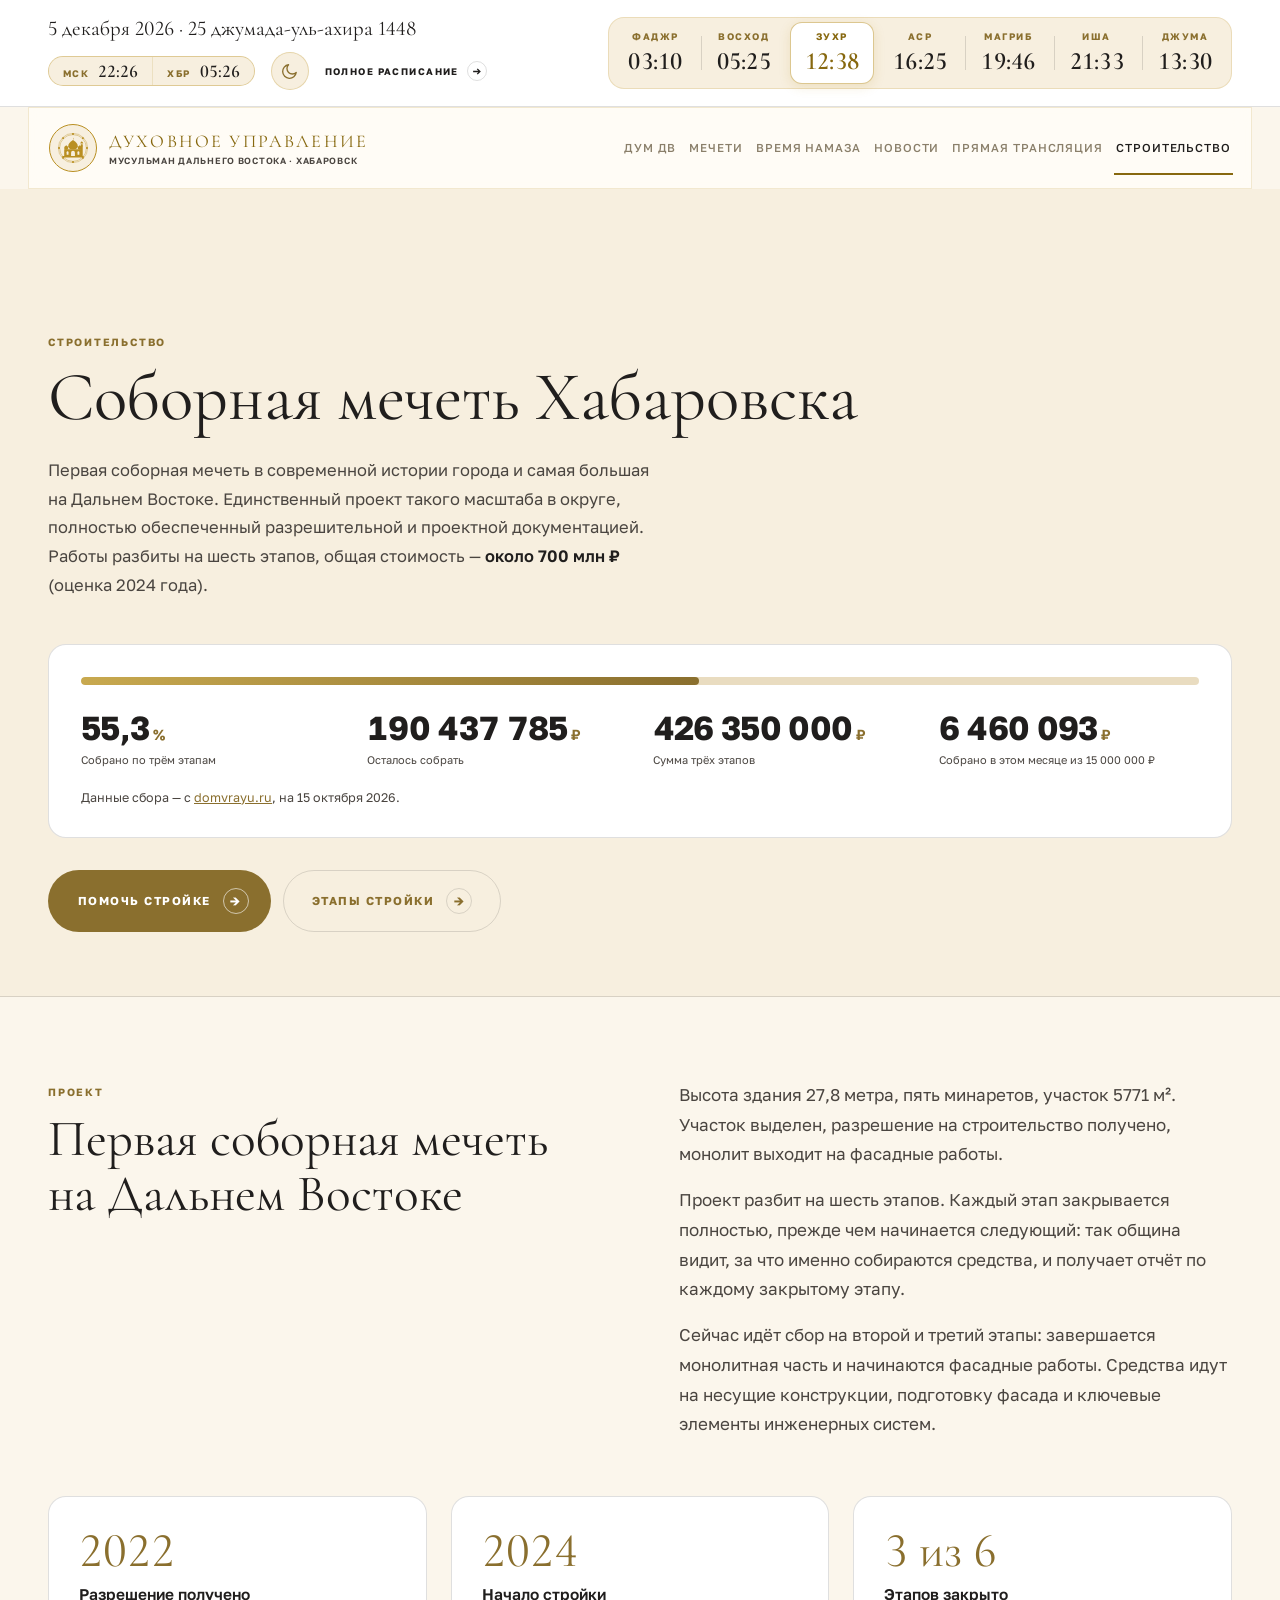
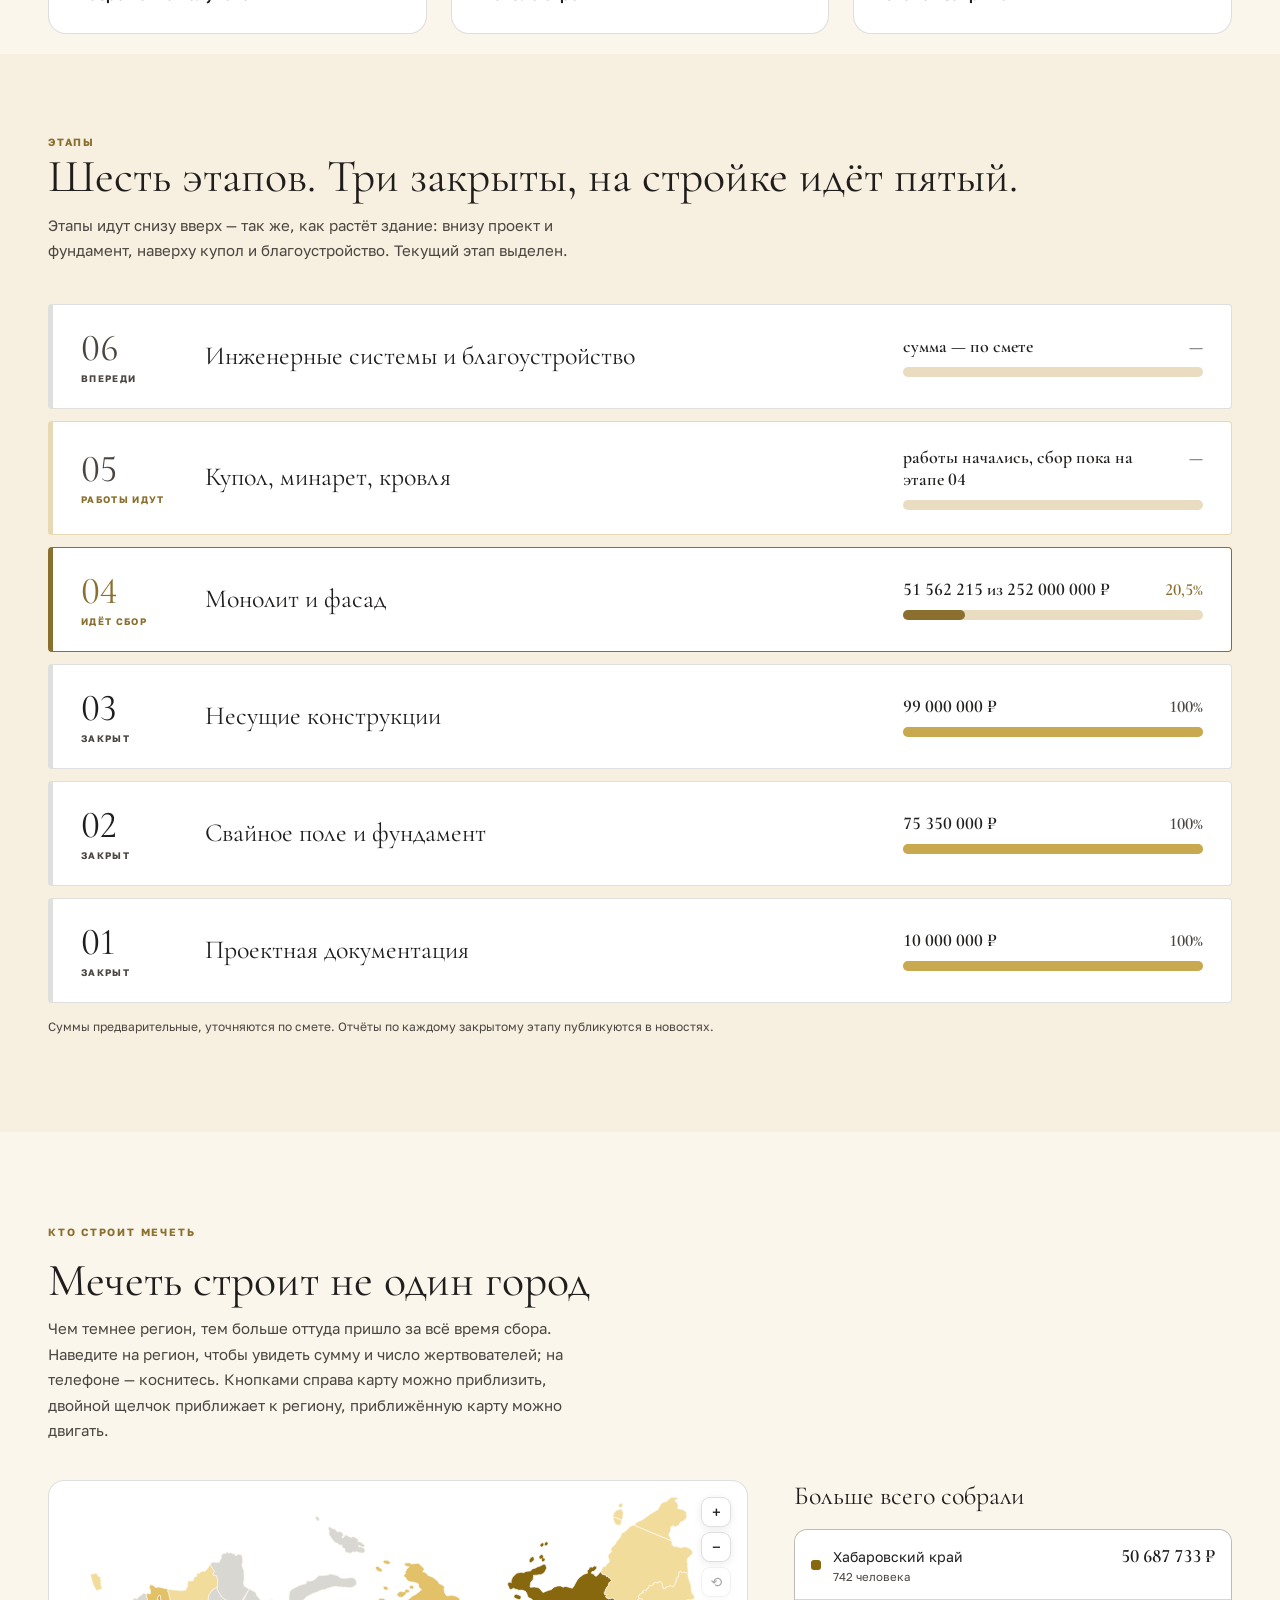
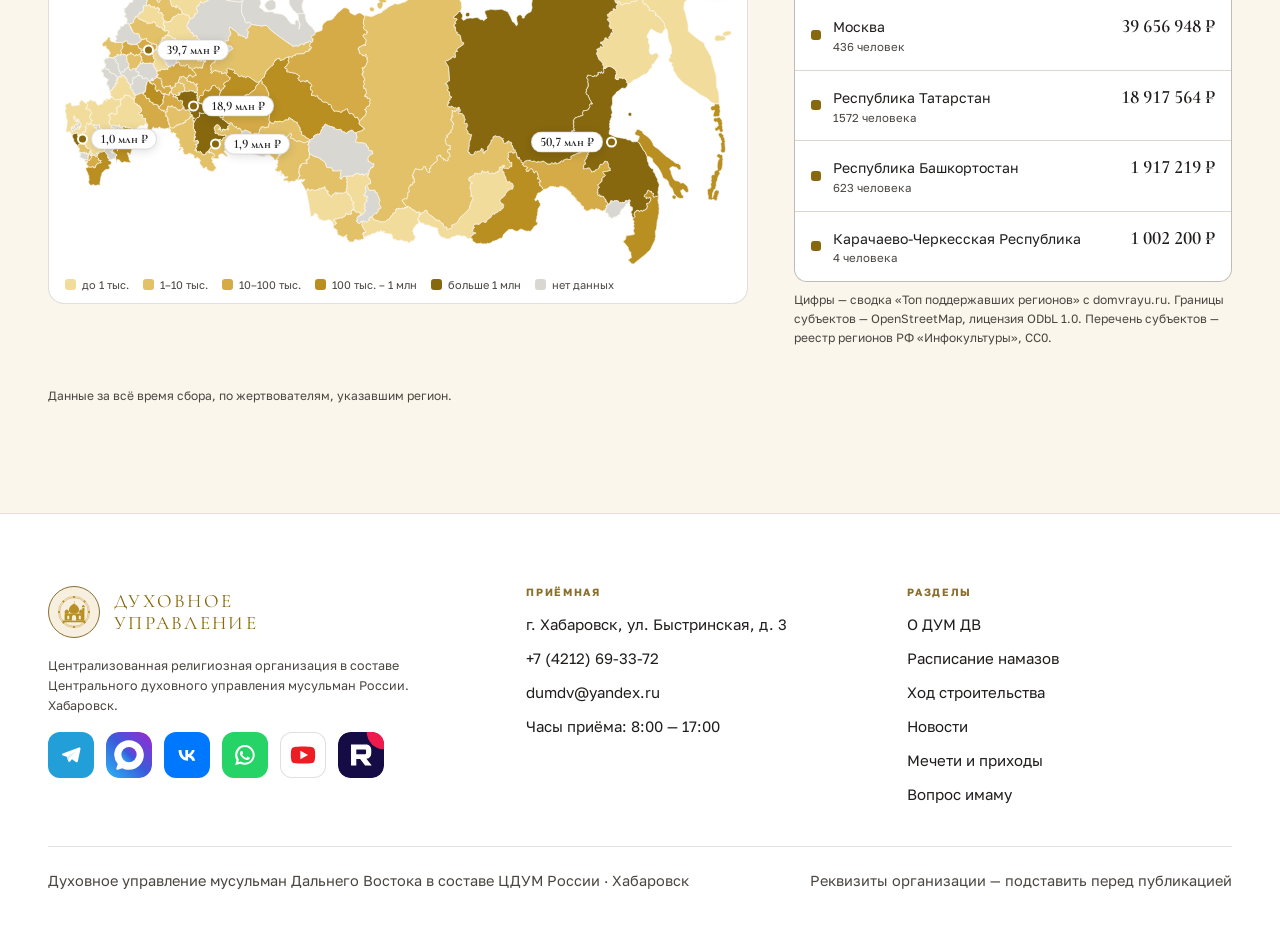
<file: stroitelstvo.html>
<!DOCTYPE html>
<html lang="ru">
<head>
<meta charset="utf-8">
<meta name="viewport" content="width=device-width, initial-scale=1">
<title>Строительство соборной мечети — Духовное управление мусульман Дальнего Востока</title>
<link rel="preconnect" href="https://fonts.googleapis.com">
<link rel="preconnect" href="https://fonts.gstatic.com" crossorigin>
<link href="https://fonts.googleapis.com/css2?family=Cormorant+Garamond:wght@400;500;600&family=Golos+Text:wght@400;500;600;700&display=swap" rel="stylesheet">
<style>
*{box-sizing:border-box}
html{scroll-behavior:smooth}
body{margin:0;font-family:"Golos Text",system-ui,sans-serif;font-size:16px;background:#fbf6ec}
h1,h2,h3{font-family:"Cormorant Garamond",Georgia,serif;font-weight:400;margin:0}
a{color:#8a6f2e}
a:hover{color:#6f5822}
img{max-width:100%}
#night,#fsmenu{position:absolute;opacity:0;pointer-events:none}

.page{
  --pg:#fbf6ec;--srf:#ffffff;--pnl:#f7efdf;--tx:#201e1d;--mut:#4a4540;
  --brd:rgba(32,30,29,.14);--gold:#8a6f2e;--goldsoft:#c8a94f;--track:#e9dcc0;
  --strip:#ffffff;--heroimg:1;
  --veil:linear-gradient(100deg,rgba(251,246,236,.96) 0%,rgba(251,246,236,.84) 34%,rgba(251,246,236,.28) 64%,rgba(251,246,236,0) 100%);
  background:var(--pg);color:var(--tx);font-variant-numeric:lining-nums
}
#night:checked ~ .page{
  /* НОЧЬ — глубокая синева, тёплое золото, снимок остаётся читаемым */
  --pg:#0E1626;--srf:#17203200;--srf:#172032;--pnl:#131B2B;--tx:#F4EEDE;--mut:rgba(244,238,222,.74);
  --brd:rgba(244,238,222,.2);--gold:#E2C169;--goldsoft:#F0DCA3;--track:rgba(244,238,222,.18);
  --strip:#172032;--heroimg:1;
  --veil:linear-gradient(100deg,rgba(14,22,38,.95) 0%,rgba(14,22,38,.82) 34%,rgba(14,22,38,.42) 64%,rgba(14,22,38,.18) 100%)
}
/* небо со звёздами: ночью по выбору темы и ночью по хабаровскому времени */
#night:checked ~ .page .sky{display:block}
html.is-hero-night .sky{display:block}
#night:checked ~ .page .theme-day{display:none}
.theme-night{display:none}
#night:checked ~ .page .theme-night{display:inline}
#night:checked ~ .page .clocks{background:rgba(255,255,255,.14);border-color:rgba(226,193,105,.3)}
#night:checked ~ .page .clock{background:#161a23}
#night:checked ~ .page .prayers{background:rgba(255,255,255,.05)}
#night:checked ~ .page .prayer.is-next{background:rgba(226,193,105,.16);border-color:rgba(226,193,105,.5)}
#night:checked ~ .page .prayer.is-next .prayer-k,#night:checked ~ .page .prayer.is-next .prayer-v{color:#E2C169}
#night:checked ~ .page .hdr-in{background:rgba(25,29,40,.86);border-color:rgba(226,193,105,.22)}
#night:checked ~ .page .hdr.stuck .hdr-in{background:#191d28}
#night:checked ~ .page .hdr-nav a{color:rgba(243,236,221,.62)}
#night:checked ~ .page .hdr-nav a:hover,#night:checked ~ .page .hdr-nav a.active{color:#f3ecdd}
#night:checked ~ .page .hdr-nav a.active::after{background:#E2C169}
#night:checked ~ .page .hdr-link.active-link::after{background:#E2C169}
#night:checked ~ .page .hdr-link{color:#f3ecdd}
#night:checked ~ .page .dots i{background:#f3ecdd}
#night:checked ~ .page .fs{background:#12141c}
#night:checked ~ .page .theme-toggle{background:rgba(255,255,255,.07);border-color:rgba(226,193,105,.32)}
#night:checked ~ .page .theme-toggle:hover{border-color:#E2C169;color:#E2C169}
#night:checked ~ .page .geo{--geo-blank:#2b2f3a;--geo-edge:#12141c}




.wrap{max-width:1240px;margin:0 auto;padding:0 28px}
.kicker{font-size:10.5px;font-weight:700;letter-spacing:.17em;text-transform:uppercase;color:var(--gold)}

/* строка намазов — единственный светло-зелёный элемент */
.strip{background:var(--strip);border-bottom:1px solid var(--brd)}
.strip-in{display:flex;align-items:center;gap:28px;flex-wrap:wrap;padding:16px 28px;max-width:1240px;margin:0 auto}
.strip-left{margin-right:auto;display:flex;flex-direction:column;gap:11px}
.strip-row{display:flex;align-items:center;gap:16px;flex-wrap:wrap}
.date{font-family:"Cormorant Garamond",Georgia,serif;font-size:21px;color:var(--tx);font-variant-numeric:lining-nums}
/* часы: Москва и Хабаровск, одной сдвоенной плашкой в стиле джумы */
.clocks{display:inline-flex;align-items:stretch;gap:1px;border-radius:999px;overflow:hidden;background:rgba(185,143,34,.28);border:1px solid rgba(185,143,34,.28)}
.clock{display:inline-flex;align-items:baseline;gap:9px;padding:5px 14px;background:var(--pnl)}
.clock-k{font-size:9.5px;font-weight:700;letter-spacing:.15em;text-transform:uppercase;color:var(--gold)}
.clock-v{font-family:"Cormorant Garamond",Georgia,serif;font-size:18px;font-weight:600;line-height:1;font-variant-numeric:lining-nums tabular-nums;color:var(--tx)}
/* двоеточие мигает раз в секунду — видно, что время живое */
.clock-v .sep{font-style:normal;animation:tick 1s step-end infinite}
@keyframes tick{0%,49%{opacity:1}50%,100%{opacity:.25}}
.strip-link{display:inline-flex;align-items:center;gap:8px;font-size:9.5px;font-weight:700;letter-spacing:.15em;text-transform:uppercase;color:var(--tx);text-decoration:none}
.strip-link .arr{display:inline-grid;place-items:center;width:20px;height:20px;flex:none;border-radius:50%;border:1px solid var(--brd);transition:background .2s ease,border-color .2s ease}
.strip-link .arr svg{display:block;width:9px;height:9px;fill:none;stroke:currentColor;stroke-width:1.8}
.strip-link:hover{color:var(--gold)}
.strip-link:hover .arr{background:var(--gold);border-color:var(--gold);color:#fff}
.strip-link:hover .arr svg{stroke:#fff}
/* времена намазов */
.prayers{display:flex;gap:4px;flex-wrap:wrap;align-items:stretch;padding:4px;border-radius:16px;background:var(--pnl);border:1px solid rgba(185,143,34,.2)}
.prayer{position:relative;display:flex;flex-direction:column;align-items:center;justify-content:center;gap:7px;min-width:78px;padding:9px 14px;border-radius:12px;border:1px solid transparent;transition:background .25s ease,border-color .25s ease}
.prayer + .prayer::before{content:"";position:absolute;left:-2px;top:22%;bottom:22%;width:1px;background:var(--brd)}
.prayer.is-next{background:var(--srf);border-color:rgba(185,143,34,.5);box-shadow:0 3px 12px rgba(185,143,34,.16)}
.prayer.is-next::before,.prayer.is-next + .prayer::before{opacity:0}
.prayer.is-next .prayer-k,.prayer.is-next .prayer-v{color:#87680F}
.prayer-k{font-size:9.5px;font-weight:700;letter-spacing:.16em;text-transform:uppercase;color:var(--gold);line-height:1}
.prayer-v{font-family:"Cormorant Garamond",Georgia,serif;font-size:25px;font-weight:600;line-height:1;font-variant-numeric:lining-nums tabular-nums;letter-spacing:.01em;color:var(--tx)}
@media (max-width:900px){
  .strip-in{gap:18px}
  .prayer{min-width:0;padding:8px 10px}
  .prayer-v{font-size:21px}
}

/* шапка */
.hdr{position:sticky;top:18px;z-index:50;padding:0 28px;transition:top .25s ease,padding .25s ease}
.hdr-in{position:relative;max-width:1240px;margin:0 auto;display:flex;align-items:center;gap:16px;flex-wrap:nowrap;white-space:nowrap;padding:16px 20px;background:rgba(255,253,247,.86);backdrop-filter:blur(10px);border:1px solid rgba(185,143,34,.18);transition:background .25s ease,box-shadow .25s ease,padding .25s ease,max-width .25s ease}
.hdr.stuck{top:12px}
.hdr.stuck .hdr-in{background:#fff;box-shadow:0 14px 34px rgba(32,30,29,.14)}
.brand{display:flex;align-items:center;gap:12px;text-decoration:none;color:inherit;margin-right:auto;flex:none}
.brand-badge{width:48px;height:48px;flex:none;border-radius:50%;background:var(--pnl);border:1.5px solid #B98F22;display:grid;place-items:center}
.mark{width:30px;height:30px;fill:#B98F22}
.mark .cut{fill:var(--pnl)}
.brand-name{font-family:"Cormorant Garamond",Georgia,serif;font-size:18px;letter-spacing:.12em;text-transform:uppercase;color:#87680F;line-height:1}
.brand-sub{font-size:9px;font-weight:600;letter-spacing:.08em;text-transform:uppercase;color:var(--mut);margin-top:4px;display:block}
.hdr-nav{display:flex;align-items:center;gap:13px;flex-wrap:nowrap;align-self:stretch}
.hdr-nav a{position:relative;display:flex;align-items:center;font-size:11.5px;font-weight:500;letter-spacing:.08em;text-transform:uppercase;color:#8a7f6a;text-decoration:none}
.hdr-nav a:hover{color:#43340D}
.hdr-nav a.active{color:#201e1d}
.hdr-nav a.active::after{content:"";position:absolute;left:-2px;right:-2px;bottom:-20px;height:2px;background:#87680F}
.hdr.stuck .hdr-nav a.active::after{bottom:-16px}
.hdr-right{display:flex;align-items:center;gap:12px;flex-wrap:nowrap;flex:none}
.hdr-link{display:inline-flex;align-items:center;gap:7px;font-size:11.5px;font-weight:500;letter-spacing:.08em;text-transform:uppercase;color:#43340D;text-decoration:none;cursor:pointer}
.hdr-link:hover{color:#87680F}
.hdr-link.active-link{color:#201e1d;position:relative}
.hdr-link.active-link::after{content:"";position:absolute;left:-2px;right:-2px;bottom:-20px;height:2px;background:#87680F}
.hdr.stuck .hdr-link.active-link::after{bottom:-16px}
.badge{width:24px;height:24px;border-radius:50%;background:#E2C169;color:#43340D;font-family:"Cormorant Garamond",Georgia,serif;font-size:14px;font-weight:600;display:grid;place-items:center;font-variant-numeric:lining-nums tabular-nums}
.dots{display:inline-flex;align-items:center;gap:4px}
.dots i{width:5px;height:5px;border-radius:50%;background:#43340D;display:block}
.dots.close i:first-child{transform:rotate(45deg)}
.hdr-cta{padding:12px 14px 12px 18px;font-size:10.5px;letter-spacing:.08em;background:#B98F22}
.hdr-cta .arrow{width:22px;height:22px;font-size:12px}
.hdr-cta:hover{background:#87680F;color:#fff}

/* полноэкранное меню */
.fs{display:none;position:fixed;inset:0;z-index:60;background:#FFFDF7;overflow:auto}
#fsmenu:checked ~ .page .fs{display:block}
.fs-in{max-width:1240px;margin:0 auto;padding:34px 28px 80px}
.fs-top{display:flex;align-items:center;justify-content:space-between;gap:24px;padding-bottom:34px;border-bottom:1px solid var(--brd)}
.fs-grid{display:grid;grid-template-columns:1fr 1fr;gap:64px;margin-top:56px}
.fs-col h4{font-size:10.5px;font-weight:700;letter-spacing:.16em;text-transform:uppercase;color:#B98F22;margin:0 0 22px}
.fs-col a{display:block;font-family:"Cormorant Garamond",Georgia,serif;font-size:34px;line-height:1.35;color:var(--tx);text-decoration:none}
.fs-col a:hover{color:#87680F}

/* герой */
.hero{position:relative;overflow:hidden;background:var(--pg);margin-top:-108px}
.hero-img{position:absolute;inset:0;width:100%;height:100%;object-fit:cover;object-position:70% 40%;opacity:var(--heroimg);filter:saturate(.62) contrast(.92)}
.hero-veil{position:absolute;inset:0;background:var(--veil)}
.sky{display:none;position:absolute;inset:0;pointer-events:none}
/* мягкий свет от луны по небу */
.sky::after{content:"";position:absolute;right:0;top:0;width:min(680px,72%);height:min(540px,62%);pointer-events:none;background:radial-gradient(circle at 76% 22%,rgba(243,230,192,.22),rgba(243,230,192,.08) 40%,transparent 68%)}
.moon{position:absolute;right:120px;top:70px;width:96px;height:96px;border-radius:50%;
  background:
    radial-gradient(circle at 30% 64%,rgba(188,198,220,.34),transparent 30%),
    radial-gradient(circle at 56% 28%,rgba(188,198,220,.28),transparent 22%),
    radial-gradient(circle at 44% 46%,rgba(196,206,226,.24),transparent 17%),
    radial-gradient(circle at 24% 34%,rgba(255,255,255,.5),transparent 46%),
    linear-gradient(148deg,#FFFDF4 0%,#F4F0E2 58%,#E4E2D6 100%);
  /* серп: вырезаем смещённый круг, край остаётся мягким */
  -webkit-mask:radial-gradient(circle at 78% 24%,transparent 0 46%,#000 47.5%);
  mask:radial-gradient(circle at 78% 24%,transparent 0 46%,#000 47.5%);
  filter:drop-shadow(0 0 26px rgba(228,238,255,.6)) drop-shadow(0 0 70px rgba(188,212,255,.38))}
.star{position:absolute;width:4px;height:4px;border-radius:50%;background:#fff;box-shadow:0 0 6px 1px rgba(255,255,255,.5);animation:twinkle 3.4s ease-in-out infinite}
/* крестообразные лучи от звезды вместо круглого зарева */
.star::before,.star::after{content:"";position:absolute;left:50%;top:50%;transform:translate(-50%,-50%);pointer-events:none}
.star::before{width:26px;height:1.5px;background:linear-gradient(90deg,transparent,rgba(255,255,255,.75) 50%,transparent)}
.star::after{width:1.5px;height:26px;background:linear-gradient(180deg,transparent,rgba(255,255,255,.75) 50%,transparent)}
@keyframes twinkle{0%,100%{opacity:.5}50%{opacity:1}}
/* ночью мечеть стоит в лунном свете — без солнечных бликов */
.sky::before{content:"";position:absolute;inset:0;pointer-events:none;
  background:radial-gradient(ellipse 54% 48% at 62% 56%,rgba(154,186,232,.18),transparent 72%),
             radial-gradient(ellipse 62% 38% at 78% 6%,rgba(176,203,246,.2),transparent 74%)}
.sky::after{background:radial-gradient(circle at 76% 22%,rgba(206,222,250,.26),rgba(206,222,250,.1) 42%,transparent 72%)}
/* звёзды мелкие и мерцают вразнобой */
.star{width:3px;height:3px;background:#fff;box-shadow:0 0 5px 1px rgba(255,255,255,.6);
  animation:twinkle 3.1s ease-in-out infinite}
.star::before{width:18px;height:1.2px;
  background:linear-gradient(90deg,transparent,rgba(238,245,255,.8) 50%,transparent)}
.star::after{width:1.2px;height:18px;
  background:linear-gradient(180deg,transparent,rgba(238,245,255,.8) 50%,transparent)}
.star:nth-child(3n){width:2px;height:2px;animation-duration:2.3s}
.star:nth-child(3n)::before{width:13px}
.star:nth-child(3n)::after{height:13px}
.star:nth-child(4n){width:4px;height:4px;animation-duration:4.4s}
.star:nth-child(4n)::before{width:24px}
.star:nth-child(4n)::after{height:24px}
.star:nth-child(5n){animation-duration:5.2s}
@keyframes twinkle{0%,100%{opacity:.28}50%{opacity:1}}

/* ночной снимок: гасим дневной свет и уводим кадр в синеву */
#night:checked ~ .page .hero,#night:checked ~ .page .bh{background:#070C18}
#night:checked ~ .page .hero-img{filter:brightness(.44) contrast(1.08) saturate(.52)}
#night:checked ~ .page .hero-veil{background:linear-gradient(to bottom,
  rgba(7,13,26,.5) 0%,rgba(7,13,26,.28) 30%,rgba(7,13,26,.5) 62%,rgba(8,15,30,.88) 100%)}
#night:checked ~ .page .bh-veil{background:linear-gradient(to bottom,
  rgba(7,13,26,.52) 0%,rgba(7,13,26,.3) 28%,rgba(7,13,26,.5) 58%,rgba(8,15,30,.9) 100%)}
.hero-night-tint{background:linear-gradient(to bottom,rgba(8,13,30,.72) 0%,rgba(10,16,34,.6) 34%,
  rgba(14,21,40,.5) 66%,rgba(17,25,44,.62) 100%)}
.hero-in{position:relative;padding:210px 28px 122px;max-width:1240px;margin:0 auto}
.hero h1{font-size:clamp(44px,7vw,92px);line-height:1.03;letter-spacing:.02em;text-transform:uppercase;max-width:12ch;color:var(--tx)}
.hero p{font-family:"Cormorant Garamond",Georgia,serif;font-size:26px;line-height:1.5;max-width:34ch;color:var(--mut);margin:32px 0 38px}
.btns{display:flex;gap:14px;flex-wrap:wrap}
.btn{display:inline-flex;align-items:center;gap:12px;border-radius:999px;padding:17px 22px 17px 30px;font-size:11.5px;font-weight:700;letter-spacing:.13em;text-transform:uppercase;text-decoration:none}
.btn-primary{background:var(--gold);color:#fff}
.btn-primary:hover{opacity:.88;color:#fff}
.btn-ghost{border:1px solid var(--brd);color:var(--gold);padding:17px 28px}
.btn-ghost:hover{background:var(--pnl)}
.arrow{width:26px;height:26px;border:1.5px solid rgba(255,255,255,.6);border-radius:50%;display:grid;place-items:center;font-size:13px}

/* о нас */
.about{background:var(--srf);padding:100px 0}
.about h2{font-size:clamp(32px,4vw,48px);line-height:1.12;color:var(--tx);margin:16px 0 22px;max-width:22ch}
.about-grid{display:grid;grid-template-columns:1.05fr 1fr;gap:64px;align-items:start}
.about .lead{margin-bottom:16px}
.about-facts{display:grid;grid-template-columns:1fr 1fr;gap:1px;background:var(--brd)}
.fact{background:var(--srf);padding:24px 22px}
.fact-k{font-size:10px;font-weight:700;letter-spacing:.14em;text-transform:uppercase;color:var(--gold)}
.fact-v{font-family:"Cormorant Garamond",Georgia,serif;font-size:22px;line-height:1.3;color:var(--tx);margin-top:8px}

/* стройка */
.build{background:var(--pnl);padding:100px 0 92px}
.build-grid{display:grid;grid-template-columns:1.15fr 420px;gap:64px;align-items:start;margin-top:20px}
.build h2{font-size:clamp(34px,4vw,54px);line-height:1.12;color:var(--tx);margin-bottom:22px}
.lead{font-size:17px;line-height:1.75;color:var(--mut);max-width:52ch;margin:0}
.big-sum{font-family:"Cormorant Garamond",Georgia,serif;font-size:clamp(40px,5vw,64px);line-height:1;color:var(--gold);margin-top:40px}
.sub{font-size:14px;color:var(--mut);margin-top:10px}
.rule{height:1px;background:var(--brd);margin:28px 0 20px;max-width:56ch}
.panel{background:var(--srf);border:1px solid var(--brd);border-radius:6px;padding:28px}
.panel-row{display:flex;justify-content:space-between;gap:16px;align-items:flex-end}
.panel-label{font-size:11px;font-weight:700;letter-spacing:.14em;text-transform:uppercase;color:var(--gold)}
.panel-num{font-family:"Cormorant Garamond",Georgia,serif;font-size:30px;line-height:1.1;margin-top:4px;color:var(--tx)}
.track{height:10px;border-radius:999px;background:var(--track);overflow:hidden}
.bar{height:100%;background:var(--gold)}
.panel .track{height:12px;margin-top:16px}
.meta-row{display:flex;justify-content:space-between;font-size:12px;color:var(--mut);margin-top:8px}
.goal{background:var(--pnl);border-radius:6px;padding:20px;margin-top:20px}
.goal .track{margin-top:10px;height:10px}
.goal .bar{background:var(--goldsoft)}
.amounts{display:grid;grid-template-columns:repeat(4,1fr);gap:8px;margin-top:12px}
.amount{border:1px solid var(--brd);border-radius:999px;padding:7px 4px;text-align:center;font-family:"Cormorant Garamond",Georgia,serif;font-size:15px;font-weight:600;color:var(--tx);font-variant-numeric:lining-nums tabular-nums}
.amount.on{background:var(--gold);border-color:var(--gold);color:#fff}
.panel .btn{width:100%;justify-content:center;margin-top:20px;padding:18px}
.fine{font-size:12px;line-height:1.6;color:var(--mut);margin-top:14px}

.stages{margin-top:72px;display:flex;flex-direction:column;gap:12px}
.stage{display:grid;grid-template-columns:96px 1fr 300px;gap:28px;align-items:center;background:var(--srf);border:1px solid var(--brd);border-left:5px solid var(--brd);border-radius:4px;padding:24px 28px}
.stage.work{border-color:rgba(185,143,34,.34)}
.stage.work .status{color:var(--gold)}
.stage.active{border-color:var(--gold);border-left-color:var(--gold);background:rgba(200,169,79,.12)}
.stage-num{display:flex;flex-direction:column;gap:6px}
.stage-num .num{font-family:"Cormorant Garamond",Georgia,serif;font-size:38px;line-height:1;color:var(--mut)}
.stage.done .num{color:var(--tx)}
.stage.active .num{color:var(--gold)}
.stage-num .status{font-size:9.5px;font-weight:700;letter-spacing:.14em;text-transform:uppercase;color:var(--mut)}
.stage.active .status{color:var(--gold)}
.stage-title{font-family:"Cormorant Garamond",Georgia,serif;font-size:26px;line-height:1.25;color:var(--tx)}
.stage-money-row{display:flex;justify-content:space-between;align-items:baseline;gap:12px;margin-bottom:10px}
.stage-money .sum{font-family:"Cormorant Garamond",Georgia,serif;font-size:18px;font-weight:600;color:var(--tx);font-variant-numeric:lining-nums tabular-nums}
.stage-money .pct{font-family:"Cormorant Garamond",Georgia,serif;font-size:17px;font-weight:600;color:var(--mut);font-variant-numeric:lining-nums tabular-nums}
.stage.active .pct{color:var(--gold)}
.stage.done .bar{background:var(--goldsoft)}
.stage.next .bar{background:transparent}

/* новости */
.news{background:var(--srf);padding:100px 0}
.head-row{display:flex;align-items:baseline;justify-content:space-between;gap:24px;margin:16px 0 40px}
.head-row h2{font-size:clamp(32px,4vw,52px);line-height:1.1;color:var(--tx)}
.more{font-size:11.5px;font-weight:700;letter-spacing:.13em;text-transform:uppercase;text-decoration:none;color:var(--gold);border-bottom:1px solid var(--goldsoft);padding-bottom:3px}
.news-grid{display:grid;grid-template-columns:repeat(3,1fr);gap:36px}
.news-photo{aspect-ratio:4/3;border:1px solid var(--brd);border-radius:3px;background:var(--pnl);display:grid;place-items:center;font-size:10.5px;font-weight:700;letter-spacing:.15em;text-transform:uppercase;color:var(--mut)}
.news-date{font-size:10.5px;font-weight:700;letter-spacing:.15em;text-transform:uppercase;color:var(--gold);margin-top:16px}
.news-title{font-size:24px;line-height:1.3;margin-top:8px;color:var(--tx)}

/* приходы */
.regions{background:var(--pg);padding:100px 0}
.regions-grid{display:grid;grid-template-columns:repeat(4,1fr);gap:1px;background:var(--brd)}
.region{background:var(--pg);padding:30px 26px;min-width:0}
.region-name{font-family:"Cormorant Garamond",Georgia,serif;font-size:26px;line-height:1.2;color:var(--tx)}
.region-note{font-size:14px;line-height:1.6;color:var(--mut);margin-top:10px}

/* вопрос имаму */
.ask{background:var(--pg);padding:0 0 96px}
.ask-in{border-top:1px solid var(--brd);padding-top:56px;display:flex;align-items:center;justify-content:space-between;gap:56px;flex-wrap:wrap}
.ask h2{font-size:clamp(32px,4vw,52px);line-height:1.12;margin:16px 0 14px;color:var(--tx)}
.ask p{font-size:17px;line-height:1.7;color:var(--mut);margin:0;max-width:56ch}

/* подвал */
footer{background:var(--srf);border-top:1px solid var(--brd);color:var(--tx)}
.foot{display:grid;grid-template-columns:1.3fr 1fr 1fr;gap:56px;padding:72px 28px 30px;max-width:1240px;margin:0 auto}
.foot-brand{display:flex;align-items:center;gap:14px}
.foot-badge{width:52px;height:52px;border-radius:50%;background:var(--pnl);border:1.5px solid var(--gold);display:grid;place-items:center}
.foot-badge .mark{width:32px;height:32px}
.foot-col h4{font-size:10.5px;font-weight:700;letter-spacing:.16em;text-transform:uppercase;color:var(--gold);margin:0 0 14px}
.foot-col a,.foot-col span{display:block;font-size:15px;line-height:1.6;color:var(--tx);text-decoration:none;margin-bottom:10px}
.foot-note{font-size:12.5px;color:var(--mut);line-height:1.6}
.socials{display:flex;gap:12px;margin-top:16px}
.social{position:relative;width:46px;height:46px;border-radius:12px;display:grid;place-items:center;text-decoration:none;overflow:hidden;transition:transform .25s ease,box-shadow .25s ease}
.social::after{content:"";position:absolute;inset:0;border-radius:inherit;pointer-events:none;opacity:0;background:linear-gradient(115deg,transparent 30%,rgba(255,255,255,.75) 50%,transparent 70%);background-size:280% 100%;background-position:130% 0}
.social:hover{transform:translateY(-3px);box-shadow:0 10px 22px rgba(32,30,29,.22)}
.social:hover::after{opacity:1;animation:sheen 1.1s ease-in-out infinite}
@keyframes sheen{0%{background-position:130% 0}100%{background-position:-130% 0}}
@media (prefers-reduced-motion:reduce){
  .social:hover::after{animation:none;opacity:.35;background-position:50% 0}
  .social:hover{transform:none}
  .clock-v .sep{animation:none}
}
.legal{max-width:1240px;margin:0 auto;padding:0 28px 34px}
.legal-in{border-top:1px solid var(--brd);padding-top:22px;display:flex;justify-content:space-between;align-items:center;gap:22px;flex-wrap:wrap;font-size:14.5px;line-height:1.6;color:var(--mut)}

.theme-btn{font-size:12px;color:var(--gold);cursor:pointer;border-bottom:1px solid var(--brd);padding-bottom:2px}
.theme-btn:hover{color:var(--tx)}
.theme-toggle{display:inline-grid;place-items:center;width:38px;height:38px;flex:none;cursor:pointer;border-radius:50%;background:var(--pnl);border:1px solid rgba(185,143,34,.28);color:var(--gold);transition:background .2s ease,border-color .2s ease,color .2s ease}
.theme-toggle:hover{border-color:#B98F22;color:#87680F}
.theme-toggle svg{width:19px;height:19px;fill:none;stroke:currentColor;stroke-width:1.7;stroke-linecap:round;stroke-linejoin:round}
/* светлая тема — луна (нажать, чтобы стемнело), тёмная — солнце */
.theme-toggle .theme-day{display:block}
.theme-toggle .theme-night{display:none}
.vh{position:absolute;width:1px;height:1px;margin:-1px;padding:0;overflow:hidden;clip:rect(0 0 0 0);white-space:nowrap;border:0}

/* шапка: одна строка на десктопе, на узких экранах разделы переносятся под логотип */
@media (max-width:700px){
  .hdr{padding:0 12px}
  .hdr-in{flex-wrap:wrap;white-space:normal;justify-content:center;gap:10px;padding:12px 14px}
  .brand{margin-right:0}
  .brand-sub{display:none}
  .hdr-nav{width:100%;justify-content:center;align-self:auto;gap:18px;flex-wrap:wrap}
  .hdr-nav a{font-size:10.5px}
  .hdr-nav a.active::after,.hdr.stuck .hdr-nav a.active::after{bottom:-5px}
}
@media (max-width:420px){
  .brand-badge{width:40px;height:40px}
  .mark{width:26px;height:26px}
  .brand-name{font-size:15px;letter-spacing:.08em}
  .hdr-nav{gap:14px}
}
@media (max-width:1080px){
  .build-grid,.about-grid{grid-template-columns:1fr}
  .stage{grid-template-columns:80px 1fr}
  .stage-money{grid-column:1 / -1}
  .news-grid{grid-template-columns:1fr}
  .regions-grid{grid-template-columns:1fr 1fr}
  .foot{grid-template-columns:1fr}
  .moon{right:40px;top:40px;width:70px;height:70px}
}
@media (max-width:680px){
  .regions-grid{grid-template-columns:1fr}
}

/* страница строительства */
.page-head{position:relative;overflow:hidden;padding:120px 0 56px}
.page-head .wrap{position:relative}
.page-head h1{font-size:clamp(48px,7vw,92px);line-height:1.03;letter-spacing:.01em;color:var(--tx)}
.page-head .lead{margin-top:26px}
.notice{margin:0 0 36px;padding:12px 16px;border:1px dashed var(--brd);border-radius:2px;font-size:12.5px;color:var(--mut);background:var(--pnl)}

.money{background:var(--srf);padding:72px 0}
.money-grid{display:grid;grid-template-columns:1.1fr 420px;gap:64px;align-items:start}
.money h2{font-size:clamp(30px,3.6vw,46px);line-height:1.14;color:var(--tx);margin-bottom:20px}
.facts{display:grid;grid-template-columns:1fr 1fr;gap:1px;background:var(--brd);border:1px solid var(--brd);margin-top:36px}
.fact{background:var(--srf);padding:22px}
.fact-k{font-size:10px;font-weight:700;letter-spacing:.14em;text-transform:uppercase;color:var(--gold)}
.fact-v{font-family:"Cormorant Garamond",Georgia,serif;font-size:22px;line-height:1.3;color:var(--tx);margin-top:8px}

.plan{background:var(--pnl);padding:76px 0 96px}
.plan h2{font-size:clamp(30px,3.6vw,46px);line-height:1.14;color:var(--tx);margin-bottom:10px}
.plan-sub{font-size:15px;line-height:1.7;color:var(--mut);margin:0 0 40px;max-width:60ch}
.plan .stages{margin-top:0}
.plan .stage{background:var(--srf)}
@media (max-width:1080px){
  .money-grid{grid-template-columns:1fr}
}
@media (max-width:560px){
  .facts{grid-template-columns:1fr}
}
/* форма пожертвования */
.panel{border-radius:18px;padding:17px}
.panel .panel-label{font-size:9.5px;letter-spacing:.13em}
.panel .panel-num{font-size:21px;margin-top:2px}
.panel .panel-num-sm{font-size:17px;margin-top:1px}
.panel .meta-row{font-size:11px;margin-top:6px}
.panel .track{height:7px;margin-top:10px}
.panel .goal{margin-top:12px}
.panel .fine{font-size:10.5px;line-height:1.5;margin-top:9px}
.panel .btn{padding:13px 18px;font-size:10.5px;margin-top:12px}
.field-name{margin-top:12px}
.name-input{margin-top:7px;padding:9px 12px;font-size:16px}
.field-name.hidden{display:none}
.period{display:flex;gap:18px;flex-wrap:wrap;margin-top:8px}
.period .check{margin-top:0}
.track{position:relative;overflow:visible}
.bar{position:relative;border-radius:999px}
.bar-tag{position:absolute;right:-1px;top:50%;transform:translateY(-50%);background:var(--gold);color:#fff;font-family:"Cormorant Garamond",Georgia,serif;font-size:11.5px;font-weight:600;line-height:1;padding:3px 8px;border-radius:999px;border:2px solid var(--srf)}
.goal{border-radius:13px;background:linear-gradient(135deg,#E0AC2B,#B98F22 55%,#8E6B12);color:#fff;padding:11px 12px;box-shadow:0 6px 18px rgba(185,143,34,.34)}
.goal .panel-label,.goal .fine{color:rgba(255,255,255,.82)}
.goal .panel-num{color:#fff;font-size:18px}
.goal .track{background:rgba(255,255,255,.28)}
.goal .bar{background:#fff}
.goal-chip{background:rgba(255,255,255,.26);border-radius:999px;padding:4px 10px;font-size:9px;font-weight:700;letter-spacing:.13em;text-transform:uppercase;color:#fff}
.goal-pct{font-family:"Cormorant Garamond",Georgia,serif;font-size:15px;font-weight:600;color:#fff;background:rgba(255,255,255,.26);border-radius:999px;padding:3px 10px}
.panel-note{font-size:13px;line-height:1.6;color:var(--mut);margin:18px 0 16px}
.check{display:flex;align-items:flex-start;gap:8px;font-size:12px;line-height:1.4;color:var(--tx);cursor:pointer;margin-top:8px}
.check input{width:15px;height:15px;flex:none;margin:1px 0 0;accent-color:#B98F22;cursor:pointer}
.check-consent{font-size:10.5px;color:var(--mut);margin-top:11px}
.check-week{margin-top:10px}
.sum-input{width:100%;margin-top:7px;padding:10px 12px;border:1px solid var(--brd);border-radius:11px;background:var(--srf);color:var(--tx);font-family:"Cormorant Garamond",Georgia,serif;font-size:18px;font-variant-numeric:lining-nums tabular-nums}
.sum-input:focus{outline:none;border-color:#B98F22}
.amounts{display:grid;grid-template-columns:repeat(4,1fr);gap:8px;margin-top:10px}
.amount{cursor:pointer;background:var(--srf);transition:background .2s ease,border-color .2s ease,color .2s ease}
.amount:hover{border-color:#B98F22}
.pay-mode{display:grid;grid-template-columns:1.25fr 1fr;gap:8px;margin-top:14px}
.mode{cursor:pointer;border-radius:11px;padding:10px 9px;font-family:inherit;font-size:10px;font-weight:700;letter-spacing:.07em;text-transform:uppercase;display:inline-flex;align-items:center;justify-content:center;gap:6px;transition:filter .2s ease,background .2s ease,color .2s ease}
.mode-auto{border:0;background:linear-gradient(135deg,#C79A26,#87680F);color:#fff;box-shadow:0 8px 22px rgba(185,143,34,.32)}
.mode-auto:hover{filter:brightness(1.06)}
.mode-once{border:1px solid var(--brd);background:var(--srf);color:var(--tx)}
.mode-once:hover{border-color:#B98F22;color:#87680F}
.mode-badge{background:rgba(255,255,255,.24);border-radius:999px;padding:3px 9px;font-size:10.5px;letter-spacing:.04em}
.pay-tabs{display:flex;gap:18px;margin-top:14px;border-bottom:1px solid var(--brd)}
.ptab{appearance:none;border:0;background:none;font-family:inherit;font-size:11.5px;color:var(--mut);padding:0 0 8px;cursor:pointer;position:relative}
.ptab.on{color:var(--tx);font-weight:600}
.ptab.on::after{content:"";position:absolute;left:0;right:0;bottom:-1px;height:2px;background:#B98F22}
.methods{display:grid;grid-template-columns:1fr 1fr;gap:7px;margin-top:10px}
.method-wide{grid-column:1 / -1;justify-content:center}
.method{display:flex;align-items:center;gap:8px;padding:8px 11px;border:1px solid var(--brd);border-radius:10px;background:var(--srf);font-family:inherit;font-size:11.5px;color:var(--tx);cursor:pointer;text-align:left;transition:border-color .2s ease,background .2s ease}
.method:hover{border-color:#B98F22}
.method.on{border-color:#B98F22;background:rgba(185,143,34,.08)}
.method .mi{width:23px;height:19px;flex:none;display:grid;place-items:center}
.method .mi svg{width:100%;height:100%;display:block}
.panel .btn{border-radius:14px}
@media (max-width:420px){
  .amounts{grid-template-columns:1fr 1fr}
  .methods{grid-template-columns:1fr}
  .pay-mode{grid-template-columns:1fr}
}
.build-shot{margin:44px 0 0;border:1px solid var(--brd);border-radius:16px;overflow:hidden;background:var(--pnl)}
.build-shot img{display:block;width:100%;aspect-ratio:21/9;object-fit:cover}
.build-shot figcaption{padding:14px 20px;font-size:13px;color:var(--mut);background:var(--srf);border-top:1px solid var(--brd)}

/* кто строит мечеть — карта регионов */
.geo{background:var(--pg);padding:88px 0 96px;--geo-blank:#d9d7d1;--geo-edge:#fbf6ec}
.geo h2{font-size:clamp(30px,3.6vw,46px);line-height:1.14;color:var(--tx);margin:14px 0 10px}
.geo-sub{font-size:15px;line-height:1.7;color:var(--mut);margin:0 0 36px;max-width:62ch}
.geo-grid{display:grid;grid-template-columns:minmax(0,1.6fr) minmax(0,1fr);gap:46px;align-items:start}

.geo-map{position:relative;margin:0;min-width:0;background:var(--srf);border:1px solid var(--brd);border-radius:16px;padding:16px 16px 12px}
.geo-canvas{min-width:0}
/* overflow обязательно hidden: при зуме меняется viewBox, и с visible
   карта продолжает рисоваться за рамкой — разносит её на всю страницу */
.geo-canvas svg{display:block;width:100%;height:auto;max-width:100%;overflow:hidden}
.geo-canvas{overflow:hidden;border-radius:8px}
.geo-canvas path{stroke:var(--geo-edge);stroke-width:.7;stroke-linejoin:round;vector-effect:non-scaling-stroke}
.geo-canvas path:not(.has-data){fill:var(--geo-blank)}
.geo-canvas path.has-data{cursor:pointer}
.geo-canvas path.is-on{stroke:var(--tx);stroke-width:1.5}
.geo-canvas path:focus{outline:none;stroke:var(--tx);stroke-width:1.5}
.geo-loading{padding:38px 4px;font-size:13px;color:var(--mut);text-align:center}

.geo-tip{position:absolute;left:0;top:0;z-index:4;pointer-events:none;opacity:0;visibility:hidden;transform:translateY(5px);transition:opacity .14s ease,transform .14s ease;background:var(--tx);color:var(--pg);font-size:12.5px;line-height:1.45;padding:8px 11px;border-radius:9px;max-width:230px;box-shadow:0 10px 26px rgba(0,0,0,.24)}
.geo-tip.on{opacity:1;visibility:visible;transform:translateY(0)}
.geo-tip b{display:block;font-weight:600;font-size:13px;margin-bottom:2px}
.geo-tip .v{font-variant-numeric:lining-nums tabular-nums}

.geo-plot{position:relative;min-width:0}
.geo-canvas svg{touch-action:pan-y}
.geo-map.is-zoomed .geo-canvas svg{cursor:grab;touch-action:none}
.geo-map.is-zoomed .geo-canvas svg:active{cursor:grabbing}
.geo-zoom{position:absolute;top:0;right:0;z-index:3;display:flex;flex-direction:column;gap:5px}
.geo-zoom button{width:30px;height:30px;display:grid;place-items:center;padding:0;cursor:pointer;font-family:inherit;font-size:16px;line-height:1;color:var(--tx);background:var(--srf);border:1px solid var(--brd);border-radius:9px;box-shadow:0 2px 8px rgba(0,0,0,.08);transition:border-color .15s ease,color .15s ease,opacity .15s ease}
.geo-zoom button:hover:not(:disabled){border-color:#B98F22;color:#87680F}
.geo-zoom button:disabled{opacity:.38;cursor:default}
.geo-zoom button:last-child{font-size:14px}
.geo-pins{position:absolute;inset:0;pointer-events:none;z-index:2}
.geo-pin{position:absolute;display:flex;align-items:center;gap:5px;transform:translateY(-50%)}
.geo-pin.to-left{flex-direction:row-reverse}
.geo-pin i{width:7px;height:7px;flex:none;border-radius:50%;background:#87680F;box-shadow:0 0 0 2px var(--srf)}
.geo-pin b{font-family:"Cormorant Garamond",Georgia,serif;font-size:13px;font-weight:600;line-height:1;white-space:nowrap;font-variant-numeric:lining-nums tabular-nums;color:var(--tx);background:var(--srf);border:1px solid var(--brd);border-radius:999px;padding:3px 8px;box-shadow:0 2px 10px rgba(0,0,0,.12)}

.geo-legend{display:flex;flex-wrap:wrap;align-items:center;gap:7px 14px;margin-top:14px;font-size:11px;color:var(--mut)}
.geo-step{display:inline-flex;align-items:center;gap:6px;white-space:nowrap}
.geo-step i{width:11px;height:11px;flex:none;border-radius:3px}
.geo-step-none i{background:var(--geo-blank)}

.geo-top h3{font-family:"Cormorant Garamond",Georgia,serif;font-size:26px;line-height:1.2;color:var(--tx);margin:0}
.geo-top .fine{margin-top:8px}
.geo-list{list-style:none;margin:18px 0 0;padding:0;display:grid;gap:1px;background:var(--brd);border:1px solid var(--brd);border-radius:13px;overflow:hidden}
.geo-list li{background:var(--srf);padding:14px 16px;display:grid;grid-template-columns:10px minmax(0,1fr) auto;gap:12px;align-items:baseline}
.geo-swatch{width:10px;height:10px;border-radius:3px;align-self:center;background:var(--geo-blank)}
.geo-name{font-size:14px;line-height:1.35;color:var(--tx);min-width:0}
.geo-donors{display:block;font-size:11.5px;color:var(--mut);margin-top:3px}
.geo-sum{font-family:"Cormorant Garamond",Georgia,serif;font-size:19px;font-weight:600;color:var(--tx);font-variant-numeric:lining-nums tabular-nums;white-space:nowrap}
.geo-note{margin-top:26px}

@media (max-width:1080px){
  .geo-grid{grid-template-columns:1fr;gap:32px}
}
@media (max-width:560px){
  .geo{padding:62px 0 70px}
  .geo-map{padding:10px 10px 8px;border-radius:12px}
  .geo-tip{max-width:min(190px,calc(100vw - 72px));font-size:12px;padding:7px 10px}
  .geo-list li{padding:12px 13px;gap:10px}
  .geo-sum{font-size:17px}
  .geo-pin b{font-size:11.5px;padding:2px 6px}
  .geo-pin i{width:6px;height:6px}
  .geo-legend{gap:6px 12px;font-size:10.5px}
  .geo-zoom button{width:36px;height:36px;font-size:18px}
  .geo-zoom button:last-child{font-size:15px}
}

/* верх страницы: счёт сбора вместо рендера */
.ch{background:var(--pnl);padding:clamp(96px,11vw,150px) 0 clamp(40px,5vw,64px);border-bottom:1px solid var(--brd)}
.ch h1{font-size:clamp(36px,5.4vw,76px);line-height:1.04;color:var(--tx);margin:12px 0 0}
.ch-lead{max-width:62ch;margin:22px 0 0;font-size:16.5px;line-height:1.75;color:var(--mut)}
.ch-lead b{color:var(--tx);font-weight:600}
.ch-dim{color:var(--mut)}

.ch-money{margin-top:clamp(28px,3.4vw,44px);background:var(--srf);border:1px solid var(--brd);
  border-radius:18px;padding:clamp(20px,2.6vw,32px)}
.ch-bar{height:8px;border-radius:999px;background:var(--track);overflow:hidden}
.ch-bar span{display:block;height:100%;border-radius:999px;
  background:linear-gradient(90deg,var(--goldsoft),var(--gold));
  transition:width 1.2s cubic-bezier(.22,1,.36,1)}
.ch-row{display:grid;grid-template-columns:repeat(4,minmax(0,1fr));gap:clamp(14px,2vw,28px);
  margin-top:clamp(18px,2.2vw,26px)}
@media (max-width:860px){.ch-row{grid-template-columns:1fr 1fr;row-gap:22px}}
@media (max-width:460px){.ch-row{grid-template-columns:1fr}}
.ch-v{font-size:clamp(22px,2.6vw,34px);font-weight:700;line-height:1;letter-spacing:-.02em;color:var(--tx);
  font-variant-numeric:lining-nums tabular-nums}
.ch-v small{font-size:.44em;font-weight:600;margin-left:.22em;color:var(--gold)}
.ch-k{margin-top:8px;font-size:11px;line-height:1.45;color:var(--mut)}
.ch-upd{margin:clamp(16px,2vw,22px) 0 0;font-size:12.5px;color:var(--mut)}
.ch-upd a{color:var(--gold)}
.ch-btns{display:flex;flex-wrap:wrap;gap:12px;margin-top:clamp(22px,2.6vw,32px)}
.ch-btns .arrow{border-color:rgba(255,255,255,.6)}
.ch-btns .btn-ghost .arrow{border-color:var(--brd)}

/* якоря: над разделом висит шапка, иначе клик прячет его верх */
#proekt,#etapy,#geografiya{scroll-margin-top:clamp(96px,12vw,118px)}
@media (prefers-reduced-motion:reduce){.ch-bar span{transition:none}}


.bh-proekt{padding:clamp(54px,6.5vw,92px) 0 clamp(10px,2vw,20px)}
/* якоря: над разделом висят шапка и полоса, иначе клик прячет его верх */
#proekt,#etapy,#geografiya{scroll-margin-top:clamp(96px,12vw,118px)}
.bh-split{display:grid;grid-template-columns:1.05fr 1fr;gap:clamp(24px,4vw,64px);align-items:start}
@media (max-width:860px){.bh-split{grid-template-columns:1fr;gap:20px}}
.bh-proekt h2{font-size:clamp(28px,4vw,54px);line-height:1.08;color:var(--tx);margin:12px 0 0}
.bh-cards{display:grid;grid-template-columns:repeat(3,1fr);gap:clamp(12px,2vw,24px);margin-top:clamp(34px,4.4vw,58px)}
@media (max-width:860px){.bh-cards{grid-template-columns:1fr}}
.bh-card{background:var(--srf);border:1px solid var(--brd);border-radius:18px;padding:clamp(20px,2.4vw,30px)}
.bh-y{font-family:"Cormorant Garamond",Georgia,serif;font-size:clamp(32px,3.8vw,50px);line-height:1;
  color:var(--gold);font-variant-numeric:lining-nums tabular-nums}
.bh-t{font-size:15.5px;font-weight:600;margin-top:10px;color:var(--tx)}

@media (prefers-reduced-motion:reduce){
}
</style>
</head>
<body>
<input type="checkbox" id="night">
<script>
// Тема держится между страницами. Пишем и в localStorage, и в куку:
// в приватном окне localStorage молча недоступен, и выбор бы терялся.
(function () {
  var n = document.getElementById('night');
  if (!n) return;
  var KEY = 'dumdv-theme';
  function load() {
    try { var v = localStorage.getItem(KEY); if (v) return v; } catch (e) {}
    var m = /(?:^|;\s*)dumdv-theme=(night|day)/.exec(document.cookie || '');
    return m ? m[1] : null;
  }
  function save(v) {
    try { localStorage.setItem(KEY, v); } catch (e) {}
    try { document.cookie = KEY + '=' + v + ';path=/;max-age=31536000;samesite=lax'; } catch (e) {}
  }
  if (load() === 'night') n.checked = true;
  n.addEventListener('change', function () { save(n.checked ? 'night' : 'day'); });
})();
</script>
<div class="page">

  <div class="strip">
    <div class="strip-in">
      <div class="strip-left">
        <span class="date"><span id="today">Дата</span> · <span id="hijri">—</span></span>
        <div class="strip-row">
          <span class="clocks" id="clocks">
            <span class="clock" title="Время в Москве">
              <span class="clock-k">Мск</span>
              <span class="clock-v"><span data-h>--</span><i class="sep">:</i><span data-m>--</span></span>
            </span>
            <span class="clock" title="Время в Хабаровске">
              <span class="clock-k">Хбр</span>
              <span class="clock-v"><span data-h>--</span><i class="sep">:</i><span data-m>--</span></span>
            </span>
          </span>
          <label class="theme-toggle" for="night" title="Переключить тему">
          <span class="vh">Переключить тему</span>
          <svg class="theme-day" viewBox="0 0 24 24" aria-hidden="true"><path d="M20.5 13.2A8.6 8.6 0 1 1 10.8 3.5a6.8 6.8 0 0 0 9.7 9.7z"/></svg>
          <svg class="theme-night" viewBox="0 0 24 24" aria-hidden="true"><circle cx="12" cy="12" r="4.1"/><path d="M12 2.6v2.1M12 19.3v2.1M4.3 4.3l1.5 1.5M18.2 18.2l1.5 1.5M2.6 12h2.1M19.3 12h2.1M4.3 19.7l1.5-1.5M18.2 5.8l1.5-1.5"/></svg>
          </label>
          <a class="strip-link" href="namaz.html">Полное расписание<span class="arr"><svg viewBox="0 0 12 12" aria-hidden="true"><path d="M1.5 6h9M7 2.5 10.5 6 7 9.5"/></svg></span></a>
        </div>
      </div>
      <div class="prayers">
        <div class="prayer" data-t="03:10" data-gen="фаджра"><span class="prayer-k">Фаджр</span><span class="prayer-v">03:10</span></div>
        <div class="prayer" data-t="05:25" data-sun="1"><span class="prayer-k">Восход</span><span class="prayer-v">05:25</span></div>
        <div class="prayer" data-t="12:38" data-gen="зухра"><span class="prayer-k">Зухр</span><span class="prayer-v">12:38</span></div>
        <div class="prayer" data-t="16:25" data-gen="асра"><span class="prayer-k">Аср</span><span class="prayer-v">16:25</span></div>
        <div class="prayer" data-t="19:46" data-gen="магриба"><span class="prayer-k">Магриб</span><span class="prayer-v">19:46</span></div>
        <div class="prayer" data-t="21:33" data-gen="иши"><span class="prayer-k">Иша</span><span class="prayer-v">21:33</span></div>
        <div class="prayer prayer-jumua"><span class="prayer-k">Джума</span><span class="prayer-v">13:30</span></div>
      </div>
    </div>
  </div>

  <header class="hdr" id="hdr">
    <div class="hdr-in">
      <a class="brand" href="index.html">
        <span class="brand-badge"><svg class="mark" viewBox="0 0 100 100" aria-hidden="true">
  <defs>
    <clipPath id="mkIn1"><circle cx="50" cy="50" r="44.6"/></clipPath>
    <g id="mkStar1">
      <rect x="47.55" y="1" width="4.9" height="4.9" rx=".4"/>
      <rect x="47.55" y="1" width="4.9" height="4.9" rx=".4" transform="rotate(45 50 3.45)"/>
    </g>
  </defs>

  <circle cx="50" cy="50" r="48.8" fill="none" stroke="#B98F22" stroke-width="1.3"/>
  <circle cx="50" cy="50" r="44.6" fill="none" stroke="#B98F22" stroke-width="1.3"/>

  <g fill="#B98F22">
    <use href="#mkStar1"/>
    <use href="#mkStar1" transform="rotate(45 50 50)"/>
    <use href="#mkStar1" transform="rotate(90 50 50)"/>
    <use href="#mkStar1" transform="rotate(135 50 50)"/>
    <use href="#mkStar1" transform="rotate(180 50 50)"/>
    <use href="#mkStar1" transform="rotate(225 50 50)"/>
    <use href="#mkStar1" transform="rotate(270 50 50)"/>
    <use href="#mkStar1" transform="rotate(315 50 50)"/>
  </g>

  <g clip-path="url(#mkIn1)" transform="translate(50 52) scale(1.15) translate(-50 -52)">
    <g fill="#B98F22">
      <path d="M72.6 39.5h5.6v34h-5.6z"/>
      <path d="M75.4 30.4c2.9 2.5 4.4 4.9 4.4 7.1h-8.8c0-2.2 1.5-4.6 4.4-7.1z"/>
      <rect x="71.8" y="43.6" width="7.2" height="1.6"/>
      <path d="M50 27.4c9.1 5.2 13.9 11.3 13.9 17.9 0 5.7-6.2 9.5-13.9 9.5s-13.9-3.8-13.9-9.5c0-6.6 4.8-12.7 13.9-17.9z"/>
      <path d="M49.3 20.4a3.6 3.6 0 0 1 0 6.6 2.6 2.6 0 0 0 0-6.6z"/>
      <path d="M30.4 42.6c3.9 2.3 5.9 5.1 5.9 8.1 0 2.6-2.6 4.3-5.9 4.3s-5.9-1.7-5.9-4.3c0-3 2-5.8 5.9-8.1z"/>
      <path d="M69.6 42.6c3.9 2.3 5.9 5.1 5.9 8.1 0 2.6-2.6 4.3-5.9 4.3s-5.9-1.7-5.9-4.3c0-3 2-5.8 5.9-8.1z"/>
      <path d="M24.5 54.2h51v19.3h-51z"/>
      <path d="M19 73.5h62v4.4H19z"/>
    </g>
    <g class="cut">
      <path d="M44.4 73.5V63.8a5.6 5.6 0 0 1 11.2 0v9.7z"/>
      <path d="M31.6 62.6a2.7 2.7 0 0 1 5.4 0v7.4h-5.4z"/>
      <path d="M63 62.6a2.7 2.7 0 0 1 5.4 0v7.4H63z"/>
    </g>
  </g>
</svg></span>
        <span>
          <span class="brand-name">Духовное управление</span>
          <span class="brand-sub">мусульман Дальнего Востока · Хабаровск</span>
        </span>
      </a>
      <nav class="hdr-nav">
        <a href="dumdv.html">ДУМ ДВ</a>
        <a href="mecheti.html">Мечети</a>
        <a href="namaz.html">Время намаза</a>
        <a href="novosti.html">Новости</a>
        <a href="translyaciya.html">Прямая трансляция</a>
        <a class="active" href="stroitelstvo.html">Строительство</a>
      </nav>
    </div>
  </header>


  <section class="ch" id="top">
    <div class="wrap">
      <span class="kicker">Строительство</span>
      <h1>Соборная мечеть Хабаровска</h1>
      <p class="ch-lead">Первая соборная мечеть в современной истории города и самая большая на Дальнем
        Востоке. Единственный проект такого масштаба в округе, полностью обеспеченный разрешительной
        и проектной документацией. Работы разбиты на шесть этапов, общая стоимость —
        <b id="chTotal">около 700 млн ₽</b> <span class="ch-dim" id="chTotalNote">(оценка 2024 года)</span>.</p>

      <!-- Цифры ниже запасные: живые берутся из data/stroika.json, туда же пишется дата среза. -->
      <div class="ch-money">
        <div class="ch-bar"><span id="chBar" style="width:55.3%"></span></div>
        <div class="ch-row">
          <div class="ch-cell">
            <div class="ch-v" id="chPct">55,3<small>%</small></div>
            <div class="ch-k">Собрано по трём этапам</div>
          </div>
          <div class="ch-cell">
            <div class="ch-v" id="chLeft">190 437 785<small>₽</small></div>
            <div class="ch-k">Осталось собрать</div>
          </div>
          <div class="ch-cell">
            <div class="ch-v" id="chGoal">426 350 000<small>₽</small></div>
            <div class="ch-k">Сумма трёх этапов</div>
          </div>
          <div class="ch-cell">
            <div class="ch-v" id="chMonth">6 460 093<small>₽</small></div>
            <div class="ch-k">Собрано в этом месяце из <span id="chMonthGoal">15 000 000</span> ₽</div>
          </div>
        </div>
        <p class="ch-upd">Данные сбора — с <a href="https://domvrayu.ru" target="_blank" rel="noopener">domvrayu.ru</a>,
          <span id="chUpd">на 15 октября 2026</span>.</p>
      </div>

      <div class="ch-btns">
        <a class="btn btn-primary" href="https://domvrayu.ru" target="_blank" rel="noopener">Помочь стройке<span class="arrow">&#8594;</span></a>
        <a class="btn btn-ghost" href="#etapy">Этапы стройки<span class="arrow">&#8594;</span></a>
      </div>
    </div>
  </section>


  <section class="bh-proekt" id="proekt">
    <div class="wrap">
      <div class="bh-split">
        <div>
          <span class="kicker">Проект</span>
          <h2>Первая соборная мечеть<br>на Дальнем Востоке</h2>
        </div>
        <div>
          <p class="lead">Высота здания 27,8 метра, пять минаретов, участок 5771 м&#178;. Участок выделен, разрешение на строительство получено, монолит выходит на фасадные работы.</p>
          <p class="lead" style="margin-top:16px">Проект разбит на шесть этапов. Каждый этап закрывается полностью, прежде чем начинается следующий: так община видит, за что именно собираются средства, и получает отчёт по каждому закрытому этапу.</p>
          <p class="lead" style="margin-top:16px">Сейчас идёт сбор на второй и третий этапы: завершается
            монолитная часть и начинаются фасадные работы. Средства идут на несущие конструкции,
            подготовку фасада и ключевые элементы инженерных систем.</p>
        </div>
      </div>

      <div class="bh-cards">
        <div class="bh-card">
          <div class="bh-y">2022</div>
          <div class="bh-t">Разрешение получено</div>
        </div>
        <div class="bh-card">
          <div class="bh-y">2024</div>
          <div class="bh-t">Начало стройки</div>
        </div>
        <div class="bh-card">
          <div class="bh-y">3 из 6</div>
          <div class="bh-t">Этапов закрыто</div>
        </div>
      </div>
    </div>
  </section>


  <section class="plan" id="etapy">
    <div class="wrap">
      <span class="kicker">Этапы</span>
      <h2>Шесть этапов. Три закрыты, на стройке идёт пятый.</h2>
      <p class="plan-sub">Этапы идут снизу вверх — так же, как растёт здание: внизу проект и фундамент, наверху купол и благоустройство. Текущий этап выделен.</p>

      <div class="stages">
        <div class="stage next">
          <div class="stage-num"><span class="num">06</span><span class="status">Впереди</span></div>
          <div class="stage-title">Инженерные системы и благоустройство</div>
          <div class="stage-money">
            <div class="stage-money-row"><span class="sum">сумма — по смете</span><span class="pct">—</span></div>
            <div class="track"><div class="bar" style="width:0%"></div></div>
          </div>
        </div>
        <div class="stage work">
          <div class="stage-num"><span class="num">05</span><span class="status">Работы идут</span></div>
          <div class="stage-title">Купол, минарет, кровля</div>
          <div class="stage-money">
            <div class="stage-money-row"><span class="sum">работы начались, сбор пока на этапе 04</span><span class="pct">—</span></div>
            <div class="track"><div class="bar" style="width:0%"></div></div>
          </div>
        </div>
        <div class="stage active">
          <div class="stage-num"><span class="num">04</span><span class="status">Идёт сбор</span></div>
          <div class="stage-title">Монолит и фасад</div>
          <div class="stage-money">
            <div class="stage-money-row"><span class="sum">51 562 215 из 252 000 000 ₽</span><span class="pct">20,5%</span></div>
            <div class="track"><div class="bar" style="width:20.5%"></div></div>
          </div>
        </div>
        <div class="stage done">
          <div class="stage-num"><span class="num">03</span><span class="status">Закрыт</span></div>
          <div class="stage-title">Несущие конструкции</div>
          <div class="stage-money">
            <div class="stage-money-row"><span class="sum">99 000 000 ₽</span><span class="pct">100%</span></div>
            <div class="track"><div class="bar" style="width:100%"></div></div>
          </div>
        </div>
        <div class="stage done">
          <div class="stage-num"><span class="num">02</span><span class="status">Закрыт</span></div>
          <div class="stage-title">Свайное поле и фундамент</div>
          <div class="stage-money">
            <div class="stage-money-row"><span class="sum">75 350 000 ₽</span><span class="pct">100%</span></div>
            <div class="track"><div class="bar" style="width:100%"></div></div>
          </div>
        </div>
        <div class="stage done">
          <div class="stage-num"><span class="num">01</span><span class="status">Закрыт</span></div>
          <div class="stage-title">Проектная документация</div>
          <div class="stage-money">
            <div class="stage-money-row"><span class="sum">10 000 000 ₽</span><span class="pct">100%</span></div>
            <div class="track"><div class="bar" style="width:100%"></div></div>
          </div>
        </div>
      </div>

      <div class="fine">Суммы предварительные, уточняются по смете. Отчёты по каждому закрытому этапу публикуются в новостях.</div>
    </div>
  </section>

  <section class="geo" id="geografiya">
    <div class="wrap">
      <span class="kicker">Кто строит мечеть</span>
      <h2>Мечеть строит не один город</h2>
      <p class="geo-sub">Чем темнее регион, тем больше оттуда пришло за всё время сбора. Наведите на регион, чтобы увидеть сумму и число жертвователей; на телефоне — коснитесь. Кнопками справа карту можно приблизить, двойной щелчок приближает к региону, приближённую карту можно двигать.</p>

      <div class="geo-grid">
        <figure class="geo-map" id="geoMap">
          <div class="geo-plot">
            <div class="geo-canvas" id="geoCanvas"><p class="geo-loading">Загружаем карту…</p></div>
            <div class="geo-pins" id="geoPins" aria-hidden="true"></div>
            <div class="geo-zoom" id="geoZoom">
              <button type="button" data-z="in" aria-label="Приблизить">+</button>
              <button type="button" data-z="out" aria-label="Отдалить">−</button>
              <button type="button" data-z="reset" aria-label="Показать всю страну" disabled>⟲</button>
            </div>
          </div>
          <div class="geo-tip" id="geoTip" role="status" aria-live="polite"></div>
          <div class="geo-legend" id="geoLegend"></div>
        </figure>

        <div class="geo-top">
          <h3>Больше всего собрали</h3>
          <ol class="geo-list" id="geoList"></ol>
          <p class="fine" id="geoSources">Цифры — сводка «Топ поддержавших регионов» с domvrayu.ru. Границы субъектов — OpenStreetMap, лицензия ODbL 1.0. Перечень субъектов — реестр регионов РФ «Инфокультуры», CC0.</p>
        </div>
      </div>

      <p class="fine geo-note" id="geoNote"></p>
    </div>
  </section>

  <footer id="contacts">
    <div class="foot">
      <div>
        <div class="foot-brand">
          <span class="foot-badge"><svg class="mark" viewBox="0 0 100 100" aria-hidden="true">
  <defs>
    <clipPath id="mkIn2"><circle cx="50" cy="50" r="44.6"/></clipPath>
    <g id="mkStar2">
      <rect x="47.55" y="1" width="4.9" height="4.9" rx=".4"/>
      <rect x="47.55" y="1" width="4.9" height="4.9" rx=".4" transform="rotate(45 50 3.45)"/>
    </g>
  </defs>

  <circle cx="50" cy="50" r="48.8" fill="none" stroke="#B98F22" stroke-width="1.3"/>
  <circle cx="50" cy="50" r="44.6" fill="none" stroke="#B98F22" stroke-width="1.3"/>

  <g fill="#B98F22">
    <use href="#mkStar2"/>
    <use href="#mkStar2" transform="rotate(45 50 50)"/>
    <use href="#mkStar2" transform="rotate(90 50 50)"/>
    <use href="#mkStar2" transform="rotate(135 50 50)"/>
    <use href="#mkStar2" transform="rotate(180 50 50)"/>
    <use href="#mkStar2" transform="rotate(225 50 50)"/>
    <use href="#mkStar2" transform="rotate(270 50 50)"/>
    <use href="#mkStar2" transform="rotate(315 50 50)"/>
  </g>

  <g clip-path="url(#mkIn2)" transform="translate(50 52) scale(1.15) translate(-50 -52)">
    <g fill="#B98F22">
      <path d="M72.6 39.5h5.6v34h-5.6z"/>
      <path d="M75.4 30.4c2.9 2.5 4.4 4.9 4.4 7.1h-8.8c0-2.2 1.5-4.6 4.4-7.1z"/>
      <rect x="71.8" y="43.6" width="7.2" height="1.6"/>
      <path d="M50 27.4c9.1 5.2 13.9 11.3 13.9 17.9 0 5.7-6.2 9.5-13.9 9.5s-13.9-3.8-13.9-9.5c0-6.6 4.8-12.7 13.9-17.9z"/>
      <path d="M49.3 20.4a3.6 3.6 0 0 1 0 6.6 2.6 2.6 0 0 0 0-6.6z"/>
      <path d="M30.4 42.6c3.9 2.3 5.9 5.1 5.9 8.1 0 2.6-2.6 4.3-5.9 4.3s-5.9-1.7-5.9-4.3c0-3 2-5.8 5.9-8.1z"/>
      <path d="M69.6 42.6c3.9 2.3 5.9 5.1 5.9 8.1 0 2.6-2.6 4.3-5.9 4.3s-5.9-1.7-5.9-4.3c0-3 2-5.8 5.9-8.1z"/>
      <path d="M24.5 54.2h51v19.3h-51z"/>
      <path d="M19 73.5h62v4.4H19z"/>
    </g>
    <g class="cut">
      <path d="M44.4 73.5V63.8a5.6 5.6 0 0 1 11.2 0v9.7z"/>
      <path d="M31.6 62.6a2.7 2.7 0 0 1 5.4 0v7.4h-5.4z"/>
      <path d="M63 62.6a2.7 2.7 0 0 1 5.4 0v7.4H63z"/>
    </g>
  </g>
</svg></span>
          <span class="brand-name" style="font-size:19px;line-height:1.15">Духовное<br>управление</span>
        </div>
        <div class="foot-note" style="margin-top:18px">Централизованная религиозная организация в составе Центрального духовного управления мусульман России. Хабаровск.</div>
        <div class="socials">
          <a class="social" href="https://t.me/domvrayu_mechet" target="_blank" rel="noopener" aria-label="Telegram" style="background:#229ED9">
            <svg width="24" height="24" viewBox="0 0 24 24" aria-hidden="true"><path d="M20.7 4.2 3.7 10.6c-.9.3-.9 1.6.1 1.9l3.9 1.2 1.5 4.6c.3.8 1.3 1 1.8.3l2-2.4 3.9 2.9c.7.5 1.7.1 1.9-.7l2.7-12.6c.2-1-.8-1.8-1.8-1.6z" fill="#fff"/><path d="M8.1 14.2l8.4-6.1-6.4 7.1-.1 2.6z" fill="#cfeafc"/></svg>
          </a>
          <a class="social" href="novosti.html#contacts" aria-label="MAX">
            <svg width="46" height="46" viewBox="0 0 48 48" aria-hidden="true">
              <defs><linearGradient id="mx" x1="0" y1="1" x2="1" y2="0"><stop offset="0" stop-color="#29b6f6"/><stop offset=".5" stop-color="#3b5bdb"/><stop offset="1" stop-color="#9c27d1"/></linearGradient></defs>
              <rect width="48" height="48" rx="14" fill="url(#mx)"/>
              <path d="M24 8.5c8.6 0 15.5 7 15.5 15.5S32.6 39.5 24 39.5c-2.5 0-4.9-.6-7-1.7l-4.6 1.5c-1 .3-1.9-.6-1.6-1.6l1.5-4.4A15.4 15.4 0 0 1 8.5 24C8.5 15.5 15.4 8.5 24 8.5z" fill="#fff"/>
              <circle cx="24" cy="23.6" r="8" fill="url(#mx)"/>
            </svg>
          </a>
          <a class="social" href="https://vk.com/dumdv" target="_blank" rel="noopener" aria-label="ВКонтакте" style="background:#0077FF">
            <svg width="26" height="26" viewBox="0 0 24 24" aria-hidden="true"><path fill="#fff" d="M12.8 17.2c-5.3 0-8.5-3.7-8.6-9.8h2.7c.1 4.5 2.1 6.4 3.6 6.8V7.4h2.5v3.9c1.5-.2 3.1-1.9 3.6-3.9h2.5c-.4 2.4-2.1 4.1-3.3 4.8 1.2.6 3.1 2.1 3.8 5h-2.8c-.6-1.8-2-3.2-3.8-3.4v3.4h-.2z"/></svg>
          </a>
          <a class="social" href="https://wa.me/79659308564" target="_blank" rel="noopener" aria-label="WhatsApp" style="background:#25D366">
            <svg width="26" height="26" viewBox="0 0 24 24" aria-hidden="true"><path fill="#fff" d="M12 2.8a9.1 9.1 0 0 0-7.8 13.8L3 21.2l4.7-1.2A9.1 9.1 0 1 0 12 2.8zm0 1.9a7.2 7.2 0 0 1 0 14.4c-1.3 0-2.5-.3-3.5-.9l-.3-.2-2.5.6.7-2.4-.2-.3a7.2 7.2 0 0 1 5.8-11.2zm-3.3 3.6c-.2 0-.4 0-.6.3-.2.3-.8.8-.8 1.9s.8 2.2.9 2.3c.1.2 1.5 2.4 3.8 3.3 1.9.7 2.3.6 2.7.5.4 0 1.3-.5 1.5-1.1.2-.5.2-1 .1-1.1l-.5-.3-1.3-.6c-.2-.1-.4-.1-.5.1l-.7.9c-.1.2-.3.2-.5.1-.2-.1-1-.4-2-1.2-.7-.6-1.2-1.4-1.3-1.7-.1-.2 0-.3.1-.4l.4-.4.2-.4v-.4l-.6-1.5c-.2-.4-.3-.3-.5-.3h-.4z"/></svg>
          </a>
          <a class="social" href="https://www.youtube.com/@domvrayu" target="_blank" rel="noopener" aria-label="YouTube" style="background:#fff;border:1px solid rgba(32,30,29,.14)">
            <svg width="30" height="30" viewBox="0 0 32 32" aria-hidden="true"><path d="M28.4 10.2c-.3-1.4-1.3-2.4-2.6-2.6C23.4 7.2 19.8 7 16 7s-7.4.2-9.8.6c-1.3.2-2.3 1.2-2.6 2.6C3.2 12 3 13.8 3 16s.2 4 .6 5.8c.3 1.4 1.3 2.4 2.6 2.6 2.4.4 6 .6 9.8.6s7.4-.2 9.8-.6c1.3-.2 2.3-1.2 2.6-2.6.4-1.8.6-3.6.6-5.8s-.2-4-.6-5.8z" fill="#ED1D24"/><path d="M13.2 20.6V11.4L21.4 16z" fill="#fff"/></svg>
          </a>
          <a class="social" href="https://rutube.ru/channel/45239569/" target="_blank" rel="noopener" aria-label="Rutube">
            <svg width="46" height="46" viewBox="0 0 48 48" aria-hidden="true">
              <rect width="48" height="48" rx="13" fill="#160C45"/>
              <path d="M30 0h12a6 6 0 0 1 6 6v12A18 18 0 0 1 30 0z" fill="#EF1B4C"/>
              <path fill="#fff" fill-rule="evenodd" d="M13.6 13h15c3.9 0 6.1 2.1 6.1 5.8v3.4c0 3.3-1.8 5.3-5.1 5.8L35.2 35h-6.9l-5.2-6.8H19.1V35h-5.5V13zm5.5 5.2v5h8.6c1.1 0 1.6-.4 1.6-1.4v-2.2c0-1-.5-1.4-1.6-1.4h-8.6z"/>
            </svg>
          </a>
        </div>
      </div>
      <div class="foot-col">
        <h4>Приёмная</h4>
        <span>г. Хабаровск, ул. Быстринская, д. 3</span>
        <a href="tel:+74212693372">+7 (4212) 69-33-72</a>
        <a href="mailto:dumdv@yandex.ru">dumdv@yandex.ru</a>
        <span>Часы приёма: 8:00 — 17:00</span>
      </div>
      <div class="foot-col">
        <h4>Разделы</h4>
        <a href="dumdv.html">О ДУМ ДВ</a>
        <a href="namaz.html">Расписание намазов</a>
        <a href="stroitelstvo.html">Ход строительства</a>
        <a href="novosti.html">Новости</a>
        <a href="mecheti.html">Мечети и приходы</a>
        <a href="vopros.html">Вопрос имаму</a>
      </div>
    </div>
    <div class="legal">
      <div class="legal-in">
        <span>Духовное управление мусульман Дальнего Востока в составе ЦДУМ России · Хабаровск</span>
        <span>Реквизиты организации — подставить перед публикацией</span>
      </div>
    </div>
  </footer>
</div>

<script>
// живые часы: Москва и Хабаровск
(function () {
  var box = document.getElementById('clocks');
  if (!box) return;
  var zones = ['Europe/Moscow', 'Asia/Vladivostok'];   // Хабаровск — UTC+10
  var slots = [];
  var cells = box.querySelectorAll('.clock-v');
  for (var i = 0; i < cells.length; i++) {
    slots.push({
      tz: zones[i],
      h: cells[i].querySelector('[data-h]'),
      m: cells[i].querySelector('[data-m]'),
      was: ''
    });
  }
  function part(tz, now) {
    try {
      return new Intl.DateTimeFormat('ru-RU', {
        timeZone: tz, hour: '2-digit', minute: '2-digit', hour12: false
      }).format(now);
    } catch (e) { return ''; }
  }
  function tick() {
    var now = new Date();
    for (var i = 0; i < slots.length; i++) {
      var s = slots[i], v = part(s.tz, now);
      if (!v || v === s.was) continue;        // пишем только когда минута сменилась
      s.was = v;
      var hm = v.split(':');
      s.h.textContent = hm[0];
      s.m.textContent = hm[1];
    }
  }
  tick();
  setInterval(tick, 1000);
})();

(function () {
  var today = document.getElementById('today');
  var hijriEl = document.getElementById('hijri');
  var HIJRI_MONTHS = ['мухаррам', 'сафар', 'раби-уль-авваль', 'раби-уль-ахир', 'джумада-уль-уля', 'джумада-уль-ахира', 'раджаб', 'шаабан', 'рамадан', 'шавваль', 'зуль-каада', 'зуль-хиджа'];
  function hijri(now) {
    try {
      var parts = new Intl.DateTimeFormat('en-u-ca-islamic-umalqura-nu-latn', { timeZone: 'Asia/Vladivostok', day: 'numeric', month: 'numeric', year: 'numeric' }).formatToParts(now);
      var get = function (t) { for (var i = 0; i < parts.length; i++) if (parts[i].type === t) return parseInt(parts[i].value, 10); return 0; };
      return get('day') + ' ' + HIJRI_MONTHS[get('month') - 1] + ' ' + get('year');
    } catch (e) { return ''; }
  }
  // секунды от полуночи по Хабаровску
  function khbSeconds(now) {
    var p = new Intl.DateTimeFormat('en-GB', { timeZone: 'Asia/Vladivostok', hour: '2-digit', minute: '2-digit', second: '2-digit', hour12: false }).formatToParts(now);
    var g = function (t) { for (var i = 0; i < p.length; i++) if (p[i].type === t) return parseInt(p[i].value, 10); return 0; };
    return (g('hour') % 24) * 3600 + g('minute') * 60 + g('second');
  }
  var slots = [].slice.call(document.querySelectorAll('.prayer'));
  function highlightNext(now) {
    if (!slots.length) return;
    var cur = khbSeconds(now), chosen = null;
    for (var i = 0; i < slots.length; i++) {
      slots[i].classList.remove('is-next');
      if (slots[i].getAttribute('data-sun') || !slots[i].getAttribute('data-t')) continue;
      var hm = slots[i].getAttribute('data-t').split(':');
      var sec = parseInt(hm[0], 10) * 3600 + parseInt(hm[1], 10) * 60;
      if (!chosen && sec > cur) chosen = slots[i];
    }
    if (!chosen) { for (var j = 0; j < slots.length; j++) { if (!slots[j].getAttribute('data-sun') && slots[j].getAttribute('data-t')) { chosen = slots[j]; break; } } }
    if (chosen) chosen.classList.add('is-next');
  }
  function tick() {
    var now = new Date();
    today.textContent = new Intl.DateTimeFormat('ru-RU', { timeZone: 'Asia/Vladivostok', day: 'numeric', month: 'long', year: 'numeric' }).format(now).replace(' г.', '');
    if (hijriEl) hijriEl.textContent = hijri(now);
    highlightNext(now);
  }
  tick();
  setInterval(tick, 1000);

  // карточки «сегодня» и подсветка текущей строки в таблице
  var now = new Date();
  var full = document.getElementById('today-full');
  var hijriFull = document.getElementById('hijri-full');
  if (full) full.textContent = new Intl.DateTimeFormat('ru-RU', { timeZone: 'Asia/Vladivostok', weekday: 'long', day: 'numeric', month: 'long', year: 'numeric' }).format(now).replace(' г.', '');
  if (hijriFull) hijriFull.textContent = hijri(now);

  var khb = new Intl.DateTimeFormat('ru-RU', { timeZone: 'Asia/Vladivostok', day: 'numeric', month: 'long' }).format(now);
  var rows = document.querySelectorAll('#sched-body tr');
  for (var i = 0; i < rows.length; i++) {
    if (rows[i].querySelector('.d').textContent.trim() === khb) {
      rows[i].classList.add('now');
      break;
    }
  }

  // герой подныривает ровно под карточку шапки, какой бы высоты она ни была
  var heroEl = document.querySelector('.hero');
  var hdrIn = document.querySelector('.hdr-in');
  function syncHero() {
    if (heroEl && hdrIn) heroEl.style.marginTop = (-hdrIn.offsetHeight) + 'px';
  }
  syncHero();
  window.addEventListener('resize', syncHero);
  if (document.fonts && document.fonts.ready) document.fonts.ready.then(syncHero);

  var hdr = document.getElementById('hdr');
  function onScroll() {
    if (window.scrollY > 40) hdr.classList.add('stuck');
    else hdr.classList.remove('stuck');
  }
  onScroll();
  window.addEventListener('scroll', onScroll, { passive: true });
})();

// карта «кто строит мечеть»: цифры живут в data/regions.json, геометрия — в assets/russia-regions.svg
(function () {
  var box = document.getElementById('geoMap');
  var canvas = document.getElementById('geoCanvas');
  var tip = document.getElementById('geoTip');
  var listEl = document.getElementById('geoList');
  var noteEl = document.getElementById('geoNote');
  if (!box || !canvas || !tip || !listEl || !noteEl) return;

  // Пять ступеней вместо плавной заливки. Суммы расходятся на семь порядков,
  // и на непрерывной шкале две трети регионов сливались и друг с другом,
  // и с пустыми: ступени дают различимые полосы и честную легенду с цифрами.
  var STEPS = [
    { upto: 1e3, fill: '#F2DC9B', label: 'до 1 тыс.' },
    { upto: 1e4, fill: '#E2C169', label: '1–10 тыс.' },
    { upto: 1e5, fill: '#D5AB47', label: '10–100 тыс.' },
    { upto: 1e6, fill: '#B98F22', label: '100 тыс. – 1 млн' },
    { upto: Infinity, fill: '#87680F', label: 'больше 1 млн' }
  ];
  function shade(v) {
    for (var i = 0; i < STEPS.length; i++) if (v < STEPS[i].upto) return STEPS[i].fill;
    return STEPS[STEPS.length - 1].fill;
  }

  function money(n) { return n.toLocaleString('ru-RU') + ' ₽'; }
  function shortMoney(n) {
    if (n >= 1e6) return (n / 1e6).toFixed(n >= 1e8 ? 0 : 1).replace('.', ',') + ' млн ₽';
    if (n >= 1e3) return Math.round(n / 1e3) + ' тыс. ₽';
    return n.toLocaleString('ru-RU') + ' ₽';
  }
  function people(n) {
    var a = n % 10, b = n % 100;
    if (a === 1 && b !== 11) return n + ' человек';
    if (a >= 2 && a <= 4 && (b < 12 || b > 14)) return n + ' человека';
    return n + ' человек';
  }

  // «Республика Татарстан», «Татарстан» и «татарстан» должны совпасть
  var ALIAS = {
    'удмуртия': 'удмуртская', 'чувашия': 'чувашская', 'чечня': 'чеченская',
    'кабардино балкария': 'кабардино балкарская', 'карачаево черкесия': 'карачаево черкесская',
    'якутия': 'саха якутия', 'башкирия': 'башкортостан', 'тува': 'тыва',
    'югра': 'ханты мансийский югра', 'питер': 'санкт петербург'
  };
  function norm(s) {
    s = s.toLowerCase().replace(/ё/g, 'е')
         .replace(/республика|область|автономный округ|автономная область|край|город/g, ' ')
         .replace(/[^а-я]+/g, ' ').replace(/\s+/g, ' ').trim();
    return ALIAS[s] || s;
  }

  function fail(msg) {
    canvas.innerHTML = '<p class="geo-loading">' + msg + '</p>';
  }

  Promise.all([
    fetch('data/regions.json', { cache: 'no-cache' }).then(function (r) { return r.json(); }),
    fetch('assets/russia-regions.svg').then(function (r) { return r.text(); })
  ]).then(function (res) {
    var data = res[0];
    canvas.innerHTML = res[1];
    var svg = canvas.querySelector('svg');
    if (!svg) return fail('Карта не загрузилась.');

    var byName = {};
    var paths = svg.querySelectorAll('path[data-name]');
    for (var i = 0; i < paths.length; i++) byName[norm(paths[i].getAttribute('data-name'))] = paths[i];

    function resolve(name) {
      var hit = byName[norm(name)];
      if (hit) return [hit];
      var out = [], parts = name.split(/\s+и\s+/);
      if (parts.length > 1) {
        for (var j = 0; j < parts.length; j++) {
          var p = byName[norm(parts[j])];
          if (p) out.push(p);
        }
      }
      return out;
    }

    var rows = (data.regions || []).slice().sort(function (a, b) { return b.sum - a.sum; });
    var pins = [];

    listEl.innerHTML = '';
    for (var r = 0; r < rows.length; r++) {
      var row = rows[r];
      var colour = shade(row.sum);
      var label = row.name + ': ' + money(row.sum) + (row.donors == null ? '' : ', ' + people(row.donors));

      var hits = resolve(row.name);
      for (var h = 0; h < hits.length; h++) {
        // именно style: CSS-правило .geo-canvas path перебивает атрибут fill
        hits[h].style.fill = colour;
        hits[h].setAttribute('class', 'has-data');
        hits[h].setAttribute('tabindex', '0');
        hits[h].setAttribute('data-tip', label);
      }
      if (r < 5 && hits.length) pins.push({ path: hits[0], text: shortMoney(row.sum) });
      if (r < 5) {
        var li = document.createElement('li');
        li.innerHTML = '<span class="geo-swatch"></span>'
          + '<span class="geo-name"></span>'
          + '<span class="geo-sum"></span>';
        li.querySelector('.geo-swatch').style.background = colour;
        li.querySelector('.geo-name').textContent = row.name;
        if (row.donors != null) {
          var d = document.createElement('span');
          d.className = 'geo-donors';
          d.textContent = people(row.donors);
          li.querySelector('.geo-name').appendChild(d);
        }
        li.querySelector('.geo-sum').textContent = money(row.sum);
        listEl.appendChild(li);
      }
    }

    noteEl.textContent = 'Данные за ' + (data.period || '—') + ', по жертвователям, указавшим регион.';

    // легенда: ступени от меньшего к большему, с цифрами
    var legend = document.getElementById('geoLegend');
    legend.innerHTML = '';
    for (var s = 0; s < STEPS.length; s++) {
      var item = document.createElement('span');
      item.className = 'geo-step';
      item.innerHTML = '<i></i>';
      item.firstChild.style.background = STEPS[s].fill;
      item.appendChild(document.createTextNode(STEPS[s].label));
      legend.appendChild(item);
    }
    var none = document.createElement('span');
    none.className = 'geo-step geo-step-none';
    none.innerHTML = '<i></i>';
    none.appendChild(document.createTextNode('нет данных'));
    legend.appendChild(none);

    // флажки с суммами: самые крупные регионы иначе теряются —
    // Москва на этой карте занимает меньше 50 px²
    var pinBox = document.getElementById('geoPins');
    var zoomBox = document.getElementById('geoZoom');
    var resetBtn = zoomBox.querySelector('[data-z="reset"]');
    var pinEls = pins.map(function (p) {
      var el = document.createElement('span');
      el.className = 'geo-pin';
      el.innerHTML = '<i></i><b></b>';
      el.querySelector('b').textContent = p.text;
      pinBox.appendChild(el);
      return { el: el, path: p.path };
    });

    // Флажки расставляются по убыванию суммы: крупный регион занимает место
    // первым, а подпись, которой не хватило места, просто не показывается —
    // так одна вёрстка работает и на 1440, и на 375, где карта вчетверо меньше.
    function placePins() {
      var box = pinBox.getBoundingClientRect();
      if (!box.width) return;
      var i, cand = [];
      for (i = 0; i < pinEls.length; i++) {
        var el = pinEls[i].el;
        el.style.display = '';
        var b = pinEls[i].path.getBoundingClientRect();
        var x = b.left + b.width / 2 - box.left;
        var y = b.top + b.height / 2 - box.top;
        // при приближении регион может уехать за край — такую подпись не рисуем
        if (x < 0 || x > box.width || y < 0 || y > box.height) { el.style.display = 'none'; continue; }
        var left = x > box.width * 0.58;   // в правой половине подпись уходит влево
        el.classList.toggle('to-left', left);
        if (left) { el.style.right = (box.width - x) + 'px'; el.style.left = 'auto'; }
        else { el.style.left = x + 'px'; el.style.right = 'auto'; }
        el.style.top = y + 'px';
        cand.push({ el: el, y: y });
      }

      // кнопки масштаба — занятый угол, подписи туда не ставим
      var zr = zoomBox.getBoundingClientRect();
      var taken = [{ x0: zr.left - box.left - 6, x1: zr.right - box.left + 6,
                     y0: zr.top - box.top - 6, y1: zr.bottom - box.top + 6 }];
      // Точка едет вместе с подписью, поэтому сдвиг привязан к размеру карты:
      // на широкой 12 px кружок всё ещё стоит на своём регионе, а на узкой
      // столько же — уже промах, и там подписи просто не раздвигаются.
      var step = box.height * 0.035;
      var pad = 3, tries = step >= 8 ? [0, -step, step] : [0];
      for (i = 0; i < cand.length; i++) {
        var r = cand[i].el.getBoundingClientRect();
        var w = r.width, h = r.height;
        var x0 = r.left - box.left, x1 = r.right - box.left;
        var fit = null;
        for (var t = 0; t < tries.length; t++) {
          var top = cand[i].y + tries[t];
          if (top - h / 2 < 2 || top + h / 2 > box.height - 2) continue;
          var y0 = top - h / 2 - pad, y1 = top + h / 2 + pad;
          var clash = false;
          for (var k = 0; k < taken.length; k++) {
            var o = taken[k];
            if (x0 < o.x1 + pad && o.x0 - pad < x1 && y0 < o.y1 && o.y0 < y1) { clash = true; break; }
          }
          if (!clash) { fit = { top: top, x0: x0, x1: x1, y0: y0, y1: y1 }; break; }
        }
        if (fit) {
          cand[i].el.style.top = Math.round(fit.top) + 'px';
          taken.push(fit);
        } else {
          cand[i].el.style.display = 'none';
        }
        if (w === 0) cand[i].el.style.display = 'none';
      }
    }
    // пересчёт откладываем на кадр: в момент срабатывания наблюдателя
    // SVG внутри ещё может иметь старые размеры
    var pending = 0;
    function replace() {
      clearTimeout(pending);
      pending = setTimeout(placePins, 60);
    }
    placePins();
    if (window.ResizeObserver) new ResizeObserver(replace).observe(pinBox);
    window.addEventListener('resize', replace);
    // Cormorant подгружается позже, и ширина подписей меняется
    if (document.fonts && document.fonts.ready) document.fonts.ready.then(replace);

    // подсказка
    var active = null;
    function hide() {
      tip.classList.remove('on');
      if (active) { active.classList.remove('is-on'); active = null; }
    }
    function show(path, x, y) {
      var name = path.getAttribute('data-tip');
      if (name) {
        var cut = name.indexOf(': ');
        tip.innerHTML = '<b></b><span class="v"></span>';
        tip.querySelector('b').textContent = name.slice(0, cut);
        tip.querySelector('.v').textContent = name.slice(cut + 2);
      } else {
        tip.innerHTML = '<b></b>';
        tip.querySelector('b').textContent = path.getAttribute('data-name') || '';
      }
      if (active && active !== path) active.classList.remove('is-on');
      active = path;
      path.classList.add('is-on');
      tip.classList.add('on');

      var r = box.getBoundingClientRect();
      var tw = tip.offsetWidth, th = tip.offsetHeight;
      var left = x - r.left - tw / 2;
      left = Math.max(8, Math.min(left, r.width - tw - 8));
      var top = y - r.top - th - 14;
      if (top < 6) top = y - r.top + 20;
      tip.style.left = Math.round(left) + 'px';
      tip.style.top = Math.round(top) + 'px';
    }
    function centre(path) {
      var b = path.getBoundingClientRect();
      show(path, b.left + b.width / 2, b.top + b.height / 2);
    }

    // ---- масштаб и перетаскивание -------------------------------------
    var vb = (svg.getAttribute('viewBox') || '0 0 1000 551').split(/[\s,]+/).map(Number);
    var base = { x: vb[0], y: vb[1], w: vb[2], h: vb[3] };
    var view = { x: base.x, y: base.y, w: base.w, h: base.h };
    var MAX_ZOOM = 8;

    function applyView() {
      view.w = Math.min(base.w, Math.max(base.w / MAX_ZOOM, view.w));
      view.h = view.w * base.h / base.w;
      view.x = Math.min(base.x + base.w - view.w, Math.max(base.x, view.x));
      view.y = Math.min(base.y + base.h - view.h, Math.max(base.y, view.y));
      svg.setAttribute('viewBox', view.x + ' ' + view.y + ' ' + view.w + ' ' + view.h);
      var zoomed = view.w < base.w - 0.5;
      box.classList.toggle('is-zoomed', zoomed);
      resetBtn.disabled = !zoomed;
      placePins();
    }

    // приближаем «к точке»: то, что под курсором, остаётся на месте
    function zoomAt(factor, cx, cy) {
      var r = svg.getBoundingClientRect();
      if (!r.width) return;
      var px = (cx - r.left) / r.width, py = (cy - r.top) / r.height;
      var ux = view.x + px * view.w, uy = view.y + py * view.h;
      view.w = view.w / factor;
      view.h = view.w * base.h / base.w;
      view.x = ux - px * view.w;
      view.y = uy - py * view.h;
      applyView();
    }
    function zoomCentre(factor) {
      var r = svg.getBoundingClientRect();
      zoomAt(factor, r.left + r.width / 2, r.top + r.height / 2);
    }
    function zoomToPath(p) {
      var b = p.getBBox();
      var pad = Math.max(b.width, b.height) * 0.6 + 8;
      view.w = Math.max(base.w / MAX_ZOOM, b.width + pad * 2);
      view.h = view.w * base.h / base.w;
      view.x = b.x + b.width / 2 - view.w / 2;
      view.y = b.y + b.height / 2 - view.h / 2;
      applyView();
    }
    function resetView() {
      view.x = base.x; view.y = base.y; view.w = base.w; view.h = base.h;
      applyView();
    }

    zoomBox.addEventListener('click', function (e) {
      var b = e.target.closest ? e.target.closest('button') : null;
      if (!b) return;
      hide();
      if (b.dataset.z === 'in') zoomCentre(1.6);
      else if (b.dataset.z === 'out') zoomCentre(1 / 1.6);
      else resetView();
    });

    // колесо масштабирует только с Ctrl/⌘, иначе страница должна прокручиваться
    svg.addEventListener('wheel', function (e) {
      if (!e.ctrlKey && !e.metaKey) return;
      e.preventDefault();
      hide();
      zoomAt(e.deltaY < 0 ? 1.18 : 1 / 1.18, e.clientX, e.clientY);
    }, { passive: false });

    svg.addEventListener('dblclick', function (e) {
      var p = e.target.closest ? e.target.closest('path') : null;
      if (p) { hide(); zoomToPath(p); }
    });

    var pts = {}, drag = null, pinch = null, moved = 0;

    function pointsList() {
      var out = [];
      for (var id in pts) if (pts.hasOwnProperty(id)) out.push(pts[id]);
      return out;
    }

    svg.addEventListener('pointerdown', function (e) {
      pts[e.pointerId] = { x: e.clientX, y: e.clientY };
      var list = pointsList();
      if (list.length === 1) {
        moved = 0;
        drag = { x: e.clientX, y: e.clientY, vx: view.x, vy: view.y };
        if (svg.setPointerCapture) { try { svg.setPointerCapture(e.pointerId); } catch (err) {} }
      } else if (list.length === 2) {
        drag = null;
        pinch = { d: Math.hypot(list[0].x - list[1].x, list[0].y - list[1].y) };
      }
    });

    svg.addEventListener('pointermove', function (e) {
      if (pts[e.pointerId]) { pts[e.pointerId].x = e.clientX; pts[e.pointerId].y = e.clientY; }
      var list = pointsList();

      if (pinch && list.length === 2) {
        var d = Math.hypot(list[0].x - list[1].x, list[0].y - list[1].y);
        if (pinch.d > 0 && Math.abs(d - pinch.d) > 1) {
          hide();
          zoomAt(d / pinch.d, (list[0].x + list[1].x) / 2, (list[0].y + list[1].y) / 2);
          pinch.d = d;
        }
        return;
      }

      if (drag) {
        var dx = e.clientX - drag.x, dy = e.clientY - drag.y;
        moved = Math.max(moved, Math.abs(dx) + Math.abs(dy));
        if (view.w < base.w - 0.5 && moved > 5) {
          var r = svg.getBoundingClientRect();
          hide();
          view.x = drag.vx - dx * view.w / r.width;
          view.y = drag.vy - dy * view.h / r.height;
          applyView();
          return;
        }
      }

      if (e.pointerType !== 'mouse' || moved > 5) return;
      var p = e.target.closest ? e.target.closest('path') : null;
      if (p) show(p, e.clientX, e.clientY); else hide();
    });

    function endPointer(e) {
      var wasDrag = drag, shift = moved;
      delete pts[e.pointerId];
      var list = pointsList();
      if (list.length < 2) pinch = null;
      // сдвиг обязательно сбрасываем: иначе после перетаскивания
      // наведение мышью так и останется заблокированным
      if (list.length === 0) { drag = null; moved = 0; }
      // палец почти не сдвинулся — это тап, показываем подсказку
      if (e.pointerType !== 'mouse' && wasDrag && shift <= 5) {
        var p = e.target.closest ? e.target.closest('path') : null;
        if (p && !p.classList.contains('has-data')) p = nearestWithData(e.clientX, e.clientY) || p;
        if (!p) return hide();
        if (p === active) return hide();
        show(p, e.clientX, e.clientY);
      }
    }
    svg.addEventListener('pointerup', endPointer);
    svg.addEventListener('pointercancel', endPointer);

    svg.addEventListener('pointerleave', function (e) { if (e.pointerType === 'mouse') hide(); });
    // на телефоне карта мелкая: Москва — три пикселя, пальцем не попасть,
    // поэтому при промахе берём ближайший регион с данными в радиусе 22 px
    var withData = svg.querySelectorAll('path.has-data');
    function nearestWithData(x, y) {
      var best = null, bestD = 22;
      for (var i = 0; i < withData.length; i++) {
        var b = withData[i].getBoundingClientRect();
        var dx = x - Math.max(b.left, Math.min(x, b.right));
        var dy = y - Math.max(b.top, Math.min(y, b.bottom));
        var d = Math.sqrt(dx * dx + dy * dy);
        if (d < bestD) { bestD = d; best = withData[i]; }
      }
      return best;
    }

    document.addEventListener('pointerdown', function (e) { if (!box.contains(e.target)) hide(); });
    svg.addEventListener('focusin', function (e) { if (e.target.tagName === 'path') centre(e.target); });
    svg.addEventListener('focusout', hide);
    window.addEventListener('scroll', hide, { passive: true });
  }).catch(function () {
    fail('Не удалось загрузить данные карты.');
    noteEl.textContent = '';
  });
})();



// Счёт сбора на первом экране. Цифры снимаются с domvrayu.ru вручную
// и лежат в data/stroika.json вместе с датой среза — в вёрстке ничего не правится.
(function () {
  var bar = document.getElementById('chBar');
  if (!bar) return;
  var MONTHS = ['января','февраля','марта','апреля','мая','июня','июля','августа','сентября','октября','ноября','декабря'];

  function money(v) { return String(Math.round(v)).replace(/\B(?=(\d{3})+(?!\d))/g, '\u00a0'); }
  function put(id, html) { var el = document.getElementById(id); if (el) el.innerHTML = html; }

  fetch('data/stroika.json', { cache: 'no-cache' }).then(function (r) { return r.json(); }).then(function (d) {
    if (d.percent != null) {
      bar.style.width = d.percent + '%';
      put('chPct', String(d.percent).replace('.', ',') + '<small>%</small>');
    }
    if (d.left != null) put('chLeft', money(d.left) + '<small>₽</small>');
    if (d.goal != null) put('chGoal', money(d.goal) + '<small>₽</small>');
    if (d.month) {
      put('chMonth', money(d.month.collected) + '<small>₽</small>');
      put('chMonthGoal', money(d.month.goal));
    }
    if (d.totalText) put('chTotal', d.totalText);
    if (d.totalNote) put('chTotalNote', '(' + d.totalNote + ')');
    if (d.updated) {
      var p = d.updated.split('-');
      put('chUpd', 'на ' + (+p[2]) + ' ' + MONTHS[+p[1] - 1] + ' ' + p[0]);
    }
  }).catch(function () { /* остаются значения из разметки */ });
})();
</script>
</body>
</html>
</file>
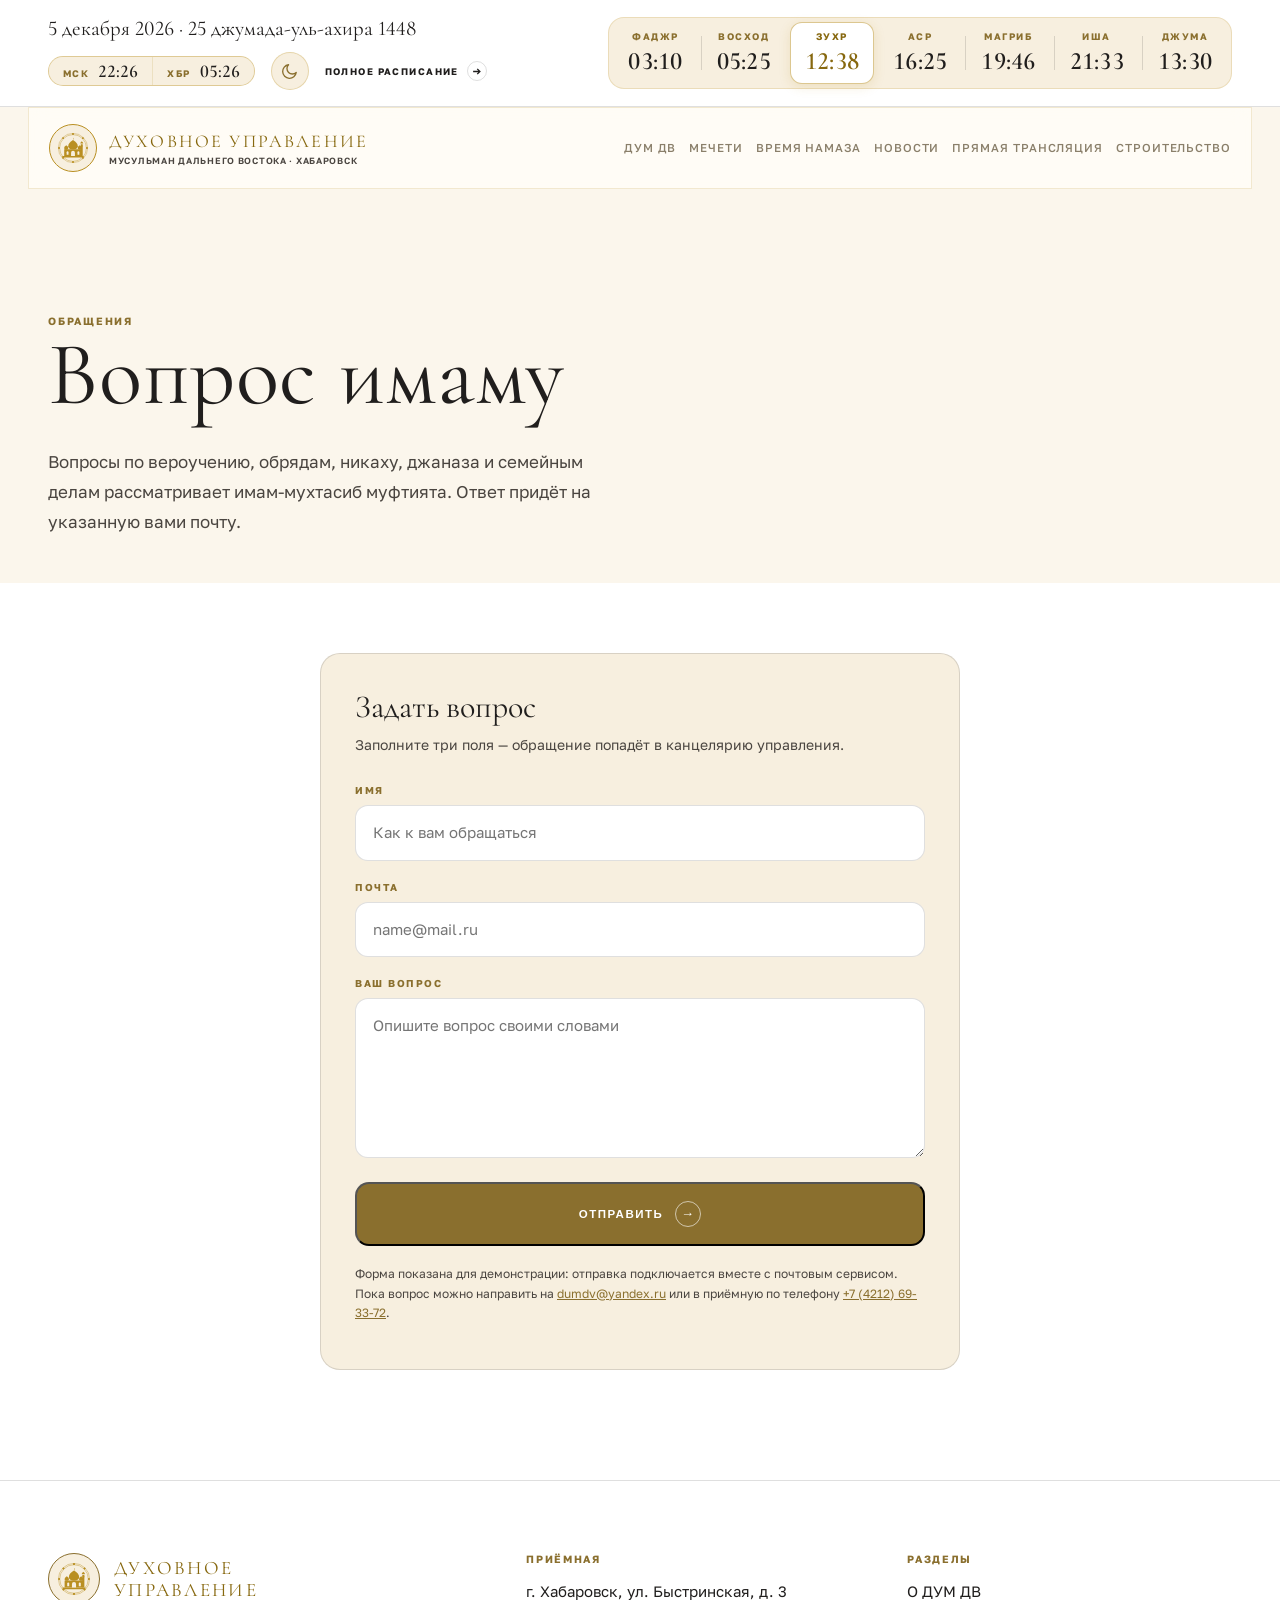
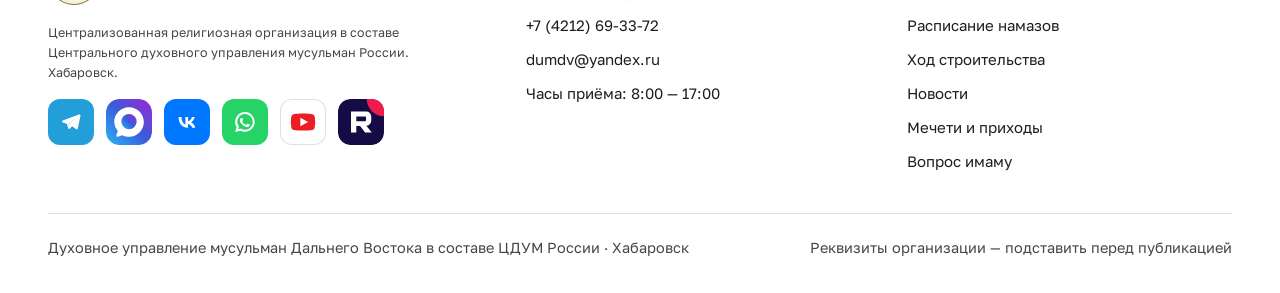
<file: vopros.html>
<!DOCTYPE html>
<html lang="ru">
<head>
<meta charset="utf-8">
<meta name="viewport" content="width=device-width, initial-scale=1">
<title>Вопрос имаму — Духовное управление мусульман Дальнего Востока</title>
<link rel="preconnect" href="https://fonts.googleapis.com">
<link rel="preconnect" href="https://fonts.gstatic.com" crossorigin>
<link href="https://fonts.googleapis.com/css2?family=Cormorant+Garamond:wght@400;500;600&family=Golos+Text:wght@400;500;600;700&display=swap" rel="stylesheet">
<style>
*{box-sizing:border-box}
html{scroll-behavior:smooth}
body{margin:0;font-family:"Golos Text",system-ui,sans-serif;font-size:16px;background:#fbf6ec}
h1,h2,h3{font-family:"Cormorant Garamond",Georgia,serif;font-weight:400;margin:0}
a{color:#8a6f2e}
a:hover{color:#6f5822}
img{max-width:100%}
#night,#fsmenu{position:absolute;opacity:0;pointer-events:none}

.page{
  --pg:#fbf6ec;--srf:#ffffff;--pnl:#f7efdf;--tx:#201e1d;--mut:#4a4540;
  --brd:rgba(32,30,29,.14);--gold:#8a6f2e;--goldsoft:#c8a94f;--track:#e9dcc0;
  --strip:#ffffff;--heroimg:1;
  --veil:linear-gradient(100deg,rgba(251,246,236,.96) 0%,rgba(251,246,236,.84) 34%,rgba(251,246,236,.28) 64%,rgba(251,246,236,0) 100%);
  background:var(--pg);color:var(--tx);font-variant-numeric:lining-nums
}
#night:checked ~ .page{
  /* НОЧЬ — глубокая синева, тёплое золото, снимок остаётся читаемым */
  --pg:#0E1626;--srf:#17203200;--srf:#172032;--pnl:#131B2B;--tx:#F4EEDE;--mut:rgba(244,238,222,.74);
  --brd:rgba(244,238,222,.2);--gold:#E2C169;--goldsoft:#F0DCA3;--track:rgba(244,238,222,.18);
  --strip:#172032;--heroimg:1;
  --veil:linear-gradient(100deg,rgba(14,22,38,.95) 0%,rgba(14,22,38,.82) 34%,rgba(14,22,38,.42) 64%,rgba(14,22,38,.18) 100%)
}
/* небо со звёздами: ночью по выбору темы и ночью по хабаровскому времени */
#night:checked ~ .page .sky{display:block}
html.is-hero-night .sky{display:block}
#night:checked ~ .page .theme-day{display:none}
.theme-night{display:none}
#night:checked ~ .page .theme-night{display:inline}
#night:checked ~ .page .clocks{background:rgba(255,255,255,.14);border-color:rgba(226,193,105,.3)}
#night:checked ~ .page .clock{background:#161a23}
#night:checked ~ .page .prayers{background:rgba(255,255,255,.05)}
#night:checked ~ .page .prayer.is-next{background:rgba(226,193,105,.16);border-color:rgba(226,193,105,.5)}
#night:checked ~ .page .prayer.is-next .prayer-k,#night:checked ~ .page .prayer.is-next .prayer-v{color:#E2C169}
#night:checked ~ .page .hdr-in{background:rgba(25,29,40,.86);border-color:rgba(226,193,105,.22)}
#night:checked ~ .page .hdr.stuck .hdr-in{background:#191d28}
#night:checked ~ .page .hdr-nav a{color:rgba(243,236,221,.62)}
#night:checked ~ .page .hdr-nav a:hover,#night:checked ~ .page .hdr-nav a.active{color:#f3ecdd}
#night:checked ~ .page .hdr-nav a.active::after{background:#E2C169}
#night:checked ~ .page .hdr-link.active-link::after{background:#E2C169}
#night:checked ~ .page .hdr-link{color:#f3ecdd}
#night:checked ~ .page .dots i{background:#f3ecdd}
#night:checked ~ .page .fs{background:#12141c}
#night:checked ~ .page .theme-toggle{background:rgba(255,255,255,.07);border-color:rgba(226,193,105,.32)}
#night:checked ~ .page .theme-toggle:hover{border-color:#E2C169;color:#E2C169}




.wrap{max-width:1240px;margin:0 auto;padding:0 28px}
.kicker{font-size:10.5px;font-weight:700;letter-spacing:.17em;text-transform:uppercase;color:var(--gold)}

/* строка намазов — единственный светло-зелёный элемент */
.strip{background:var(--strip);border-bottom:1px solid var(--brd)}
.strip-in{display:flex;align-items:center;gap:28px;flex-wrap:wrap;padding:16px 28px;max-width:1240px;margin:0 auto}
.strip-left{margin-right:auto;display:flex;flex-direction:column;gap:11px}
.strip-row{display:flex;align-items:center;gap:16px;flex-wrap:wrap}
.date{font-family:"Cormorant Garamond",Georgia,serif;font-size:21px;color:var(--tx);font-variant-numeric:lining-nums}
/* часы: Москва и Хабаровск, одной сдвоенной плашкой в стиле джумы */
.clocks{display:inline-flex;align-items:stretch;gap:1px;border-radius:999px;overflow:hidden;background:rgba(185,143,34,.28);border:1px solid rgba(185,143,34,.28)}
.clock{display:inline-flex;align-items:baseline;gap:9px;padding:5px 14px;background:var(--pnl)}
.clock-k{font-size:9.5px;font-weight:700;letter-spacing:.15em;text-transform:uppercase;color:var(--gold)}
.clock-v{font-family:"Cormorant Garamond",Georgia,serif;font-size:18px;font-weight:600;line-height:1;font-variant-numeric:lining-nums tabular-nums;color:var(--tx)}
/* двоеточие мигает раз в секунду — видно, что время живое */
.clock-v .sep{font-style:normal;animation:tick 1s step-end infinite}
@keyframes tick{0%,49%{opacity:1}50%,100%{opacity:.25}}
.strip-link{display:inline-flex;align-items:center;gap:8px;font-size:9.5px;font-weight:700;letter-spacing:.15em;text-transform:uppercase;color:var(--tx);text-decoration:none}
.strip-link .arr{display:inline-grid;place-items:center;width:20px;height:20px;flex:none;border-radius:50%;border:1px solid var(--brd);transition:background .2s ease,border-color .2s ease}
.strip-link .arr svg{display:block;width:9px;height:9px;fill:none;stroke:currentColor;stroke-width:1.8}
.strip-link:hover{color:var(--gold)}
.strip-link:hover .arr{background:var(--gold);border-color:var(--gold);color:#fff}
.strip-link:hover .arr svg{stroke:#fff}
/* времена намазов */
.prayers{display:flex;gap:4px;flex-wrap:wrap;align-items:stretch;padding:4px;border-radius:16px;background:var(--pnl);border:1px solid rgba(185,143,34,.2)}
.prayer{position:relative;display:flex;flex-direction:column;align-items:center;justify-content:center;gap:7px;min-width:78px;padding:9px 14px;border-radius:12px;border:1px solid transparent;transition:background .25s ease,border-color .25s ease}
.prayer + .prayer::before{content:"";position:absolute;left:-2px;top:22%;bottom:22%;width:1px;background:var(--brd)}
.prayer.is-next{background:var(--srf);border-color:rgba(185,143,34,.5);box-shadow:0 3px 12px rgba(185,143,34,.16)}
.prayer.is-next::before,.prayer.is-next + .prayer::before{opacity:0}
.prayer.is-next .prayer-k,.prayer.is-next .prayer-v{color:#87680F}
.prayer-k{font-size:9.5px;font-weight:700;letter-spacing:.16em;text-transform:uppercase;color:var(--gold);line-height:1}
.prayer-v{font-family:"Cormorant Garamond",Georgia,serif;font-size:25px;font-weight:600;line-height:1;font-variant-numeric:lining-nums tabular-nums;letter-spacing:.01em;color:var(--tx)}
@media (max-width:900px){
  .strip-in{gap:18px}
  .prayer{min-width:0;padding:8px 10px}
  .prayer-v{font-size:21px}
}

/* шапка */
.hdr{position:sticky;top:18px;z-index:50;padding:0 28px;transition:top .25s ease,padding .25s ease}
.hdr-in{position:relative;max-width:1240px;margin:0 auto;display:flex;align-items:center;gap:16px;flex-wrap:nowrap;white-space:nowrap;padding:16px 20px;background:rgba(255,253,247,.86);backdrop-filter:blur(10px);border:1px solid rgba(185,143,34,.18);transition:background .25s ease,box-shadow .25s ease,padding .25s ease,max-width .25s ease}
.hdr.stuck{top:12px}
.hdr.stuck .hdr-in{background:#fff;box-shadow:0 14px 34px rgba(32,30,29,.14)}
.brand{display:flex;align-items:center;gap:12px;text-decoration:none;color:inherit;margin-right:auto;flex:none}
.brand-badge{width:48px;height:48px;flex:none;border-radius:50%;background:var(--pnl);border:1.5px solid #B98F22;display:grid;place-items:center}
.mark{width:30px;height:30px;fill:#B98F22}
.mark .cut{fill:var(--pnl)}
.brand-name{font-family:"Cormorant Garamond",Georgia,serif;font-size:18px;letter-spacing:.12em;text-transform:uppercase;color:#87680F;line-height:1}
.brand-sub{font-size:9px;font-weight:600;letter-spacing:.08em;text-transform:uppercase;color:var(--mut);margin-top:4px;display:block}
.hdr-nav{display:flex;align-items:center;gap:13px;flex-wrap:nowrap;align-self:stretch}
.hdr-nav a{position:relative;display:flex;align-items:center;font-size:11.5px;font-weight:500;letter-spacing:.08em;text-transform:uppercase;color:#8a7f6a;text-decoration:none}
.hdr-nav a:hover{color:#43340D}
.hdr-nav a.active{color:#201e1d}
.hdr-nav a.active::after{content:"";position:absolute;left:-2px;right:-2px;bottom:-20px;height:2px;background:#87680F}
.hdr.stuck .hdr-nav a.active::after{bottom:-16px}
.hdr-right{display:flex;align-items:center;gap:12px;flex-wrap:nowrap;flex:none}
.hdr-link{display:inline-flex;align-items:center;gap:7px;font-size:11.5px;font-weight:500;letter-spacing:.08em;text-transform:uppercase;color:#43340D;text-decoration:none;cursor:pointer}
.hdr-link:hover{color:#87680F}
.hdr-link.active-link{color:#201e1d;position:relative}
.hdr-link.active-link::after{content:"";position:absolute;left:-2px;right:-2px;bottom:-20px;height:2px;background:#87680F}
.hdr.stuck .hdr-link.active-link::after{bottom:-16px}
.badge{width:24px;height:24px;border-radius:50%;background:#E2C169;color:#43340D;font-family:"Cormorant Garamond",Georgia,serif;font-size:14px;font-weight:600;display:grid;place-items:center;font-variant-numeric:lining-nums tabular-nums}
.dots{display:inline-flex;align-items:center;gap:4px}
.dots i{width:5px;height:5px;border-radius:50%;background:#43340D;display:block}
.dots.close i:first-child{transform:rotate(45deg)}
.hdr-cta{padding:12px 14px 12px 18px;font-size:10.5px;letter-spacing:.08em;background:#B98F22}
.hdr-cta .arrow{width:22px;height:22px;font-size:12px}
.hdr-cta:hover{background:#87680F;color:#fff}

/* полноэкранное меню */
.fs{display:none;position:fixed;inset:0;z-index:60;background:#FFFDF7;overflow:auto}
#fsmenu:checked ~ .page .fs{display:block}
.fs-in{max-width:1240px;margin:0 auto;padding:34px 28px 80px}
.fs-top{display:flex;align-items:center;justify-content:space-between;gap:24px;padding-bottom:34px;border-bottom:1px solid var(--brd)}
.fs-grid{display:grid;grid-template-columns:1fr 1fr;gap:64px;margin-top:56px}
.fs-col h4{font-size:10.5px;font-weight:700;letter-spacing:.16em;text-transform:uppercase;color:#B98F22;margin:0 0 22px}
.fs-col a{display:block;font-family:"Cormorant Garamond",Georgia,serif;font-size:34px;line-height:1.35;color:var(--tx);text-decoration:none}
.fs-col a:hover{color:#87680F}

/* герой */
.hero{position:relative;overflow:hidden;background:var(--pg);margin-top:-108px}
.hero-img{position:absolute;inset:0;width:100%;height:100%;object-fit:cover;object-position:70% 40%;opacity:var(--heroimg);filter:saturate(.62) contrast(.92)}
.hero-veil{position:absolute;inset:0;background:var(--veil)}
.sky{display:none;position:absolute;inset:0;pointer-events:none}
/* мягкий свет от луны по небу */
.sky::after{content:"";position:absolute;right:0;top:0;width:min(680px,72%);height:min(540px,62%);pointer-events:none;background:radial-gradient(circle at 76% 22%,rgba(243,230,192,.22),rgba(243,230,192,.08) 40%,transparent 68%)}
.moon{position:absolute;right:120px;top:70px;width:96px;height:96px;border-radius:50%;
  background:
    radial-gradient(circle at 30% 64%,rgba(188,198,220,.34),transparent 30%),
    radial-gradient(circle at 56% 28%,rgba(188,198,220,.28),transparent 22%),
    radial-gradient(circle at 44% 46%,rgba(196,206,226,.24),transparent 17%),
    radial-gradient(circle at 24% 34%,rgba(255,255,255,.5),transparent 46%),
    linear-gradient(148deg,#FFFDF4 0%,#F4F0E2 58%,#E4E2D6 100%);
  /* серп: вырезаем смещённый круг, край остаётся мягким */
  -webkit-mask:radial-gradient(circle at 78% 24%,transparent 0 46%,#000 47.5%);
  mask:radial-gradient(circle at 78% 24%,transparent 0 46%,#000 47.5%);
  filter:drop-shadow(0 0 26px rgba(228,238,255,.6)) drop-shadow(0 0 70px rgba(188,212,255,.38))}
.star{position:absolute;width:4px;height:4px;border-radius:50%;background:#fff;box-shadow:0 0 6px 1px rgba(255,255,255,.5);animation:twinkle 3.4s ease-in-out infinite}
/* крестообразные лучи от звезды вместо круглого зарева */
.star::before,.star::after{content:"";position:absolute;left:50%;top:50%;transform:translate(-50%,-50%);pointer-events:none}
.star::before{width:26px;height:1.5px;background:linear-gradient(90deg,transparent,rgba(255,255,255,.75) 50%,transparent)}
.star::after{width:1.5px;height:26px;background:linear-gradient(180deg,transparent,rgba(255,255,255,.75) 50%,transparent)}
@keyframes twinkle{0%,100%{opacity:.5}50%{opacity:1}}
/* ночью мечеть стоит в лунном свете — без солнечных бликов */
.sky::before{content:"";position:absolute;inset:0;pointer-events:none;
  background:radial-gradient(ellipse 54% 48% at 62% 56%,rgba(154,186,232,.18),transparent 72%),
             radial-gradient(ellipse 62% 38% at 78% 6%,rgba(176,203,246,.2),transparent 74%)}
.sky::after{background:radial-gradient(circle at 76% 22%,rgba(206,222,250,.26),rgba(206,222,250,.1) 42%,transparent 72%)}
/* звёзды мелкие и мерцают вразнобой */
.star{width:3px;height:3px;background:#fff;box-shadow:0 0 5px 1px rgba(255,255,255,.6);
  animation:twinkle 3.1s ease-in-out infinite}
.star::before{width:18px;height:1.2px;
  background:linear-gradient(90deg,transparent,rgba(238,245,255,.8) 50%,transparent)}
.star::after{width:1.2px;height:18px;
  background:linear-gradient(180deg,transparent,rgba(238,245,255,.8) 50%,transparent)}
.star:nth-child(3n){width:2px;height:2px;animation-duration:2.3s}
.star:nth-child(3n)::before{width:13px}
.star:nth-child(3n)::after{height:13px}
.star:nth-child(4n){width:4px;height:4px;animation-duration:4.4s}
.star:nth-child(4n)::before{width:24px}
.star:nth-child(4n)::after{height:24px}
.star:nth-child(5n){animation-duration:5.2s}
@keyframes twinkle{0%,100%{opacity:.28}50%{opacity:1}}

/* ночной снимок: гасим дневной свет и уводим кадр в синеву */
#night:checked ~ .page .hero,#night:checked ~ .page .bh{background:#070C18}
#night:checked ~ .page .hero-img,
#night:checked ~ .page .bh-shot img{filter:brightness(.44) contrast(1.08) saturate(.52)}
#night:checked ~ .page .hero-veil{background:linear-gradient(to bottom,
  rgba(7,13,26,.5) 0%,rgba(7,13,26,.28) 30%,rgba(7,13,26,.5) 62%,rgba(8,15,30,.88) 100%)}
#night:checked ~ .page .bh-veil{background:linear-gradient(to bottom,
  rgba(7,13,26,.52) 0%,rgba(7,13,26,.3) 28%,rgba(7,13,26,.5) 58%,rgba(8,15,30,.9) 100%)}
.hero-night-tint{background:linear-gradient(to bottom,rgba(8,13,30,.72) 0%,rgba(10,16,34,.6) 34%,
  rgba(14,21,40,.5) 66%,rgba(17,25,44,.62) 100%)}
.hero-in{position:relative;padding:210px 28px 122px;max-width:1240px;margin:0 auto}
.hero h1{font-size:clamp(44px,7vw,92px);line-height:1.03;letter-spacing:.02em;text-transform:uppercase;max-width:12ch;color:var(--tx)}
.hero p{font-family:"Cormorant Garamond",Georgia,serif;font-size:26px;line-height:1.5;max-width:34ch;color:var(--mut);margin:32px 0 38px}
.btns{display:flex;gap:14px;flex-wrap:wrap}
.btn{display:inline-flex;align-items:center;gap:12px;border-radius:999px;padding:17px 22px 17px 30px;font-size:11.5px;font-weight:700;letter-spacing:.13em;text-transform:uppercase;text-decoration:none}
.btn-primary{background:var(--gold);color:#fff}
.btn-primary:hover{opacity:.88;color:#fff}
.btn-ghost{border:1px solid var(--brd);color:var(--gold);padding:17px 28px}
.btn-ghost:hover{background:var(--pnl)}
.arrow{width:26px;height:26px;border:1.5px solid rgba(255,255,255,.6);border-radius:50%;display:grid;place-items:center;font-size:13px}

/* о нас */
.about{background:var(--srf);padding:100px 0}
.about h2{font-size:clamp(32px,4vw,48px);line-height:1.12;color:var(--tx);margin:16px 0 22px;max-width:22ch}
.about-grid{display:grid;grid-template-columns:1.05fr 1fr;gap:64px;align-items:start}
.about .lead{margin-bottom:16px}
.about-facts{display:grid;grid-template-columns:1fr 1fr;gap:1px;background:var(--brd)}
.fact{background:var(--srf);padding:24px 22px}
.fact-k{font-size:10px;font-weight:700;letter-spacing:.14em;text-transform:uppercase;color:var(--gold)}
.fact-v{font-family:"Cormorant Garamond",Georgia,serif;font-size:22px;line-height:1.3;color:var(--tx);margin-top:8px}

/* стройка */
.build{background:var(--pnl);padding:100px 0 92px}
.build-grid{display:grid;grid-template-columns:1.15fr 420px;gap:64px;align-items:start;margin-top:20px}
.build h2{font-size:clamp(34px,4vw,54px);line-height:1.12;color:var(--tx);margin-bottom:22px}
.lead{font-size:17px;line-height:1.75;color:var(--mut);max-width:52ch;margin:0}
.big-sum{font-family:"Cormorant Garamond",Georgia,serif;font-size:clamp(40px,5vw,64px);line-height:1;color:var(--gold);margin-top:40px}
.sub{font-size:14px;color:var(--mut);margin-top:10px}
.rule{height:1px;background:var(--brd);margin:28px 0 20px;max-width:56ch}
.panel{background:var(--srf);border:1px solid var(--brd);border-radius:6px;padding:28px}
.panel-row{display:flex;justify-content:space-between;gap:16px;align-items:flex-end}
.panel-label{font-size:11px;font-weight:700;letter-spacing:.14em;text-transform:uppercase;color:var(--gold)}
.panel-num{font-family:"Cormorant Garamond",Georgia,serif;font-size:30px;line-height:1.1;margin-top:4px;color:var(--tx)}
.track{height:10px;border-radius:999px;background:var(--track);overflow:hidden}
.bar{height:100%;background:var(--gold)}
.panel .track{height:12px;margin-top:16px}
.meta-row{display:flex;justify-content:space-between;font-size:12px;color:var(--mut);margin-top:8px}
.goal{background:var(--pnl);border-radius:6px;padding:20px;margin-top:20px}
.goal .track{margin-top:10px;height:10px}
.goal .bar{background:var(--goldsoft)}
.amounts{display:grid;grid-template-columns:repeat(4,1fr);gap:8px;margin-top:12px}
.amount{border:1px solid var(--brd);border-radius:999px;padding:9px 4px;text-align:center;font-family:"Cormorant Garamond",Georgia,serif;font-size:17px;font-weight:600;color:var(--tx);font-variant-numeric:lining-nums tabular-nums}
.amount.on{background:var(--gold);border-color:var(--gold);color:#fff}
.panel .btn{width:100%;justify-content:center;margin-top:20px;padding:18px}
.fine{font-size:12px;line-height:1.6;color:var(--mut);margin-top:14px}

.stages{margin-top:72px;display:flex;flex-direction:column;gap:12px}
.stage{display:grid;grid-template-columns:96px 1fr 300px;gap:28px;align-items:center;background:var(--srf);border:1px solid var(--brd);border-left:5px solid var(--brd);border-radius:4px;padding:24px 28px}
.stage.active{border-color:var(--gold);border-left-color:var(--gold);background:rgba(200,169,79,.12)}
.stage-num{display:flex;flex-direction:column;gap:6px}
.stage-num .num{font-family:"Cormorant Garamond",Georgia,serif;font-size:38px;line-height:1;color:var(--mut)}
.stage.done .num{color:var(--tx)}
.stage.active .num{color:var(--gold)}
.stage-num .status{font-size:9.5px;font-weight:700;letter-spacing:.14em;text-transform:uppercase;color:var(--mut)}
.stage.active .status{color:var(--gold)}
.stage-title{font-family:"Cormorant Garamond",Georgia,serif;font-size:26px;line-height:1.25;color:var(--tx)}
.stage-money-row{display:flex;justify-content:space-between;align-items:baseline;gap:12px;margin-bottom:10px}
.stage-money .sum{font-family:"Cormorant Garamond",Georgia,serif;font-size:18px;font-weight:600;color:var(--tx);font-variant-numeric:lining-nums tabular-nums}
.stage-money .pct{font-family:"Cormorant Garamond",Georgia,serif;font-size:17px;font-weight:600;color:var(--mut);font-variant-numeric:lining-nums tabular-nums}
.stage.active .pct{color:var(--gold)}
.stage.done .bar{background:var(--goldsoft)}
.stage.next .bar{background:transparent}

/* новости */
.news{background:var(--srf);padding:100px 0}
.head-row{display:flex;align-items:baseline;justify-content:space-between;gap:24px;margin:16px 0 40px}
.head-row h2{font-size:clamp(32px,4vw,52px);line-height:1.1;color:var(--tx)}
.more{font-size:11.5px;font-weight:700;letter-spacing:.13em;text-transform:uppercase;text-decoration:none;color:var(--gold);border-bottom:1px solid var(--goldsoft);padding-bottom:3px}
.news-grid{display:grid;grid-template-columns:repeat(3,1fr);gap:36px}
.news-photo{aspect-ratio:4/3;border:1px solid var(--brd);border-radius:3px;background:var(--pnl);display:grid;place-items:center;font-size:10.5px;font-weight:700;letter-spacing:.15em;text-transform:uppercase;color:var(--mut)}
.news-date{font-size:10.5px;font-weight:700;letter-spacing:.15em;text-transform:uppercase;color:var(--gold);margin-top:16px}
.news-title{font-size:24px;line-height:1.3;margin-top:8px;color:var(--tx)}

/* приходы */
.regions{background:var(--pg);padding:100px 0}
.regions-grid{display:grid;grid-template-columns:repeat(4,1fr);gap:1px;background:var(--brd)}
.region{background:var(--pg);padding:30px 26px;min-width:0}
.region-name{font-family:"Cormorant Garamond",Georgia,serif;font-size:26px;line-height:1.2;color:var(--tx)}
.region-note{font-size:14px;line-height:1.6;color:var(--mut);margin-top:10px}

/* вопрос имаму */
.ask{background:var(--pg);padding:0 0 96px}
.ask-in{border-top:1px solid var(--brd);padding-top:56px;display:flex;align-items:center;justify-content:space-between;gap:56px;flex-wrap:wrap}
.ask h2{font-size:clamp(32px,4vw,52px);line-height:1.12;margin:16px 0 14px;color:var(--tx)}
.ask p{font-size:17px;line-height:1.7;color:var(--mut);margin:0;max-width:56ch}

/* подвал */
footer{background:var(--srf);border-top:1px solid var(--brd);color:var(--tx)}
.foot{display:grid;grid-template-columns:1.3fr 1fr 1fr;gap:56px;padding:72px 28px 30px;max-width:1240px;margin:0 auto}
.foot-brand{display:flex;align-items:center;gap:14px}
.foot-badge{width:52px;height:52px;border-radius:50%;background:var(--pnl);border:1.5px solid var(--gold);display:grid;place-items:center}
.foot-badge .mark{width:32px;height:32px}
.foot-col h4{font-size:10.5px;font-weight:700;letter-spacing:.16em;text-transform:uppercase;color:var(--gold);margin:0 0 14px}
.foot-col a,.foot-col span{display:block;font-size:15px;line-height:1.6;color:var(--tx);text-decoration:none;margin-bottom:10px}
.foot-note{font-size:12.5px;color:var(--mut);line-height:1.6}
.socials{display:flex;gap:12px;margin-top:16px}
.social{position:relative;width:46px;height:46px;border-radius:12px;display:grid;place-items:center;text-decoration:none;overflow:hidden;transition:transform .25s ease,box-shadow .25s ease}
.social::after{content:"";position:absolute;inset:0;border-radius:inherit;pointer-events:none;opacity:0;background:linear-gradient(115deg,transparent 30%,rgba(255,255,255,.75) 50%,transparent 70%);background-size:280% 100%;background-position:130% 0}
.social:hover{transform:translateY(-3px);box-shadow:0 10px 22px rgba(32,30,29,.22)}
.social:hover::after{opacity:1;animation:sheen 1.1s ease-in-out infinite}
@keyframes sheen{0%{background-position:130% 0}100%{background-position:-130% 0}}
@media (prefers-reduced-motion:reduce){
  .social:hover::after{animation:none;opacity:.35;background-position:50% 0}
  .social:hover{transform:none}
  .clock-v .sep{animation:none}
}
.legal{max-width:1240px;margin:0 auto;padding:0 28px 34px}
.legal-in{border-top:1px solid var(--brd);padding-top:22px;display:flex;justify-content:space-between;align-items:center;gap:22px;flex-wrap:wrap;font-size:14.5px;line-height:1.6;color:var(--mut)}

.theme-btn{font-size:12px;color:var(--gold);cursor:pointer;border-bottom:1px solid var(--brd);padding-bottom:2px}
.theme-btn:hover{color:var(--tx)}
.theme-toggle{display:inline-grid;place-items:center;width:38px;height:38px;flex:none;cursor:pointer;border-radius:50%;background:var(--pnl);border:1px solid rgba(185,143,34,.28);color:var(--gold);transition:background .2s ease,border-color .2s ease,color .2s ease}
.theme-toggle:hover{border-color:#B98F22;color:#87680F}
.theme-toggle svg{width:19px;height:19px;fill:none;stroke:currentColor;stroke-width:1.7;stroke-linecap:round;stroke-linejoin:round}
/* светлая тема — луна (нажать, чтобы стемнело), тёмная — солнце */
.theme-toggle .theme-day{display:block}
.theme-toggle .theme-night{display:none}
.vh{position:absolute;width:1px;height:1px;margin:-1px;padding:0;overflow:hidden;clip:rect(0 0 0 0);white-space:nowrap;border:0}

/* шапка: одна строка на десктопе, на узких экранах разделы переносятся под логотип */
@media (max-width:700px){
  .hdr{padding:0 12px}
  .hdr-in{flex-wrap:wrap;white-space:normal;justify-content:center;gap:10px;padding:12px 14px}
  .brand{margin-right:0}
  .brand-sub{display:none}
  .hdr-nav{width:100%;justify-content:center;align-self:auto;gap:18px;flex-wrap:wrap}
  .hdr-nav a{font-size:10.5px}
  .hdr-nav a.active::after,.hdr.stuck .hdr-nav a.active::after{bottom:-5px}
}
@media (max-width:420px){
  .brand-badge{width:40px;height:40px}
  .mark{width:26px;height:26px}
  .brand-name{font-size:15px;letter-spacing:.08em}
  .hdr-nav{gap:14px}
}
@media (max-width:1080px){
  .build-grid,.about-grid{grid-template-columns:1fr}
  .stage{grid-template-columns:80px 1fr}
  .stage-money{grid-column:1 / -1}
  .news-grid{grid-template-columns:1fr}
  .regions-grid{grid-template-columns:1fr 1fr}
  .foot{grid-template-columns:1fr}
  .moon{right:40px;top:40px;width:70px;height:70px}
}
@media (max-width:680px){
  .regions-grid{grid-template-columns:1fr}
}

/* страница «Вопрос имаму» */
.page-head{position:relative;overflow:hidden;padding:120px 0 46px}
.page-head .wrap{position:relative}
.page-head h1{font-size:clamp(48px,7vw,92px);line-height:1.03;letter-spacing:.01em;color:var(--tx)}
.page-head .lead{margin-top:26px}

.qa{background:var(--srf);padding:70px 0 110px}
.qa-in{max-width:640px;margin:0 auto}
.form{background:var(--pnl);border:1px solid var(--brd);border-radius:20px;padding:34px}
.form h2{font-size:32px;line-height:1.2;color:var(--tx);margin-bottom:8px}
.form-sub{font-size:14px;line-height:1.6;color:var(--mut);margin:0 0 28px}
.field{margin-bottom:20px}
.field label{display:block;font-size:10px;font-weight:700;letter-spacing:.15em;text-transform:uppercase;color:var(--gold);margin-bottom:9px}
.field input,.field textarea{width:100%;padding:15px 17px;border:1px solid var(--brd);border-radius:13px;background:var(--srf);color:var(--tx);font-family:inherit;font-size:15px;line-height:1.55}
.field textarea{min-height:160px;resize:vertical}
.field input:focus,.field textarea:focus{outline:none;border-color:#B98F22}
.form .btn{width:100%;justify-content:center;border-radius:14px;padding:17px 26px}
.form-note{font-size:12px;line-height:1.65;color:var(--mut);margin-top:18px}
</style>
</head>
<body>
<input type="checkbox" id="night">
<script>
// Тема держится между страницами. Пишем и в localStorage, и в куку:
// в приватном окне localStorage молча недоступен, и выбор бы терялся.
(function () {
  var n = document.getElementById('night');
  if (!n) return;
  var KEY = 'dumdv-theme';
  function load() {
    try { var v = localStorage.getItem(KEY); if (v) return v; } catch (e) {}
    var m = /(?:^|;\s*)dumdv-theme=(night|day)/.exec(document.cookie || '');
    return m ? m[1] : null;
  }
  function save(v) {
    try { localStorage.setItem(KEY, v); } catch (e) {}
    try { document.cookie = KEY + '=' + v + ';path=/;max-age=31536000;samesite=lax'; } catch (e) {}
  }
  if (load() === 'night') n.checked = true;
  n.addEventListener('change', function () { save(n.checked ? 'night' : 'day'); });
})();
</script>
<div class="page">

  <div class="strip">
    <div class="strip-in">
      <div class="strip-left">
        <span class="date"><span id="today">Дата</span> · <span id="hijri">—</span></span>
        <div class="strip-row">
          <span class="clocks" id="clocks">
            <span class="clock" title="Время в Москве">
              <span class="clock-k">Мск</span>
              <span class="clock-v"><span data-h>--</span><i class="sep">:</i><span data-m>--</span></span>
            </span>
            <span class="clock" title="Время в Хабаровске">
              <span class="clock-k">Хбр</span>
              <span class="clock-v"><span data-h>--</span><i class="sep">:</i><span data-m>--</span></span>
            </span>
          </span>
          <label class="theme-toggle" for="night" title="Переключить тему">
          <span class="vh">Переключить тему</span>
          <svg class="theme-day" viewBox="0 0 24 24" aria-hidden="true"><path d="M20.5 13.2A8.6 8.6 0 1 1 10.8 3.5a6.8 6.8 0 0 0 9.7 9.7z"/></svg>
          <svg class="theme-night" viewBox="0 0 24 24" aria-hidden="true"><circle cx="12" cy="12" r="4.1"/><path d="M12 2.6v2.1M12 19.3v2.1M4.3 4.3l1.5 1.5M18.2 18.2l1.5 1.5M2.6 12h2.1M19.3 12h2.1M4.3 19.7l1.5-1.5M18.2 5.8l1.5-1.5"/></svg>
          </label>
          <a class="strip-link" href="namaz.html">Полное расписание<span class="arr"><svg viewBox="0 0 12 12" aria-hidden="true"><path d="M1.5 6h9M7 2.5 10.5 6 7 9.5"/></svg></span></a>
        </div>
      </div>
      <div class="prayers">
        <div class="prayer" data-t="03:10" data-gen="фаджра"><span class="prayer-k">Фаджр</span><span class="prayer-v">03:10</span></div>
        <div class="prayer" data-t="05:25" data-sun="1"><span class="prayer-k">Восход</span><span class="prayer-v">05:25</span></div>
        <div class="prayer" data-t="12:38" data-gen="зухра"><span class="prayer-k">Зухр</span><span class="prayer-v">12:38</span></div>
        <div class="prayer" data-t="16:25" data-gen="асра"><span class="prayer-k">Аср</span><span class="prayer-v">16:25</span></div>
        <div class="prayer" data-t="19:46" data-gen="магриба"><span class="prayer-k">Магриб</span><span class="prayer-v">19:46</span></div>
        <div class="prayer" data-t="21:33" data-gen="иши"><span class="prayer-k">Иша</span><span class="prayer-v">21:33</span></div>
        <div class="prayer prayer-jumua"><span class="prayer-k">Джума</span><span class="prayer-v">13:30</span></div>
      </div>
    </div>
  </div>

  <header class="hdr" id="hdr">
    <div class="hdr-in">
      <a class="brand" href="index.html">
        <span class="brand-badge"><svg class="mark" viewBox="0 0 100 100" aria-hidden="true">
  <defs>
    <clipPath id="mkIn1"><circle cx="50" cy="50" r="44.6"/></clipPath>
    <g id="mkStar1">
      <rect x="47.55" y="1" width="4.9" height="4.9" rx=".4"/>
      <rect x="47.55" y="1" width="4.9" height="4.9" rx=".4" transform="rotate(45 50 3.45)"/>
    </g>
  </defs>

  <circle cx="50" cy="50" r="48.8" fill="none" stroke="#B98F22" stroke-width="1.3"/>
  <circle cx="50" cy="50" r="44.6" fill="none" stroke="#B98F22" stroke-width="1.3"/>

  <g fill="#B98F22">
    <use href="#mkStar1"/>
    <use href="#mkStar1" transform="rotate(45 50 50)"/>
    <use href="#mkStar1" transform="rotate(90 50 50)"/>
    <use href="#mkStar1" transform="rotate(135 50 50)"/>
    <use href="#mkStar1" transform="rotate(180 50 50)"/>
    <use href="#mkStar1" transform="rotate(225 50 50)"/>
    <use href="#mkStar1" transform="rotate(270 50 50)"/>
    <use href="#mkStar1" transform="rotate(315 50 50)"/>
  </g>

  <g clip-path="url(#mkIn1)" transform="translate(50 52) scale(1.15) translate(-50 -52)">
    <g fill="#B98F22">
      <path d="M72.6 39.5h5.6v34h-5.6z"/>
      <path d="M75.4 30.4c2.9 2.5 4.4 4.9 4.4 7.1h-8.8c0-2.2 1.5-4.6 4.4-7.1z"/>
      <rect x="71.8" y="43.6" width="7.2" height="1.6"/>
      <path d="M50 27.4c9.1 5.2 13.9 11.3 13.9 17.9 0 5.7-6.2 9.5-13.9 9.5s-13.9-3.8-13.9-9.5c0-6.6 4.8-12.7 13.9-17.9z"/>
      <path d="M49.3 20.4a3.6 3.6 0 0 1 0 6.6 2.6 2.6 0 0 0 0-6.6z"/>
      <path d="M30.4 42.6c3.9 2.3 5.9 5.1 5.9 8.1 0 2.6-2.6 4.3-5.9 4.3s-5.9-1.7-5.9-4.3c0-3 2-5.8 5.9-8.1z"/>
      <path d="M69.6 42.6c3.9 2.3 5.9 5.1 5.9 8.1 0 2.6-2.6 4.3-5.9 4.3s-5.9-1.7-5.9-4.3c0-3 2-5.8 5.9-8.1z"/>
      <path d="M24.5 54.2h51v19.3h-51z"/>
      <path d="M19 73.5h62v4.4H19z"/>
    </g>
    <g class="cut">
      <path d="M44.4 73.5V63.8a5.6 5.6 0 0 1 11.2 0v9.7z"/>
      <path d="M31.6 62.6a2.7 2.7 0 0 1 5.4 0v7.4h-5.4z"/>
      <path d="M63 62.6a2.7 2.7 0 0 1 5.4 0v7.4H63z"/>
    </g>
  </g>
</svg></span>
        <span>
          <span class="brand-name">Духовное управление</span>
          <span class="brand-sub">мусульман Дальнего Востока · Хабаровск</span>
        </span>
      </a>
      <nav class="hdr-nav">
        <a href="dumdv.html">ДУМ ДВ</a>
        <a href="mecheti.html">Мечети</a>
        <a href="namaz.html">Время намаза</a>
        <a href="novosti.html">Новости</a>
        <a href="translyaciya.html">Прямая трансляция</a>
        <a href="stroitelstvo.html">Строительство</a>
      </nav>
    </div>
  </header>




  <section class="page-head" id="top">
    <div class="sky" aria-hidden="true">
      <div class="moon"></div>
      <div class="star" style="left:1.5%;top:10.3%;animation-delay:-14.3s"></div>
      <div class="star" style="left:4.5%;top:26.5%;animation-delay:-8.0s"></div>
      <div class="star" style="left:8.3%;top:25.3%;animation-delay:-0.8s"></div>
      <div class="star" style="left:13.3%;top:6.9%;animation-delay:-2.0s"></div>
      <div class="star" style="left:17.1%;top:38.7%;animation-delay:-2.7s"></div>
      <div class="star" style="left:20.3%;top:30.4%;animation-delay:-20.8s"></div>
      <div class="star" style="left:25.3%;top:20.7%;animation-delay:-21.5s"></div>
      <div class="star" style="left:27.4%;top:40.1%;animation-delay:-6.4s"></div>
      <div class="star" style="left:31.6%;top:8.9%;animation-delay:-6.8s"></div>
      <div class="star" style="left:37.6%;top:11.6%;animation-delay:-12.8s"></div>
      <div class="star" style="left:40.8%;top:19.6%;animation-delay:-12.1s"></div>
      <div class="star" style="left:42.8%;top:6.5%;animation-delay:-4.5s"></div>
      <div class="star" style="left:48.7%;top:22.0%;animation-delay:-6.9s"></div>
      <div class="star" style="left:52.2%;top:23.0%;animation-delay:-6.6s"></div>
      <div class="star" style="left:56.7%;top:33.4%;animation-delay:-5.4s"></div>
      <div class="star" style="left:59.8%;top:26.1%;animation-delay:-19.3s"></div>
      <div class="star" style="left:64.2%;top:16.1%;animation-delay:-21.6s"></div>
      <div class="star" style="left:66.1%;top:21.6%;animation-delay:-16.7s"></div>
      <div class="star" style="left:70.0%;top:24.5%;animation-delay:-0.9s"></div>
      <div class="star" style="left:75.5%;top:36.1%;animation-delay:-12.6s"></div>
      <div class="star" style="left:80.0%;top:17.2%;animation-delay:-15.3s"></div>
      <div class="star" style="left:82.9%;top:28.4%;animation-delay:-10.0s"></div>
      <div class="star" style="left:87.6%;top:43.7%;animation-delay:-10.4s"></div>
      <div class="star" style="left:90.8%;top:6.5%;animation-delay:-15.4s"></div>
      <div class="star" style="left:94.6%;top:45.7%;animation-delay:-18.1s"></div>
      <div class="star" style="left:97.0%;top:20.2%;animation-delay:-14.7s"></div>
    </div>
    <div class="wrap">
      <span class="kicker">Обращения</span>
      <h1>Вопрос имаму</h1>
      <p class="lead">Вопросы по вероучению, обрядам, никаху, джаназа и семейным делам рассматривает имам-мухтасиб муфтията. Ответ придёт на указанную вами почту.</p>
    </div>
  </section>

  <section class="qa" id="forma">
    <div class="wrap">
      <div class="qa-in">
        <form class="form" action="#" method="post">
          <h2>Задать вопрос</h2>
          <p class="form-sub">Заполните три поля — обращение попадёт в канцелярию управления.</p>

          <div class="field">
            <label for="q-name">Имя</label>
            <input id="q-name" name="name" type="text" required placeholder="Как к вам обращаться">
          </div>

          <div class="field">
            <label for="q-mail">Почта</label>
            <input id="q-mail" name="email" type="email" required placeholder="name@mail.ru">
          </div>

          <div class="field">
            <label for="q-text">Ваш вопрос</label>
            <textarea id="q-text" name="message" required placeholder="Опишите вопрос своими словами"></textarea>
          </div>

          <button class="btn btn-primary" type="submit">Отправить<span class="arrow">→</span></button>
          <p class="form-note">Форма показана для демонстрации: отправка подключается вместе с почтовым сервисом. Пока вопрос можно направить на <a href="mailto:dumdv@yandex.ru">dumdv@yandex.ru</a> или в приёмную по телефону <a href="tel:+74212693372">+7 (4212) 69-33-72</a>.</p>
        </form>
      </div>
    </div>
  </section>
  <footer id="contacts">
    <div class="foot">
      <div>
        <div class="foot-brand">
          <span class="foot-badge"><svg class="mark" viewBox="0 0 100 100" aria-hidden="true">
  <defs>
    <clipPath id="mkIn2"><circle cx="50" cy="50" r="44.6"/></clipPath>
    <g id="mkStar2">
      <rect x="47.55" y="1" width="4.9" height="4.9" rx=".4"/>
      <rect x="47.55" y="1" width="4.9" height="4.9" rx=".4" transform="rotate(45 50 3.45)"/>
    </g>
  </defs>

  <circle cx="50" cy="50" r="48.8" fill="none" stroke="#B98F22" stroke-width="1.3"/>
  <circle cx="50" cy="50" r="44.6" fill="none" stroke="#B98F22" stroke-width="1.3"/>

  <g fill="#B98F22">
    <use href="#mkStar2"/>
    <use href="#mkStar2" transform="rotate(45 50 50)"/>
    <use href="#mkStar2" transform="rotate(90 50 50)"/>
    <use href="#mkStar2" transform="rotate(135 50 50)"/>
    <use href="#mkStar2" transform="rotate(180 50 50)"/>
    <use href="#mkStar2" transform="rotate(225 50 50)"/>
    <use href="#mkStar2" transform="rotate(270 50 50)"/>
    <use href="#mkStar2" transform="rotate(315 50 50)"/>
  </g>

  <g clip-path="url(#mkIn2)" transform="translate(50 52) scale(1.15) translate(-50 -52)">
    <g fill="#B98F22">
      <path d="M72.6 39.5h5.6v34h-5.6z"/>
      <path d="M75.4 30.4c2.9 2.5 4.4 4.9 4.4 7.1h-8.8c0-2.2 1.5-4.6 4.4-7.1z"/>
      <rect x="71.8" y="43.6" width="7.2" height="1.6"/>
      <path d="M50 27.4c9.1 5.2 13.9 11.3 13.9 17.9 0 5.7-6.2 9.5-13.9 9.5s-13.9-3.8-13.9-9.5c0-6.6 4.8-12.7 13.9-17.9z"/>
      <path d="M49.3 20.4a3.6 3.6 0 0 1 0 6.6 2.6 2.6 0 0 0 0-6.6z"/>
      <path d="M30.4 42.6c3.9 2.3 5.9 5.1 5.9 8.1 0 2.6-2.6 4.3-5.9 4.3s-5.9-1.7-5.9-4.3c0-3 2-5.8 5.9-8.1z"/>
      <path d="M69.6 42.6c3.9 2.3 5.9 5.1 5.9 8.1 0 2.6-2.6 4.3-5.9 4.3s-5.9-1.7-5.9-4.3c0-3 2-5.8 5.9-8.1z"/>
      <path d="M24.5 54.2h51v19.3h-51z"/>
      <path d="M19 73.5h62v4.4H19z"/>
    </g>
    <g class="cut">
      <path d="M44.4 73.5V63.8a5.6 5.6 0 0 1 11.2 0v9.7z"/>
      <path d="M31.6 62.6a2.7 2.7 0 0 1 5.4 0v7.4h-5.4z"/>
      <path d="M63 62.6a2.7 2.7 0 0 1 5.4 0v7.4H63z"/>
    </g>
  </g>
</svg></span>
          <span class="brand-name" style="font-size:19px;line-height:1.15">Духовное<br>управление</span>
        </div>
        <div class="foot-note" style="margin-top:18px">Централизованная религиозная организация в составе Центрального духовного управления мусульман России. Хабаровск.</div>
        <div class="socials">
          <a class="social" href="https://t.me/domvrayu_mechet" target="_blank" rel="noopener" aria-label="Telegram" style="background:#229ED9">
            <svg width="24" height="24" viewBox="0 0 24 24" aria-hidden="true"><path d="M20.7 4.2 3.7 10.6c-.9.3-.9 1.6.1 1.9l3.9 1.2 1.5 4.6c.3.8 1.3 1 1.8.3l2-2.4 3.9 2.9c.7.5 1.7.1 1.9-.7l2.7-12.6c.2-1-.8-1.8-1.8-1.6z" fill="#fff"/><path d="M8.1 14.2l8.4-6.1-6.4 7.1-.1 2.6z" fill="#cfeafc"/></svg>
          </a>
          <a class="social" href="novosti.html#contacts" aria-label="MAX">
            <svg width="46" height="46" viewBox="0 0 48 48" aria-hidden="true">
              <defs><linearGradient id="mx" x1="0" y1="1" x2="1" y2="0"><stop offset="0" stop-color="#29b6f6"/><stop offset=".5" stop-color="#3b5bdb"/><stop offset="1" stop-color="#9c27d1"/></linearGradient></defs>
              <rect width="48" height="48" rx="14" fill="url(#mx)"/>
              <path d="M24 8.5c8.6 0 15.5 7 15.5 15.5S32.6 39.5 24 39.5c-2.5 0-4.9-.6-7-1.7l-4.6 1.5c-1 .3-1.9-.6-1.6-1.6l1.5-4.4A15.4 15.4 0 0 1 8.5 24C8.5 15.5 15.4 8.5 24 8.5z" fill="#fff"/>
              <circle cx="24" cy="23.6" r="8" fill="url(#mx)"/>
            </svg>
          </a>
          <a class="social" href="https://vk.com/dumdv" target="_blank" rel="noopener" aria-label="ВКонтакте" style="background:#0077FF">
            <svg width="26" height="26" viewBox="0 0 24 24" aria-hidden="true"><path fill="#fff" d="M12.8 17.2c-5.3 0-8.5-3.7-8.6-9.8h2.7c.1 4.5 2.1 6.4 3.6 6.8V7.4h2.5v3.9c1.5-.2 3.1-1.9 3.6-3.9h2.5c-.4 2.4-2.1 4.1-3.3 4.8 1.2.6 3.1 2.1 3.8 5h-2.8c-.6-1.8-2-3.2-3.8-3.4v3.4h-.2z"/></svg>
          </a>
          <a class="social" href="https://wa.me/79659308564" target="_blank" rel="noopener" aria-label="WhatsApp" style="background:#25D366">
            <svg width="26" height="26" viewBox="0 0 24 24" aria-hidden="true"><path fill="#fff" d="M12 2.8a9.1 9.1 0 0 0-7.8 13.8L3 21.2l4.7-1.2A9.1 9.1 0 1 0 12 2.8zm0 1.9a7.2 7.2 0 0 1 0 14.4c-1.3 0-2.5-.3-3.5-.9l-.3-.2-2.5.6.7-2.4-.2-.3a7.2 7.2 0 0 1 5.8-11.2zm-3.3 3.6c-.2 0-.4 0-.6.3-.2.3-.8.8-.8 1.9s.8 2.2.9 2.3c.1.2 1.5 2.4 3.8 3.3 1.9.7 2.3.6 2.7.5.4 0 1.3-.5 1.5-1.1.2-.5.2-1 .1-1.1l-.5-.3-1.3-.6c-.2-.1-.4-.1-.5.1l-.7.9c-.1.2-.3.2-.5.1-.2-.1-1-.4-2-1.2-.7-.6-1.2-1.4-1.3-1.7-.1-.2 0-.3.1-.4l.4-.4.2-.4v-.4l-.6-1.5c-.2-.4-.3-.3-.5-.3h-.4z"/></svg>
          </a>
          <a class="social" href="https://www.youtube.com/@domvrayu" target="_blank" rel="noopener" aria-label="YouTube" style="background:#fff;border:1px solid rgba(32,30,29,.14)">
            <svg width="30" height="30" viewBox="0 0 32 32" aria-hidden="true"><path d="M28.4 10.2c-.3-1.4-1.3-2.4-2.6-2.6C23.4 7.2 19.8 7 16 7s-7.4.2-9.8.6c-1.3.2-2.3 1.2-2.6 2.6C3.2 12 3 13.8 3 16s.2 4 .6 5.8c.3 1.4 1.3 2.4 2.6 2.6 2.4.4 6 .6 9.8.6s7.4-.2 9.8-.6c1.3-.2 2.3-1.2 2.6-2.6.4-1.8.6-3.6.6-5.8s-.2-4-.6-5.8z" fill="#ED1D24"/><path d="M13.2 20.6V11.4L21.4 16z" fill="#fff"/></svg>
          </a>
          <a class="social" href="https://rutube.ru/channel/45239569/" target="_blank" rel="noopener" aria-label="Rutube">
            <svg width="46" height="46" viewBox="0 0 48 48" aria-hidden="true">
              <rect width="48" height="48" rx="13" fill="#160C45"/>
              <path d="M30 0h12a6 6 0 0 1 6 6v12A18 18 0 0 1 30 0z" fill="#EF1B4C"/>
              <path fill="#fff" fill-rule="evenodd" d="M13.6 13h15c3.9 0 6.1 2.1 6.1 5.8v3.4c0 3.3-1.8 5.3-5.1 5.8L35.2 35h-6.9l-5.2-6.8H19.1V35h-5.5V13zm5.5 5.2v5h8.6c1.1 0 1.6-.4 1.6-1.4v-2.2c0-1-.5-1.4-1.6-1.4h-8.6z"/>
            </svg>
          </a>
        </div>
      </div>
      <div class="foot-col">
        <h4>Приёмная</h4>
        <span>г. Хабаровск, ул. Быстринская, д. 3</span>
        <a href="tel:+74212693372">+7 (4212) 69-33-72</a>
        <a href="mailto:dumdv@yandex.ru">dumdv@yandex.ru</a>
        <span>Часы приёма: 8:00 — 17:00</span>
      </div>
      <div class="foot-col">
        <h4>Разделы</h4>
        <a href="dumdv.html">О ДУМ ДВ</a>
        <a href="namaz.html">Расписание намазов</a>
        <a href="stroitelstvo.html">Ход строительства</a>
        <a href="novosti.html">Новости</a>
        <a href="mecheti.html">Мечети и приходы</a>
        <a href="vopros.html">Вопрос имаму</a>
      </div>
    </div>
    <div class="legal">
      <div class="legal-in">
        <span>Духовное управление мусульман Дальнего Востока в составе ЦДУМ России · Хабаровск</span>
        <span>Реквизиты организации — подставить перед публикацией</span>
      </div>
    </div>
  </footer>
</div>

<script>
// живые часы: Москва и Хабаровск
(function () {
  var box = document.getElementById('clocks');
  if (!box) return;
  var zones = ['Europe/Moscow', 'Asia/Vladivostok'];   // Хабаровск — UTC+10
  var slots = [];
  var cells = box.querySelectorAll('.clock-v');
  for (var i = 0; i < cells.length; i++) {
    slots.push({
      tz: zones[i],
      h: cells[i].querySelector('[data-h]'),
      m: cells[i].querySelector('[data-m]'),
      was: ''
    });
  }
  function part(tz, now) {
    try {
      return new Intl.DateTimeFormat('ru-RU', {
        timeZone: tz, hour: '2-digit', minute: '2-digit', hour12: false
      }).format(now);
    } catch (e) { return ''; }
  }
  function tick() {
    var now = new Date();
    for (var i = 0; i < slots.length; i++) {
      var s = slots[i], v = part(s.tz, now);
      if (!v || v === s.was) continue;        // пишем только когда минута сменилась
      s.was = v;
      var hm = v.split(':');
      s.h.textContent = hm[0];
      s.m.textContent = hm[1];
    }
  }
  tick();
  setInterval(tick, 1000);
})();

(function () {
  var today = document.getElementById('today');
  var hijriEl = document.getElementById('hijri');
  var HIJRI_MONTHS = ['мухаррам', 'сафар', 'раби-уль-авваль', 'раби-уль-ахир', 'джумада-уль-уля', 'джумада-уль-ахира', 'раджаб', 'шаабан', 'рамадан', 'шавваль', 'зуль-каада', 'зуль-хиджа'];
  function hijri(now) {
    try {
      var parts = new Intl.DateTimeFormat('en-u-ca-islamic-umalqura-nu-latn', { timeZone: 'Asia/Vladivostok', day: 'numeric', month: 'numeric', year: 'numeric' }).formatToParts(now);
      var get = function (t) { for (var i = 0; i < parts.length; i++) if (parts[i].type === t) return parseInt(parts[i].value, 10); return 0; };
      return get('day') + ' ' + HIJRI_MONTHS[get('month') - 1] + ' ' + get('year');
    } catch (e) { return ''; }
  }
  // секунды от полуночи по Хабаровску
  function khbSeconds(now) {
    var p = new Intl.DateTimeFormat('en-GB', { timeZone: 'Asia/Vladivostok', hour: '2-digit', minute: '2-digit', second: '2-digit', hour12: false }).formatToParts(now);
    var g = function (t) { for (var i = 0; i < p.length; i++) if (p[i].type === t) return parseInt(p[i].value, 10); return 0; };
    return (g('hour') % 24) * 3600 + g('minute') * 60 + g('second');
  }
  var slots = [].slice.call(document.querySelectorAll('.prayer'));
  function highlightNext(now) {
    if (!slots.length) return;
    var cur = khbSeconds(now), chosen = null;
    for (var i = 0; i < slots.length; i++) {
      slots[i].classList.remove('is-next');
      if (slots[i].getAttribute('data-sun') || !slots[i].getAttribute('data-t')) continue;
      var hm = slots[i].getAttribute('data-t').split(':');
      var sec = parseInt(hm[0], 10) * 3600 + parseInt(hm[1], 10) * 60;
      if (!chosen && sec > cur) chosen = slots[i];
    }
    if (!chosen) { for (var j = 0; j < slots.length; j++) { if (!slots[j].getAttribute('data-sun') && slots[j].getAttribute('data-t')) { chosen = slots[j]; break; } } }
    if (chosen) chosen.classList.add('is-next');
  }
  function tick() {
    var now = new Date();
    today.textContent = new Intl.DateTimeFormat('ru-RU', { timeZone: 'Asia/Vladivostok', day: 'numeric', month: 'long', year: 'numeric' }).format(now).replace(' г.', '');
    if (hijriEl) hijriEl.textContent = hijri(now);
    highlightNext(now);
  }
  tick();
  setInterval(tick, 1000);

  // карточки «сегодня» и подсветка текущей строки в таблице
  var now = new Date();
  var full = document.getElementById('today-full');
  var hijriFull = document.getElementById('hijri-full');
  if (full) full.textContent = new Intl.DateTimeFormat('ru-RU', { timeZone: 'Asia/Vladivostok', weekday: 'long', day: 'numeric', month: 'long', year: 'numeric' }).format(now).replace(' г.', '');
  if (hijriFull) hijriFull.textContent = hijri(now);

  var khb = new Intl.DateTimeFormat('ru-RU', { timeZone: 'Asia/Vladivostok', day: 'numeric', month: 'long' }).format(now);
  var rows = document.querySelectorAll('#sched-body tr');
  for (var i = 0; i < rows.length; i++) {
    if (rows[i].querySelector('.d').textContent.trim() === khb) {
      rows[i].classList.add('now');
      break;
    }
  }

  // герой подныривает ровно под карточку шапки, какой бы высоты она ни была
  var heroEl = document.querySelector('.hero');
  var hdrIn = document.querySelector('.hdr-in');
  function syncHero() {
    if (heroEl && hdrIn) heroEl.style.marginTop = (-hdrIn.offsetHeight) + 'px';
  }
  syncHero();
  window.addEventListener('resize', syncHero);
  if (document.fonts && document.fonts.ready) document.fonts.ready.then(syncHero);

  var hdr = document.getElementById('hdr');
  function onScroll() {
    if (window.scrollY > 40) hdr.classList.add('stuck');
    else hdr.classList.remove('stuck');
  }
  onScroll();
  window.addEventListener('scroll', onScroll, { passive: true });
})();
</script>
</body>
</html>
</file>
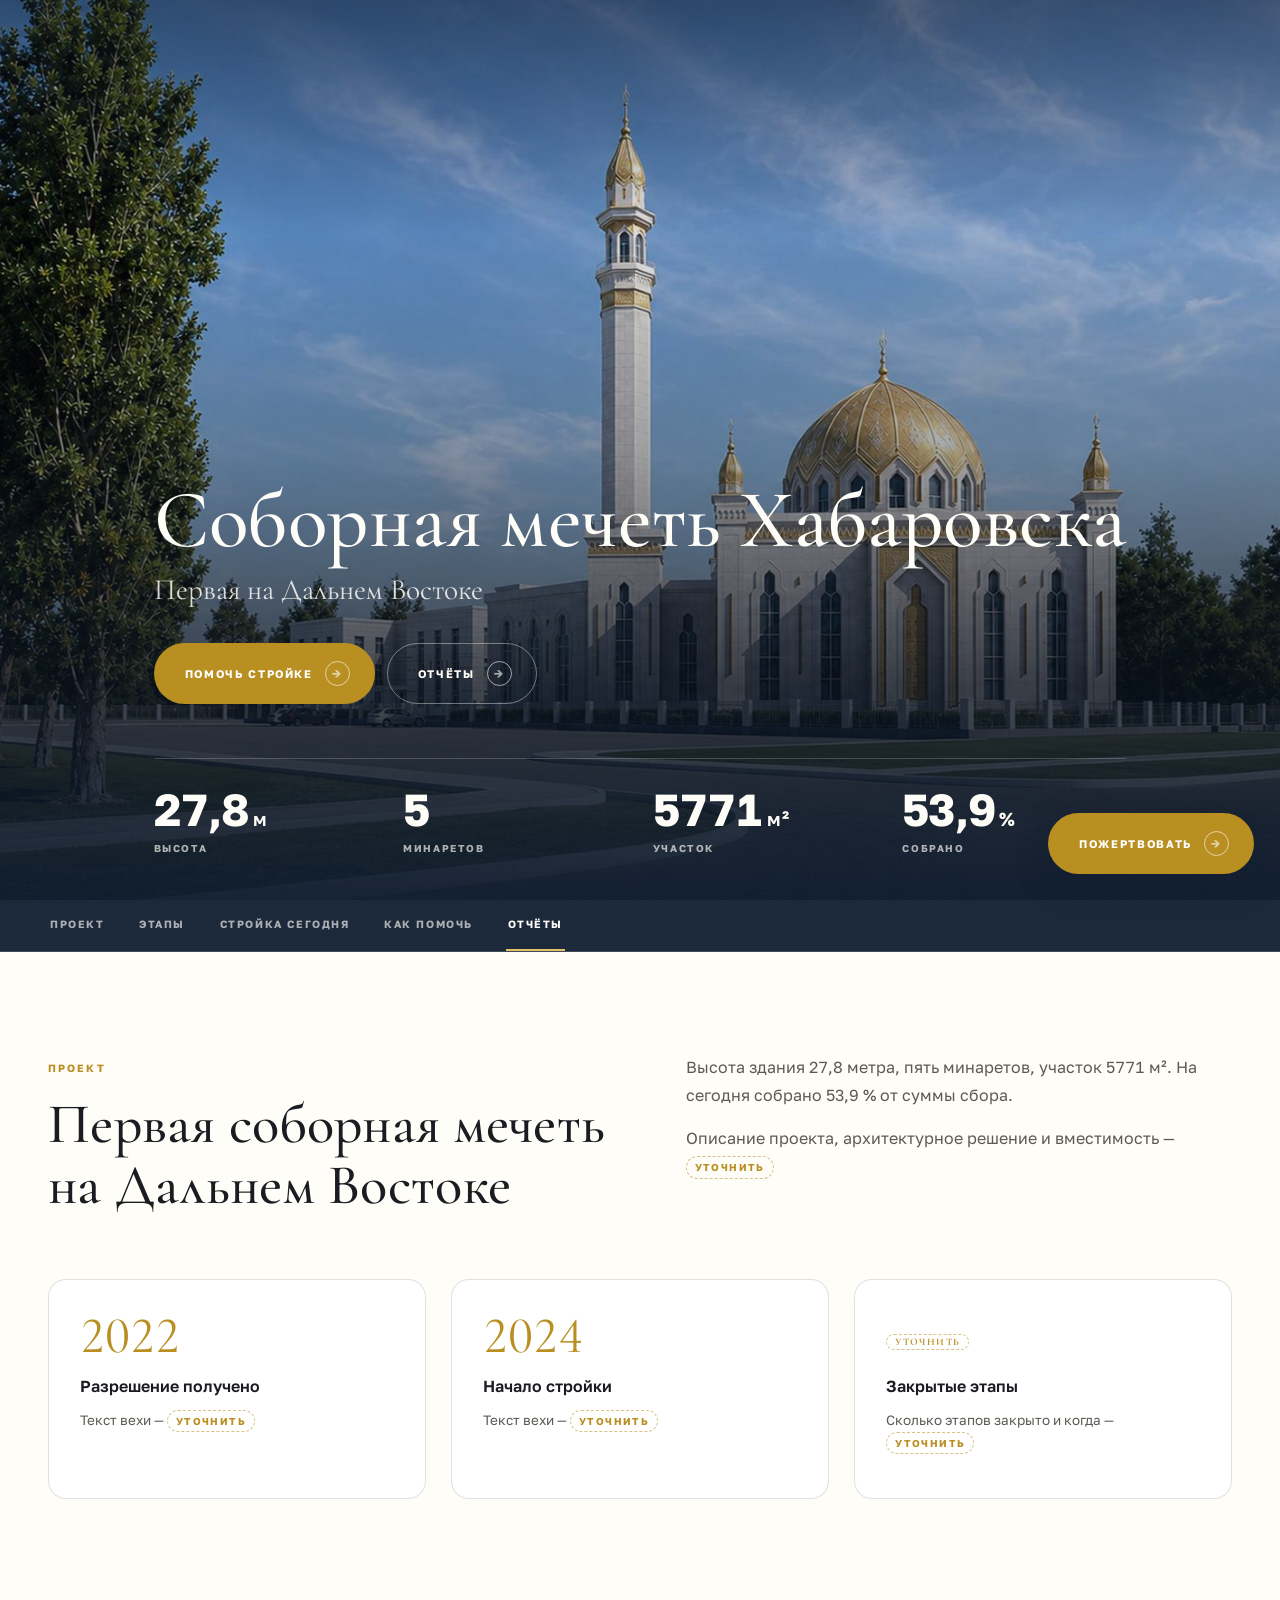
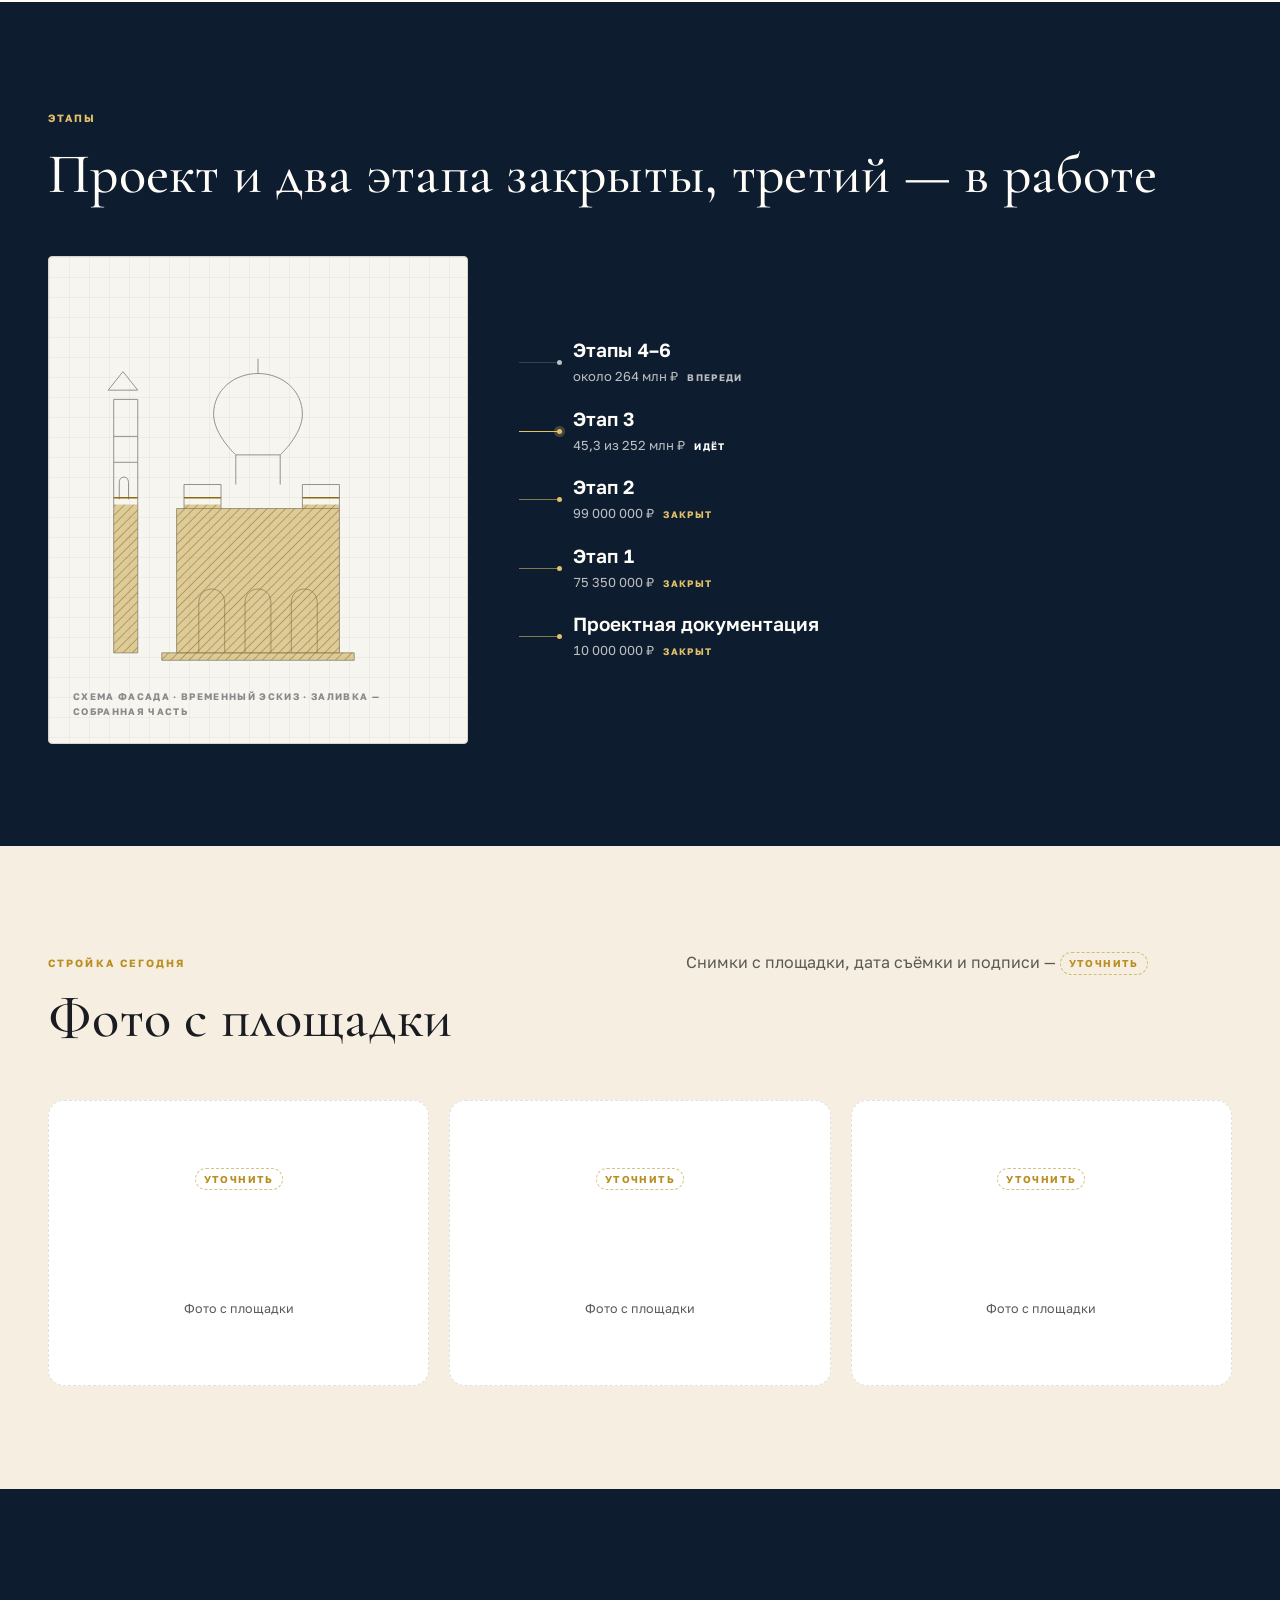
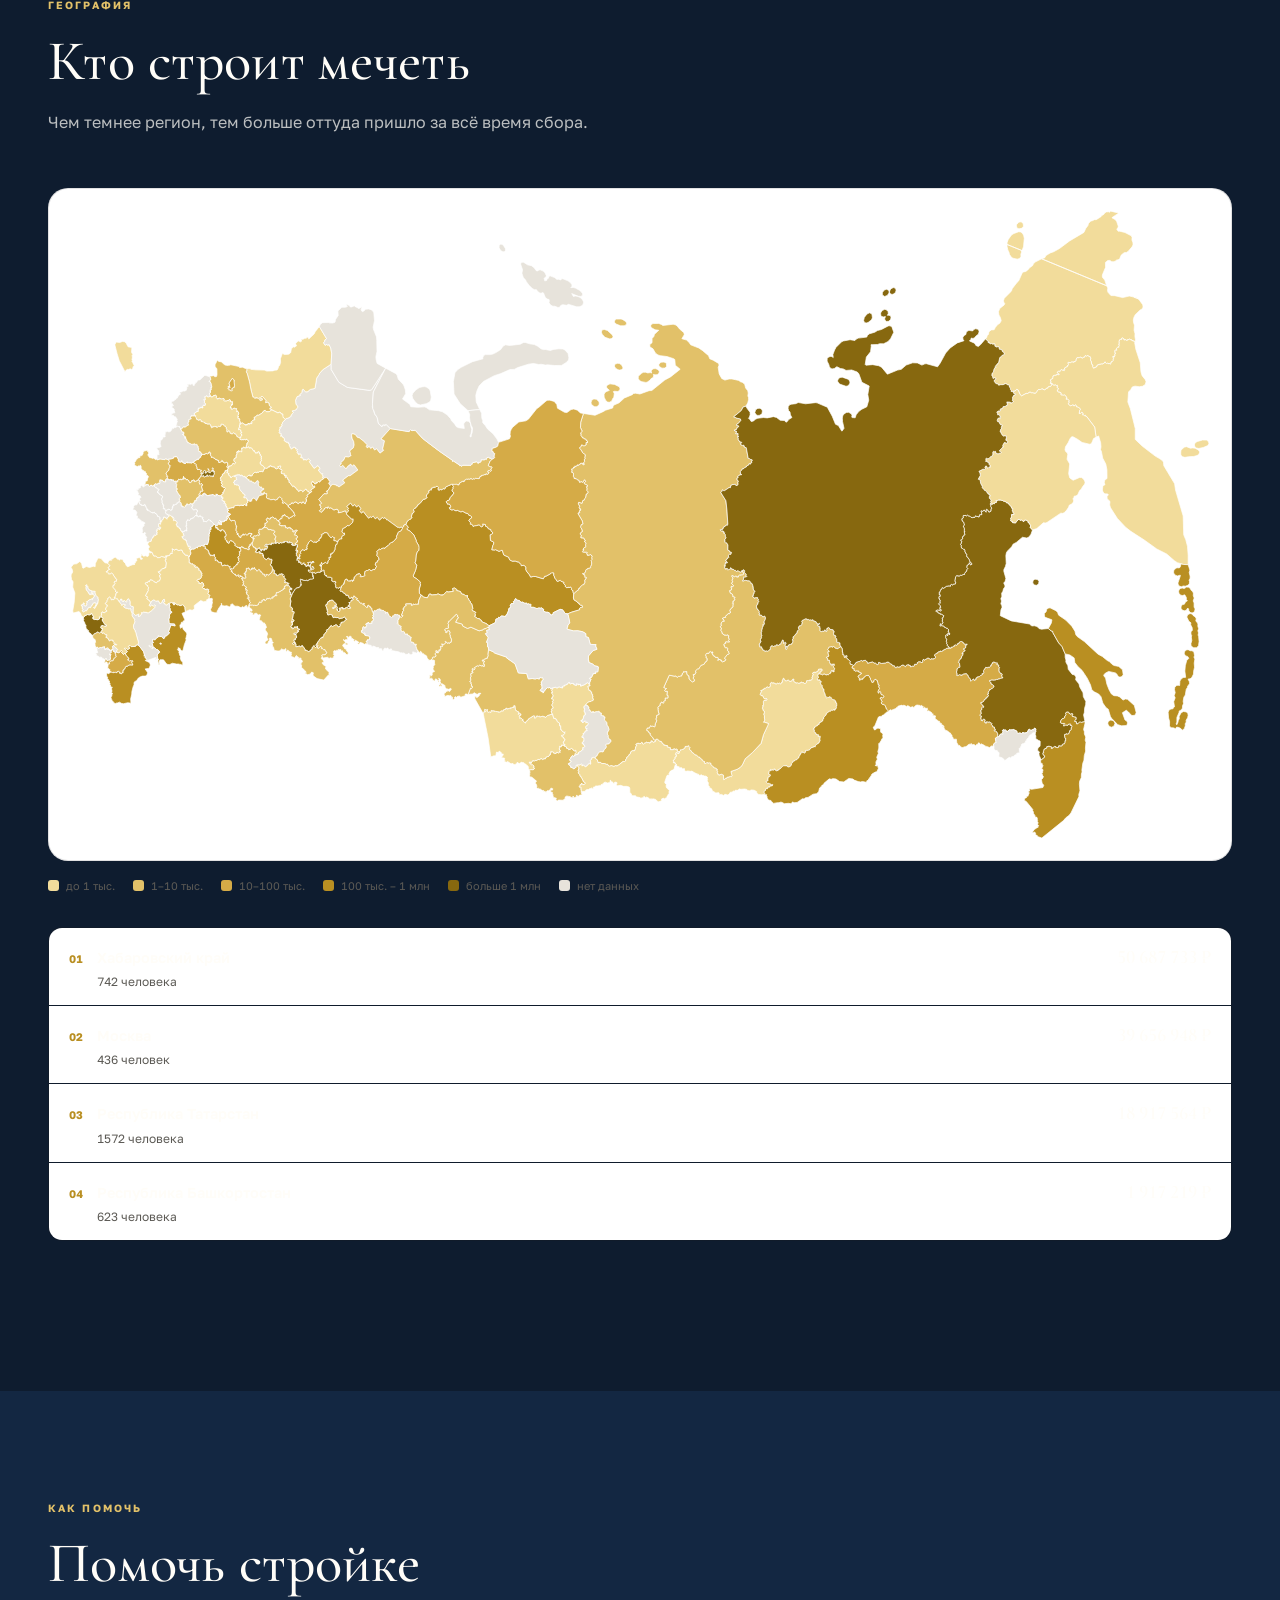
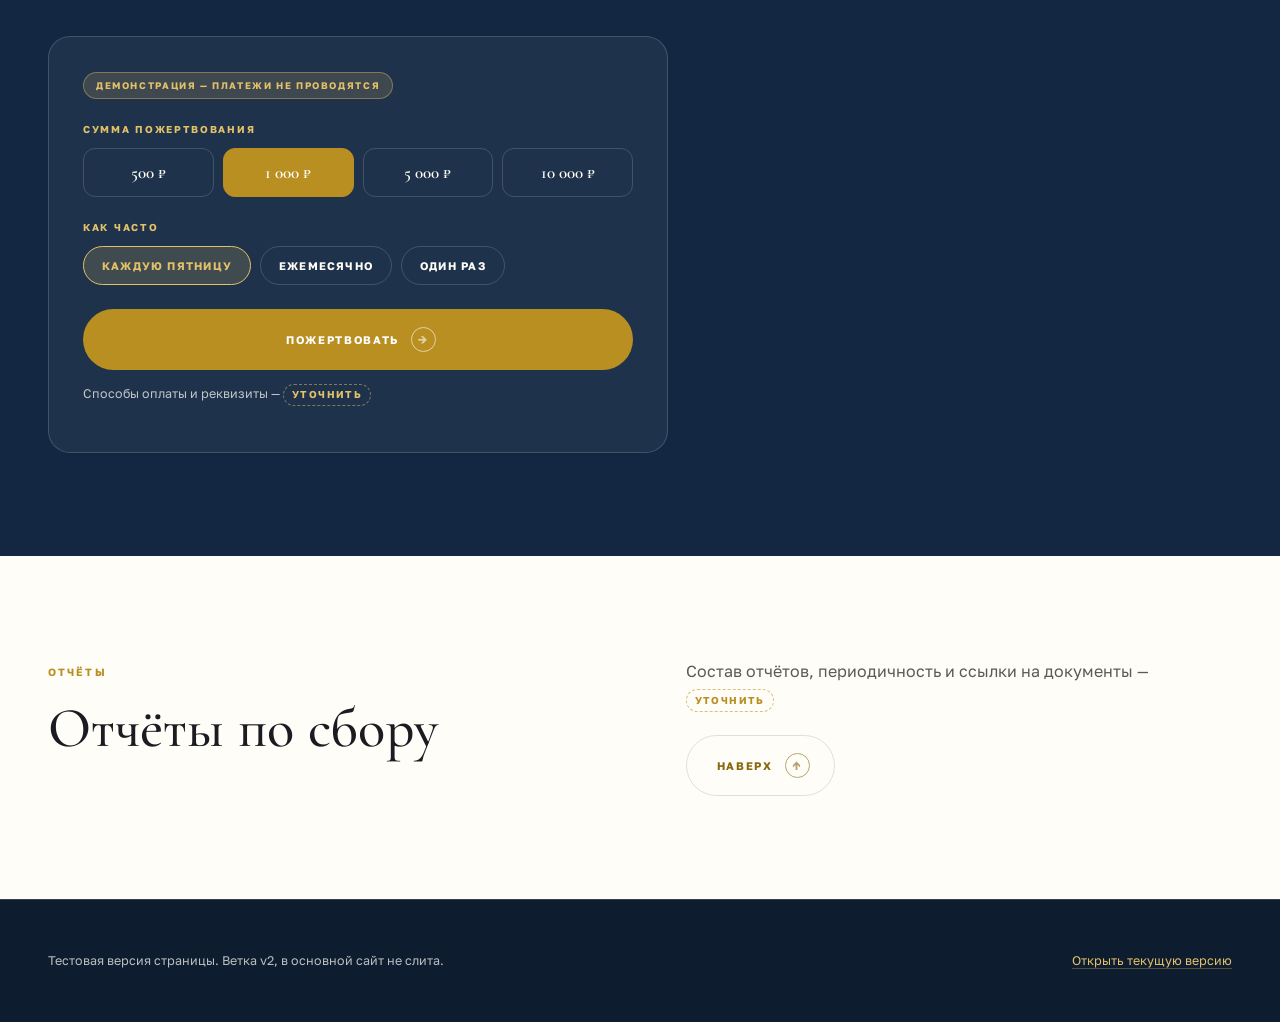
<file: v2/stroitelstvo.html>
<!DOCTYPE html>
<html lang="ru">
<head>
<meta charset="utf-8">
<meta name="viewport" content="width=device-width, initial-scale=1">
<title>Соборная мечеть Хабаровска — строительство (тестовая версия)</title>
<meta name="description" content="Строительство соборной мечети Хабаровска — первой на Дальнем Востоке.">
<link rel="preconnect" href="https://fonts.googleapis.com">
<link rel="preconnect" href="https://fonts.gstatic.com" crossorigin>
<link href="https://fonts.googleapis.com/css2?family=Cormorant+Garamond:wght@400;500;600&family=Golos+Text:wght@400;500;600;700&display=swap" rel="stylesheet">
<link rel="stylesheet" href="style.css?v=3">
</head>
<body>

<!-- ── 1. первый экран ─────────────────────────────────────────── -->
<section class="hero" id="top">
  <div class="hero-shot">
    <img src="../img/mechet-render.jpg" alt="Проект соборной мечети Хабаровска">
  </div>
  <div class="hero-veil"></div>

  <div class="hero-in wrap">
    <h1 class="h-xl">Соборная мечеть Хабаровска</h1>
    <p class="hero-sub">Первая на Дальнем Востоке</p>

    <div class="hero-btns">
      <a class="btn btn-main" href="#pomoch">Помочь стройке <i>→</i></a>
      <a class="btn btn-ghost" href="#otchety">Отчёты <i>→</i></a>
    </div>

    <div class="figs">
      <div class="fig" data-to="27.8" data-dec="1">
        <div class="fig-v"><span class="n">0,0</span><small>м</small></div>
        <div class="fig-k">Высота</div>
      </div>
      <div class="fig" data-to="5" data-dec="0">
        <div class="fig-v"><span class="n">0</span></div>
        <div class="fig-k">Минаретов</div>
      </div>
      <div class="fig" data-to="5771" data-dec="0" data-group="no">
        <div class="fig-v"><span class="n">0</span><small>м²</small></div>
        <div class="fig-k">Участок</div>
      </div>
      <div class="fig" data-to="53.9" data-dec="1">
        <div class="fig-v"><span class="n">0,0</span><small>%</small></div>
        <div class="fig-k">Собрано</div>
      </div>
    </div>
  </div>
</section>

<!-- ── 2. липкая полоса якорей ─────────────────────────────────── -->
<nav class="rail" aria-label="Разделы страницы">
  <div class="rail-in">
    <a href="#proekt">Проект</a>
    <a href="#etapy">Этапы</a>
    <a href="#segodnya">Стройка сегодня</a>
    <a href="#pomoch">Как помочь</a>
    <a href="#otchety">Отчёты</a>
  </div>
</nav>

<!-- ── 3. светлый блок: проект ─────────────────────────────────── -->
<section class="sec sec-light" id="proekt">
  <div class="wrap">
    <div class="split">
      <div class="rise">
        <span class="kicker">Проект</span>
        <h2 class="h-l" style="margin-top:14px">Первая соборная мечеть<br>на Дальнем Востоке</h2>
      </div>
      <div class="rise d1">
        <p class="lead">Высота здания 27,8 метра, пять минаретов, участок 5771 м². На сегодня собрано 53,9 % от суммы сбора.</p>
        <p class="lead" style="margin-top:16px">Описание проекта, архитектурное решение и вместимость — <span class="tbd">уточнить</span></p>
      </div>
    </div>

    <div class="cards">
      <div class="card rise">
        <div class="card-y">2022</div>
        <div class="card-t">Разрешение получено</div>
        <p class="card-n">Текст вехи — <span class="tbd">уточнить</span></p>
      </div>
      <div class="card rise d1">
        <div class="card-y">2024</div>
        <div class="card-t">Начало стройки</div>
        <p class="card-n">Текст вехи — <span class="tbd">уточнить</span></p>
      </div>
      <div class="card rise d2">
        <div class="card-y"><span class="tbd">уточнить</span></div>
        <div class="card-t">Закрытые этапы</div>
        <p class="card-n">Сколько этапов закрыто и когда — <span class="tbd">уточнить</span></p>
      </div>
    </div>
  </div>
</section>

<!-- ── 4. тёмный: этапы ────────────────────────────────────────── -->
<section class="sec sec-dark on-dark" id="etapy">
  <div class="wrap">
    <span class="kicker rise">Этапы</span>
    <h2 class="h-l rise" style="margin-top:14px">Проект и два этапа закрыты, третий — в работе</h2>

    <div class="dw" id="dw">
      <!-- ВРЕМЕННЫЙ ЭСКИЗ. Пропорции сняты на глаз с рендера мечети.
           Заменить на чертёж фасада, когда проектировщик его передаст. -->
      <figure class="dw-sheet" style="margin:0">
      <svg viewBox="0 0 400 430" role="img" aria-label="Схема фасада мечети с уровнем собранных средств">
        <defs>
          <!-- архитектурная штриховка 45° по границе собранного -->
          <pattern id="dwHatchPat" width="7" height="7" patternUnits="userSpaceOnUse" patternTransform="rotate(45)">
            <line x1="0" y1="0" x2="0" y2="7" stroke="#8E6B12" stroke-width="1.1"/>
          </pattern>
          <!-- силуэт здания: по нему обрезаются и заливка, и штриховка -->
          <clipPath id="dwBody">
            <path d="M44 128h26v274H44z M70 118h-32l16-20z
                     M112 402V246h176v156z
                     M120 246v-26h40v26z M248 246v-26h40v26z
                     M176 220v-32h48v32z
                     M224 188c0 0 24-22 24-44 0-26-22-44-48-44s-48 18-48 44c0 22 24 44 24 44z
                     M96 402h208v8H96z"/>
          </clipPath>
          <!-- поднимающийся прямоугольник: его верх и есть уровень собранного -->
          <clipPath id="dwClip"><rect id="dwFill" x="0" y="0" width="400" height="430"/></clipPath>
        </defs>

        <!-- контур: тонкие серые линии, как на чертеже -->
        <g fill="none" stroke="#8A8A8A" stroke-width="1" stroke-linejoin="round">
          <path d="M44 128h26v274H44z"/>
          <path d="M70 118h-32l16-20z"/>
          <path d="M44 168h26M44 196h26"/>
          <path d="M112 402V246h176v156z"/>
          <path d="M120 246v-26h40v26M248 246v-26h40v26"/>
          <path d="M176 220v-32h48v32"/>
          <path d="M224 188c0 0 24-22 24-44 0-26-22-44-48-44s-48 18-48 44c0 22 24 44 24 44"/>
          <path d="M200 100v-16"/>
          <path d="M96 402h208v8H96z"/>
          <!-- стрельчатые окна -->
          <path d="M136 402v-54c0-9 6-15 14-15s14 6 14 15v54"/>
          <path d="M186 402v-54c0-9 6-15 14-15s14 6 14 15v54"/>
          <path d="M236 402v-54c0-9 6-15 14-15s14 6 14 15v54"/>
          <path d="M50 236v-18c0-4 2-6 5-6s5 2 5 6v18"/>
        </g>

        <!-- собранная часть: золото по тому же силуэту -->
        <g clip-path="url(#dwBody)">
          <g clip-path="url(#dwClip)">
            <rect x="0" y="0" width="400" height="430" fill="#B98F22" fill-opacity=".42"/>
            <rect id="dwHatch" x="0" y="0" width="400" height="430" fill="url(#dwHatchPat)" opacity="0"/>
          </g>
        </g>

        <!-- линия уровня -->
        <g clip-path="url(#dwBody)">
          <line id="dwLine" x1="0" y1="0" x2="400" y2="0" stroke="#8E6B12" stroke-width="1.6" opacity="0"/>
        </g>
      </svg>
        <figcaption class="dw-cap">Схема фасада · временный эскиз · заливка — собранная часть</figcaption>
      </figure>

      <div class="dw-marks" id="dwMarks"></div>
    </div>
  </div>
</section>

<!-- ── 5. светлый: стройка сегодня ─────────────────────────────── -->
<section class="sec sec-sand" id="segodnya">
  <div class="wrap">
    <div class="split">
      <div class="rise">
        <span class="kicker">Стройка сегодня</span>
        <h2 class="h-l" style="margin-top:14px">Фото с площадки</h2>
      </div>
      <div class="rise d1">
        <p class="lead">Снимки с площадки, дата съёмки и подписи — <span class="tbd">уточнить</span></p>
      </div>
    </div>

    <div class="shots">
      <figure class="shot rise" style="margin:0"><span class="tbd">уточнить</span><span class="note">Фото с площадки</span></figure>
      <figure class="shot rise d1" style="margin:0"><span class="tbd">уточнить</span><span class="note">Фото с площадки</span></figure>
      <figure class="shot rise d2" style="margin:0"><span class="tbd">уточнить</span><span class="note">Фото с площадки</span></figure>
    </div>
  </div>
</section>

<!-- ── 6. тёмный: карта ────────────────────────────────────────── -->
<section class="sec sec-dark on-dark" id="karta">
  <div class="wrap">
    <span class="kicker rise">География</span>
    <h2 class="h-l rise" style="margin-top:14px">Кто строит мечеть</h2>
    <p class="lead rise d1" style="margin-top:18px;max-width:58ch">Чем темнее регион, тем больше оттуда пришло за всё время сбора.</p>

    <div class="map-box rise d1" id="mapBox"><p class="map-load">Загружаем карту…</p></div>
    <div class="legend rise d2">
      <span><i style="background:#F2DC9B"></i>до 1 тыс.</span>
      <span><i style="background:#E2C169"></i>1–10 тыс.</span>
      <span><i style="background:#D5AB47"></i>10–100 тыс.</span>
      <span><i style="background:#B98F22"></i>100 тыс. – 1 млн</span>
      <span><i style="background:#87680F"></i>больше 1 млн</span>
      <span><i style="background:#E7E3DB"></i>нет данных</span>
    </div>

    <div class="tops rise d2" id="tops"></div>
    <p class="note rise d3" style="margin-top:16px" id="mapNote"></p>
  </div>
</section>

<!-- ── 7. пожертвование ────────────────────────────────────────── -->
<section class="sec give on-dark" id="pomoch">
  <div class="wrap">
    <span class="kicker rise">Как помочь</span>
    <h2 class="h-l rise" style="margin-top:14px">Помочь стройке</h2>

    <div class="give-card rise d1">
      <span class="demo">Демонстрация — платежи не проводятся</span>

      <div class="field">
        <div class="field-k">Сумма пожертвования</div>
        <div class="sums">
          <button class="sum" type="button" aria-pressed="false">500 ₽</button>
          <button class="sum on" type="button" aria-pressed="true">1 000 ₽</button>
          <button class="sum" type="button" aria-pressed="false">5 000 ₽</button>
          <button class="sum" type="button" aria-pressed="false">10 000 ₽</button>
        </div>
      </div>

      <div class="field">
        <div class="field-k">Как часто</div>
        <div class="whens">
          <button class="when on" type="button" aria-pressed="true">Каждую пятницу</button>
          <button class="when" type="button" aria-pressed="false">Ежемесячно</button>
          <button class="when" type="button" aria-pressed="false">Один раз</button>
        </div>
      </div>

      <button class="btn btn-main" type="button">Пожертвовать <i>→</i></button>
      <p class="note" style="margin-top:14px">Способы оплаты и реквизиты — <span class="tbd">уточнить</span></p>
    </div>
  </div>
</section>

<!-- ── 8. отчёты ───────────────────────────────────────────────── -->
<section class="sec sec-light" id="otchety">
  <div class="wrap">
    <div class="split">
      <div class="rise">
        <span class="kicker">Отчёты</span>
        <h2 class="h-l" style="margin-top:14px">Отчёты по сбору</h2>
      </div>
      <div class="rise d1">
        <p class="lead">Состав отчётов, периодичность и ссылки на документы — <span class="tbd">уточнить</span></p>
        <a class="btn btn-line" href="#top" style="margin-top:22px">Наверх <i>↑</i></a>
      </div>
    </div>
  </div>
</section>

<footer class="foot">
  <div class="wrap foot-in">
    <span>Тестовая версия страницы. Ветка v2, в основной сайт не слита.</span>
    <span><a href="../stroitelstvo.html">Открыть текущую версию</a></span>
  </div>
</footer>

<a class="btn btn-main pin" href="#pomoch">Пожертвовать <i>→</i></a>

<!-- номер меняем при правке app.js, иначе браузер отдаст старый файл из кэша -->
<script src="app.js?v=2"></script>
<script>
// Этапы: уровень заливки и выноски берутся из v2/data/stages.json.
// Чтобы поменять процент — правится одна цифра в json, тут ничего не трогается.
(function () {
  var box = document.getElementById('dw');
  var marks = document.getElementById('dwMarks');
  if (!box || !marks) return;

  var TOP = 84, BOTTOM = 410;            // верх минарета и низ стилобата в координатах svg
  var H = BOTTOM - TOP;

  function levelY(pct) { return BOTTOM - H * (Math.max(0, Math.min(100, pct)) / 100); }

  fetch('data/stages.json').then(function (r) { return r.json(); }).then(function (d) {
    var pct = +d.percent || 0;
    var y = levelY(pct);

    var fill = document.getElementById('dwFill');
    // прямоугольник ростом во весь кадр; поднимаем его так, чтобы верх встал на уровень
    // двигаем сам атрибут y: CSS-трансформации внутри clipPath
    // браузеры применяют неодинаково, а атрибут работает везде
    var hatch = document.getElementById('dwHatch');
    function put(v) { fill.setAttribute('y', v); hatch.setAttribute('y', v); }
    var slowMo = window.matchMedia('(prefers-reduced-motion: reduce)').matches;
    box.__raise = function () {
      if (slowMo) { put(y); return; }
      var t0 = null, dur = 1600, done = false;
      function fin() { if (!done) { done = true; put(y); } }
      function step(t) {
        if (done) return;
        if (t0 === null) t0 = t;
        var k = Math.min((t - t0) / dur, 1);
        if (k < 1) { put(430 - (430 - y) * (1 - Math.pow(1 - k, 3))); requestAnimationFrame(step); }
        else fin();
      }
      put(430);
      requestAnimationFrame(step);
      setTimeout(fin, dur + 600);     // в фоновой вкладке кадры не идут
    };
    var line = document.getElementById('dwLine');
    line.setAttribute('y1', y); line.setAttribute('y2', y);

    marks.innerHTML = (d.stages || []).map(function (st, i) {
      var cls = st.state === 'закрыт' ? 'done' : (st.state === 'идёт' ? 'live' : 'next');
      return '<div class="dw-mark ' + cls + '" style="transition-delay:' + (0.75 + i * 0.12) + 's">' +
        '<span class="dw-lead"></span>' +
        '<span><span class="dw-l">' + st.label + '</span>' +
        '<span class="dw-s">' + st.sum + '<b class="dw-st">' + st.state + '</b></span></span></div>';
    }).join('');

    show();
  }).catch(function () { marks.innerHTML = '<p class="note">Данные этапов не загрузились.</p>'; });

  function show() {
    var slow = window.matchMedia('(prefers-reduced-motion: reduce)').matches;
    if (slow || !('IntersectionObserver' in window)) { box.classList.add('seen'); if (box.__raise) box.__raise(); return; }
    var io = new IntersectionObserver(function (rows) {
      rows.forEach(function (r) {
        if (!r.isIntersecting) return;
        box.classList.add('seen');
        if (box.__raise) box.__raise();
        io.unobserve(r.target);
      });
    }, { threshold: .25 });
    io.observe(box);
  }
})();
</script>
</body>
</html>
</file>
<file: assets/reactions.css>
/* Реакции под новостями — компактные пилюли, как в мессенджерах.
   Пока счётчики живут в браузере читателя: разметка и поведение готовы,
   общими числа станут, когда появится сервер. */
.rx{display:flex;flex-wrap:wrap;gap:6px;margin-top:12px}

.rx-btn{--c:var(--gold);--cs:rgba(185,143,34,.16);
  display:inline-flex;align-items:center;gap:6px;padding:4px 11px 4px 8px;
  border-radius:999px;border:1px solid transparent;background:var(--pnl);cursor:pointer;
  font-family:inherit;font-size:13px;font-weight:600;line-height:1;color:var(--mut);
  font-variant-numeric:lining-nums tabular-nums;
  transition:background .18s ease,color .18s ease,border-color .18s ease}
/* эмодзи всегда в полном цвете, ничего не гасим */
.rx-ic{font-size:19px;line-height:22px;flex:none;
  font-family:"Apple Color Emoji","Segoe UI Emoji","Noto Color Emoji",sans-serif}
.rx-n{min-width:8px;text-align:left}

.rx-btn:hover{background:var(--track)}
.rx-btn.on{background:var(--cs);border-color:var(--c);color:var(--c)}
.rx-btn:focus-visible{outline:2px solid var(--c);outline-offset:2px}
.rx-btn.pop .rx-ic{animation:rxPop .42s cubic-bezier(.3,1.5,.5,1)}

/* цвет подсветки у каждой реакции свой */
.rx-heart{--c:#D2534E;--cs:rgba(210,83,78,.16)}
.rx-moon{--c:#4C72C4;--cs:rgba(76,114,196,.16)}
.rx-mosque{--c:#A8801B;--cs:rgba(185,143,34,.18)}
.rx-dua{--c:#2F9464;--cs:rgba(47,148,100,.16)}

@keyframes rxPop{
  0%{transform:scale(1)}
  40%{transform:scale(1.28)}
  100%{transform:scale(1)}
}
@media (max-width:420px){
  .rx{gap:5px}
  .rx-btn{padding:4px 10px 4px 7px;gap:5px;font-size:12.5px}
}
@media (prefers-reduced-motion:reduce){
  .rx-btn{transition:none}
  .rx-btn.pop .rx-ic{animation:none}
}
</file>
<file: v2/style.css>
/* Версия v2 — тестовый облик страницы «Строительство».
   Файл самостоятельный, общие стили сайта не трогаются. */

*{box-sizing:border-box}
html{scroll-behavior:smooth}
body{
  margin:0;background:#FFFDF8;color:#1A1C21;
  font-family:"Golos Text",system-ui,sans-serif;font-size:16px;line-height:1.6;
  font-variant-numeric:lining-nums tabular-nums;
  -webkit-font-smoothing:antialiased;
}
img{max-width:100%;display:block}
a{color:inherit}

:root{
  --navy:#0E1C2F;        /* глубокий тёмно-синий, не чёрный */
  --navy-2:#132742;
  --cream:#FFFDF8;
  --sand:#F6EFE1;
  --gold:#B98F22;
  --gold-l:#E2C169;
  --gold-d:#87680F;
  --ink:#1A1C21;
  --mut:#5C5A55;
  --mut-d:rgba(255,253,248,.72);
  --line:rgba(26,28,33,.13);
  --line-d:rgba(255,253,248,.16);
}

.wrap{max-width:1280px;margin:0 auto;padding:0 clamp(20px,4vw,48px)}

/* ── типографика ───────────────────────────────────────────────── */
.h-xl,.h-l,.h-m{font-family:"Cormorant Garamond",Georgia,serif;font-weight:500;margin:0;letter-spacing:.005em}
.h-xl{font-size:clamp(38px,6.4vw,86px);line-height:1.02}
.h-l{font-size:clamp(30px,4.4vw,60px);line-height:1.08}
.h-m{font-size:clamp(23px,2.7vw,36px);line-height:1.18}
.kicker{display:inline-block;font-size:10.5px;font-weight:700;letter-spacing:.2em;text-transform:uppercase;color:var(--gold)}
.on-dark .kicker{color:var(--gold-l)}
.lead{font-size:clamp(15px,1.25vw,17.5px);line-height:1.72;color:var(--mut);margin:0}
.on-dark .lead{color:var(--mut-d)}
.note{font-size:12.5px;line-height:1.55;color:var(--mut)}
.on-dark .note{color:var(--mut-d)}

/* пометка для всего, чего ещё нет */
.tbd{display:inline-block;padding:2px 8px;border-radius:999px;border:1px dashed rgba(185,143,34,.55);
  font-size:10px;font-weight:700;letter-spacing:.14em;text-transform:uppercase;color:var(--gold);
  vertical-align:middle;white-space:nowrap}
.on-dark .tbd{border-color:rgba(226,193,105,.5);color:var(--gold-l)}

/* ── кнопки ────────────────────────────────────────────────────── */
.btn{display:inline-flex;align-items:center;gap:12px;padding:17px 24px 17px 30px;border-radius:999px;
  font-size:11px;font-weight:700;letter-spacing:.15em;text-transform:uppercase;text-decoration:none;
  border:1px solid transparent;cursor:pointer;font-family:inherit;
  transition:background .25s ease,border-color .25s ease,color .25s ease,transform .25s ease}
.btn i{display:grid;place-items:center;width:25px;height:25px;border-radius:50%;
  border:1.3px solid currentColor;opacity:.6;font-style:normal;font-size:12px}
.btn-main{background:var(--gold);color:#fff}
.btn-main:hover{background:var(--gold-d);transform:translateY(-2px)}
.btn-ghost{border-color:rgba(255,253,248,.4);color:#FFFDF8}
.btn-ghost:hover{border-color:#FFFDF8;background:rgba(255,253,248,.08)}
.btn-line{border-color:var(--line);color:var(--gold-d)}
.btn-line:hover{border-color:var(--gold);background:rgba(185,143,34,.07)}

/* ── 1. первый экран ───────────────────────────────────────────── */
.hero{position:relative;min-height:100svh;display:flex;flex-direction:column;justify-content:flex-end;overflow:hidden;color:#FFFDF8}
.hero-shot{position:absolute;inset:0;z-index:1;overflow:hidden}
.hero-shot img{width:100%;height:100%;object-fit:cover;object-position:58% 50%;
  transform:scale(1.005);animation:creep 11s cubic-bezier(.26,.6,.3,1) forwards}
@keyframes creep{to{transform:scale(1.085)}}
.hero-veil{position:absolute;inset:0;z-index:2;
  background:linear-gradient(to bottom,rgba(10,18,30,.5) 0%,rgba(10,18,30,.1) 26%,
    rgba(10,18,30,.34) 50%,rgba(10,18,30,.76) 76%,rgba(14,28,47,.96) 100%)}
/* только вертикальные отступы: сокращённый padding затёр бы боковые из .wrap */
.hero-in{position:relative;z-index:3;padding-top:118px;padding-bottom:clamp(26px,4vw,44px)}
.hero h1{margin:0}
.hero-sub{font-family:"Cormorant Garamond",Georgia,serif;font-size:clamp(19px,2.3vw,30px);
  line-height:1.25;color:rgba(255,253,248,.84);margin:10px 0 0}
.hero-btns{display:flex;flex-wrap:wrap;gap:12px;margin-top:clamp(24px,3vw,34px)}

.figs{display:grid;grid-template-columns:repeat(4,1fr);gap:clamp(12px,2vw,28px);
  margin-top:clamp(32px,4.5vw,54px);padding-top:clamp(20px,2.6vw,28px);border-top:1px solid rgba(255,253,248,.2)}
.fig-v{font-size:clamp(25px,3.5vw,46px);font-weight:700;line-height:1;letter-spacing:-.02em}
.fig-v small{font-size:.42em;font-weight:600;letter-spacing:.02em;margin-left:.22em}
.fig-k{margin-top:8px;font-size:10px;font-weight:700;letter-spacing:.16em;text-transform:uppercase;color:rgba(255,253,248,.66)}
@media (max-width:680px){
  .figs{grid-template-columns:1fr 1fr;row-gap:22px}
}

/* ── 2. липкая полоса якорей ───────────────────────────────────── */
.rail{position:sticky;top:0;z-index:30;background:rgba(14,28,47,.94);backdrop-filter:blur(8px);
  border-bottom:1px solid var(--line-d)}
.rail-in{max-width:1280px;margin:0 auto;padding:0 clamp(12px,4vw,48px);
  display:flex;gap:clamp(14px,2.4vw,34px);overflow-x:auto;scrollbar-width:none}
.rail-in::-webkit-scrollbar{display:none}
.rail a{flex:none;padding:16px 2px;font-size:10.5px;font-weight:700;letter-spacing:.15em;
  text-transform:uppercase;text-decoration:none;color:rgba(255,253,248,.64);
  border-bottom:2px solid transparent;transition:color .2s ease,border-color .2s ease}
.rail a:hover,.rail a.on{color:#FFFDF8;border-bottom-color:var(--gold-l)}

/* ── разделы ───────────────────────────────────────────────────── */
.sec{padding:clamp(66px,8vw,116px) 0}
.sec-light{background:var(--cream)}
.sec-sand{background:var(--sand)}
.sec-dark{background:var(--navy);color:#FFFDF8}
.sec-dark .h-l,.sec-dark .h-m{color:#FFFDF8}

.split{display:grid;grid-template-columns:1.05fr 1fr;gap:clamp(28px,5vw,80px);align-items:start}
@media (max-width:860px){.split{grid-template-columns:1fr;gap:24px}}

/* вехи */
.cards{display:grid;grid-template-columns:repeat(3,1fr);gap:clamp(14px,2vw,26px);margin-top:clamp(40px,5vw,66px)}
@media (max-width:860px){.cards{grid-template-columns:1fr}}
.card{background:#fff;border:1px solid var(--line);border-radius:18px;padding:clamp(22px,2.4vw,32px)}
.card-y{font-family:"Cormorant Garamond",Georgia,serif;font-size:clamp(34px,4vw,54px);line-height:1;color:var(--gold)}
.card-t{font-size:16px;font-weight:600;margin-top:12px}
.card-n{margin-top:10px;font-size:13.5px;line-height:1.6;color:var(--mut)}

/* этапы */
.steps{margin-top:clamp(36px,4vw,56px);border-top:1px solid var(--line-d)}
.step{display:grid;grid-template-columns:54px 1fr auto;gap:clamp(12px,2.4vw,30px);align-items:baseline;
  padding:clamp(16px,2vw,23px) 0;border-bottom:1px solid var(--line-d)}
.step-n{font-size:11.5px;font-weight:700;letter-spacing:.14em;color:rgba(255,253,248,.4)}
.step-t{font-family:"Cormorant Garamond",Georgia,serif;font-size:clamp(19px,2.2vw,28px);line-height:1.2}
.step-s{font-size:11px;font-weight:700;letter-spacing:.13em;text-transform:uppercase;color:var(--mut-d);white-space:nowrap}
.step.done .step-n,.step.done .step-s{color:var(--gold-l)}
@media (max-width:640px){
  .step{grid-template-columns:38px 1fr;row-gap:7px}
  .step-s{grid-column:2}
}

/* фото с площадки */
.shots{display:grid;grid-template-columns:repeat(3,1fr);gap:clamp(12px,1.6vw,20px);margin-top:clamp(36px,4vw,56px)}
@media (max-width:860px){.shots{grid-template-columns:1fr 1fr}}
@media (max-width:520px){.shots{grid-template-columns:1fr}}
.shot{aspect-ratio:4/3;border-radius:16px;border:1px dashed var(--line);background:#fff;
  display:grid;place-items:center;gap:10px;padding:18px;text-align:center}

/* карта */
.map-box{position:relative;margin-top:clamp(34px,4vw,52px);background:#fff;border:1px solid var(--line);
  border-radius:20px;padding:clamp(14px,2vw,22px);overflow:hidden}
.map-box svg{display:block;width:100%;height:auto;overflow:hidden}
.map-box path{fill:#E7E3DB;stroke:#fff;stroke-width:.7;vector-effect:non-scaling-stroke}
.map-load{padding:50px 10px;text-align:center;color:var(--mut);font-size:13px}
.legend{display:flex;flex-wrap:wrap;gap:8px 18px;margin-top:16px;font-size:11px;color:var(--mut)}
.legend span{display:inline-flex;align-items:center;gap:7px}
.legend i{width:11px;height:11px;border-radius:3px;display:block}
.tops{display:grid;gap:1px;background:var(--line);border:1px solid var(--line);border-radius:14px;overflow:hidden;margin-top:clamp(22px,3vw,32px)}
.top-row{background:#fff;padding:14px clamp(14px,2vw,20px);display:grid;grid-template-columns:auto 1fr auto;gap:14px;align-items:baseline}
.top-i{font-size:11px;font-weight:700;color:var(--gold)}
.top-n{font-size:14.5px;font-weight:600}
.top-p{display:block;margin-top:3px;font-size:12px;font-weight:400;color:var(--mut)}
.top-s{font-family:"Cormorant Garamond",Georgia,serif;font-size:19px;font-weight:600;white-space:nowrap}

/* ── пожертвование ─────────────────────────────────────────────── */
.give{background:var(--navy-2);color:#FFFDF8}
.give-card{max-width:620px;margin-top:clamp(28px,3.4vw,42px);background:rgba(255,253,248,.05);
  border:1px solid var(--line-d);border-radius:22px;padding:clamp(22px,3vw,34px)}
.demo{display:inline-block;padding:5px 12px;border-radius:999px;background:rgba(226,193,105,.16);
  border:1px solid rgba(226,193,105,.4);color:var(--gold-l);
  font-size:9.5px;font-weight:700;letter-spacing:.17em;text-transform:uppercase}
.field{margin-top:22px}
.field-k{font-size:10px;font-weight:700;letter-spacing:.17em;text-transform:uppercase;color:var(--gold-l)}
.sums{display:grid;grid-template-columns:repeat(4,1fr);gap:9px;margin-top:11px}
@media (max-width:520px){.sums{grid-template-columns:1fr 1fr}}
.sum{padding:13px 6px;border-radius:12px;border:1px solid var(--line-d);background:transparent;
  color:#FFFDF8;font-family:"Cormorant Garamond",Georgia,serif;font-size:17px;font-weight:600;
  cursor:pointer;transition:border-color .2s ease,background .2s ease}
.sum:hover{border-color:var(--gold-l)}
.sum.on{background:var(--gold);border-color:var(--gold);color:#fff}
.whens{display:flex;flex-wrap:wrap;gap:9px;margin-top:11px}
.when{padding:12px 18px;border-radius:999px;border:1px solid var(--line-d);background:transparent;
  color:#FFFDF8;font-family:inherit;font-size:11px;font-weight:700;letter-spacing:.11em;text-transform:uppercase;
  cursor:pointer;transition:border-color .2s ease,background .2s ease}
.when:hover{border-color:var(--gold-l)}
.when.on{background:rgba(226,193,105,.17);border-color:var(--gold-l);color:var(--gold-l)}
.give-card .btn{width:100%;justify-content:center;margin-top:24px}

/* ── закреплённая кнопка ───────────────────────────────────────── */
.pin{position:fixed;right:clamp(14px,2.2vw,26px);bottom:clamp(14px,2.2vw,26px);z-index:40;
  box-shadow:0 10px 34px rgba(14,28,47,.3);transition:opacity .3s ease,transform .3s ease}
/* у самой формы и в подвале кнопка не нужна: она там дублирует и перекрывает */
.pin.hide{opacity:0;transform:translateY(16px);pointer-events:none}
@media (max-width:520px){
  /* на узком экране кнопка во всю ширину, поэтому освобождаем под неё место,
     иначе она накрывает цифры первого экрана и конец страницы */
  .pin{left:14px;right:14px;justify-content:center;padding:15px 20px}
  .hero-in{padding-bottom:86px}
  .foot{padding-bottom:96px}
}

/* ── подвал ────────────────────────────────────────────────────── */
.foot{background:var(--navy);color:var(--mut-d);padding:clamp(34px,4vw,54px) 0;border-top:1px solid var(--line-d)}
.foot-in{display:flex;flex-wrap:wrap;gap:16px;justify-content:space-between;align-items:center;font-size:12.5px}
.foot-in a{color:var(--gold-l);text-decoration:none;border-bottom:1px solid rgba(226,193,105,.3)}

/* ── появление ─────────────────────────────────────────────────── */
.rise{opacity:0;transform:translateY(20px);transition:opacity .8s ease,transform .8s cubic-bezier(.22,1,.36,1)}
.rise.seen{opacity:1;transform:none}
.rise.d1{transition-delay:.07s}.rise.d2{transition-delay:.14s}.rise.d3{transition-delay:.21s}

@media (prefers-reduced-motion:reduce){
  html{scroll-behavior:auto}
  .rise{opacity:1;transform:none;transition:none}
  .hero-shot img{animation:none;transform:none}
  .btn:hover{transform:none}
}

/* ── этапы: чертёж фасада ──────────────────────────────────────── */
.dw{display:grid;grid-template-columns:minmax(0,420px) minmax(0,1fr);gap:clamp(26px,4vw,64px);
  align-items:center;margin-top:clamp(30px,4vw,52px)}
.dw-sheet{position:relative;background:#F7F5F0;border:1px solid #D9D5CC;border-radius:4px;
  padding:clamp(14px,2vw,24px)}
/* сетка миллиметровки — чтобы читалось как лист чертежа */
.dw-sheet::before{content:"";position:absolute;inset:0;border-radius:4px;pointer-events:none;opacity:.55;
  background-image:linear-gradient(to right,rgba(138,138,138,.16) 1px,transparent 1px),
                   linear-gradient(to bottom,rgba(138,138,138,.16) 1px,transparent 1px);
  background-size:20px 20px}
.dw-sheet svg{position:relative;display:block;width:100%;height:auto}
.dw-cap{position:relative;margin:12px 0 0;font-size:9.5px;font-weight:700;letter-spacing:.14em;
  text-transform:uppercase;color:#8A8A8A;line-height:1.5}

#dwLine,#dwHatch{opacity:0;transition:opacity .6s ease}
.dw.seen #dwLine,.dw.seen #dwHatch{opacity:1}

.dw-marks{display:flex;flex-direction:column-reverse;gap:clamp(12px,1.6vw,20px)}
.dw-mark{display:grid;grid-template-columns:40px 1fr;align-items:center;gap:14px;
  opacity:0;transform:translateX(14px);transition:opacity .6s ease,transform .6s ease}
.dw.seen .dw-mark{opacity:1;transform:none}
.dw-lead{height:1px;background:var(--line-d);position:relative}
.dw-lead::after{content:"";position:absolute;right:-3px;top:-2px;width:5px;height:5px;border-radius:50%;
  background:var(--mut-d)}
.dw-mark.done .dw-lead{background:rgba(226,193,105,.55)}
.dw-mark.done .dw-lead::after{background:var(--gold-l)}
.dw-mark.live .dw-lead{background:var(--gold-l)}
.dw-mark.live .dw-lead::after{background:var(--gold-l);box-shadow:0 0 0 3px rgba(226,193,105,.25)}
.dw-l{display:block;font-size:clamp(15px,1.5vw,19px);font-weight:600;line-height:1.3;color:#FFFDF8}
.dw-s{display:block;margin-top:3px;font-size:13px;color:var(--mut-d);
  font-variant-numeric:lining-nums tabular-nums}
.dw-st{margin-left:9px;font-size:9.5px;font-weight:700;letter-spacing:.14em;text-transform:uppercase}
.dw-mark.done .dw-st{color:var(--gold-l)}
.dw-mark.live .dw-st{color:#fff}
.dw-mark.next .dw-st{color:var(--mut-d)}

@media (max-width:860px){
  /* на телефоне чертёж сверху, выноски списком под ним */
  .dw{grid-template-columns:1fr;gap:26px}
  .dw-sheet{max-width:380px;margin:0 auto}
  .dw-marks{flex-direction:column;gap:15px}
  .dw-mark{grid-template-columns:26px 1fr;gap:11px}
}
@media (prefers-reduced-motion:reduce){
  #dwLine,#dwHatch{opacity:1;transition:none}
  .dw-mark{opacity:1;transform:none;transition:none}
}
</file>
